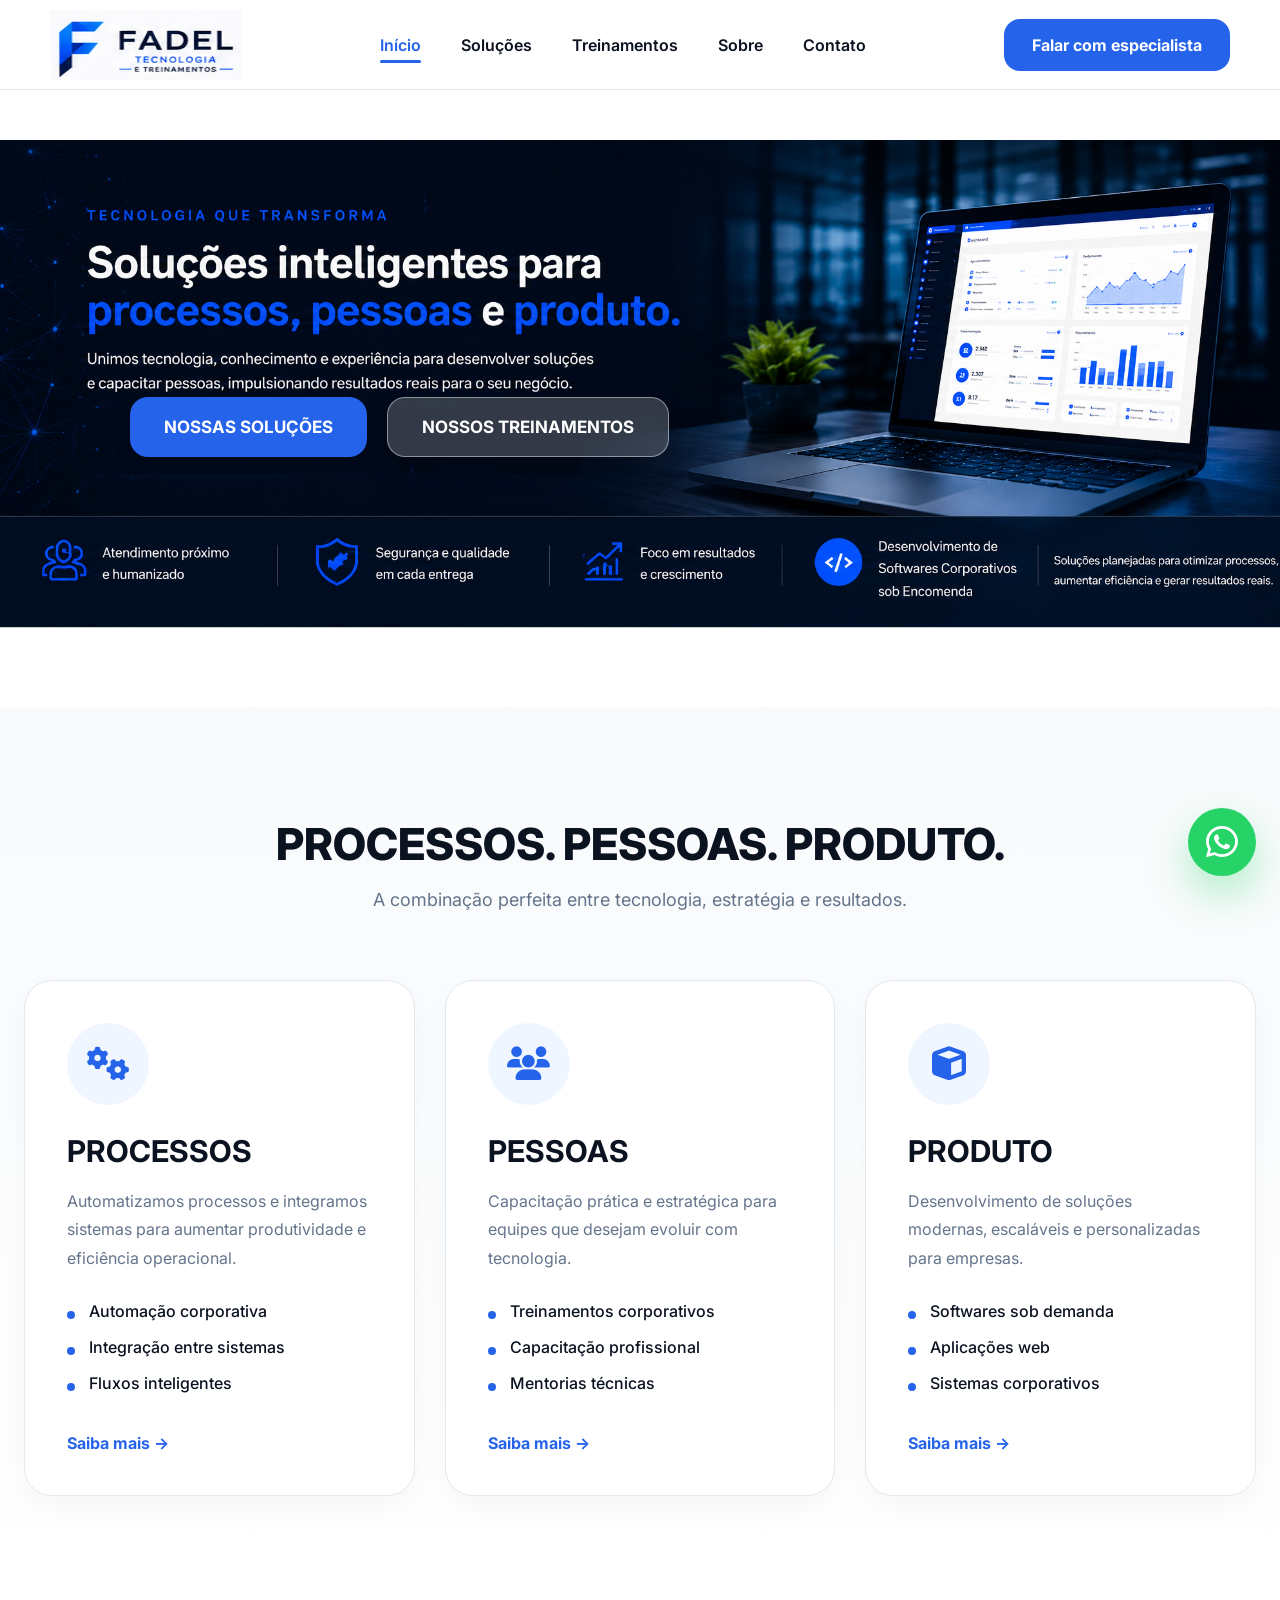
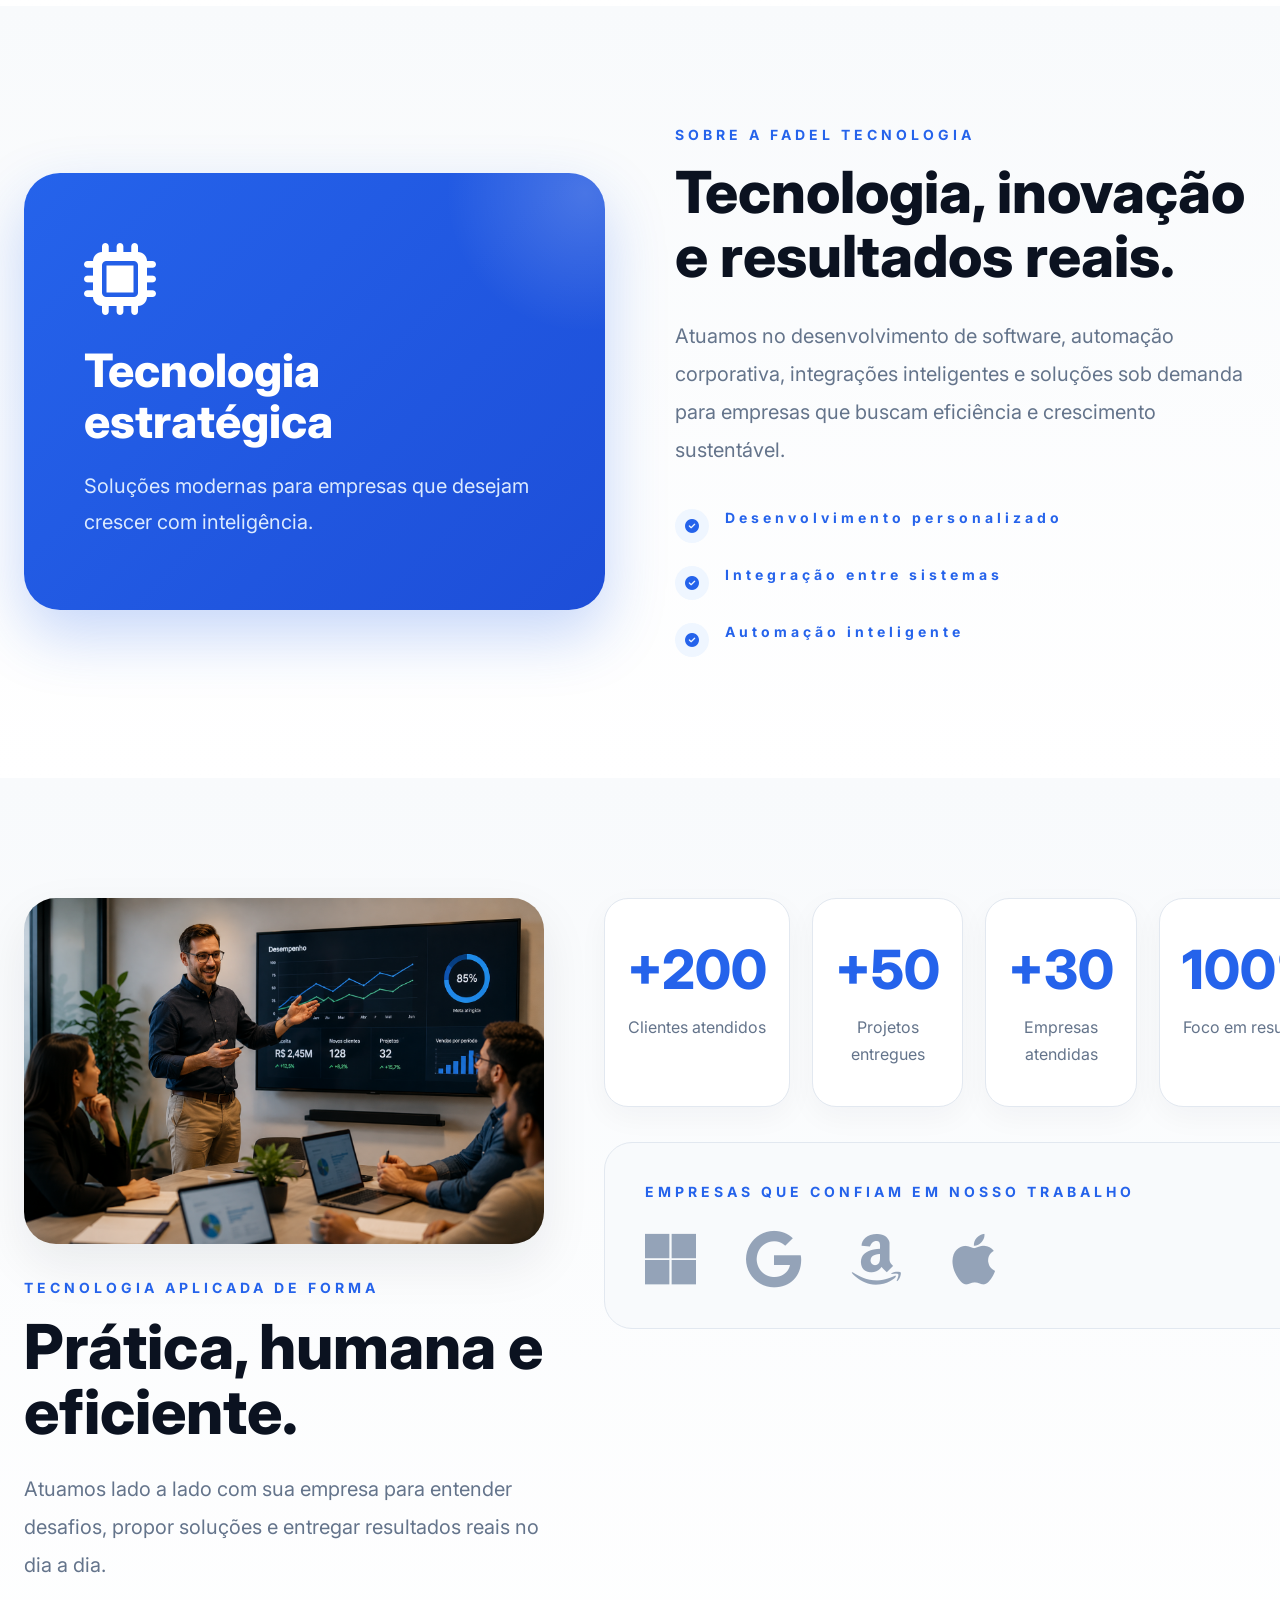
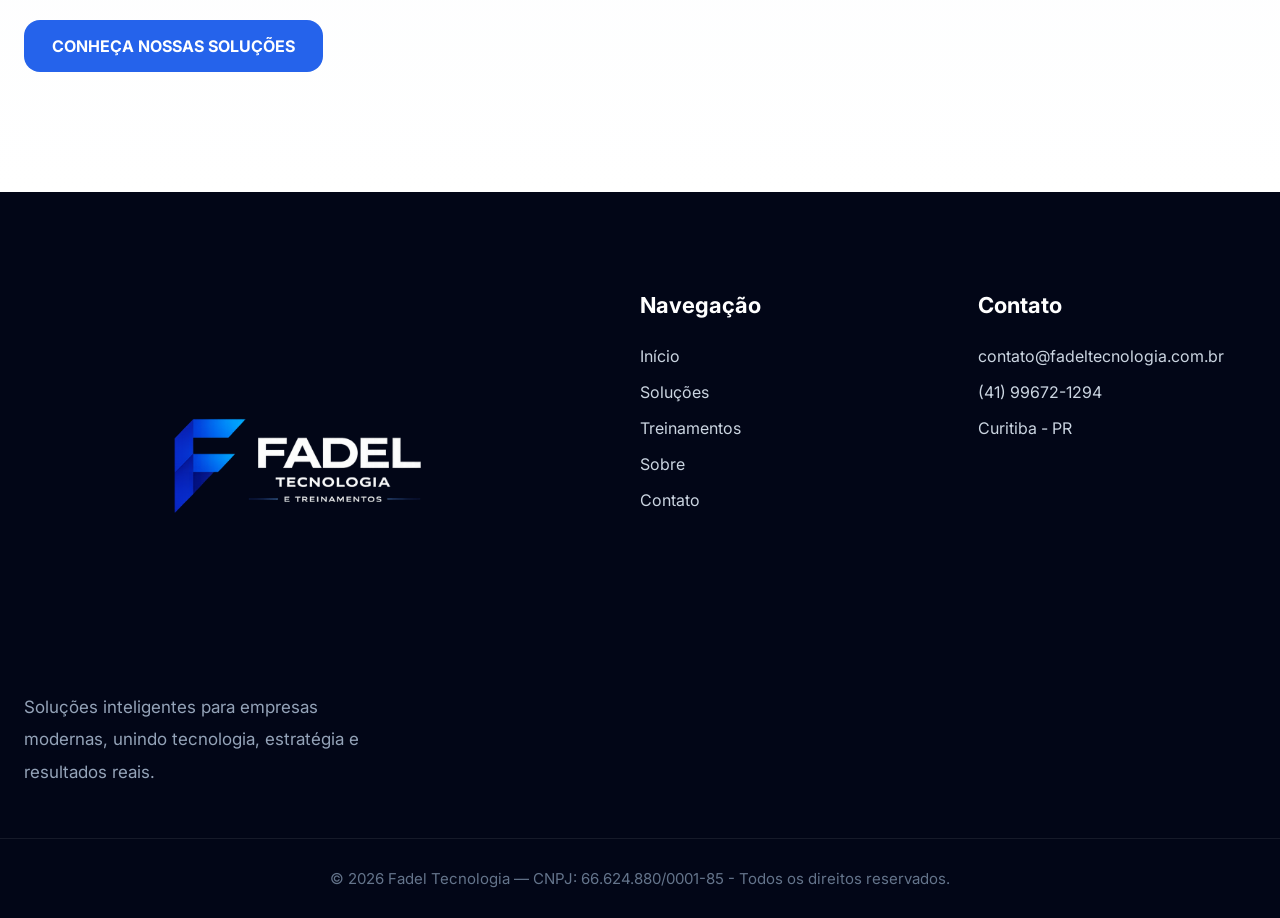
<file: index.html>
<!DOCTYPE html>
<html lang="pt-BR">

<head>

    <meta charset="UTF-8">
    <meta name="viewport" content="width=device-width, initial-scale=1.0">

    <title>Fadel Tecnologia</title>

    <meta name="description"
        content="Soluções tecnológicas, automações corporativas, softwares sob medida e treinamentos estratégicos para empresas.">

    <meta name="keywords"
        content="tecnologia, automação, software corporativo, treinamentos, sistemas empresariais, desenvolvimento de software">

    <meta name="author" content="Fadel Tecnologia">

    <meta property="og:title" content="Fadel Tecnologia">

    <meta property="og:description" content="Tecnologia aplicada com propósito, estratégia e resultado.">

    <meta property="og:type" content="website">

    <meta property="og:image" content="img/banner_site1.png">

    <meta property="og:locale" content="pt_BR">

    <link rel="icon" href="img/favicon.png">

    <link rel="stylesheet" href="css/style.css">

    <link rel="preconnect" href="https://fonts.googleapis.com">
    <link rel="preconnect" href="https://fonts.gstatic.com" crossorigin>

    <link href="https://fonts.googleapis.com/css2?family=Inter:wght@400;500;600;700;800&display=swap" rel="stylesheet">

    <link rel="stylesheet" href="https://cdnjs.cloudflare.com/ajax/libs/font-awesome/6.5.1/css/all.min.css">

</head>

<body>


    <!-- HEADER -->

    <header class="header">

        <div class="logo">
            <img src="img/LOGO.png" alt="Fadel Tecnologia">
        </div>

        <nav class="menu">

            <a href="index.html" class="active">Início</a>
            <a href="solucoes.html">Soluções</a>
            <a href="treinamentos.html">Treinamentos</a>
            <a href="sobre.html">Sobre</a>
            <a href="contato.html">Contato</a>

        </nav>

        <a href="https://wa.me/5541996721294?text=Olá!%20Vim%20através%20do%20site%20da%20Fadel%20Tecnologia."
            target="_blank" class="btn-header">

            Falar com especialista

        </a>

    </header>

    <!-- HERO -->

    <section class="hero-banner">

        <div class="slide active">

            <img src="img/Banner_Site.png" alt="Banner 1">

        </div>

        <div class="slide">

            <img src="img/Banner_Site2.png" alt="Banner 2">

        </div>

        <div class="slide light-slide">

            <img src="img/Banner_Site3.png" alt="Banner 3">

        </div>

        <div class="banner-buttons">

            <a href="solucoes.html" class="btn-banner">
                NOSSAS SOLUÇÕES
            </a>

            <a href="treinamentos.html" class="btn-banner secondary">
                NOSSOS TREINAMENTOS
            </a>

        </div>

    </section>
    <!-- PROCESSOS / PESSOAS / PRODUTO -->

    <section class="cards-section reveal">

        <div class="cards-title">

            <span>
                PROCESSOS. PESSOAS. PRODUTO.
            </span>

            <p>
                A combinação perfeita entre tecnologia, estratégia e resultados.
            </p>

        </div>

        <div class="cards-grid">


            <!-- CARD 1 -->

            <div class="info-card">

                <div class="card-icon">
                    <i class="fa-solid fa-gears"></i>
                </div>

                <h3>PROCESSOS</h3>

                <p>
                    Automatizamos processos e integramos sistemas
                    para aumentar produtividade e eficiência operacional.
                </p>

                <ul>

                    <li>Automação corporativa</li>
                    <li>Integração entre sistemas</li>
                    <li>Fluxos inteligentes</li>

                </ul>

                <a href="processos.html" class="card-link">Saiba mais →</a>

            </div>

            <!-- CARD 2 -->

            <div class="info-card">

                <div class="card-icon">
                    <i class="fa-solid fa-users"></i>
                </div>

                <h3>PESSOAS</h3>

                <p>
                    Capacitação prática e estratégica para equipes
                    que desejam evoluir com tecnologia.
                </p>

                <ul>

                    <li>Treinamentos corporativos</li>
                    <li>Capacitação profissional</li>
                    <li>Mentorias técnicas</li>

                </ul>

                <a href="pessoas.html" class="card-link">Saiba mais →</a>

            </div>

            <!-- CARD 3 -->

            <div class="info-card">

                <div class="card-icon">
                    <i class="fa-solid fa-cube"></i>
                </div>

                <h3>PRODUTO</h3>

                <p>
                    Desenvolvimento de soluções modernas,
                    escaláveis e personalizadas para empresas.
                </p>

                <ul>

                    <li>Softwares sob demanda</li>
                    <li>Aplicações web</li>
                    <li>Sistemas corporativos</li>

                </ul>

                <a href="produto.html" class="card-link">Saiba mais →</a>

            </div>


        </div>

    </section>

    <section class="about reveal">

        <div class="about-content">


            <div class="about-image">

                <div class="about-card">

                    <i class="fa-solid fa-microchip"></i>

                    <h3>
                        Tecnologia estratégica
                    </h3>

                    <p>
                        Soluções modernas para empresas que desejam crescer com inteligência.
                    </p>

                </div>

            </div>

            <div class="about-text">

                <span>
                    SOBRE A FADEL TECNOLOGIA
                </span>

                <h2>
                    Tecnologia, inovação e resultados reais.
                </h2>

                <p>
                    Atuamos no desenvolvimento de software, automação corporativa,
                    integrações inteligentes e soluções sob demanda para empresas
                    que buscam eficiência e crescimento sustentável.
                </p>


                <div class="about-items">

                    <div class="about-item">

                        <i class="fa-solid fa-circle-check"></i>

                        <span>
                            Desenvolvimento personalizado
                        </span>

                    </div>


                    <div class="about-item">

                        <i class="fa-solid fa-circle-check"></i>

                        <span>
                            Integração entre sistemas
                        </span>

                    </div>


                    <div class="about-item">

                        <i class="fa-solid fa-circle-check"></i>

                        <span>
                            Automação inteligente
                        </span>

                    </div>

                </div>

            </div>


        </div>

    </section>

    <!-- BUSINESS SECTION -->

    <section class="business-section reveal">

        <div class="business-content">


            <!-- LEFT -->

            <div class="business-left">

                <img src="img/business_Image.png" alt="Equipe Fadel Tecnologia">

                <div class="business-text">

                    <span>
                        TECNOLOGIA APLICADA DE FORMA
                    </span>

                    <h2>
                        Prática, humana e eficiente.
                    </h2>

                    <p>
                        Atuamos lado a lado com sua empresa
                        para entender desafios, propor soluções
                        e entregar resultados reais no dia a dia.
                    </p>

                    <a href="solucoes.html" class="business-btn">
                        CONHEÇA NOSSAS SOLUÇÕES
                    </a>
                </div>

            </div>

            <!-- RIGHT -->

            <div class="business-right">


                <!-- STATS -->

                <div class="business-stats">


                    <div class="business-stat">

                        <h3>+200</h3>

                        <p>Clientes atendidos</p>

                    </div>


                    <div class="business-stat">

                        <h3>+50</h3>

                        <p>Projetos entregues</p>

                    </div>


                    <div class="business-stat">

                        <h3>+30</h3>

                        <p>Empresas atendidas</p>

                    </div>


                    <div class="business-stat">

                        <h3>100%</h3>

                        <p>Foco em resultados</p>

                    </div>

                </div>

                <!-- TRUSTED -->

                <div class="trusted">

                    <span>
                        EMPRESAS QUE CONFIAM EM NOSSO TRABALHO
                    </span>

                    <div class="trusted-logos">

                        <i class="fa-brands fa-microsoft"></i>
                        <i class="fa-brands fa-google"></i>
                        <i class="fa-brands fa-amazon"></i>
                        <i class="fa-brands fa-apple"></i>

                    </div>

                </div>

            </div>

        </div>

    </section>

    <!-- FOOTER -->

    <footer class="footer">

        <div class="footer-grid">


            <!-- BRAND -->

            <div class="footer-brand">

                <img src="img/LOGO_FOOTER.png" alt="Fadel Tecnologia">

                <p>
                    Soluções inteligentes para empresas modernas,
                    unindo tecnologia, estratégia e resultados reais.
                </p>

            </div>



            <!-- LINKS -->

            <div class="footer-links">

                <h4>Navegação</h4>

                <a href="index.html">Início</a>
                <a href="solucoes.html">Soluções</a>
                <a href="treinamentos.html">Treinamentos</a>
                <a href="sobre.html">Sobre</a>
                <a href="contato.html">Contato</a>

            </div>



            <!-- CONTACT -->

            <div class="footer-contact">

                <h4>Contato</h4>

                <a href="contato.html">
                    contato@fadeltecnologia.com.br
                </a>

                <a href="#">
                    (41) 99672-1294
                </a>

                <a href="#">
                    Curitiba - PR
                </a>

            </div>

        </div>



        <!-- COPY -->

        <div class="footer-copy">

            © 2026 Fadel Tecnologia — CNPJ: 66.624.880/0001-85 - Todos os direitos reservados.

        </div>

    </footer>

    <!-- WHATSAPP FLOAT -->

    <a href="https://wa.me/5541996721294?text=Olá!%20Vim%20através%20do%20site%20da%20Fadel%20Tecnologia."
        class="whatsapp-float" target="_blank">

        <i class="fa-brands fa-whatsapp"></i>

    </a>

    <script src="js/script.js"></script>

</body>

</html>
</file>
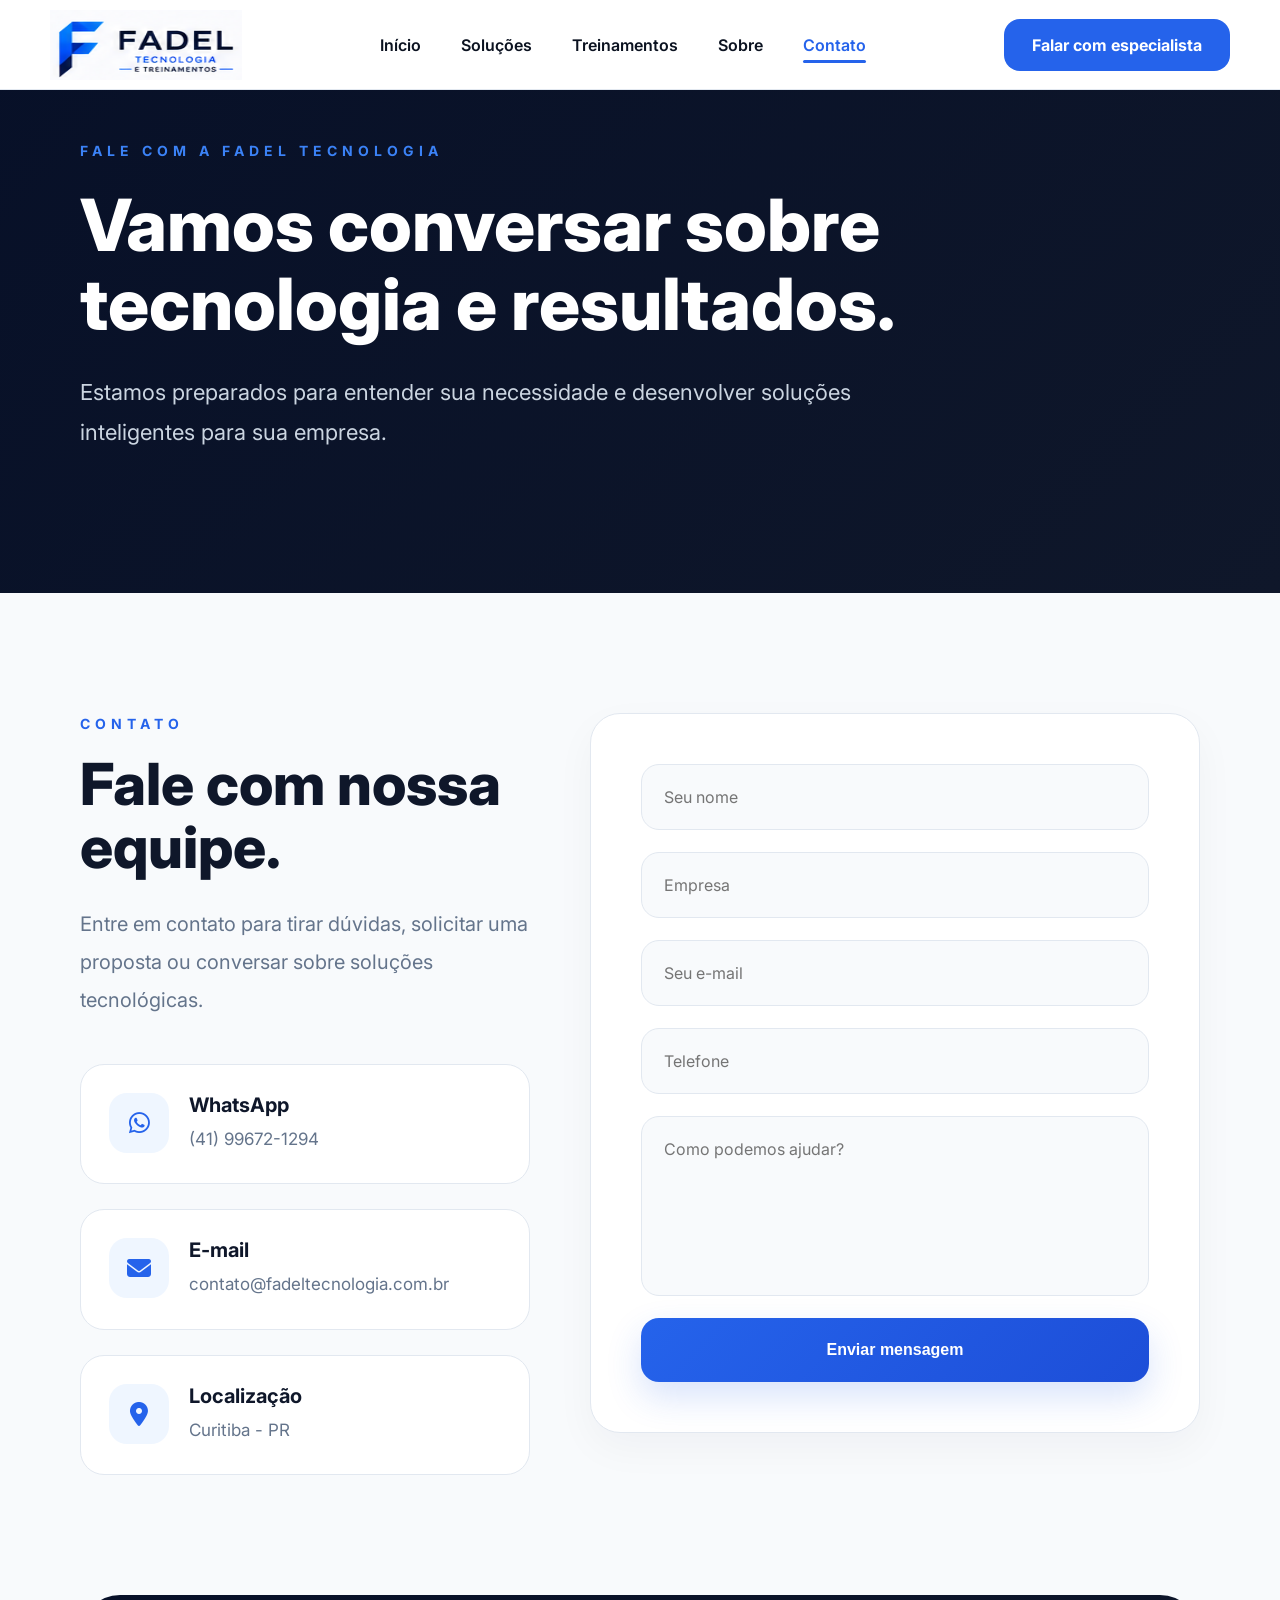
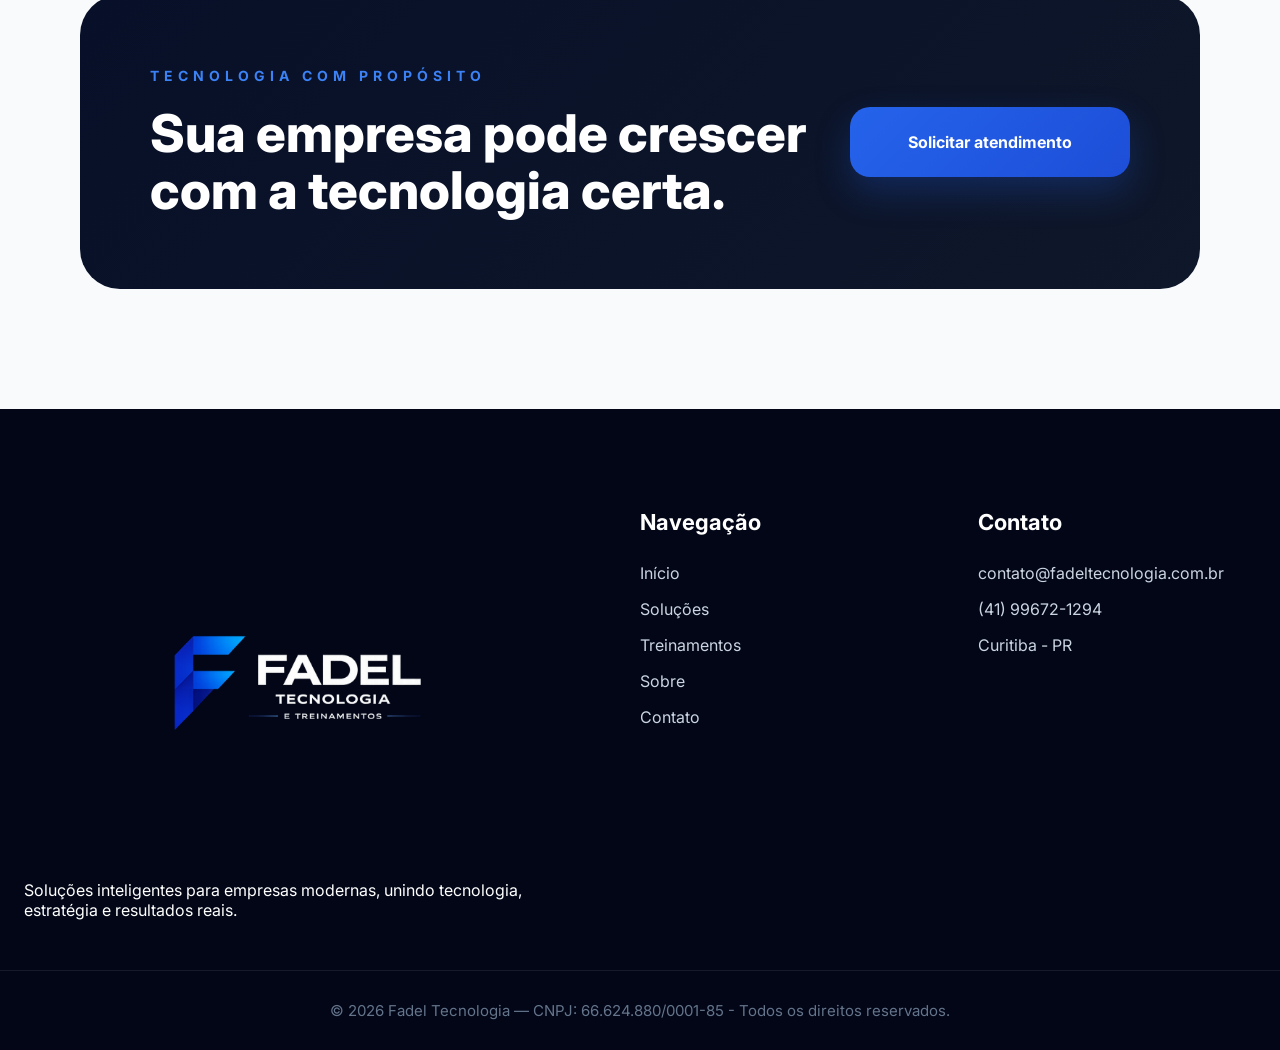
<file: contato.html>
<!DOCTYPE html>
<html lang="pt-BR">

<head>

    <meta charset="UTF-8">

    <meta name="viewport" content="width=device-width, initial-scale=1.0">

    <title>Contato - Fadel Tecnologia</title>


    <!-- SEO -->

    <meta name="description"
        content="Entre em contato com a Fadel Tecnologia e descubra soluções inteligentes para sua empresa.">

    <meta name="keywords"
        content="contato tecnologia, automação corporativa, software empresarial, desenvolvimento de sistemas">

    <meta name="author" content="Fadel Tecnologia">


    <!-- OPEN GRAPH -->

    <meta property="og:title" content="Contato - Fadel Tecnologia">

    <meta property="og:description"
        content="Fale com a Fadel Tecnologia e descubra soluções inteligentes para empresas modernas.">

    <meta property="og:type" content="website">

    <meta property="og:image" content="img/Banner_Site.png">

    <meta property="og:locale" content="pt_BR">


    <!-- FAVICON -->

    <link rel="icon" href="img/favicon.png">


    <!-- CSS -->

    <link rel="stylesheet" href="css/style.css">

    <link rel="stylesheet" href="css/contato.css">


    <!-- GOOGLE FONTS -->

    <link rel="preconnect" href="https://fonts.googleapis.com">

    <link rel="preconnect" href="https://fonts.gstatic.com" crossorigin>

    <link href="https://fonts.googleapis.com/css2?family=Inter:wght@400;500;600;700;800&display=swap" rel="stylesheet">


    <!-- ICONS -->

    <link rel="stylesheet" href="https://cdnjs.cloudflare.com/ajax/libs/font-awesome/6.5.1/css/all.min.css">

</head>

<body>


    <!-- HEADER -->

    <header class="header">

        <div class="logo">
            <img src="img/LOGO.png" alt="Fadel Tecnologia">
        </div>

        <nav class="menu">

            <a href="index.html">Início</a>
            <a href="solucoes.html">Soluções</a>
            <a href="treinamentos.html">Treinamentos</a>
            <a href="sobre.html">Sobre</a>
            <a href="contato.html" class="active">Contato</a>

        </nav>

        <a href="https://wa.me/5541996721294?text=Olá!%20Vim%20através%20do%20site%20da%20Fadel%20Tecnologia."
            target="_blank" class="btn-header">

            Falar com especialista

        </a>

    </header>



    <!-- HERO -->

    <section class="contact-hero reveal">

        <div class="contact-hero-content">

            <span>FALE COM A FADEL TECNOLOGIA</span>

            <h1>
                Vamos conversar sobre tecnologia e resultados.
            </h1>

            <p>
                Estamos preparados para entender sua necessidade
                e desenvolver soluções inteligentes para sua empresa.
            </p>

        </div>

    </section>



    <!-- CONTACT -->

    <section class="contact-section reveal">

        <div class="contact-grid">


            <!-- INFO -->

            <div class="contact-info">

                <span>CONTATO</span>

                <h2>
                    Fale com nossa equipe.
                </h2>

                <p>
                    Entre em contato para tirar dúvidas,
                    solicitar uma proposta ou conversar
                    sobre soluções tecnológicas.
                </p>


                <div class="contact-items">


                    <div class="contact-item">

                        <i class="fa-brands fa-whatsapp"></i>

                        <div>

                            <strong>WhatsApp</strong>

                            <p>(41) 99672-1294</p>

                        </div>

                    </div>


                    <div class="contact-item">

                        <i class="fa-solid fa-envelope"></i>

                        <div>

                            <strong>E-mail</strong>

                            <p>contato@fadeltecnologia.com.br</p>

                        </div>

                    </div>


                    <div class="contact-item">

                        <i class="fa-solid fa-location-dot"></i>

                        <div>

                            <strong>Localização</strong>

                            <p>Curitiba - PR</p>

                        </div>

                    </div>

                </div>

            </div>



            <!-- FORM -->

            <div class="contact-form">

                <form action="https://api.web3forms.com/submit" method="POST">

                    <input type="hidden" name="access_key" value="47de1a17-32d2-4f68-9e62-5a11cbffd770">

                    <input type="text" name="nome" placeholder="Seu nome" required>

                    <input type="text" name="empresa" placeholder="Empresa">

                    <input type="email" name="email" placeholder="Seu e-mail" required>

                    <input type="text" name="telefone" placeholder="Telefone">

                    <textarea name="mensagem" placeholder="Como podemos ajudar?" required></textarea>

                    <button type="submit">

                        Enviar mensagem

                    </button>

                </form>

            </div>

        </div>

    </section>

    <!-- CTA FINAL -->

    <section class="contact-cta reveal">

        <div class="contact-cta-content">

            <div>

                <span>TECNOLOGIA COM PROPÓSITO</span>

                <h2>
                    Sua empresa pode crescer com a tecnologia certa.
                </h2>

            </div>

            <a href="https://wa.me/5541996721294?text=Olá!%20Gostaria%20de%20solicitar%20um%20atendimento%20pela%20Fadel%20Tecnologia."
                target="_blank">

                Solicitar atendimento

            </a>

        </div>

    </section>

    <!-- FOOTER -->

    <footer class="footer">

        <div class="footer-grid">


            <!-- BRAND -->

            <div>

                <img src="img/LOGO_FOOTER.png" alt="Fadel Tecnologia">

                <p>
                    Soluções inteligentes para empresas modernas,
                    unindo tecnologia, estratégia e resultados reais.
                </p>

            </div>



            <!-- NAVIGATION -->

            <div>

                <h4>Navegação</h4>

                <a href="index.html">Início</a>
                <a href="solucoes.html">Soluções</a>
                <a href="treinamentos.html">Treinamentos</a>
                <a href="sobre.html">Sobre</a>
                <a href="contato.html">Contato</a>

            </div>



            <!-- CONTACT -->

            <div>

                <h4>Contato</h4>

                <a href="contato.html">
                    contato@fadeltecnologia.com.br
                </a>

                <a href="#">
                    (41) 99672-1294
                </a>

                <a href="#">
                    Curitiba - PR
                </a>

            </div>

        </div>



        <!-- COPYRIGHT -->

        <div class="footer-copy">

            © 2026 Fadel Tecnologia — CNPJ: 66.624.880/0001-85 - Todos os direitos reservados.

        </div>

    </footer>

    <script src="js/script.js"></script>

</body>

</html>
</file>
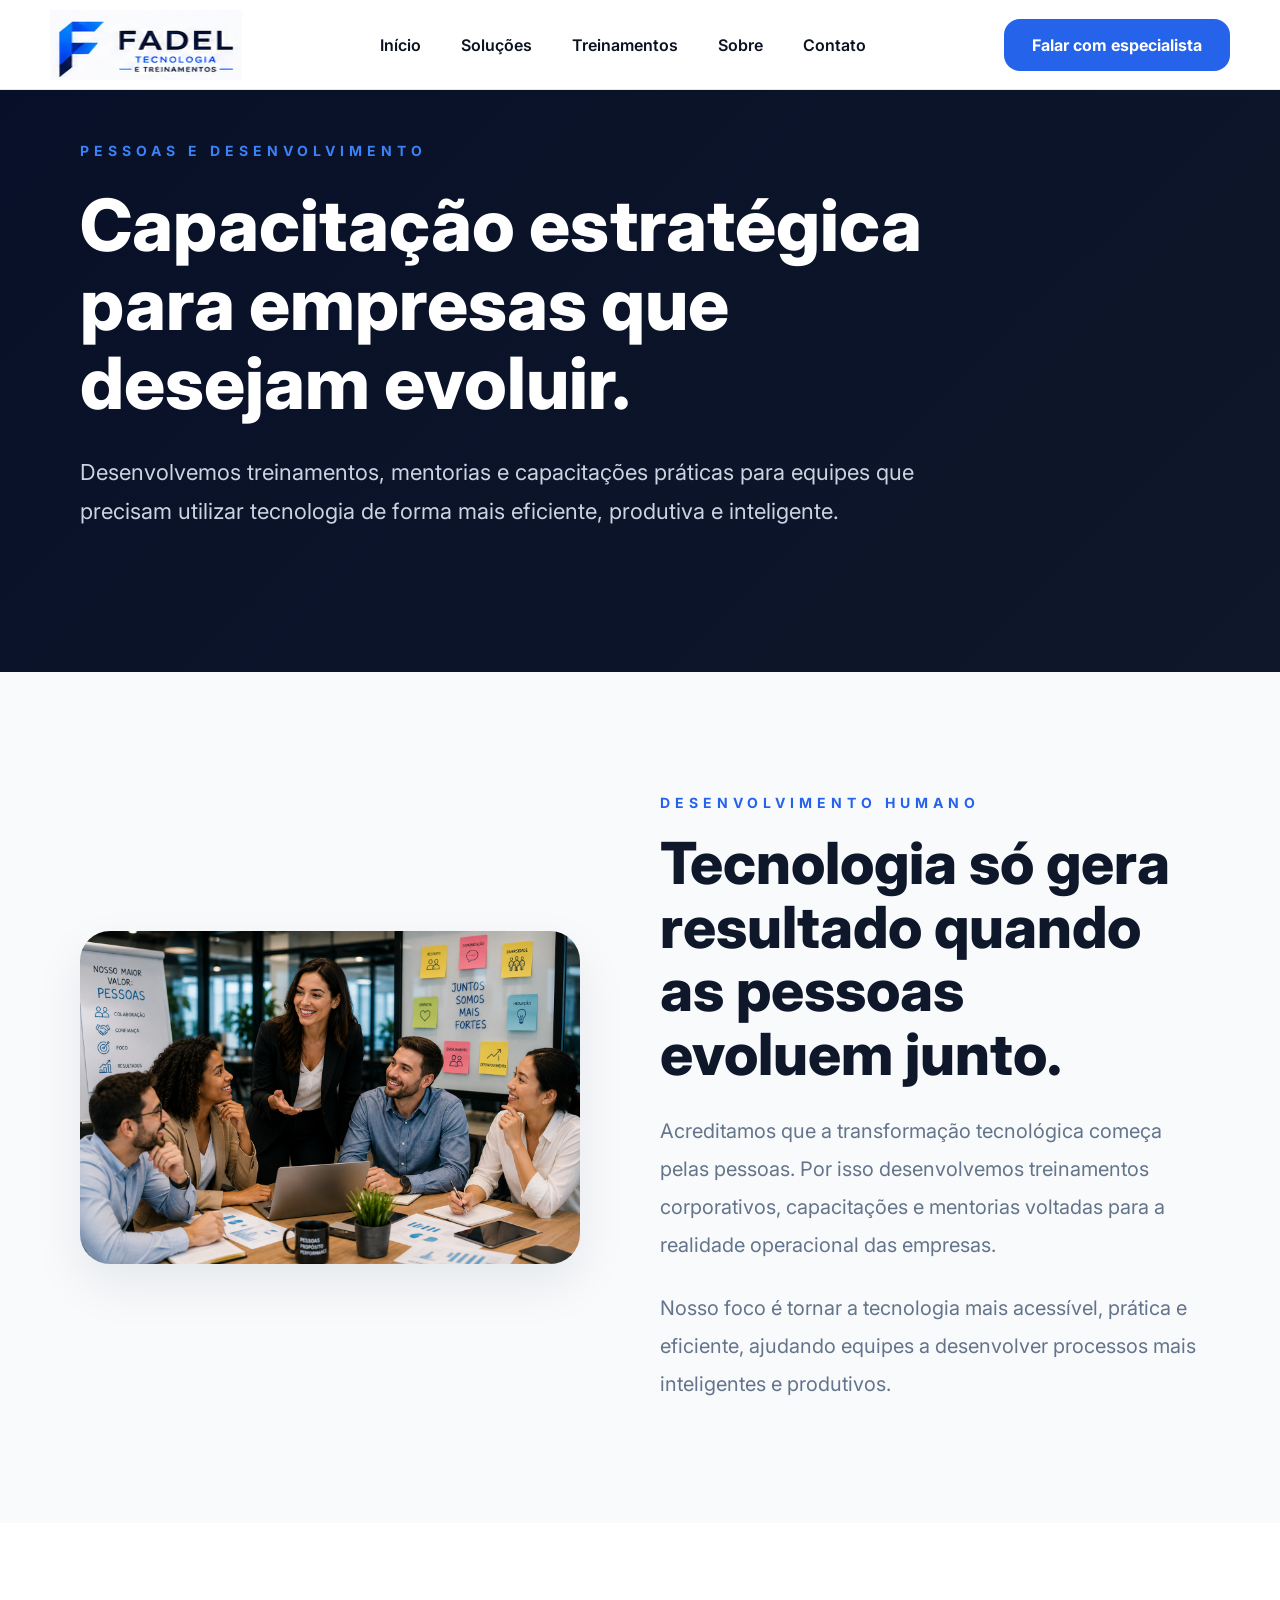
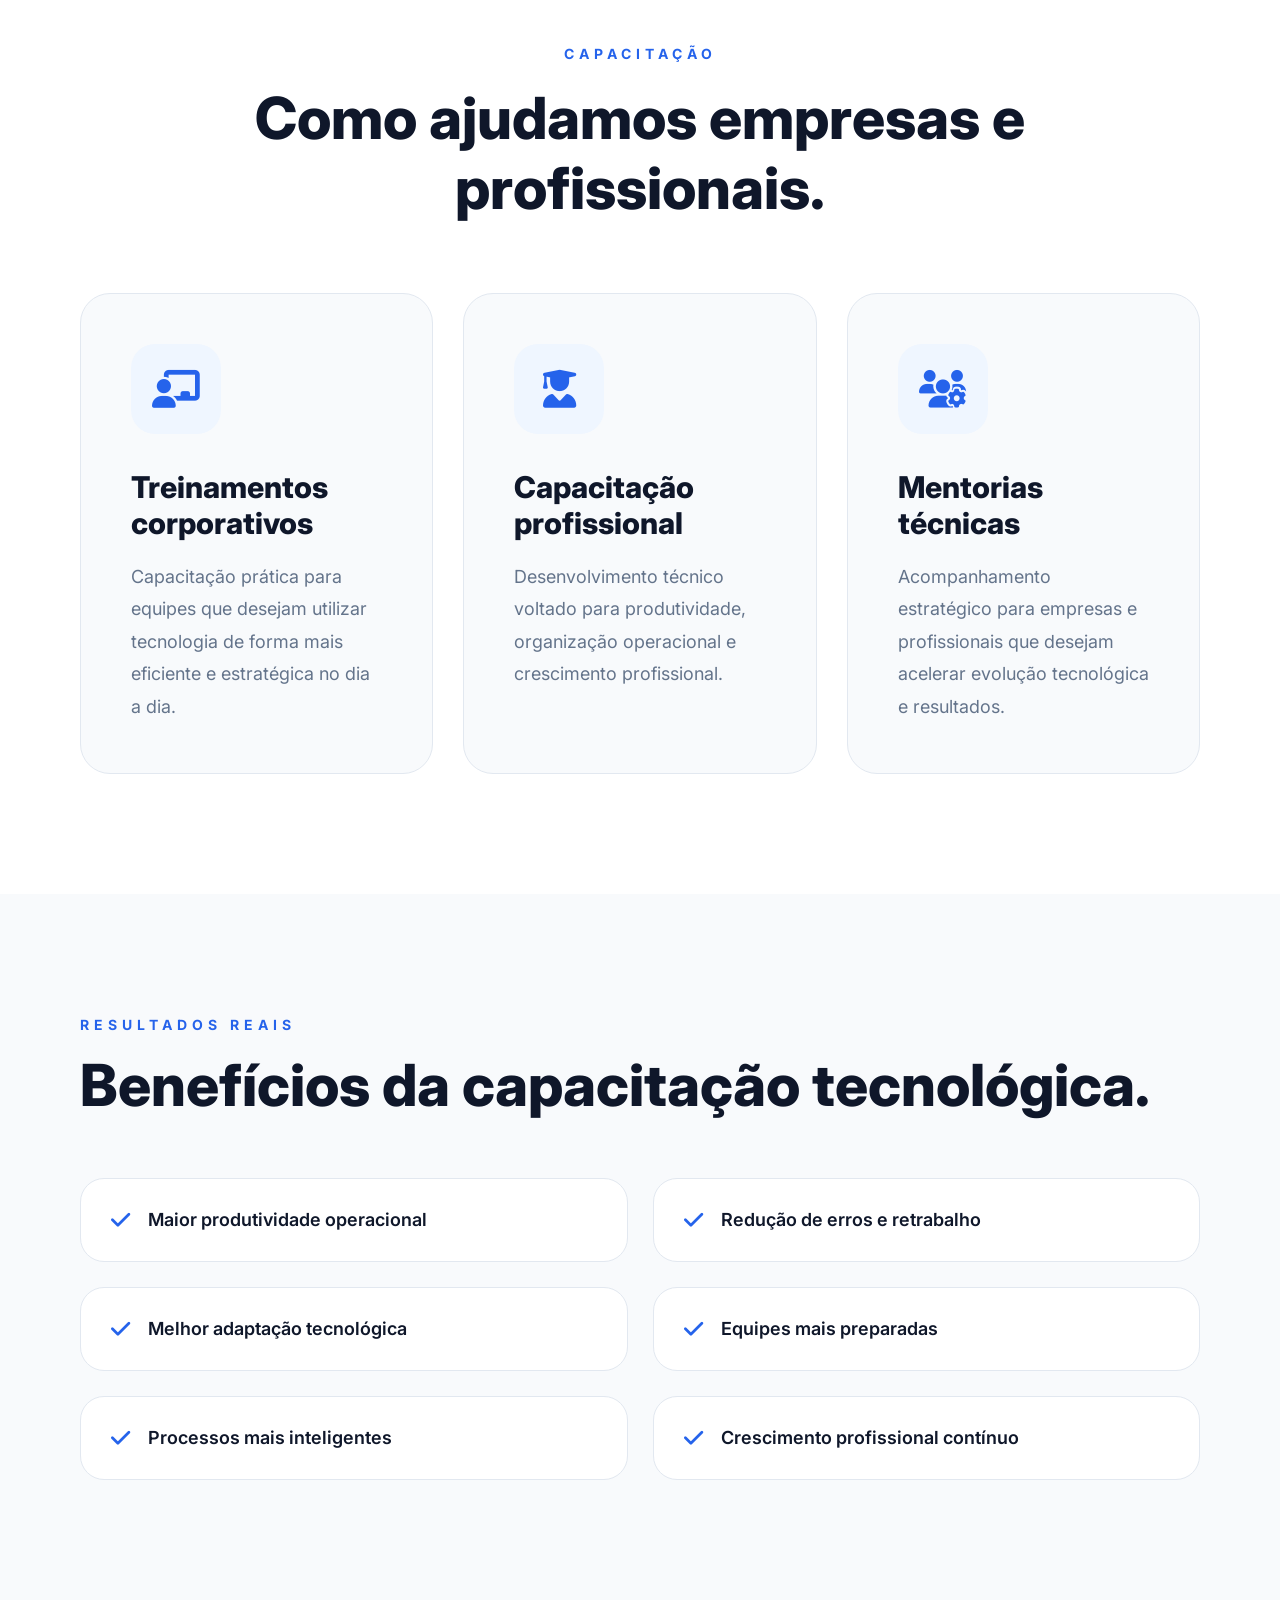
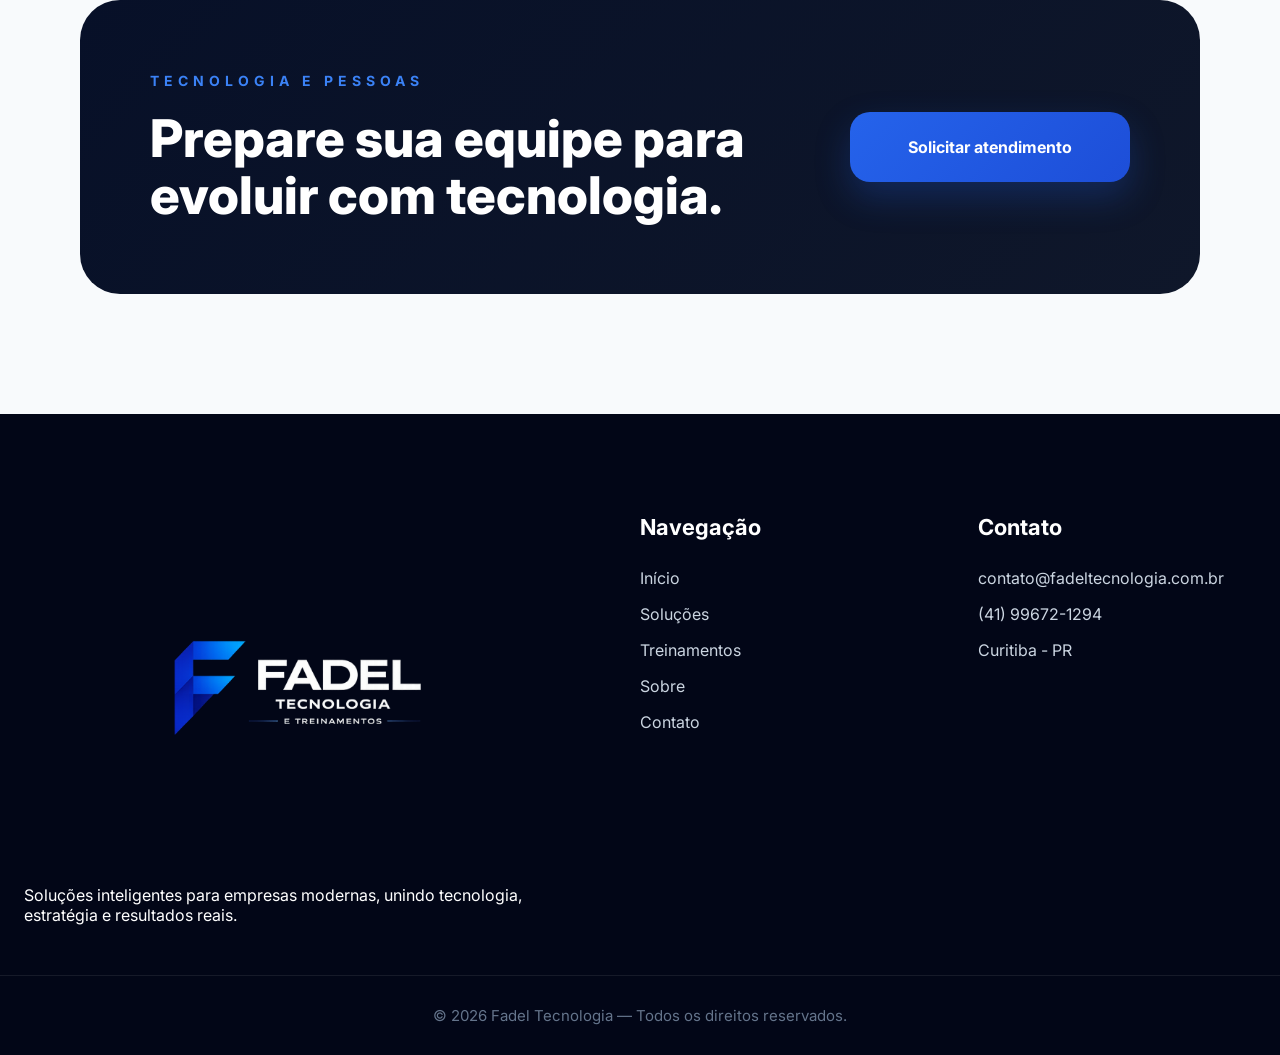
<file: pessoas.html>
<!DOCTYPE html>
<html lang="pt-BR">

<head>

    <meta charset="UTF-8">

    <meta name="viewport" content="width=device-width, initial-scale=1.0">

    <title>Pessoas - Fadel Tecnologia</title>


    <!-- SEO -->

    <meta name="description"
        content="Capacitação prática, treinamentos corporativos e desenvolvimento profissional com foco em tecnologia e resultados reais.">

    <meta name="keywords"
        content="treinamentos corporativos, capacitação profissional, mentoria técnica, tecnologia empresarial">

    <meta name="author" content="Fadel Tecnologia">


    <!-- OPEN GRAPH -->

    <meta property="og:title" content="Pessoas - Fadel Tecnologia">

    <meta property="og:description"
        content="Desenvolvimento de pessoas através de treinamentos, mentorias e capacitação estratégica.">

    <meta property="og:type" content="website">

    <meta property="og:image" content="img/Banner_Site.png">

    <meta property="og:locale" content="pt_BR">


    <!-- FAVICON -->

    <link rel="icon" href="img/favicon.png">


    <!-- CSS -->

    <link rel="stylesheet" href="css/style.css?v=2">

    <link rel="stylesheet" href="css/pessoas.css?v=2">


    <!-- GOOGLE FONTS -->

    <link rel="preconnect" href="https://fonts.googleapis.com">

    <link rel="preconnect" href="https://fonts.gstatic.com" crossorigin>

    <link href="https://fonts.googleapis.com/css2?family=Inter:wght@400;500;600;700;800&display=swap" rel="stylesheet">


    <!-- ICONS -->

    <link rel="stylesheet" href="https://cdnjs.cloudflare.com/ajax/libs/font-awesome/6.5.1/css/all.min.css">

</head>

<body>


    <!-- HEADER -->

    <header class="header">

        <div class="logo">
            <img src="img/LOGO.png" alt="Fadel Tecnologia">
        </div>

        <nav class="menu">

            <a href="index.html">Início</a>
            <a href="solucoes.html">Soluções</a>
            <a href="treinamentos.html">Treinamentos</a>
            <a href="sobre.html">Sobre</a>
            <a href="contato.html">Contato</a>

        </nav>

        <a href="https://wa.me/5541996721294?text=Olá!%20Vim%20através%20do%20site%20da%20Fadel%20Tecnologia."
            target="_blank" class="btn-header">

            Falar com especialista

        </a>

    </header>


    <!-- HERO -->

    <section class="people-hero reveal">

        <div class="people-hero-content">

            <span>PESSOAS E DESENVOLVIMENTO</span>

            <h1>
                Capacitação estratégica para empresas que desejam evoluir.
            </h1>

            <p>
                Desenvolvemos treinamentos, mentorias e capacitações práticas
                para equipes que precisam utilizar tecnologia de forma mais eficiente,
                produtiva e inteligente.
            </p>

        </div>

    </section>


    <!-- INTRO -->

    <section class="people-intro reveal">

        <div class="people-intro-grid">

            <div class="people-intro-image">

                <img src="img/Img_pessoas.png" alt="Treinamentos Fadel Tecnologia">

            </div>


            <div class="people-intro-text">

                <span>DESENVOLVIMENTO HUMANO</span>

                <h2>
                    Tecnologia só gera resultado quando as pessoas evoluem junto.
                </h2>

                <p>
                    Acreditamos que a transformação tecnológica começa pelas pessoas.
                    Por isso desenvolvemos treinamentos corporativos, capacitações e mentorias
                    voltadas para a realidade operacional das empresas.
                </p>

                <p>
                    Nosso foco é tornar a tecnologia mais acessível, prática e eficiente,
                    ajudando equipes a desenvolver processos mais inteligentes e produtivos.
                </p>

            </div>

        </div>

    </section>


    <!-- SOLUTIONS -->

    <section class="people-services reveal">

        <div class="people-services-title">

            <span>CAPACITAÇÃO</span>

            <h2>
                Como ajudamos empresas e profissionais.
            </h2>

        </div>


        <div class="people-services-grid">


            <div class="people-card">

                <i class="fa-solid fa-chalkboard-user"></i>

                <h3>Treinamentos corporativos</h3>

                <p>
                    Capacitação prática para equipes que desejam utilizar tecnologia
                    de forma mais eficiente e estratégica no dia a dia.
                </p>

            </div>


            <div class="people-card">

                <i class="fa-solid fa-user-graduate"></i>

                <h3>Capacitação profissional</h3>

                <p>
                    Desenvolvimento técnico voltado para produtividade,
                    organização operacional e crescimento profissional.
                </p>

            </div>


            <div class="people-card">

                <i class="fa-solid fa-users-gear"></i>

                <h3>Mentorias técnicas</h3>

                <p>
                    Acompanhamento estratégico para empresas e profissionais
                    que desejam acelerar evolução tecnológica e resultados.
                </p>

            </div>


        </div>

    </section>


    <!-- BENEFITS -->

    <section class="people-benefits reveal">

        <div class="people-benefits-content">

            <span>RESULTADOS REAIS</span>

            <h2>
                Benefícios da capacitação tecnológica.
            </h2>


            <div class="people-benefits-grid">

                <div class="people-benefit">

                    <i class="fa-solid fa-check"></i>

                    <span>Maior produtividade operacional</span>

                </div>


                <div class="people-benefit">

                    <i class="fa-solid fa-check"></i>

                    <span>Redução de erros e retrabalho</span>

                </div>


                <div class="people-benefit">

                    <i class="fa-solid fa-check"></i>

                    <span>Melhor adaptação tecnológica</span>

                </div>


                <div class="people-benefit">

                    <i class="fa-solid fa-check"></i>

                    <span>Equipes mais preparadas</span>

                </div>


                <div class="people-benefit">

                    <i class="fa-solid fa-check"></i>

                    <span>Processos mais inteligentes</span>

                </div>


                <div class="people-benefit">

                    <i class="fa-solid fa-check"></i>

                    <span>Crescimento profissional contínuo</span>

                </div>


            </div>

        </div>

    </section>


    <!-- CTA -->

    <section class="people-cta reveal">

        <div class="people-cta-content">

            <div>

                <span>TECNOLOGIA E PESSOAS</span>

                <h2>
                    Prepare sua equipe para evoluir com tecnologia.
                </h2>

            </div>


            <a href="contato.html">

                Solicitar atendimento

            </a>

        </div>

    </section>


    <!-- FOOTER -->

    <footer class="footer">

        <div class="footer-grid">


            <!-- BRAND -->

            <div>

                <img src="img/LOGO_FOOTER.png" alt="Fadel Tecnologia">

                <p>
                    Soluções inteligentes para empresas modernas,
                    unindo tecnologia, estratégia e resultados reais.
                </p>

            </div>


            <!-- NAVIGATION -->

            <div>

                <h4>Navegação</h4>

                <a href="index.html">Início</a>
                <a href="solucoes.html">Soluções</a>
                <a href="treinamentos.html">Treinamentos</a>
                <a href="sobre.html">Sobre</a>
                <a href="contato.html">Contato</a>

            </div>


            <!-- CONTACT -->

            <div>

                <h4>Contato</h4>

                <a href="#">
                    contato@fadeltecnologia.com.br
                </a>

                <a href="#">
                    (41) 99672-1294
                </a>

                <a href="#">
                    Curitiba - PR
                </a>

            </div>

        </div>


        <!-- COPYRIGHT -->

        <div class="footer-copy">

            © 2026 Fadel Tecnologia — Todos os direitos reservados.

        </div>

    </footer>


    <script src="js/script.js"></script>

</body>

</html>
</file>
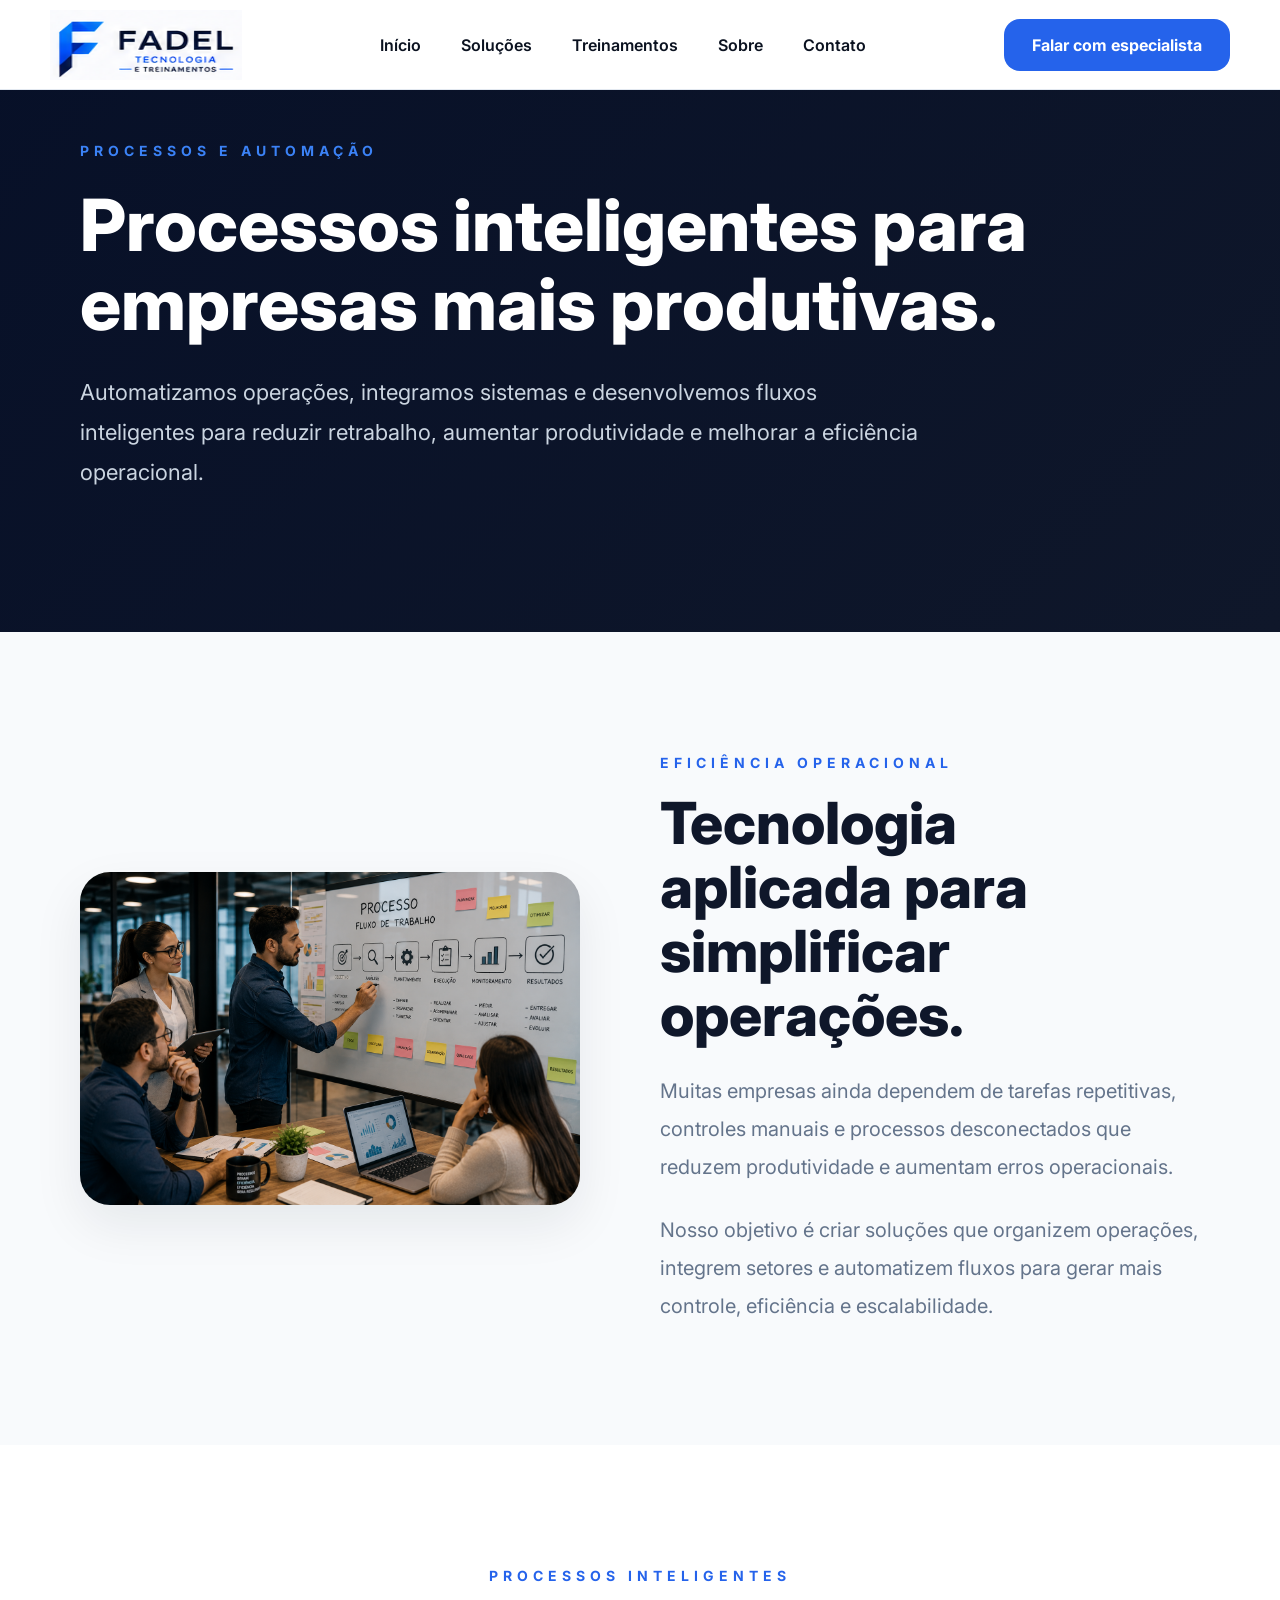
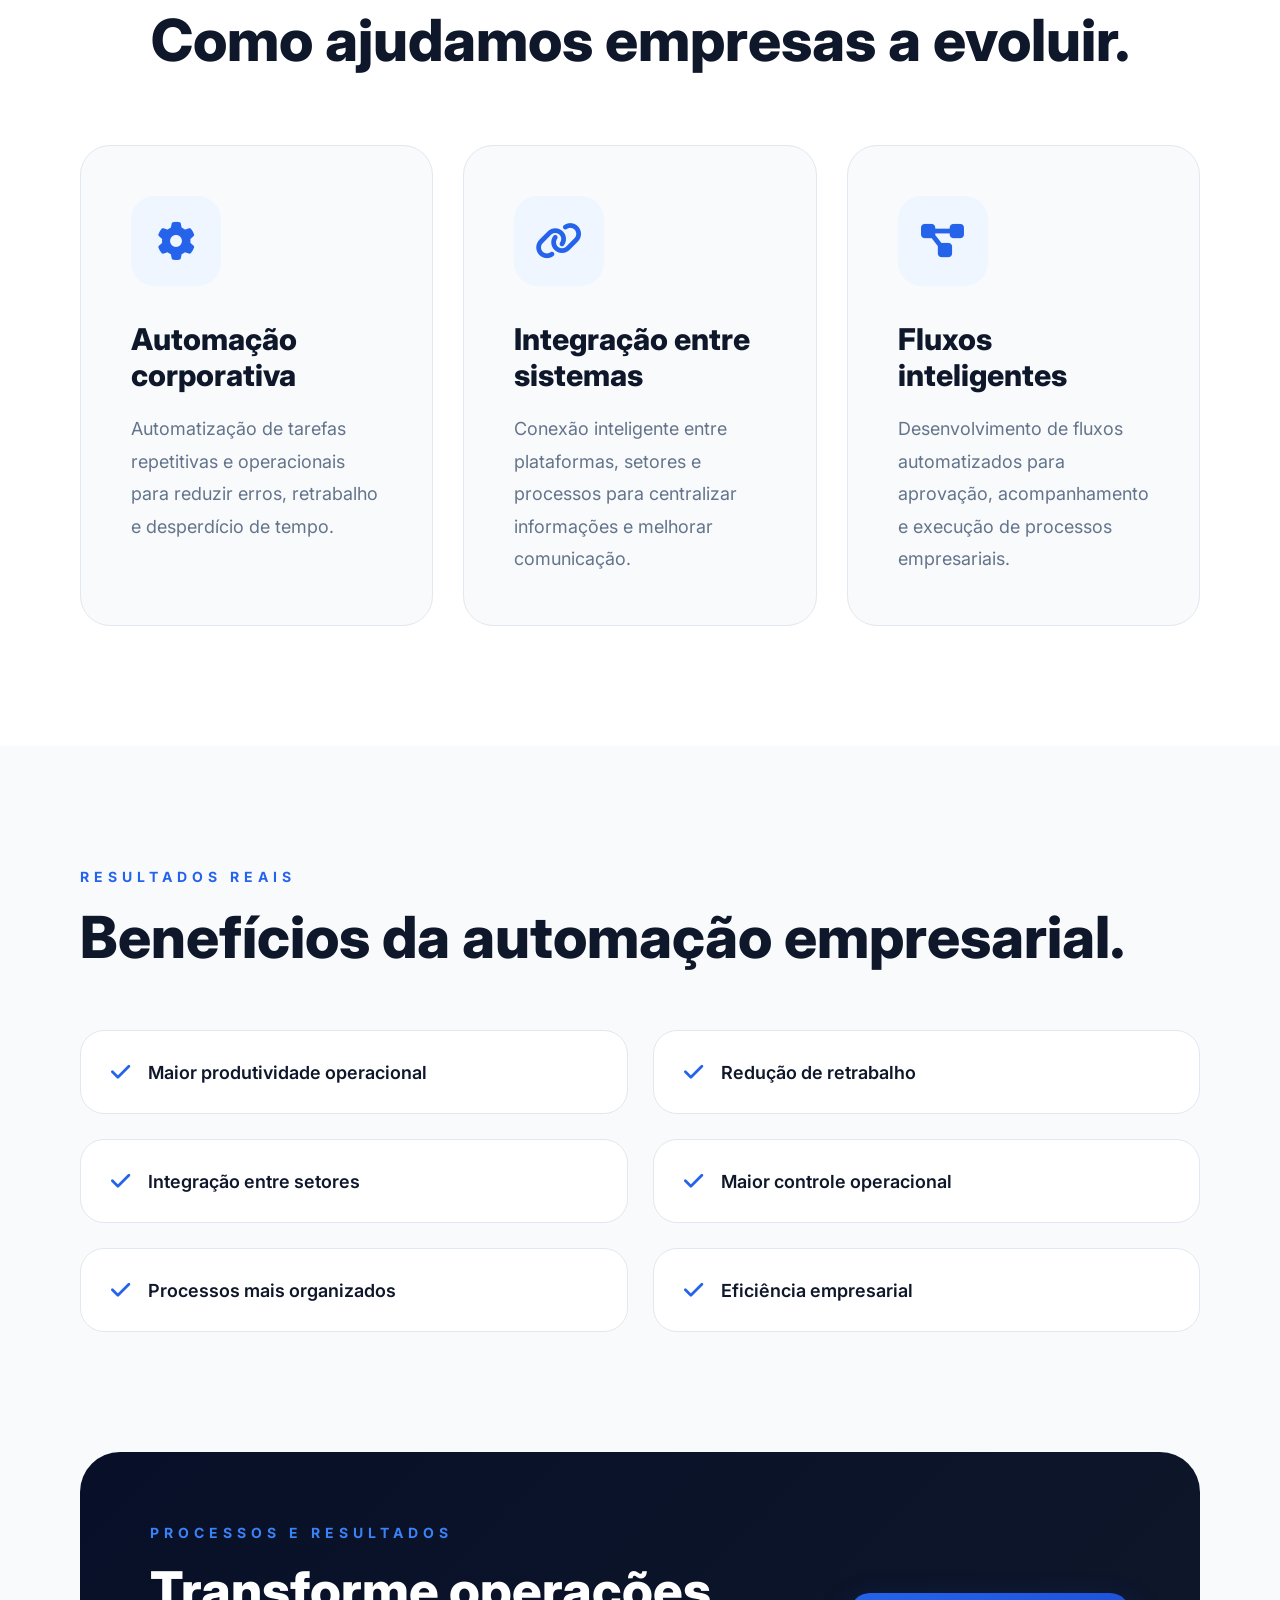
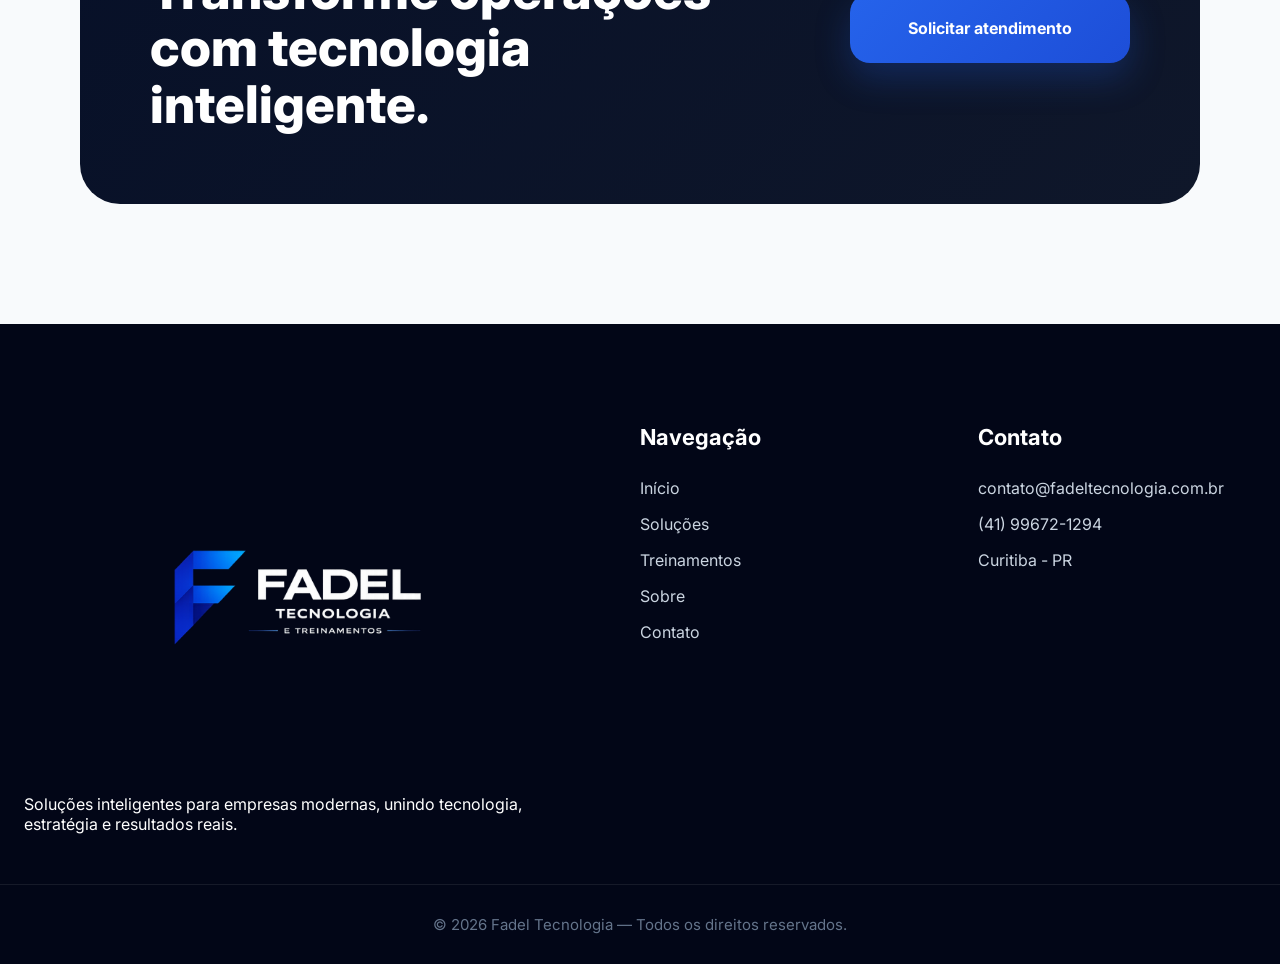
<file: processos.html>
<!DOCTYPE html>
<html lang="pt-BR">

<head>

    <meta charset="UTF-8">

    <meta name="viewport" content="width=device-width, initial-scale=1.0">

    <title>Processos - Fadel Tecnologia</title>


    <!-- SEO -->

    <meta name="description"
        content="Automação corporativa, integração entre sistemas e fluxos inteligentes para empresas modernas.">

    <meta name="keywords"
        content="automação corporativa, integração de sistemas, fluxos inteligentes, produtividade empresarial">

    <meta name="author" content="Fadel Tecnologia">


    <!-- OPEN GRAPH -->

    <meta property="og:title" content="Processos - Fadel Tecnologia">

    <meta property="og:description"
        content="Processos inteligentes para empresas mais produtivas e eficientes.">

    <meta property="og:type" content="website">

    <meta property="og:image" content="img/Banner_Site.png">

    <meta property="og:locale" content="pt_BR">


    <!-- FAVICON -->

    <link rel="icon" href="img/favicon.png">


    <!-- CSS -->

    <link rel="stylesheet" href="css/style.css?v=2">

    <link rel="stylesheet" href="css/processos.css?v=2">


    <!-- GOOGLE FONTS -->

    <link rel="preconnect" href="https://fonts.googleapis.com">

    <link rel="preconnect" href="https://fonts.gstatic.com" crossorigin>

    <link href="https://fonts.googleapis.com/css2?family=Inter:wght@400;500;600;700;800&display=swap"
        rel="stylesheet">


    <!-- ICONS -->

    <link rel="stylesheet" href="https://cdnjs.cloudflare.com/ajax/libs/font-awesome/6.5.1/css/all.min.css">

</head>

<body>


    <!-- HEADER -->

    <header class="header">

        <div class="logo">
            <img src="img/LOGO.png" alt="Fadel Tecnologia">
        </div>

        <nav class="menu">

            <a href="index.html">Início</a>
            <a href="solucoes.html">Soluções</a>
            <a href="treinamentos.html">Treinamentos</a>
            <a href="sobre.html">Sobre</a>
            <a href="contato.html">Contato</a>

        </nav>

        <a href="https://wa.me/5541996721294"
            target="_blank"
            class="btn-header">

            Falar com especialista

        </a>

    </header>



    <!-- HERO -->

    <section class="process-hero reveal">

        <div class="process-hero-content">

            <span>PROCESSOS E AUTOMAÇÃO</span>

            <h1>
                Processos inteligentes para empresas mais produtivas.
            </h1>

            <p>
                Automatizamos operações, integramos sistemas e desenvolvemos
                fluxos inteligentes para reduzir retrabalho, aumentar produtividade
                e melhorar a eficiência operacional.
            </p>

        </div>

    </section>



    <!-- INTRO -->

    <section class="process-intro reveal">

        <div class="process-intro-grid">

            <div class="process-intro-image">

                <img src="img/Img_processo.png" alt="Processos Inteligentes">

            </div>


            <div class="process-intro-text">

                <span>EFICIÊNCIA OPERACIONAL</span>

                <h2>
                    Tecnologia aplicada para simplificar operações.
                </h2>

                <p>
                    Muitas empresas ainda dependem de tarefas repetitivas,
                    controles manuais e processos desconectados que reduzem
                    produtividade e aumentam erros operacionais.
                </p>

                <p>
                    Nosso objetivo é criar soluções que organizem operações,
                    integrem setores e automatizem fluxos para gerar mais
                    controle, eficiência e escalabilidade.
                </p>

            </div>

        </div>

    </section>



    <!-- SERVICES -->

    <section class="process-services reveal">

        <div class="process-services-title">

            <span>PROCESSOS INTELIGENTES</span>

            <h2>
                Como ajudamos empresas a evoluir.
            </h2>

        </div>


        <div class="process-services-grid">


            <div class="process-card">

                <i class="fa-solid fa-gear"></i>

                <h3>Automação corporativa</h3>

                <p>
                    Automatização de tarefas repetitivas e operacionais
                    para reduzir erros, retrabalho e desperdício de tempo.
                </p>

            </div>


            <div class="process-card">

                <i class="fa-solid fa-link"></i>

                <h3>Integração entre sistemas</h3>

                <p>
                    Conexão inteligente entre plataformas, setores e processos
                    para centralizar informações e melhorar comunicação.
                </p>

            </div>


            <div class="process-card">

                <i class="fa-solid fa-diagram-project"></i>

                <h3>Fluxos inteligentes</h3>

                <p>
                    Desenvolvimento de fluxos automatizados para aprovação,
                    acompanhamento e execução de processos empresariais.
                </p>

            </div>


        </div>

    </section>



    <!-- BENEFITS -->

    <section class="process-benefits reveal">

        <div class="process-benefits-content">

            <span>RESULTADOS REAIS</span>

            <h2>
                Benefícios da automação empresarial.
            </h2>


            <div class="process-benefits-grid">


                <div class="process-benefit">

                    <i class="fa-solid fa-check"></i>

                    <span>Maior produtividade operacional</span>

                </div>


                <div class="process-benefit">

                    <i class="fa-solid fa-check"></i>

                    <span>Redução de retrabalho</span>

                </div>


                <div class="process-benefit">

                    <i class="fa-solid fa-check"></i>

                    <span>Integração entre setores</span>

                </div>


                <div class="process-benefit">

                    <i class="fa-solid fa-check"></i>

                    <span>Maior controle operacional</span>

                </div>


                <div class="process-benefit">

                    <i class="fa-solid fa-check"></i>

                    <span>Processos mais organizados</span>

                </div>


                <div class="process-benefit">

                    <i class="fa-solid fa-check"></i>

                    <span>Eficiência empresarial</span>

                </div>


            </div>

        </div>

    </section>



    <!-- CTA -->

    <section class="process-cta reveal">

        <div class="process-cta-content">

            <div>

                <span>PROCESSOS E RESULTADOS</span>

                <h2>
                    Transforme operações com tecnologia inteligente.
                </h2>

            </div>


            <a href="contato.html">

                Solicitar atendimento

            </a>

        </div>

    </section>



    <!-- FOOTER -->

    <footer class="footer">

        <div class="footer-grid">


            <!-- BRAND -->

            <div>

                <img src="img/LOGO_FOOTER.png" alt="Fadel Tecnologia">

                <p>
                    Soluções inteligentes para empresas modernas,
                    unindo tecnologia, estratégia e resultados reais.
                </p>

            </div>



            <!-- NAVIGATION -->

            <div>

                <h4>Navegação</h4>

                <a href="index.html">Início</a>
                <a href="solucoes.html">Soluções</a>
                <a href="treinamentos.html">Treinamentos</a>
                <a href="sobre.html">Sobre</a>
                <a href="contato.html">Contato</a>

            </div>



            <!-- CONTACT -->

            <div>

                <h4>Contato</h4>

                <a href="#">
                    contato@fadeltecnologia.com.br
                </a>

                <a href="#">
                    (41) 99672-1294
                </a>

                <a href="#">
                    Curitiba - PR
                </a>

            </div>

        </div>



        <!-- COPYRIGHT -->

        <div class="footer-copy">

            © 2026 Fadel Tecnologia — Todos os direitos reservados.

        </div>

    </footer>

    <script src="js/script.js"></script>

</body>

</html>
</file>
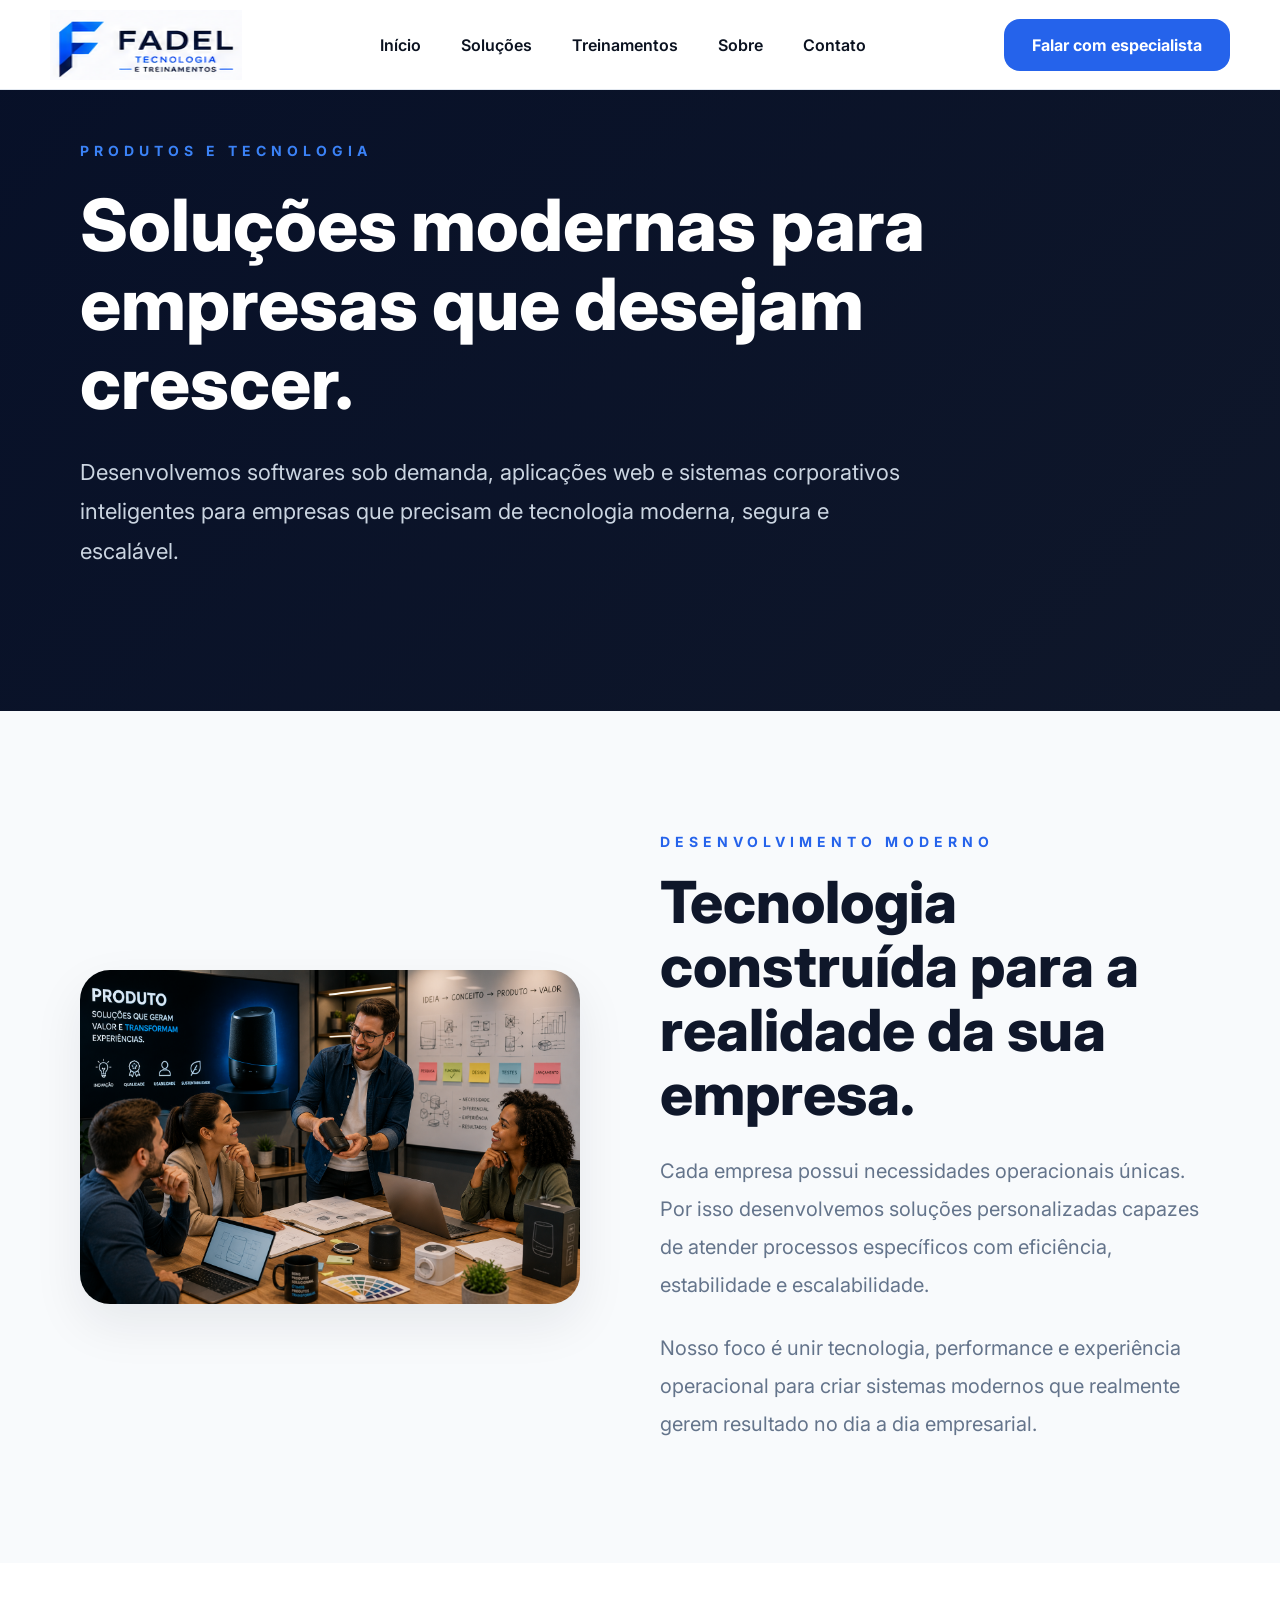
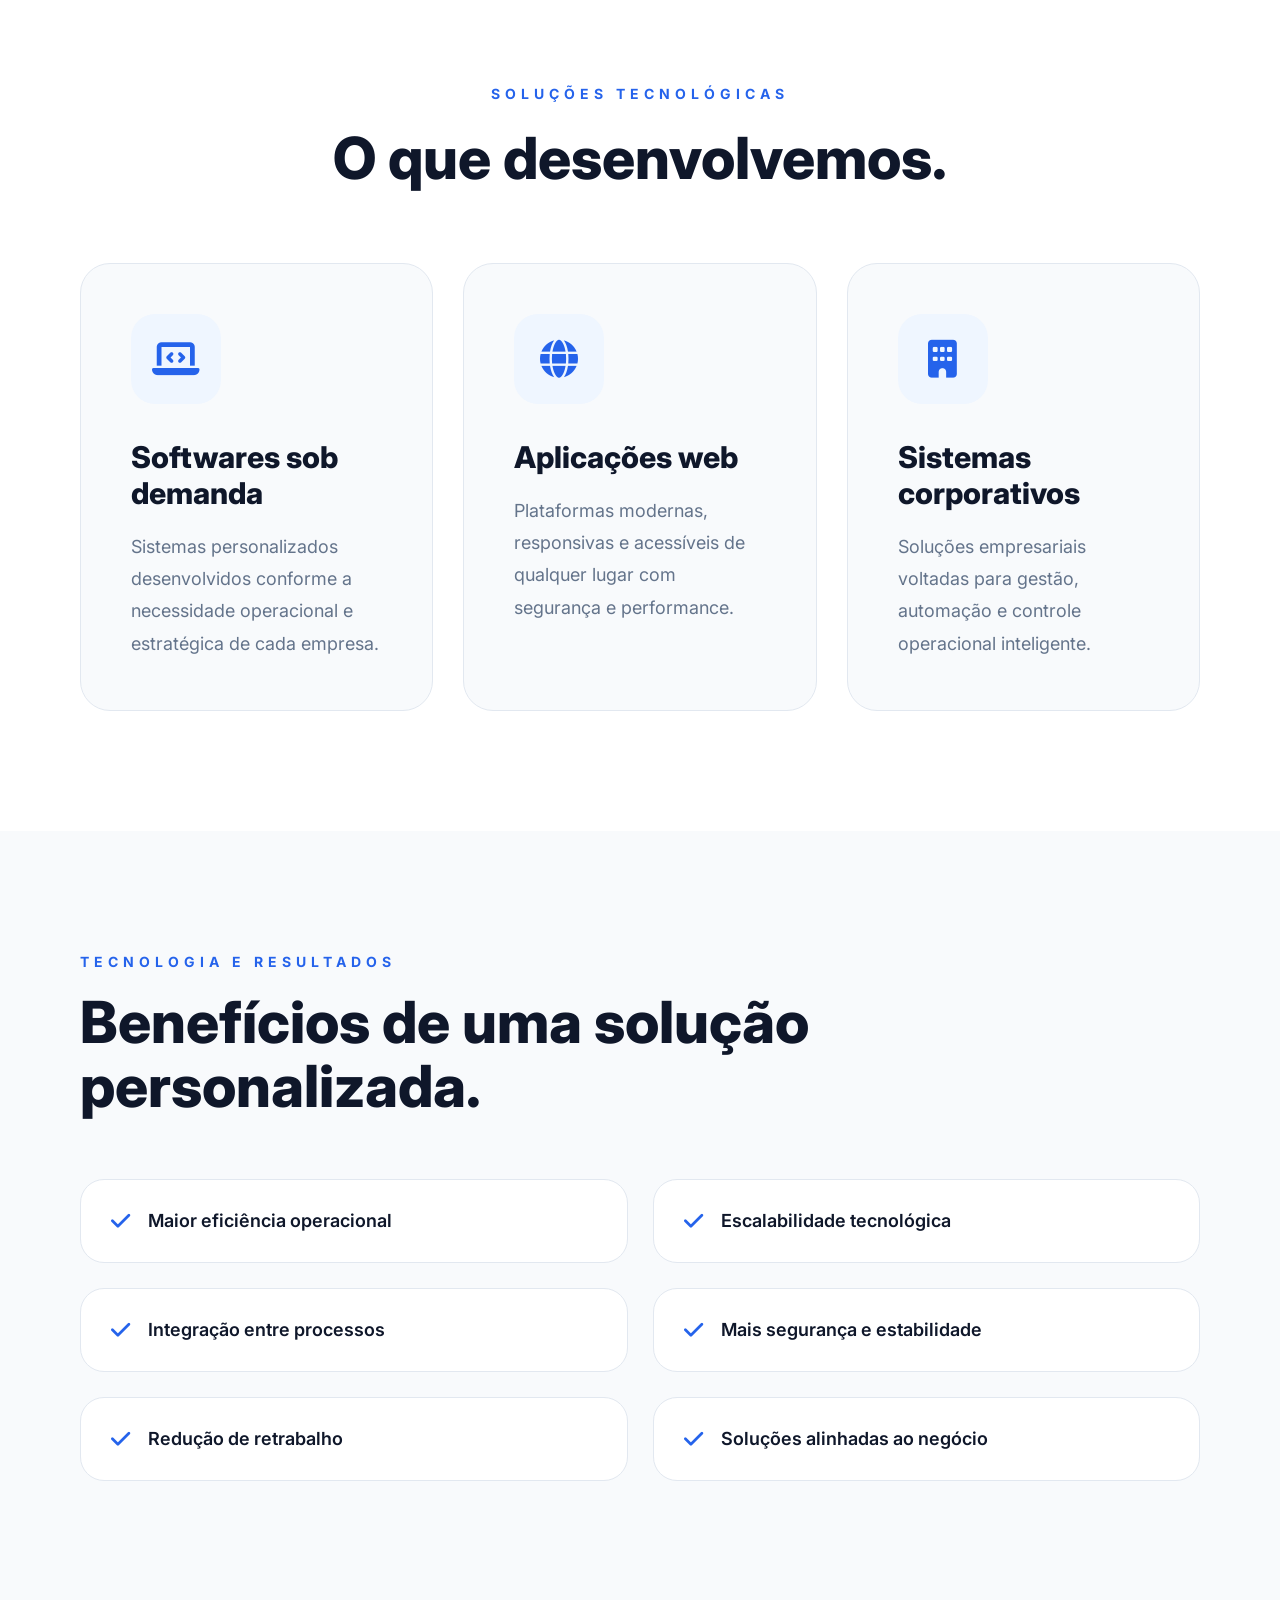
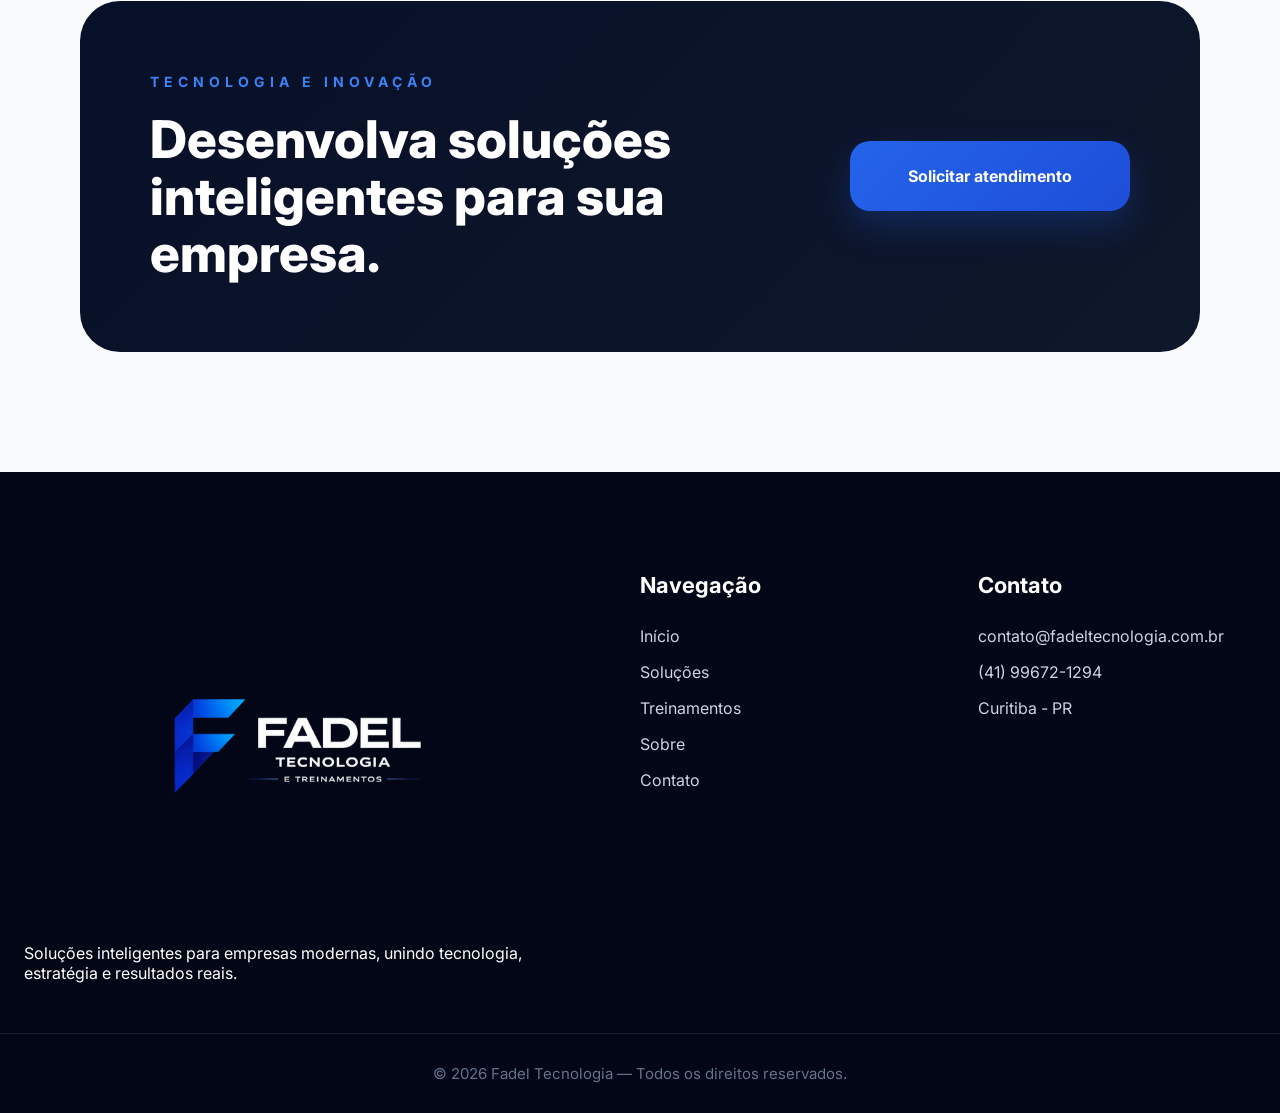
<file: produto.html>
<!DOCTYPE html>
<html lang="pt-BR">

<head>

    <meta charset="UTF-8">

    <meta name="viewport" content="width=device-width, initial-scale=1.0">

    <title>Produto - Fadel Tecnologia</title>


    <!-- SEO -->

    <meta name="description"
        content="Desenvolvimento de softwares sob demanda, aplicações web e sistemas corporativos modernos.">

    <meta name="keywords"
        content="software sob demanda, aplicações web, sistemas corporativos, desenvolvimento empresarial">

    <meta name="author" content="Fadel Tecnologia">


    <!-- OPEN GRAPH -->

    <meta property="og:title" content="Produto - Fadel Tecnologia">

    <meta property="og:description"
        content="Soluções modernas, escaláveis e inteligentes para empresas que desejam evoluir com tecnologia.">

    <meta property="og:type" content="website">

    <meta property="og:image" content="img/Banner_Site.png">

    <meta property="og:locale" content="pt_BR">


    <!-- FAVICON -->

    <link rel="icon" href="img/favicon.png">


    <!-- CSS -->

    <link rel="stylesheet" href="css/style.css?v=2">

    <link rel="stylesheet" href="css/produto.css?v=2">


    <!-- GOOGLE FONTS -->

    <link rel="preconnect" href="https://fonts.googleapis.com">

    <link rel="preconnect" href="https://fonts.gstatic.com" crossorigin>

    <link href="https://fonts.googleapis.com/css2?family=Inter:wght@400;500;600;700;800&display=swap"
        rel="stylesheet">


    <!-- ICONS -->

    <link rel="stylesheet" href="https://cdnjs.cloudflare.com/ajax/libs/font-awesome/6.5.1/css/all.min.css">

</head>

<body>


    <!-- HEADER -->

    <header class="header">

        <div class="logo">
            <img src="img/LOGO.png" alt="Fadel Tecnologia">
        </div>

        <nav class="menu">

            <a href="index.html">Início</a>
            <a href="solucoes.html">Soluções</a>
            <a href="treinamentos.html">Treinamentos</a>
            <a href="sobre.html">Sobre</a>
            <a href="contato.html">Contato</a>

        </nav>

        <a href="https://wa.me/5541996721294"
            target="_blank"
            class="btn-header">

            Falar com especialista

        </a>

    </header>



    <!-- HERO -->

    <section class="product-hero reveal">

        <div class="product-hero-content">

            <span>PRODUTOS E TECNOLOGIA</span>

            <h1>
                Soluções modernas para empresas que desejam crescer.
            </h1>

            <p>
                Desenvolvemos softwares sob demanda, aplicações web e
                sistemas corporativos inteligentes para empresas que
                precisam de tecnologia moderna, segura e escalável.
            </p>

        </div>

    </section>



    <!-- INTRO -->

    <section class="product-intro reveal">

        <div class="product-intro-grid">

            <div class="product-intro-image">

                <img src="img/Img_produto.png" alt="Desenvolvimento de Sistemas">

            </div>


            <div class="product-intro-text">

                <span>DESENVOLVIMENTO MODERNO</span>

                <h2>
                    Tecnologia construída para a realidade da sua empresa.
                </h2>

                <p>
                    Cada empresa possui necessidades operacionais únicas.
                    Por isso desenvolvemos soluções personalizadas capazes
                    de atender processos específicos com eficiência,
                    estabilidade e escalabilidade.
                </p>

                <p>
                    Nosso foco é unir tecnologia, performance e experiência
                    operacional para criar sistemas modernos que realmente
                    gerem resultado no dia a dia empresarial.
                </p>

            </div>

        </div>

    </section>



    <!-- SERVICES -->

    <section class="product-services reveal">

        <div class="product-services-title">

            <span>SOLUÇÕES TECNOLÓGICAS</span>

            <h2>
                O que desenvolvemos.
            </h2>

        </div>


        <div class="product-services-grid">


            <div class="product-card">

                <i class="fa-solid fa-laptop-code"></i>

                <h3>Softwares sob demanda</h3>

                <p>
                    Sistemas personalizados desenvolvidos conforme
                    a necessidade operacional e estratégica de cada empresa.
                </p>

            </div>


            <div class="product-card">

                <i class="fa-solid fa-globe"></i>

                <h3>Aplicações web</h3>

                <p>
                    Plataformas modernas, responsivas e acessíveis
                    de qualquer lugar com segurança e performance.
                </p>

            </div>


            <div class="product-card">

                <i class="fa-solid fa-building"></i>

                <h3>Sistemas corporativos</h3>

                <p>
                    Soluções empresariais voltadas para gestão,
                    automação e controle operacional inteligente.
                </p>

            </div>


        </div>

    </section>



    <!-- BENEFITS -->

    <section class="product-benefits reveal">

        <div class="product-benefits-content">

            <span>TECNOLOGIA E RESULTADOS</span>

            <h2>
                Benefícios de uma solução personalizada.
            </h2>


            <div class="product-benefits-grid">


                <div class="product-benefit">

                    <i class="fa-solid fa-check"></i>

                    <span>Maior eficiência operacional</span>

                </div>


                <div class="product-benefit">

                    <i class="fa-solid fa-check"></i>

                    <span>Escalabilidade tecnológica</span>

                </div>


                <div class="product-benefit">

                    <i class="fa-solid fa-check"></i>

                    <span>Integração entre processos</span>

                </div>


                <div class="product-benefit">

                    <i class="fa-solid fa-check"></i>

                    <span>Mais segurança e estabilidade</span>

                </div>


                <div class="product-benefit">

                    <i class="fa-solid fa-check"></i>

                    <span>Redução de retrabalho</span>

                </div>


                <div class="product-benefit">

                    <i class="fa-solid fa-check"></i>

                    <span>Soluções alinhadas ao negócio</span>

                </div>


            </div>

        </div>

    </section>



    <!-- CTA -->

    <section class="product-cta reveal">

        <div class="product-cta-content">

            <div>

                <span>TECNOLOGIA E INOVAÇÃO</span>

                <h2>
                    Desenvolva soluções inteligentes para sua empresa.
                </h2>

            </div>


            <a href="contato.html">

                Solicitar atendimento

            </a>

        </div>

    </section>



    <!-- FOOTER -->

    <footer class="footer">

        <div class="footer-grid">


            <div>

                <img src="img/LOGO_FOOTER.png" alt="Fadel Tecnologia">

                <p>
                    Soluções inteligentes para empresas modernas,
                    unindo tecnologia, estratégia e resultados reais.
                </p>

            </div>



            <div>

                <h4>Navegação</h4>

                <a href="index.html">Início</a>
                <a href="solucoes.html">Soluções</a>
                <a href="treinamentos.html">Treinamentos</a>
                <a href="sobre.html">Sobre</a>
                <a href="contato.html">Contato</a>

            </div>



            <div>

                <h4>Contato</h4>

                <a href="#">
                    contato@fadeltecnologia.com.br
                </a>

                <a href="#">
                    (41) 99672-1294
                </a>

                <a href="#">
                    Curitiba - PR
                </a>

            </div>

        </div>



        <div class="footer-copy">

            © 2026 Fadel Tecnologia — Todos os direitos reservados.

        </div>

    </footer>

    <script src="js/script.js"></script>

</body>

</html>
</file>
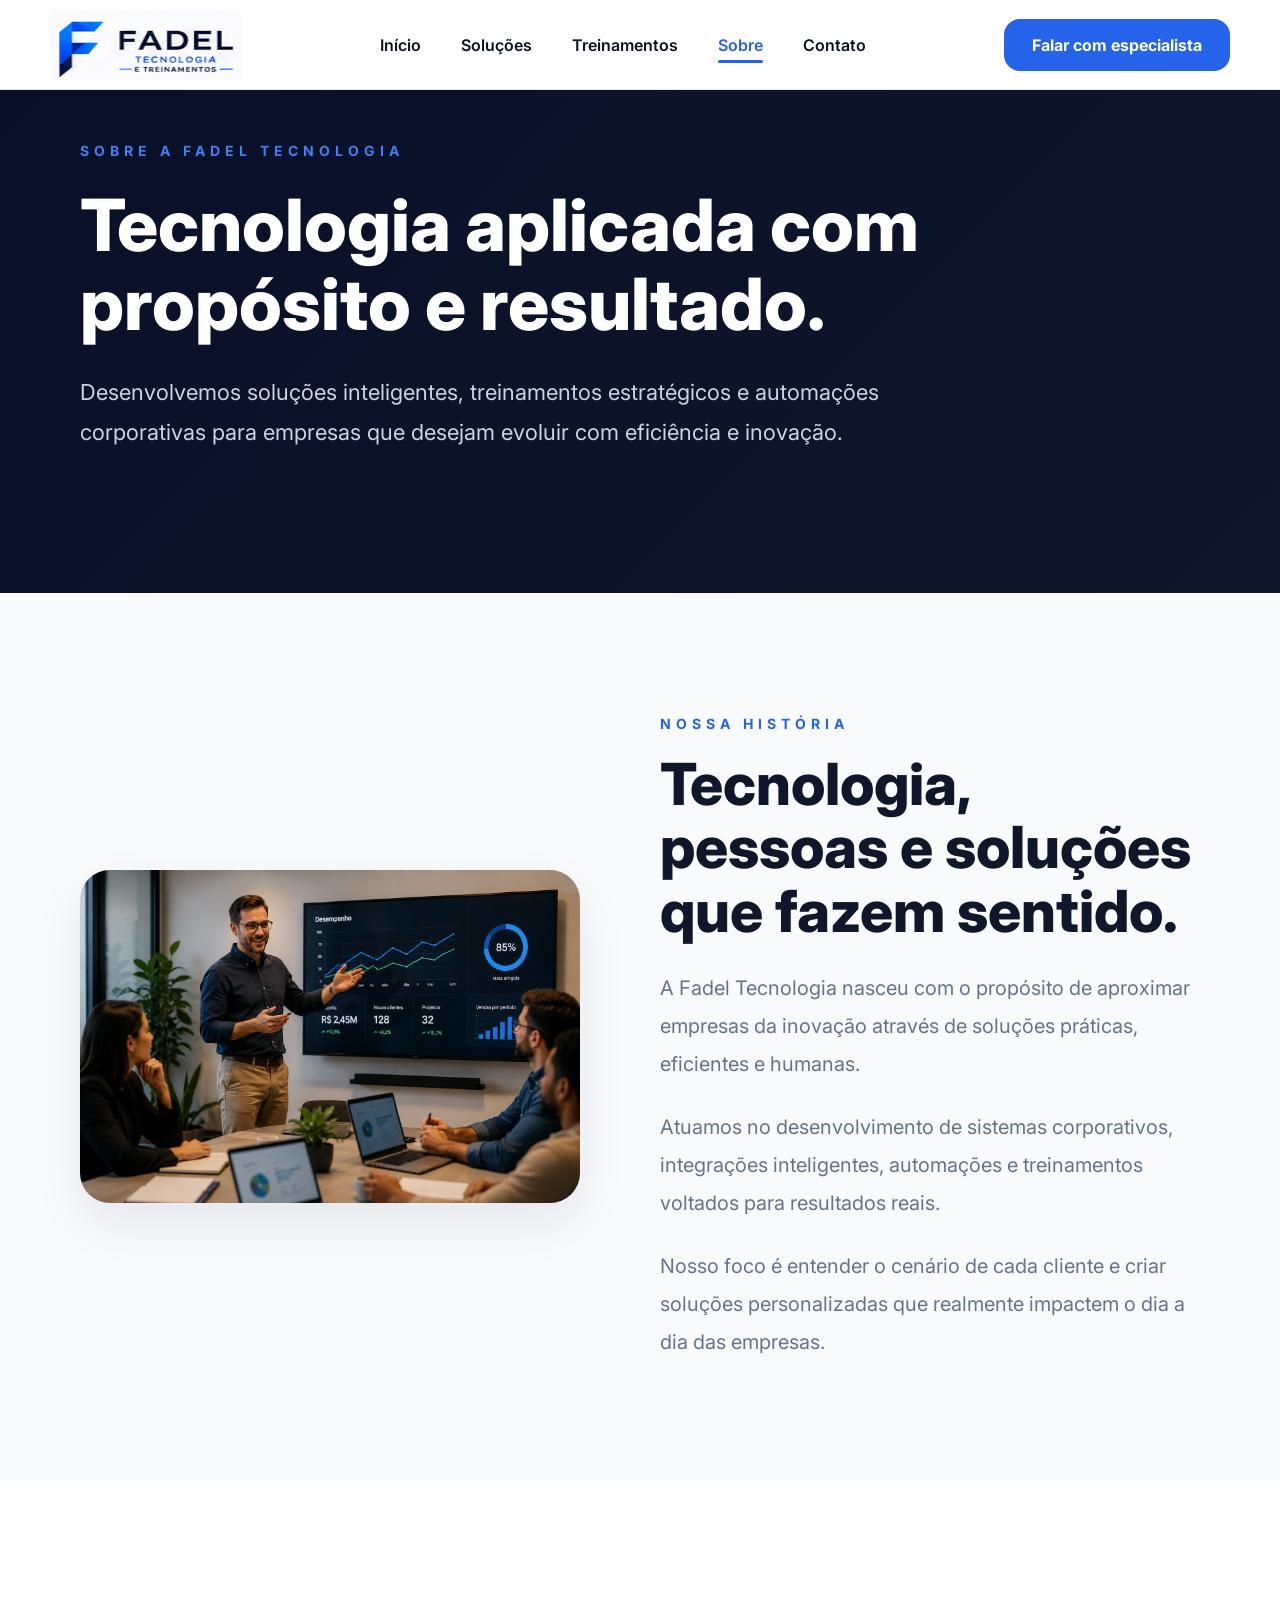
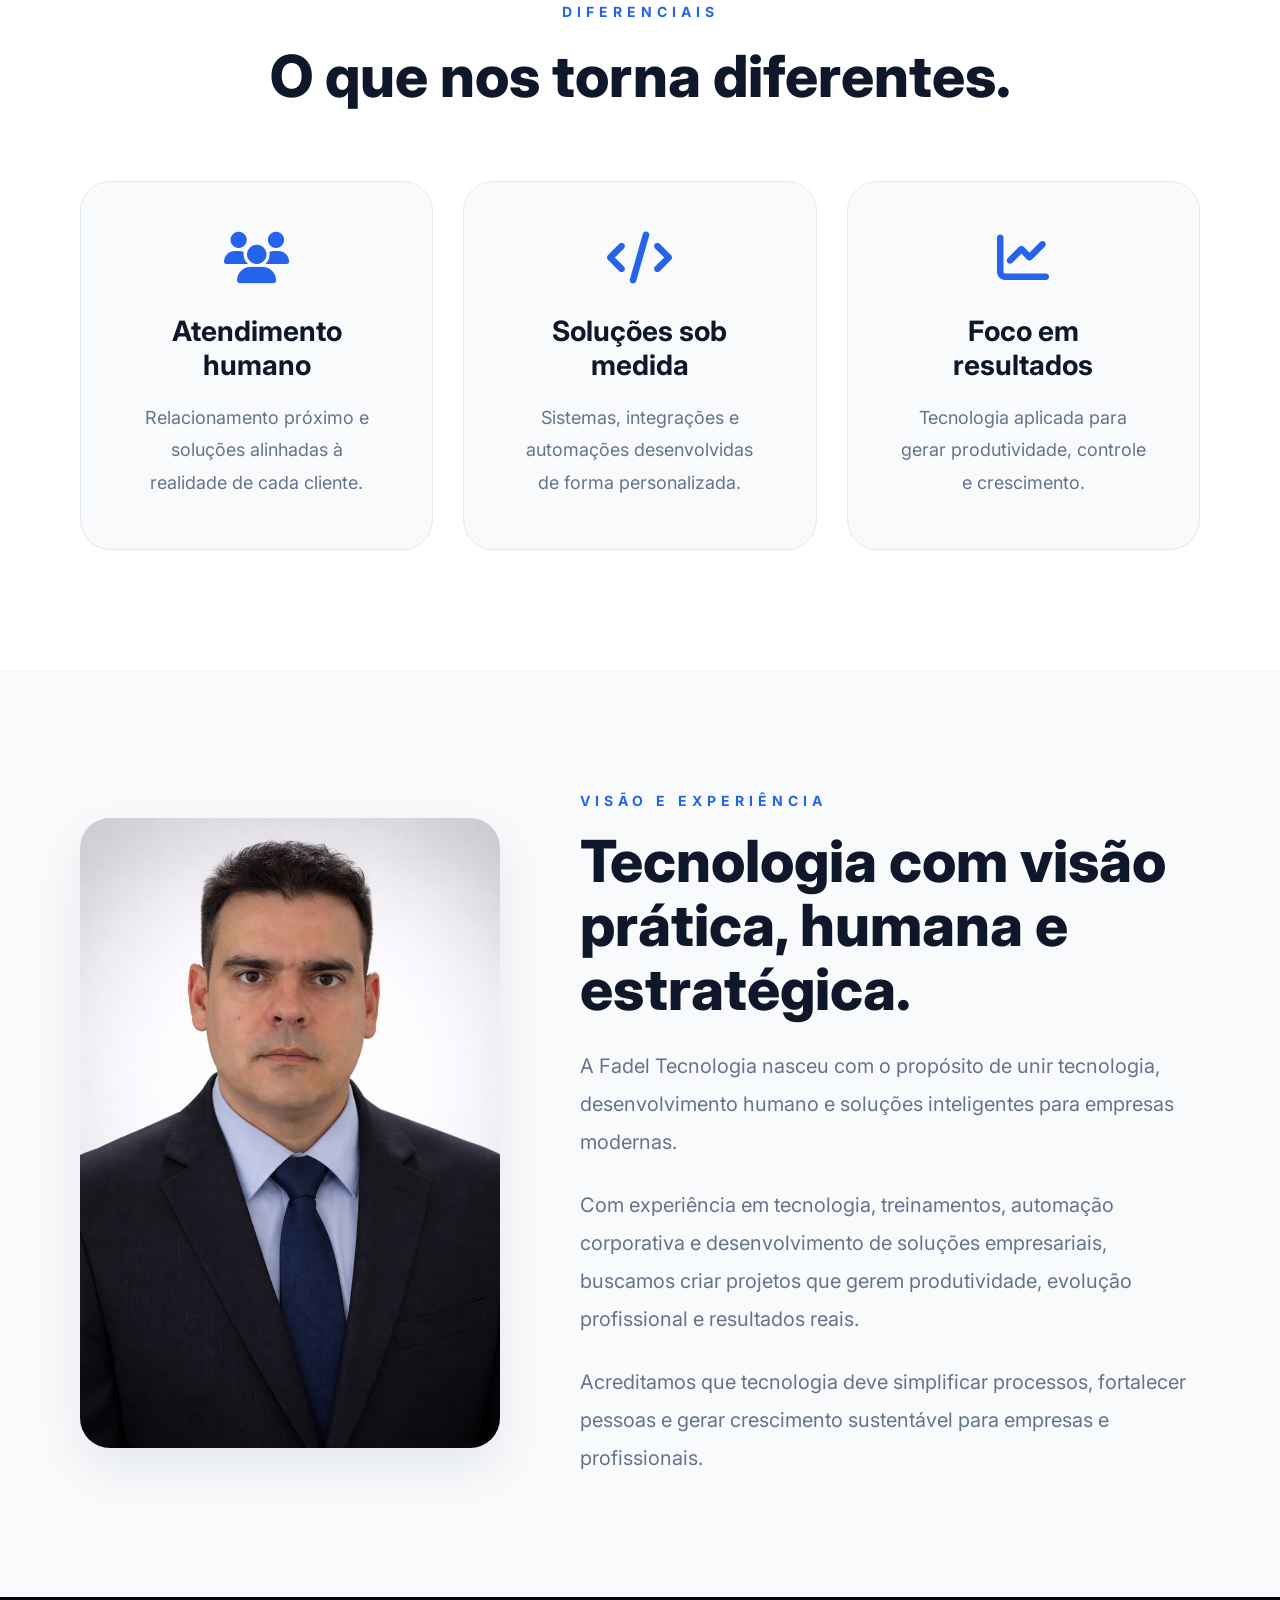
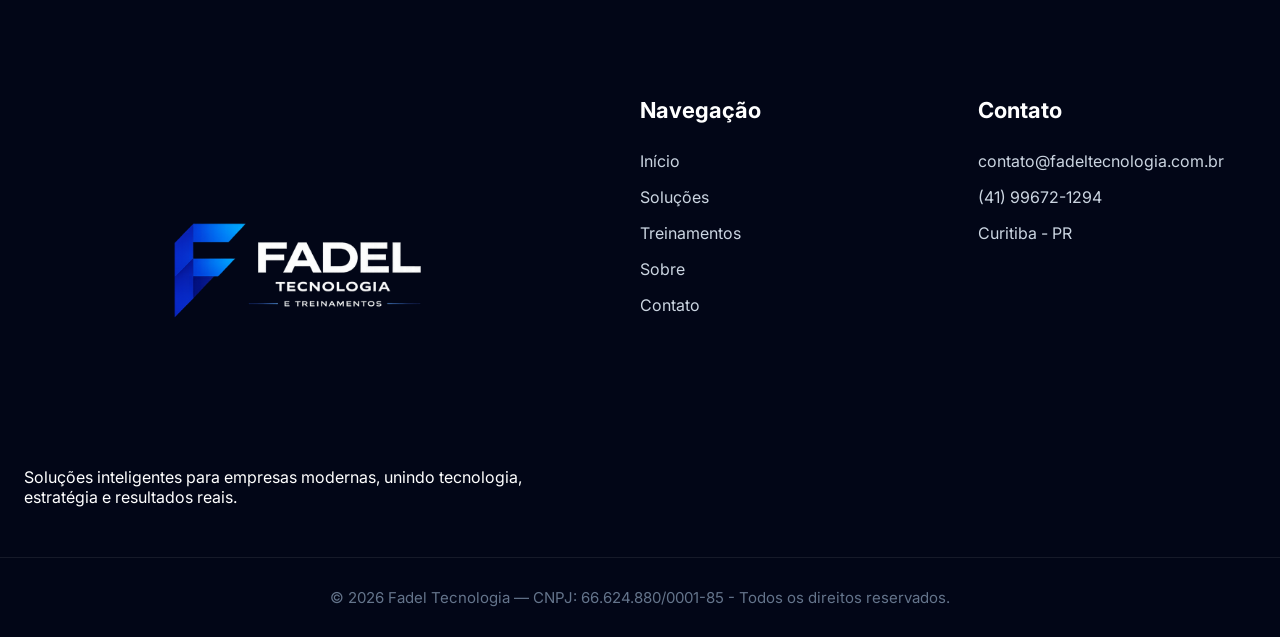
<file: sobre.html>
<!DOCTYPE html>
<html lang="pt-BR">

<head>

    <meta charset="UTF-8">

    <meta name="viewport" content="width=device-width, initial-scale=1.0">

    <title>Sobre - Fadel Tecnologia</title>


    <!-- SEO -->

    <meta name="description"
        content="Entre em contato com a Fadel Tecnologia e descubra soluções inteligentes para sua empresa.">

    <meta name="keywords"
        content="contato tecnologia, automação corporativa, software empresarial, desenvolvimento de sistemas">

    <meta name="author" content="Fadel Tecnologia">


    <!-- OPEN GRAPH -->

    <meta property="og:title" content="Contato - Fadel Tecnologia">

    <meta property="og:description"
        content="Fale com a Fadel Tecnologia e descubra soluções inteligentes para empresas modernas.">

    <meta property="og:type" content="website">

    <meta property="og:image" content="img/Banner_Site.png">

    <meta property="og:locale" content="pt_BR">


    <!-- FAVICON -->

    <link rel="icon" href="img/favicon.png">


    <!-- CSS -->

    <link rel="stylesheet" href="css/style.css?v=2">

    <link rel="stylesheet" href="css/sobre.css?v=2">


    <!-- GOOGLE FONTS -->

    <link rel="preconnect" href="https://fonts.googleapis.com">

    <link rel="preconnect" href="https://fonts.gstatic.com" crossorigin>

    <link href="https://fonts.googleapis.com/css2?family=Inter:wght@400;500;600;700;800&display=swap" rel="stylesheet">


    <!-- ICONS -->

    <link rel="stylesheet" href="https://cdnjs.cloudflare.com/ajax/libs/font-awesome/6.5.1/css/all.min.css">

</head>

<body>


    <!-- HEADER -->

    <header class="header">

        <div class="logo">
            <img src="img/LOGO.png" alt="Fadel Tecnologia">
        </div>

        <nav class="menu">

            <a href="index.html">Início</a>
            <a href="solucoes.html">Soluções</a>
            <a href="treinamentos.html">Treinamentos</a>
            <a href="sobre.html" class="active">Sobre</a>
            <a href="contato.html">Contato</a>

        </nav>

        <a href="https://wa.me/5541996721294?text=Olá!%20Vim%20através%20do%20site%20da%20Fadel%20Tecnologia."
            target="_blank" class="btn-header">

            Falar com especialista

        </a>

    </header>



    <!-- HERO SOBRE -->

    <section class="page-hero reveal">

        <div class="page-hero-content">

            <span>SOBRE A FADEL TECNOLOGIA</span>

            <h1>
                Tecnologia aplicada com propósito e resultado.
            </h1>

            <p>
                Desenvolvemos soluções inteligentes, treinamentos estratégicos
                e automações corporativas para empresas que desejam evoluir
                com eficiência e inovação.
            </p>

        </div>

    </section>



    <!-- SOBRE EMPRESA -->

    <section class="about-company reveal">

        <div class="about-company-grid">

            <div class="about-company-image">

                <img src="img/business_Image.png" alt="Equipe Fadel">

            </div>


            <div class="about-company-text">

                <span>NOSSA HISTÓRIA</span>

                <h2>
                    Tecnologia, pessoas e soluções que fazem sentido.
                </h2>

                <p>
                    A Fadel Tecnologia nasceu com o propósito de aproximar
                    empresas da inovação através de soluções práticas,
                    eficientes e humanas.
                </p>

                <p>
                    Atuamos no desenvolvimento de sistemas corporativos,
                    integrações inteligentes, automações e treinamentos
                    voltados para resultados reais.
                </p>

                <p>
                    Nosso foco é entender o cenário de cada cliente e criar
                    soluções personalizadas que realmente impactem o dia a dia
                    das empresas.
                </p>

            </div>

        </div>

    </section>



    <!-- DIFERENCIAIS -->

    <section class="values reveal">

        <div class="values-title">

            <span>DIFERENCIAIS</span>

            <h2>
                O que nos torna diferentes.
            </h2>

        </div>


        <div class="values-grid">

            <div class="value-card">

                <i class="fa-solid fa-users"></i>

                <h3>Atendimento humano</h3>

                <p>
                    Relacionamento próximo e soluções alinhadas à realidade
                    de cada cliente.
                </p>

            </div>


            <div class="value-card">

                <i class="fa-solid fa-code"></i>

                <h3>Soluções sob medida</h3>

                <p>
                    Sistemas, integrações e automações desenvolvidas
                    de forma personalizada.
                </p>

            </div>


            <div class="value-card">

                <i class="fa-solid fa-chart-line"></i>

                <h3>Foco em resultados</h3>

                <p>
                    Tecnologia aplicada para gerar produtividade,
                    controle e crescimento.
                </p>

            </div>

        </div>

    </section>

    <!-- EXPERIENCE -->

    <section class="experience reveal">

        <div class="experience-grid">


            <!-- IMAGE -->

            <div class="experience-image">

                <img src="img/rodrigo_fadel_.jpeg"
                    alt="Rodrigo Fadel">

            </div>



            <!-- CONTENT -->

            <div class="experience-content">

                <span>VISÃO E EXPERIÊNCIA</span>

                <h2>
                    Tecnologia com visão prática,
                    humana e estratégica.
                </h2>

                <p>
                    A Fadel Tecnologia nasceu com o propósito
                    de unir tecnologia, desenvolvimento humano
                    e soluções inteligentes para empresas modernas.
                </p>

                <p>
                    Com experiência em tecnologia,
                    treinamentos, automação corporativa
                    e desenvolvimento de soluções empresariais,
                    buscamos criar projetos que gerem
                    produtividade, evolução profissional
                    e resultados reais.
                </p>

                <p>
                    Acreditamos que tecnologia deve simplificar
                    processos, fortalecer pessoas e gerar
                    crescimento sustentável para empresas
                    e profissionais.
                </p>

            </div>

        </div>

    </section>

    <!-- FOOTER -->

    <!-- FOOTER -->

    <footer class="footer">

        <div class="footer-grid">


            <!-- BRAND -->

            <div>

                <img src="img/LOGO_FOOTER.png" alt="Fadel Tecnologia">

                <p>
                    Soluções inteligentes para empresas modernas,
                    unindo tecnologia, estratégia e resultados reais.
                </p>

            </div>



            <!-- NAVIGATION -->

            <div>

                <h4>Navegação</h4>

                <a href="index.html">Início</a>
                <a href="solucoes.html">Soluções</a>
                <a href="treinamentos.html">Treinamentos</a>
                <a href="sobre.html">Sobre</a>
                <a href="contato.html">Contato</a>

            </div>



            <!-- CONTACT -->

            <div>

                <h4>Contato</h4>

                <a href="#">
                    contato@fadeltecnologia.com.br
                </a>

                <a href="#">
                    (41) 99672-1294
                </a>

                <a href="#">
                    Curitiba - PR
                </a>

            </div>

        </div>

        <!-- COPYRIGHT -->

        <div class="footer-copy">

            © 2026 Fadel Tecnologia — CNPJ: 66.624.880/0001-85 - Todos os direitos reservados.

        </div>

    </footer>

    <script src="js/script.js"></script>

</body>

</html>
</file>
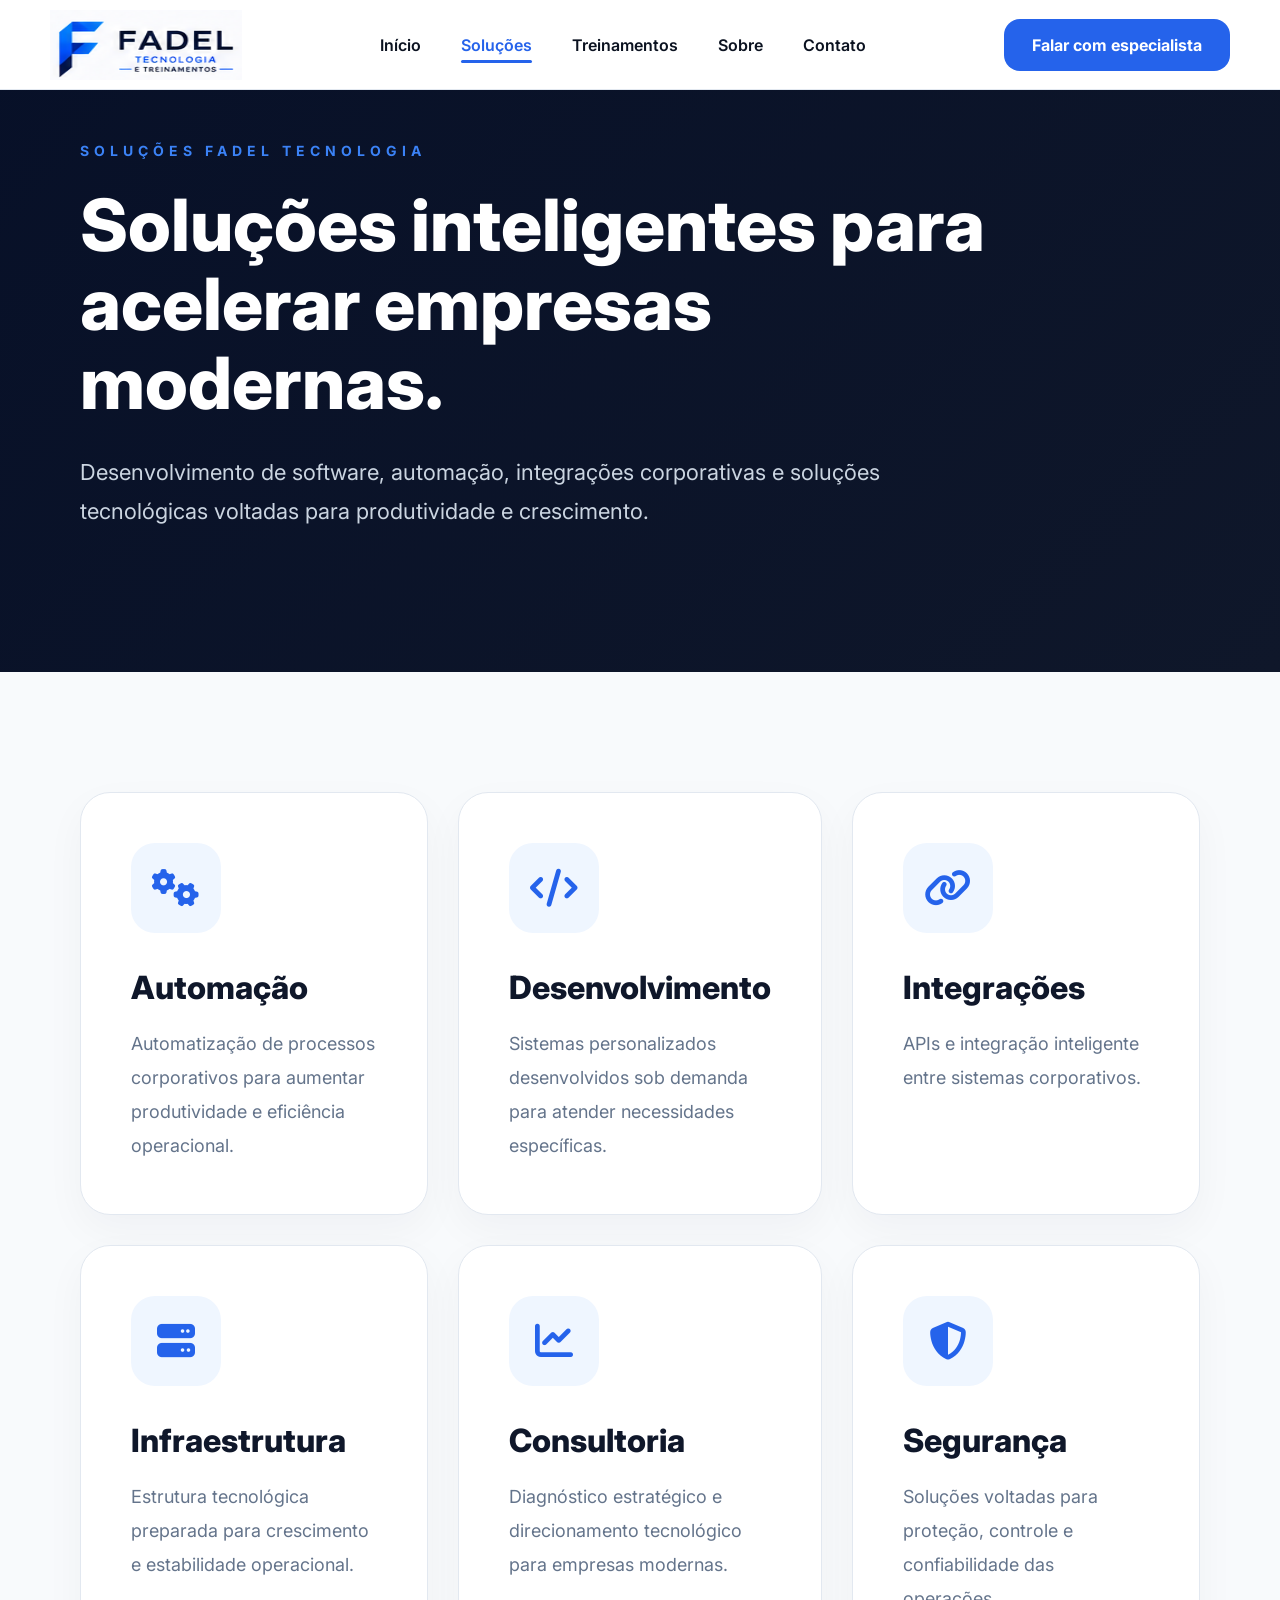
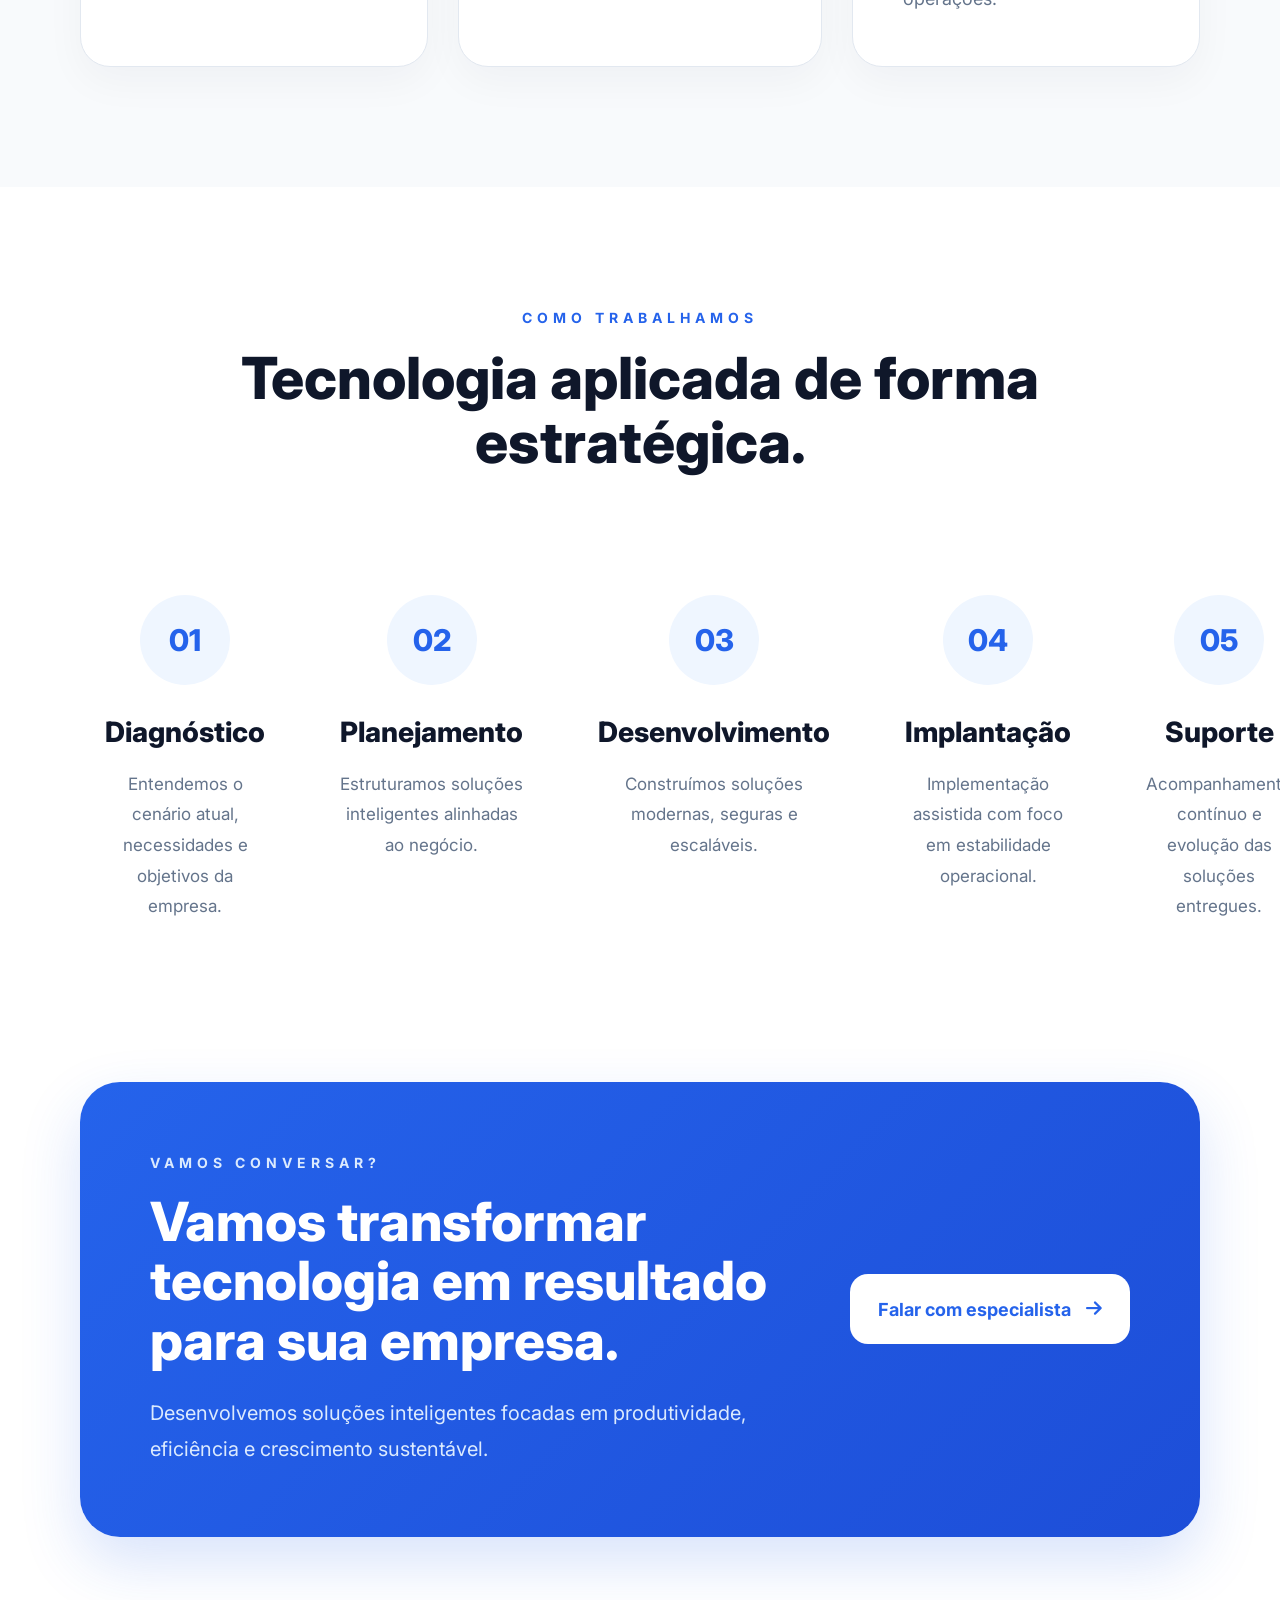
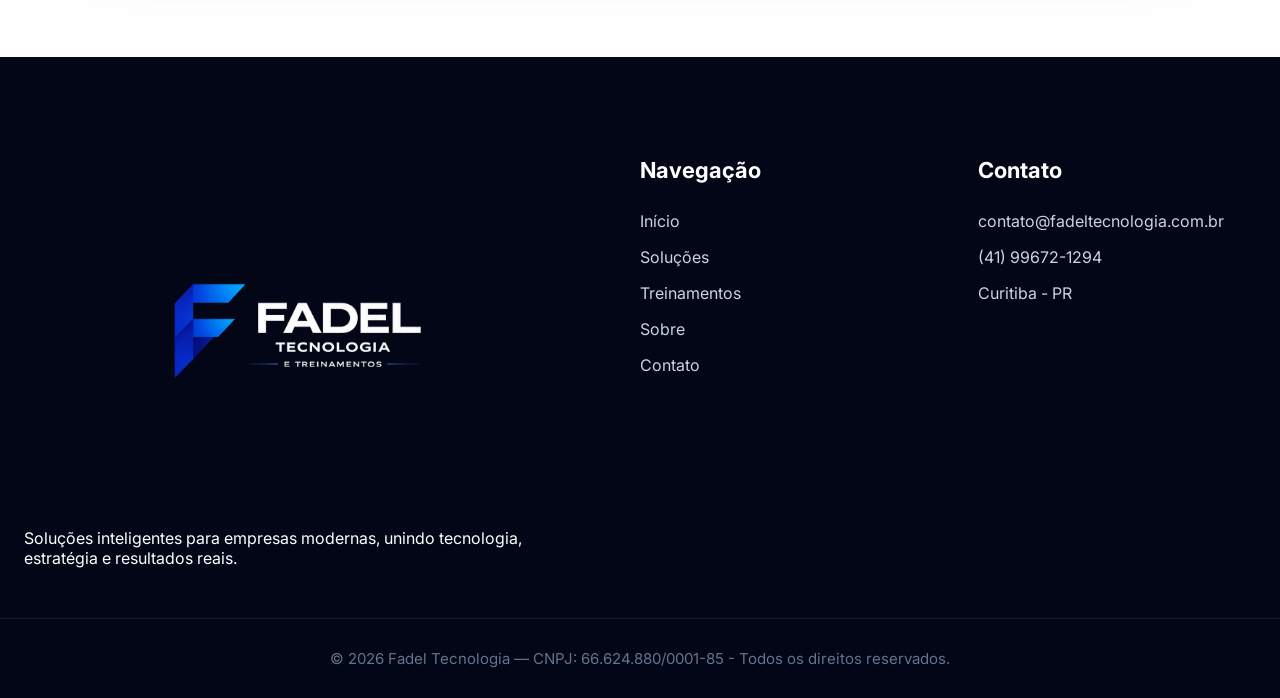
<file: solucoes.html>
<!DOCTYPE html>
<html lang="pt-BR">

<head>

    <meta charset="UTF-8">

    <meta name="viewport" content="width=device-width, initial-scale=1.0">

    <title>Soluções - Fadel Tecnologia</title>


    <!-- SEO -->

    <meta name="description"
        content="Entre em contato com a Fadel Tecnologia e descubra soluções inteligentes para sua empresa.">

    <meta name="keywords"
        content="contato tecnologia, automação corporativa, software empresarial, desenvolvimento de sistemas">

    <meta name="author" content="Fadel Tecnologia">


    <!-- OPEN GRAPH -->

    <meta property="og:title" content="Contato - Fadel Tecnologia">

    <meta property="og:description"
        content="Fale com a Fadel Tecnologia e descubra soluções inteligentes para empresas modernas.">

    <meta property="og:type" content="website">

    <meta property="og:image" content="img/Banner_Site.png">

    <meta property="og:locale" content="pt_BR">


    <!-- FAVICON -->

    <link rel="icon" href="img/favicon.png">


    <!-- CSS -->

    <link rel="stylesheet" href="css/style.css?v=2">

    <link rel="stylesheet" href="css/solucoes.css?v=2">


    <!-- GOOGLE FONTS -->

    <link rel="preconnect" href="https://fonts.googleapis.com">

    <link rel="preconnect" href="https://fonts.gstatic.com" crossorigin>

    <link href="https://fonts.googleapis.com/css2?family=Inter:wght@400;500;600;700;800&display=swap" rel="stylesheet">


    <!-- ICONS -->

    <link rel="stylesheet" href="https://cdnjs.cloudflare.com/ajax/libs/font-awesome/6.5.1/css/all.min.css">

</head>

<body>


    <!-- HEADER -->

    <header class="header">

        <div class="logo">
            <img src="img/LOGO.png" alt="Fadel Tecnologia">
        </div>

        <nav class="menu">

            <a href="index.html">Início</a>
            <a href="solucoes.html" class="active">Soluções</a>
            <a href="treinamentos.html">Treinamentos</a>
            <a href="sobre.html">Sobre</a>
            <a href="contato.html">Contato</a>

        </nav>

        <a href="https://wa.me/5541996721294?text=Olá!%20Vim%20através%20do%20site%20da%20Fadel%20Tecnologia."
            target="_blank" class="btn-header">

            Falar com especialista

        </a>

    </header>



    <!-- HERO -->

    <section class="solutions-hero reveal">

        <div class="solutions-hero-content">

            <span>SOLUÇÕES FADEL TECNOLOGIA</span>

            <h1>
                Soluções inteligentes para acelerar empresas modernas.
            </h1>

            <p>
                Desenvolvimento de software, automação, integrações
                corporativas e soluções tecnológicas voltadas para
                produtividade e crescimento.
            </p>

        </div>

    </section>



    <!-- SERVICES -->

    <section class="services reveal">

        <div class="services-grid">


            <div class="service-card">

                <i class="fa-solid fa-gears"></i>

                <h3>Automação</h3>

                <p>
                    Automatização de processos corporativos para aumentar
                    produtividade e eficiência operacional.
                </p>

            </div>


            <div class="service-card">

                <i class="fa-solid fa-code"></i>

                <h3>Desenvolvimento</h3>

                <p>
                    Sistemas personalizados desenvolvidos sob demanda
                    para atender necessidades específicas.
                </p>

            </div>


            <div class="service-card">

                <i class="fa-solid fa-link"></i>

                <h3>Integrações</h3>

                <p>
                    APIs e integração inteligente entre sistemas corporativos.
                </p>

            </div>


            <div class="service-card">

                <i class="fa-solid fa-server"></i>

                <h3>Infraestrutura</h3>

                <p>
                    Estrutura tecnológica preparada para crescimento
                    e estabilidade operacional.
                </p>

            </div>


            <div class="service-card">

                <i class="fa-solid fa-chart-line"></i>

                <h3>Consultoria</h3>

                <p>
                    Diagnóstico estratégico e direcionamento tecnológico
                    para empresas modernas.
                </p>

            </div>


            <div class="service-card">

                <i class="fa-solid fa-shield-halved"></i>

                <h3>Segurança</h3>

                <p>
                    Soluções voltadas para proteção, controle
                    e confiabilidade das operações.
                </p>

            </div>

        </div>

    </section>

    <!-- PROCESS -->

    <section class="process reveal">

        <div class="process-title">

            <span>COMO TRABALHAMOS</span>

            <h2>
                Tecnologia aplicada de forma estratégica.
            </h2>

        </div>


        <div class="process-grid">


            <div class="process-item">

                <div class="process-number">01</div>

                <h3>Diagnóstico</h3>

                <p>
                    Entendemos o cenário atual, necessidades
                    e objetivos da empresa.
                </p>

            </div>


            <div class="process-item">

                <div class="process-number">02</div>

                <h3>Planejamento</h3>

                <p>
                    Estruturamos soluções inteligentes
                    alinhadas ao negócio.
                </p>

            </div>


            <div class="process-item">

                <div class="process-number">03</div>

                <h3>Desenvolvimento</h3>

                <p>
                    Construímos soluções modernas,
                    seguras e escaláveis.
                </p>

            </div>


            <div class="process-item">

                <div class="process-number">04</div>

                <h3>Implantação</h3>

                <p>
                    Implementação assistida com foco
                    em estabilidade operacional.
                </p>

            </div>


            <div class="process-item">

                <div class="process-number">05</div>

                <h3>Suporte</h3>

                <p>
                    Acompanhamento contínuo e evolução
                    das soluções entregues.
                </p>

            </div>

        </div>

    </section>

    <!-- CTA -->

    <section class="solutions-cta reveal">

        <div class="solutions-cta-content">

            <div class="solutions-cta-text">

                <span>VAMOS CONVERSAR?</span>

                <h2>
                    Vamos transformar tecnologia em resultado para sua empresa.
                </h2>

                <p>
                    Desenvolvemos soluções inteligentes focadas em produtividade,
                    eficiência e crescimento sustentável.
                </p>

            </div>


            <a href="contato.html" class="solutions-cta-btn">

                Falar com especialista

                <i class="fa-solid fa-arrow-right"></i>

            </a>

        </div>

    </section>

    <!-- FOOTER -->

    <footer class="footer">

        <div class="footer-grid">


            <!-- BRAND -->

            <div>

                <img src="img/LOGO_FOOTER.png" alt="Fadel Tecnologia">

                <p>
                    Soluções inteligentes para empresas modernas,
                    unindo tecnologia, estratégia e resultados reais.
                </p>

            </div>



            <!-- NAVIGATION -->

            <div>

                <h4>Navegação</h4>

                <a href="index.html">Início</a>
                <a href="solucoes.html">Soluções</a>
                <a href="treinamentos.html">Treinamentos</a>
                <a href="sobre.html">Sobre</a>
                <a href="contato.html">Contato</a>

            </div>



            <!-- CONTACT -->

            <div>

                <h4>Contato</h4>

                <a href="contato.html">
                    contato@fadeltecnologia.com.br
                </a>

                <a href="#">
                    (41) 99672-1294
                </a>

                <a href="#">
                    Curitiba - PR
                </a>

            </div>

        </div>



        <!-- COPYRIGHT -->

        <div class="footer-copy">

            © 2026 Fadel Tecnologia — CNPJ: 66.624.880/0001-85 - Todos os direitos reservados.

        </div>

    </footer>

    <script src="js/script.js"></script>

</body>

</html>
</file>
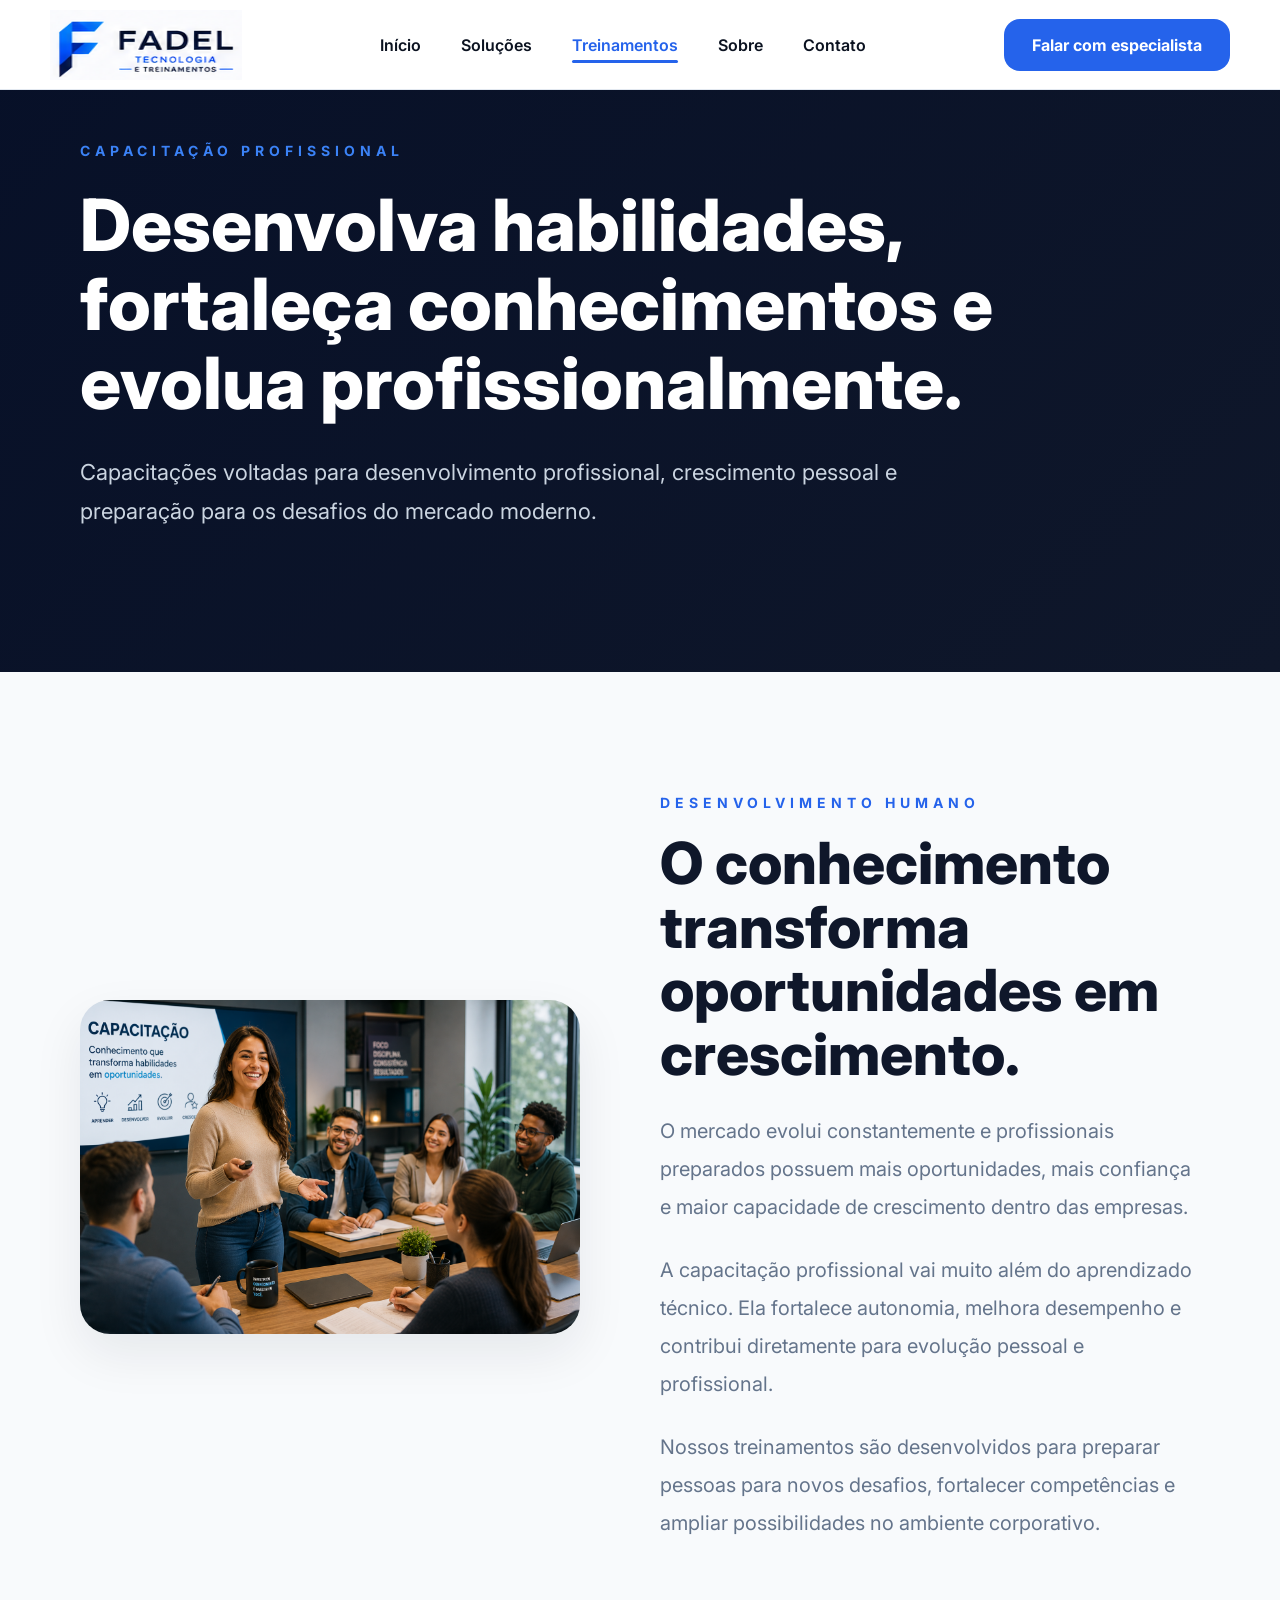
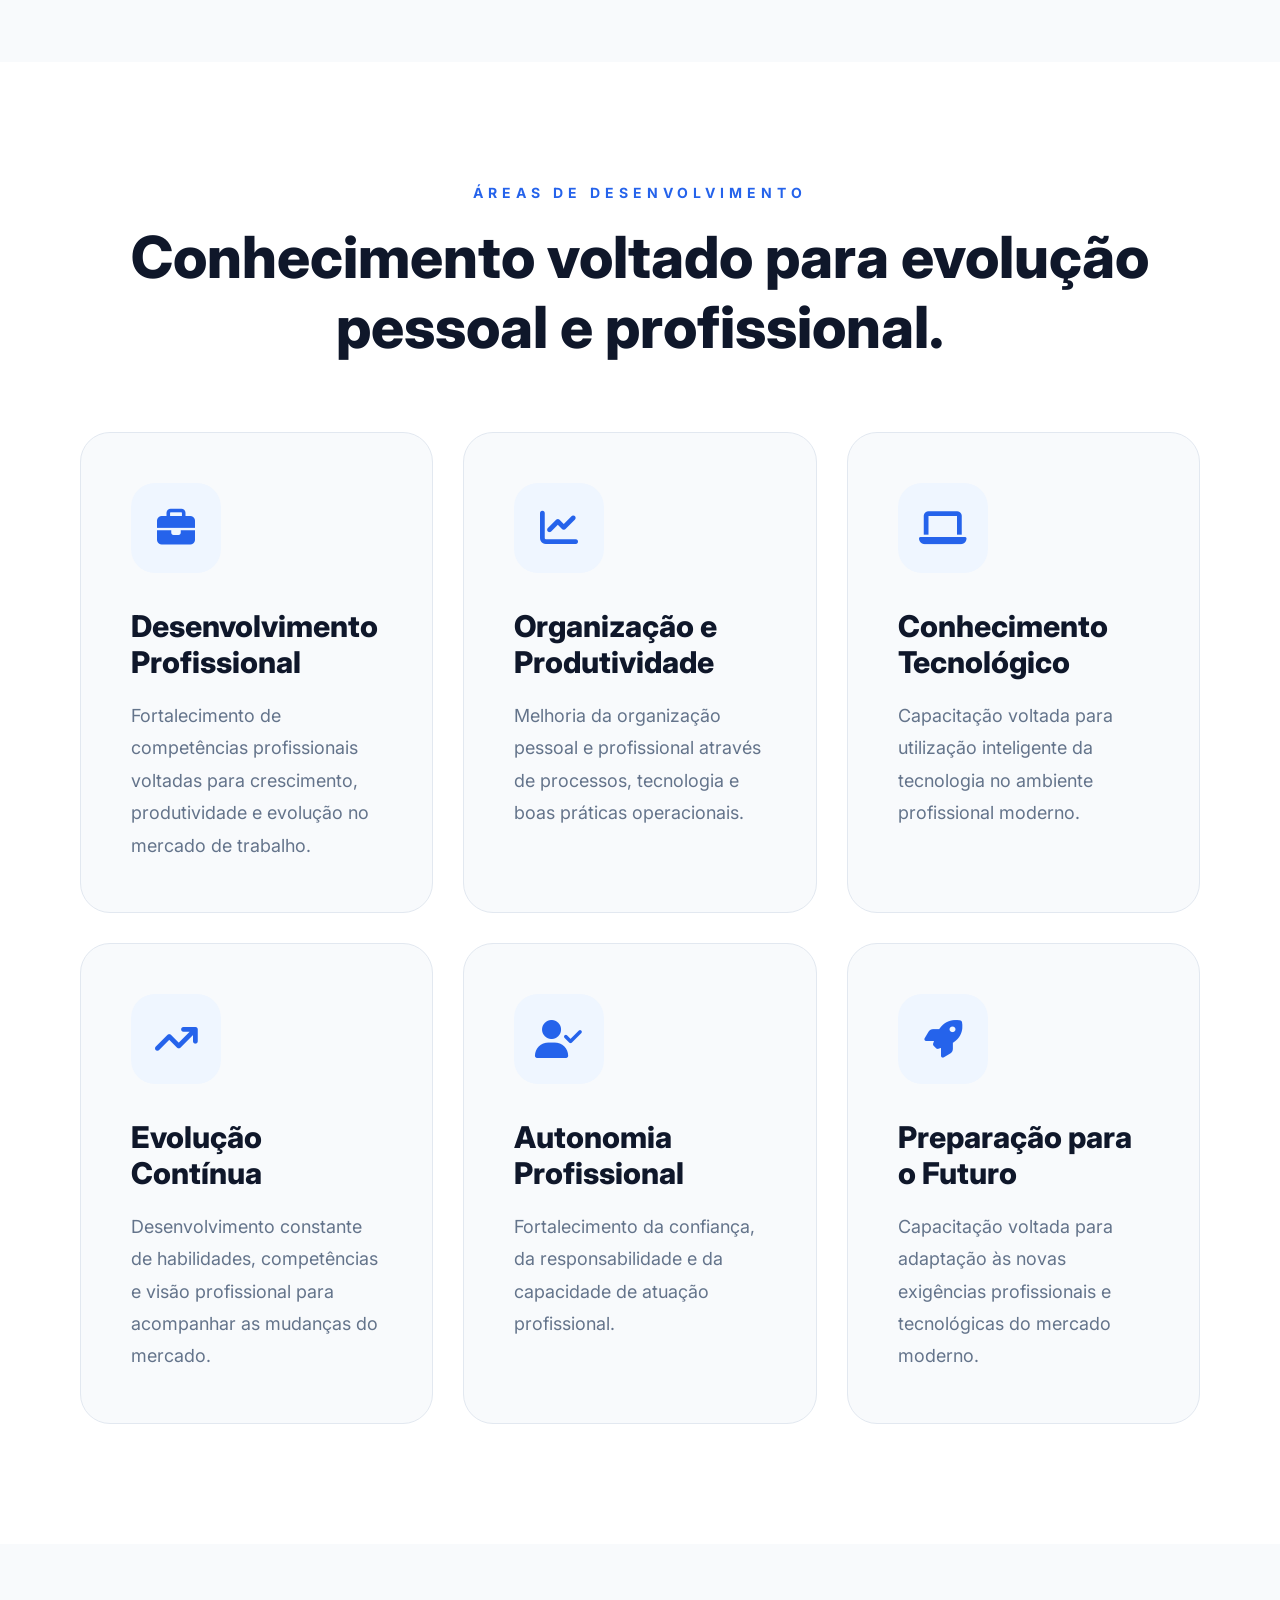
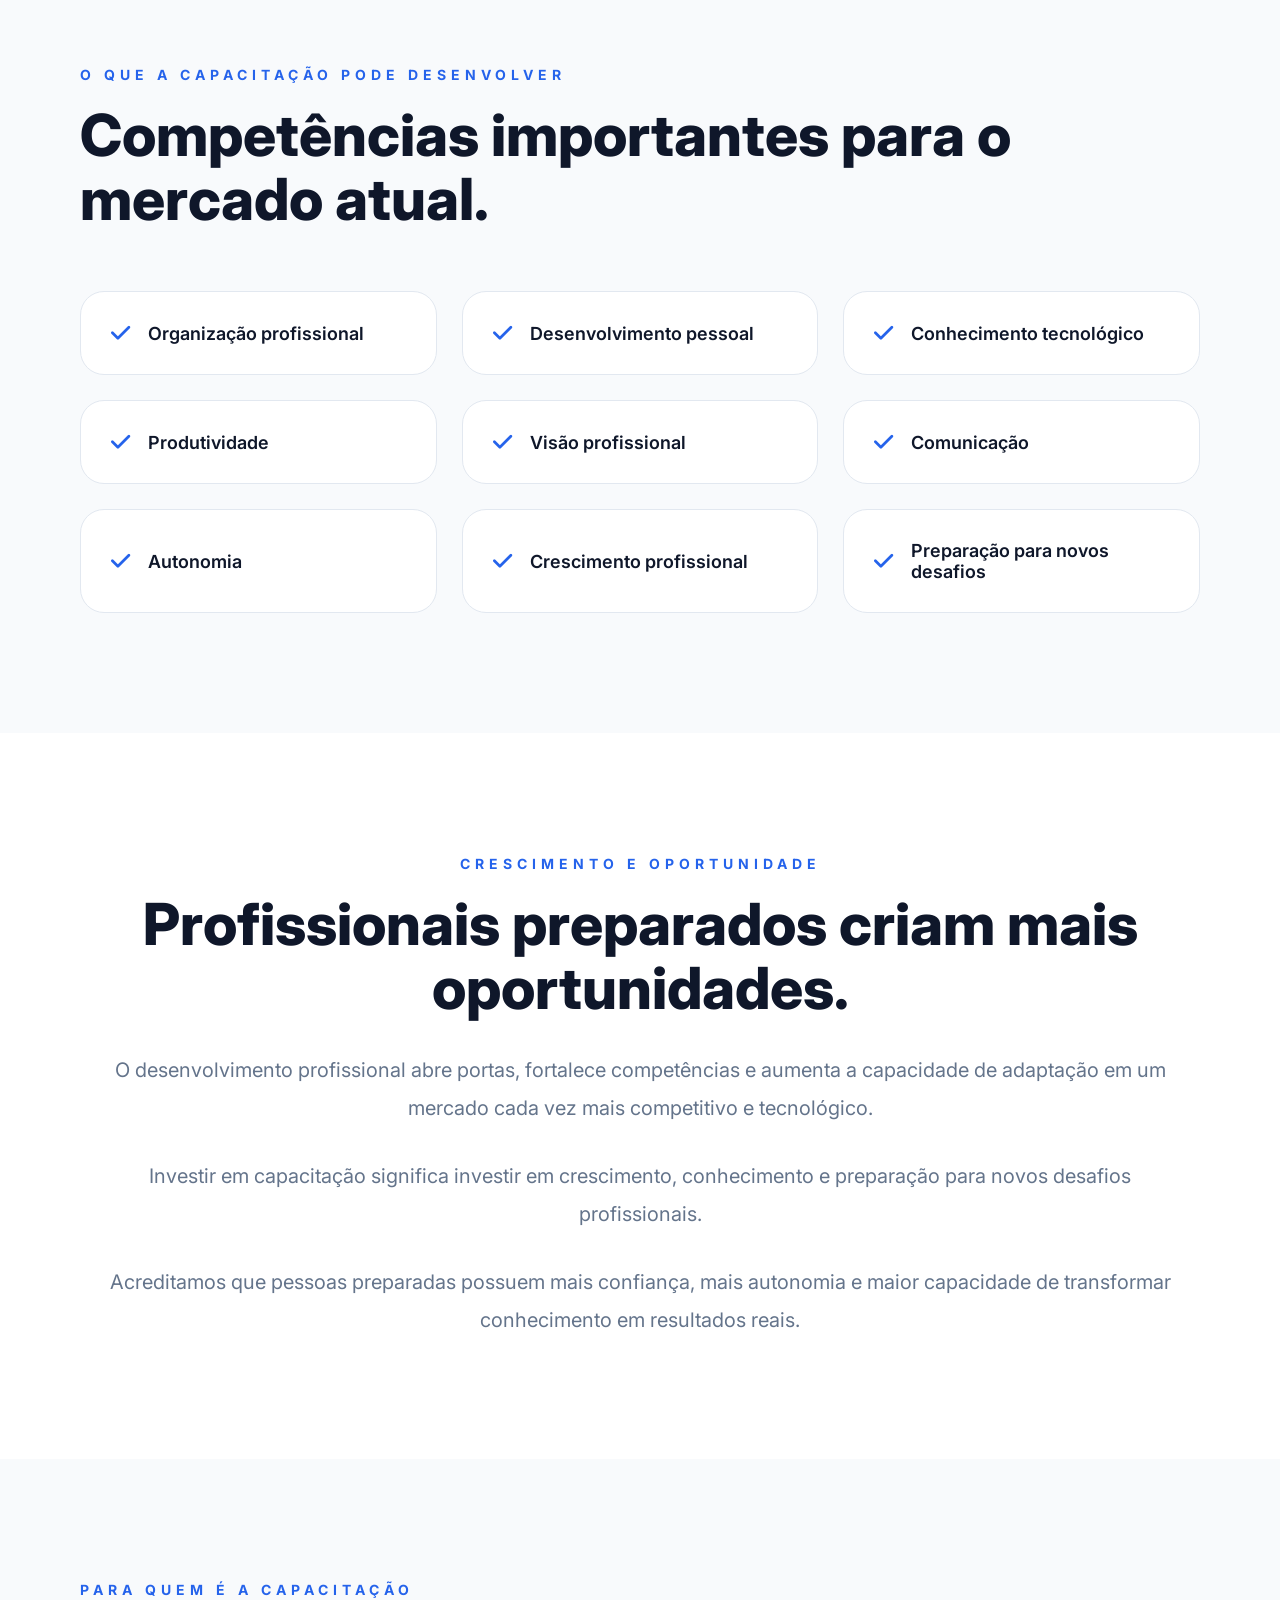
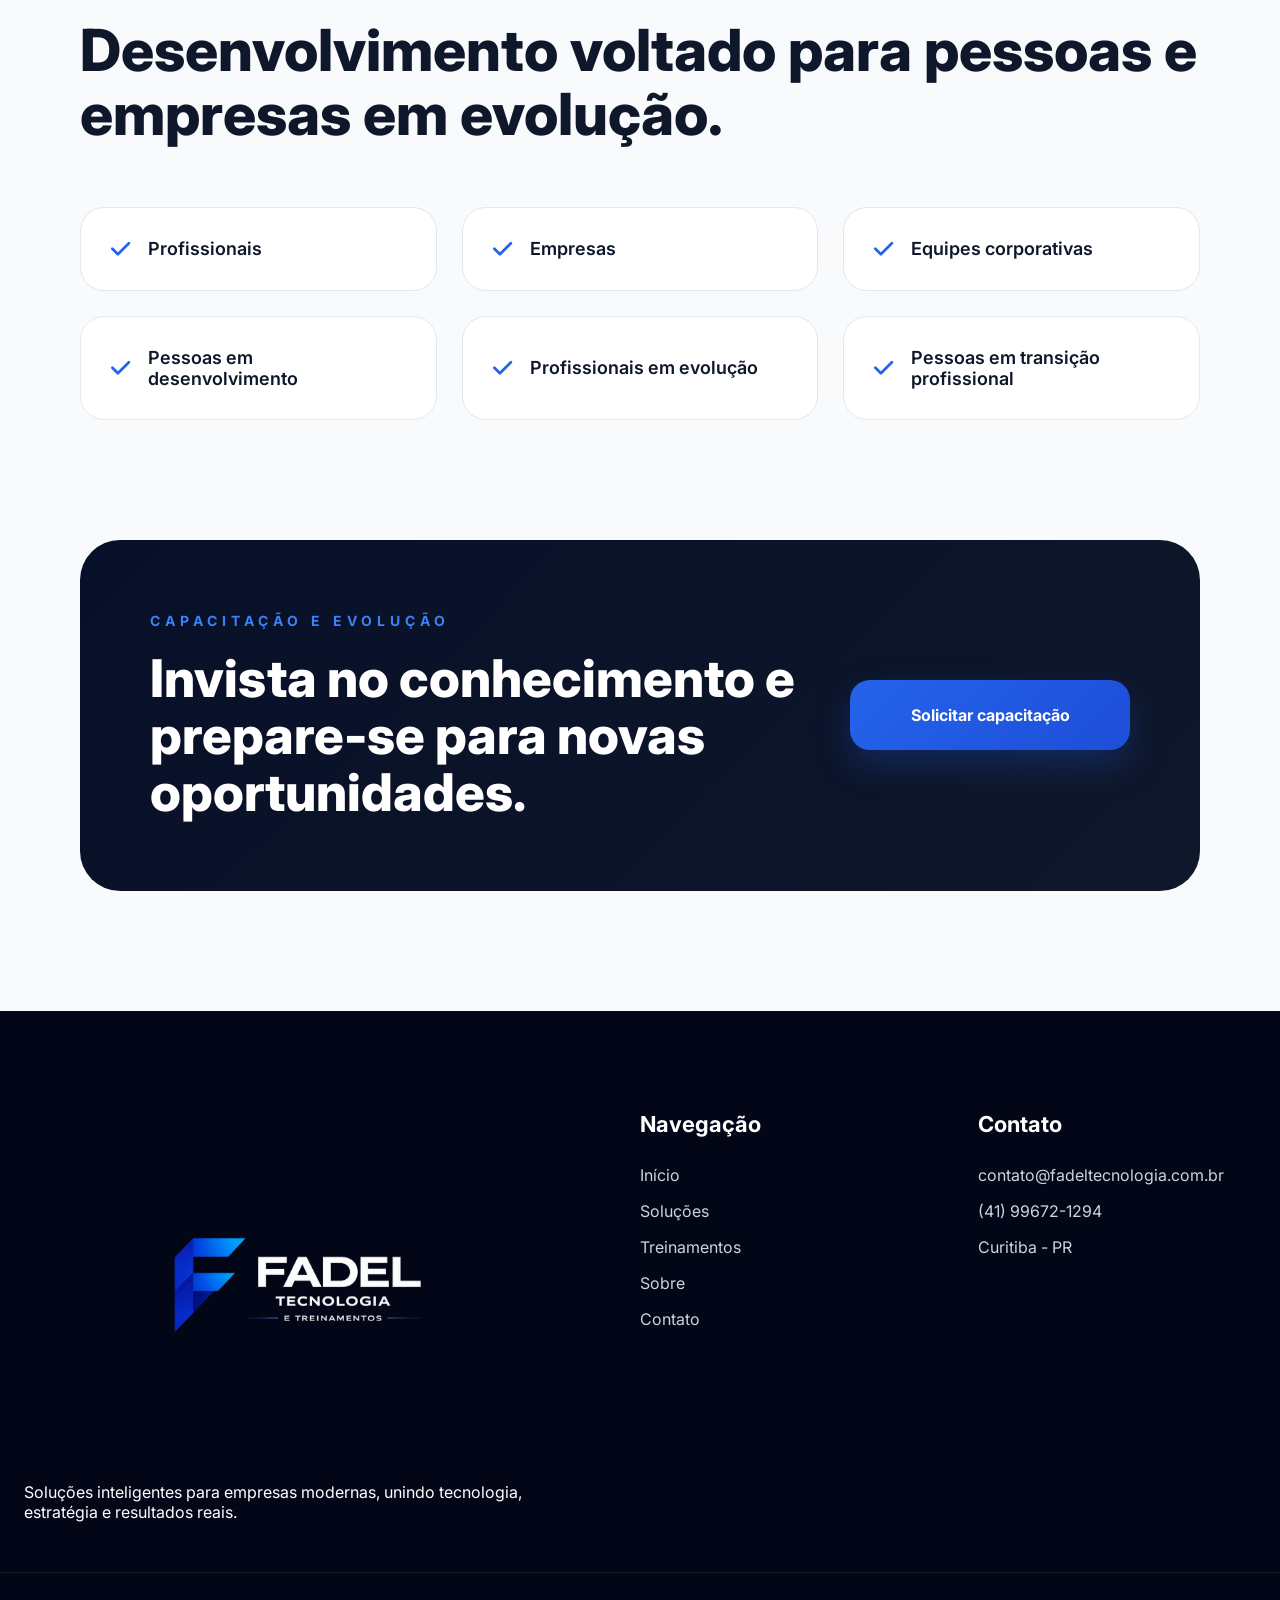
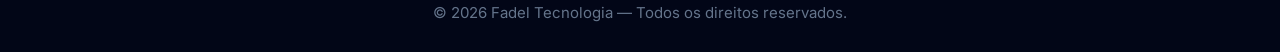
<file: treinamentos-capacitacao.html>
<!DOCTYPE html>
<html lang="pt-BR">

<head>

    <meta charset="UTF-8">

    <meta name="viewport" content="width=device-width, initial-scale=1.0">

    <title>Capacitação Profissional - Fadel Tecnologia</title>


    <!-- SEO -->

    <meta name="description"
        content="Capacitação profissional voltada para desenvolvimento humano, crescimento profissional e evolução tecnológica.">

    <meta name="keywords"
        content="capacitação profissional, desenvolvimento humano, produtividade, crescimento profissional, tecnologia">

    <meta name="author" content="Fadel Tecnologia">


    <!-- OPEN GRAPH -->

    <meta property="og:title"
        content="Capacitação Profissional - Fadel Tecnologia">

    <meta property="og:description"
        content="Capacitação voltada para evolução profissional, produtividade e preparação para o mercado moderno.">

    <meta property="og:type" content="website">

    <meta property="og:image" content="img/Banner_Site.png">

    <meta property="og:locale" content="pt_BR">


    <!-- FAVICON -->

    <link rel="icon" href="img/favicon.png">


    <!-- CSS -->

    <link rel="stylesheet" href="css/style.css?v=2">

    <link rel="stylesheet" href="css/treinamentos-capacitacao.css?v=2">


    <!-- GOOGLE FONTS -->

    <link rel="preconnect" href="https://fonts.googleapis.com">

    <link rel="preconnect" href="https://fonts.gstatic.com" crossorigin>

    <link href="https://fonts.googleapis.com/css2?family=Inter:wght@400;500;600;700;800&display=swap"
        rel="stylesheet">


    <!-- ICONS -->

    <link rel="stylesheet"
        href="https://cdnjs.cloudflare.com/ajax/libs/font-awesome/6.5.1/css/all.min.css">

</head>

<body>


    <!-- HEADER -->

    <header class="header">

        <div class="logo">

            <img src="img/LOGO.png" alt="Fadel Tecnologia">

        </div>

        <nav class="menu">

            <a href="index.html">Início</a>

            <a href="solucoes.html">Soluções</a>

            <a href="treinamentos.html" class="active">Treinamentos</a>

            <a href="sobre.html">Sobre</a>

            <a href="contato.html">Contato</a>

        </nav>

        <a href="https://wa.me/5541996721294"
            target="_blank"
            class="btn-header">

            Falar com especialista

        </a>

    </header>



    <!-- HERO -->

    <section class="cap-hero reveal">

        <div class="cap-hero-content">

            <span>CAPACITAÇÃO PROFISSIONAL</span>

            <h1>
                Desenvolva habilidades, fortaleça conhecimentos e evolua profissionalmente.
            </h1>

            <p>
                Capacitações voltadas para desenvolvimento profissional,
                crescimento pessoal e preparação para os desafios do mercado moderno.
            </p>

        </div>

    </section>



    <!-- INTRO -->

    <section class="cap-intro reveal">

        <div class="cap-intro-grid">


            <!-- IMAGE -->

            <div class="cap-intro-image">

                <img src="img/Img_capacitacao.png"
                    alt="Capacitação Profissional">

            </div>



            <!-- TEXT -->

            <div class="cap-intro-text">

                <span>DESENVOLVIMENTO HUMANO</span>

                <h2>
                    O conhecimento transforma oportunidades em crescimento.
                </h2>

                <p>
                    O mercado evolui constantemente e profissionais preparados
                    possuem mais oportunidades, mais confiança e maior capacidade
                    de crescimento dentro das empresas.
                </p>

                <p>
                    A capacitação profissional vai muito além do aprendizado técnico.
                    Ela fortalece autonomia, melhora desempenho e contribui
                    diretamente para evolução pessoal e profissional.
                </p>

                <p>
                    Nossos treinamentos são desenvolvidos para preparar pessoas
                    para novos desafios, fortalecer competências e ampliar
                    possibilidades no ambiente corporativo.
                </p>

            </div>

        </div>

    </section>



    <!-- AREAS -->

    <section class="cap-areas reveal">

        <div class="cap-areas-title">

            <span>ÁREAS DE DESENVOLVIMENTO</span>

            <h2>
                Conhecimento voltado para evolução pessoal e profissional.
            </h2>

        </div>



        <div class="cap-areas-grid">


            <!-- CARD -->

            <div class="cap-card">

                <i class="fa-solid fa-briefcase"></i>

                <h3>Desenvolvimento Profissional</h3>

                <p>
                    Fortalecimento de competências profissionais voltadas
                    para crescimento, produtividade e evolução no mercado de trabalho.
                </p>

            </div>



            <!-- CARD -->

            <div class="cap-card">

                <i class="fa-solid fa-chart-line"></i>

                <h3>Organização e Produtividade</h3>

                <p>
                    Melhoria da organização pessoal e profissional através
                    de processos, tecnologia e boas práticas operacionais.
                </p>

            </div>



            <!-- CARD -->

            <div class="cap-card">

                <i class="fa-solid fa-laptop"></i>

                <h3>Conhecimento Tecnológico</h3>

                <p>
                    Capacitação voltada para utilização inteligente
                    da tecnologia no ambiente profissional moderno.
                </p>

            </div>



            <!-- CARD -->

            <div class="cap-card">

                <i class="fa-solid fa-arrow-trend-up"></i>

                <h3>Evolução Contínua</h3>

                <p>
                    Desenvolvimento constante de habilidades,
                    competências e visão profissional para acompanhar
                    as mudanças do mercado.
                </p>

            </div>



            <!-- CARD -->

            <div class="cap-card">

                <i class="fa-solid fa-user-check"></i>

                <h3>Autonomia Profissional</h3>

                <p>
                    Fortalecimento da confiança, da responsabilidade
                    e da capacidade de atuação profissional.
                </p>

            </div>



            <!-- CARD -->

            <div class="cap-card">

                <i class="fa-solid fa-rocket"></i>

                <h3>Preparação para o Futuro</h3>

                <p>
                    Capacitação voltada para adaptação às novas exigências
                    profissionais e tecnológicas do mercado moderno.
                </p>

            </div>

        </div>

    </section>



    <!-- DEVELOPMENT -->

    <section class="cap-development reveal">

        <div class="cap-development-content">

            <span>O QUE A CAPACITAÇÃO PODE DESENVOLVER</span>

            <h2>
                Competências importantes para o mercado atual.
            </h2>



            <div class="cap-development-grid">


                <div class="cap-development-item">

                    <i class="fa-solid fa-check"></i>

                    <span>Organização profissional</span>

                </div>


                <div class="cap-development-item">

                    <i class="fa-solid fa-check"></i>

                    <span>Desenvolvimento pessoal</span>

                </div>


                <div class="cap-development-item">

                    <i class="fa-solid fa-check"></i>

                    <span>Conhecimento tecnológico</span>

                </div>


                <div class="cap-development-item">

                    <i class="fa-solid fa-check"></i>

                    <span>Produtividade</span>

                </div>


                <div class="cap-development-item">

                    <i class="fa-solid fa-check"></i>

                    <span>Visão profissional</span>

                </div>


                <div class="cap-development-item">

                    <i class="fa-solid fa-check"></i>

                    <span>Comunicação</span>

                </div>


                <div class="cap-development-item">

                    <i class="fa-solid fa-check"></i>

                    <span>Autonomia</span>

                </div>


                <div class="cap-development-item">

                    <i class="fa-solid fa-check"></i>

                    <span>Crescimento profissional</span>

                </div>


                <div class="cap-development-item">

                    <i class="fa-solid fa-check"></i>

                    <span>Preparação para novos desafios</span>

                </div>

            </div>

        </div>

    </section>



    <!-- GROWTH -->

    <section class="cap-growth reveal">

        <div class="cap-growth-content">

            <span>CRESCIMENTO E OPORTUNIDADE</span>

            <h2>
                Profissionais preparados criam mais oportunidades.
            </h2>

            <p>
                O desenvolvimento profissional abre portas,
                fortalece competências e aumenta a capacidade de adaptação
                em um mercado cada vez mais competitivo e tecnológico.
            </p>

            <p>
                Investir em capacitação significa investir em crescimento,
                conhecimento e preparação para novos desafios profissionais.
            </p>

            <p>
                Acreditamos que pessoas preparadas possuem mais confiança,
                mais autonomia e maior capacidade de transformar conhecimento
                em resultados reais.
            </p>

        </div>

    </section>



    <!-- PUBLIC -->

    <section class="cap-public reveal">

        <div class="cap-public-content">

            <span>PARA QUEM É A CAPACITAÇÃO</span>

            <h2>
                Desenvolvimento voltado para pessoas e empresas em evolução.
            </h2>



            <div class="cap-public-grid">


                <div class="cap-public-item">

                    <i class="fa-solid fa-check"></i>

                    <span>Profissionais</span>

                </div>


                <div class="cap-public-item">

                    <i class="fa-solid fa-check"></i>

                    <span>Empresas</span>

                </div>


                <div class="cap-public-item">

                    <i class="fa-solid fa-check"></i>

                    <span>Equipes corporativas</span>

                </div>


                <div class="cap-public-item">

                    <i class="fa-solid fa-check"></i>

                    <span>Pessoas em desenvolvimento</span>

                </div>


                <div class="cap-public-item">

                    <i class="fa-solid fa-check"></i>

                    <span>Profissionais em evolução</span>

                </div>


                <div class="cap-public-item">

                    <i class="fa-solid fa-check"></i>

                    <span>Pessoas em transição profissional</span>

                </div>

            </div>

        </div>

    </section>



    <!-- CTA -->

    <section class="cap-cta reveal">

        <div class="cap-cta-content">

            <div>

                <span>CAPACITAÇÃO E EVOLUÇÃO</span>

                <h2>
                    Invista no conhecimento e prepare-se para novas oportunidades.
                </h2>

            </div>


            <a href="contato.html">

                Solicitar capacitação

            </a>

        </div>

    </section>



    <!-- FOOTER -->

    <footer class="footer">

        <div class="footer-grid">


            <div>

                <img src="img/LOGO_FOOTER.png" alt="Fadel Tecnologia">

                <p>
                    Soluções inteligentes para empresas modernas,
                    unindo tecnologia, estratégia e resultados reais.
                </p>

            </div>



            <div>

                <h4>Navegação</h4>

                <a href="index.html">Início</a>

                <a href="solucoes.html">Soluções</a>

                <a href="treinamentos.html">Treinamentos</a>

                <a href="sobre.html">Sobre</a>

                <a href="contato.html">Contato</a>

            </div>



            <div>

                <h4>Contato</h4>

                <a href="#">
                    contato@fadeltecnologia.com.br
                </a>

                <a href="#">
                    (41) 99672-1294
                </a>

                <a href="#">
                    Curitiba - PR
                </a>

            </div>

        </div>



        <div class="footer-copy">

            © 2026 Fadel Tecnologia — Todos os direitos reservados.

        </div>

    </footer>

    <script src="js/script.js"></script>

</body>

</html>
</file>
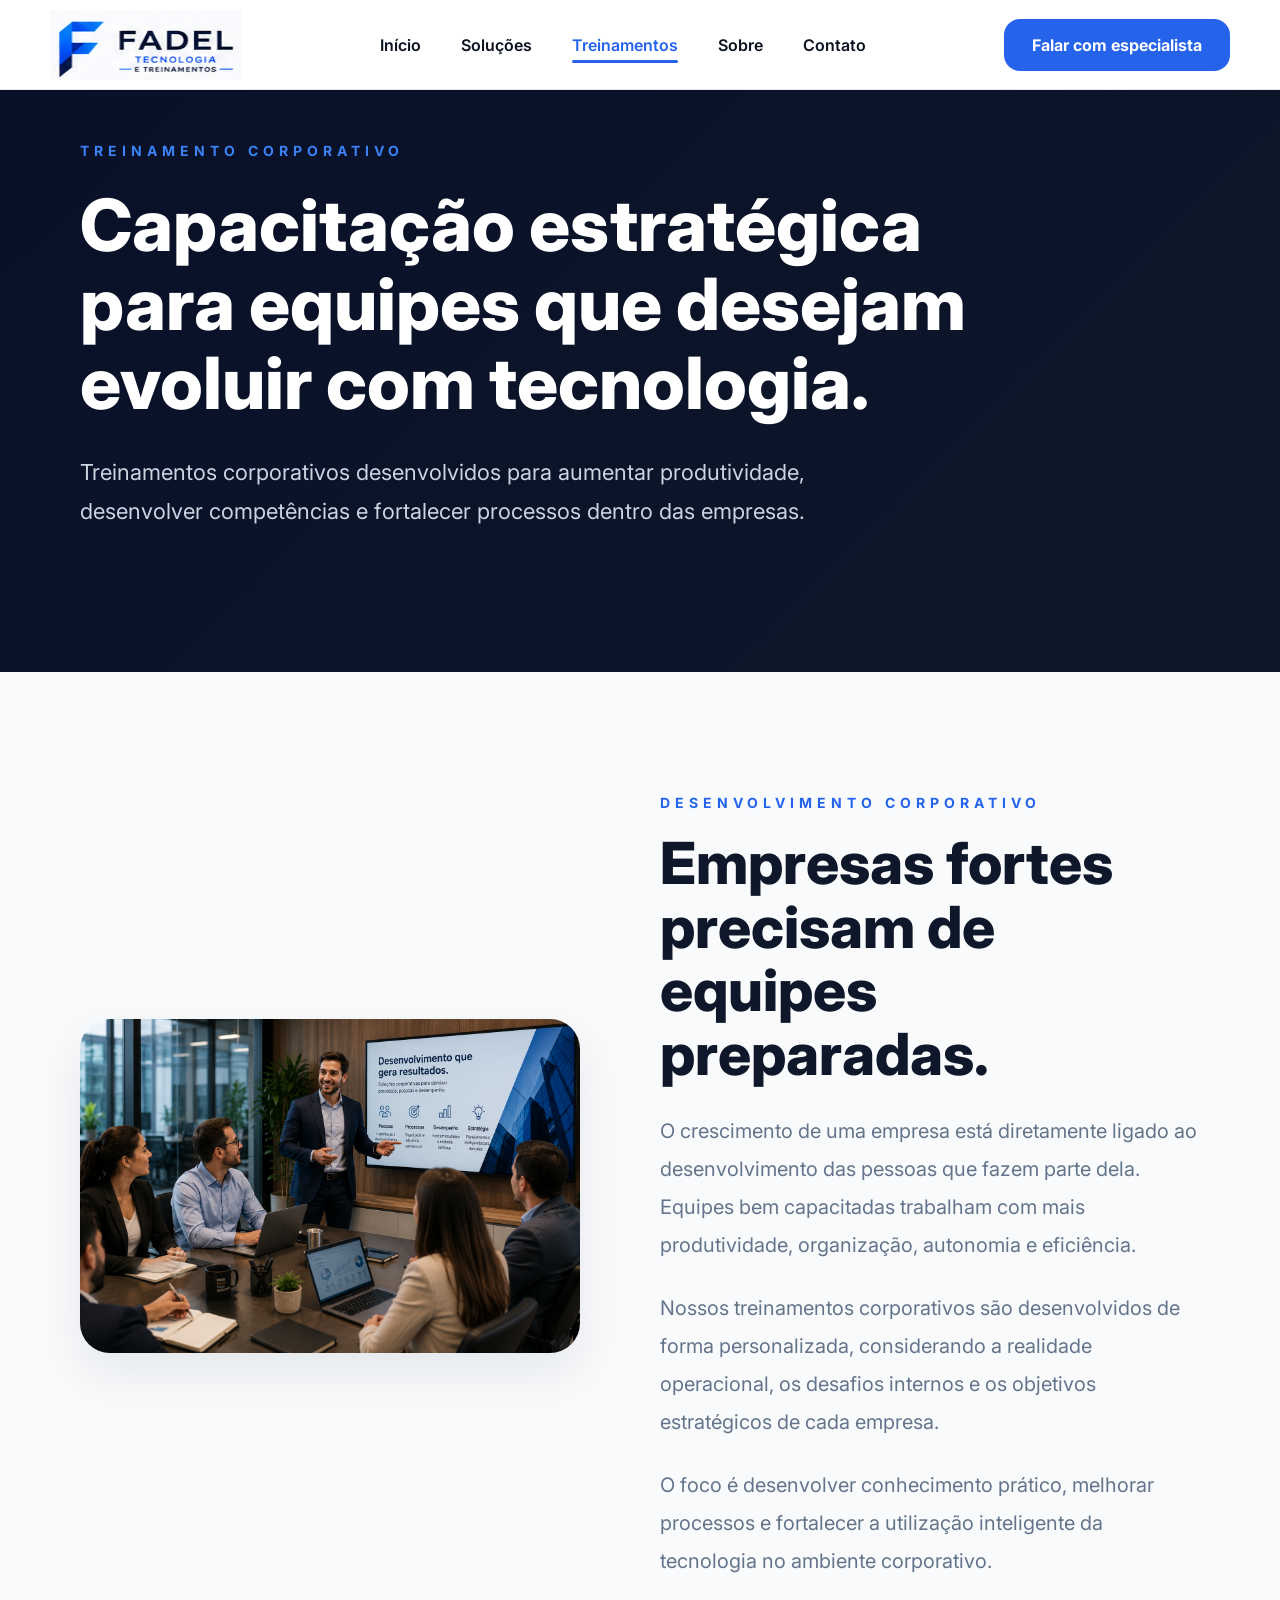
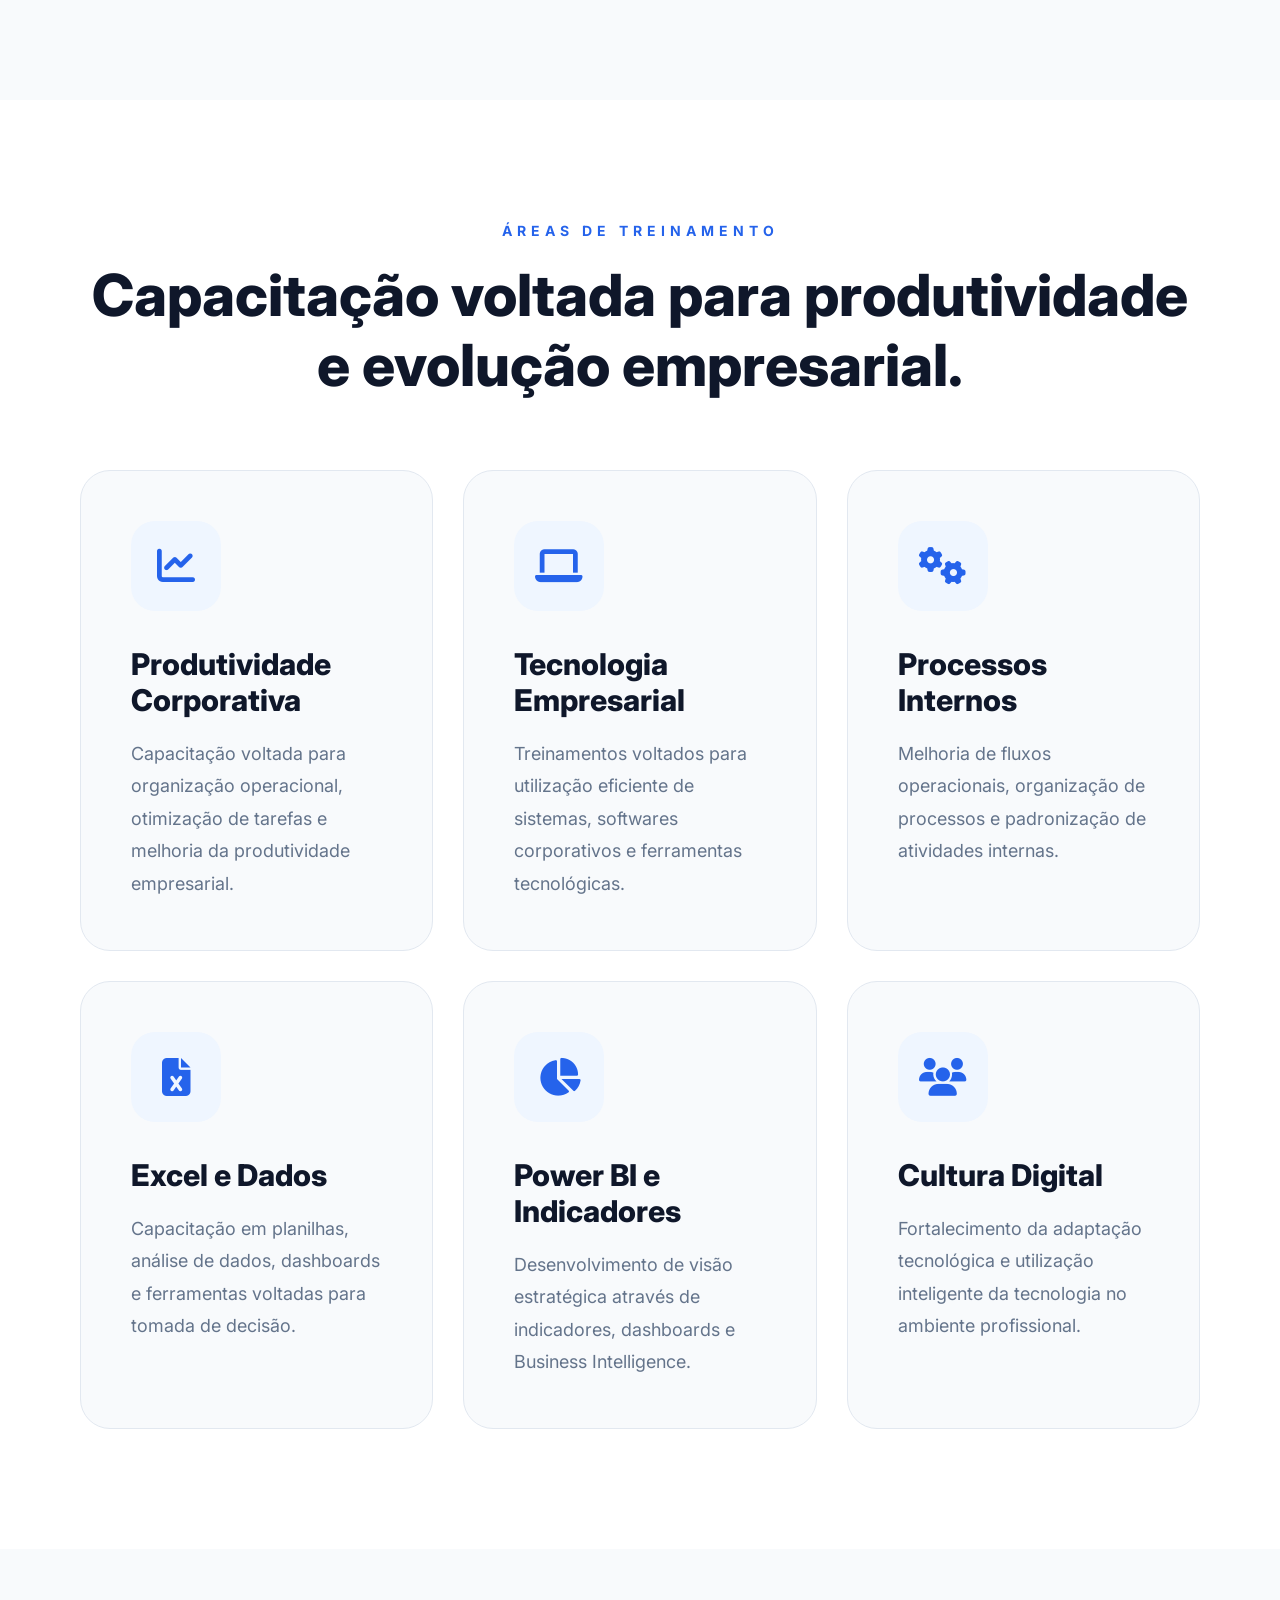
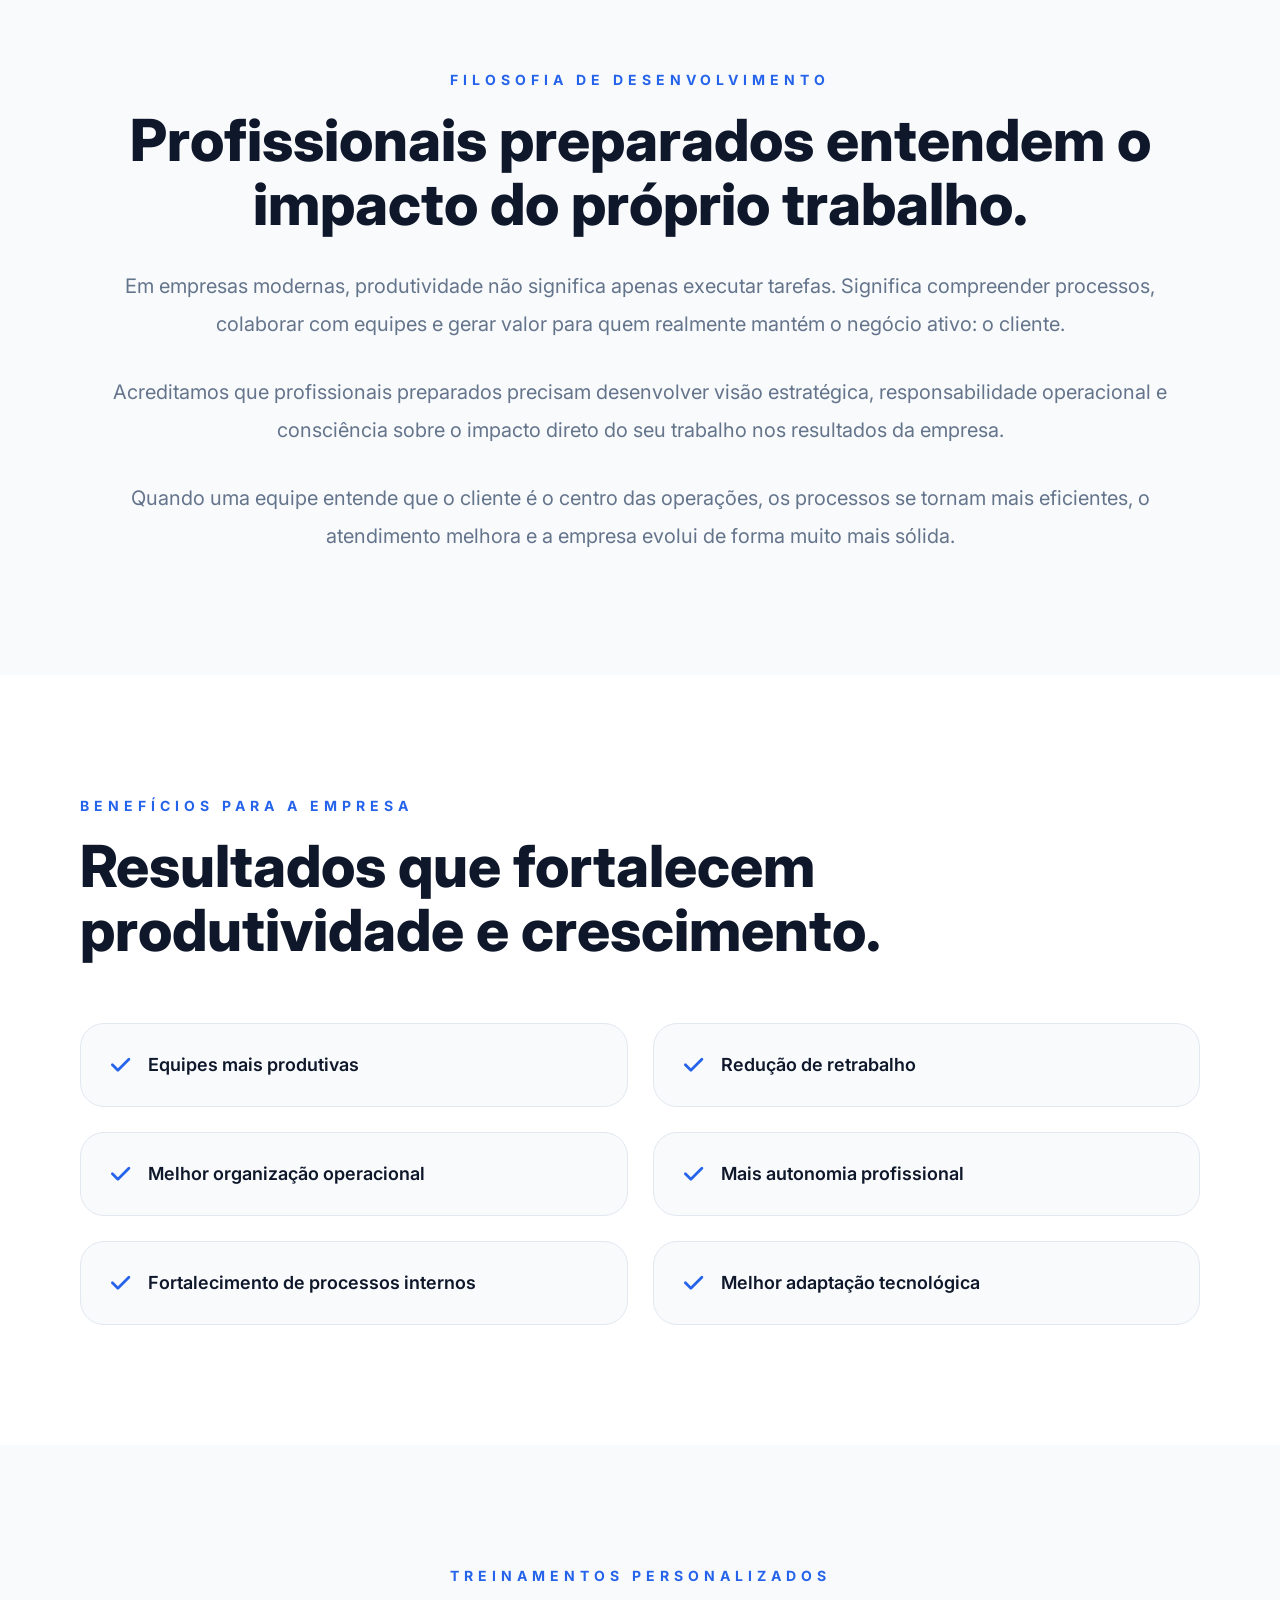
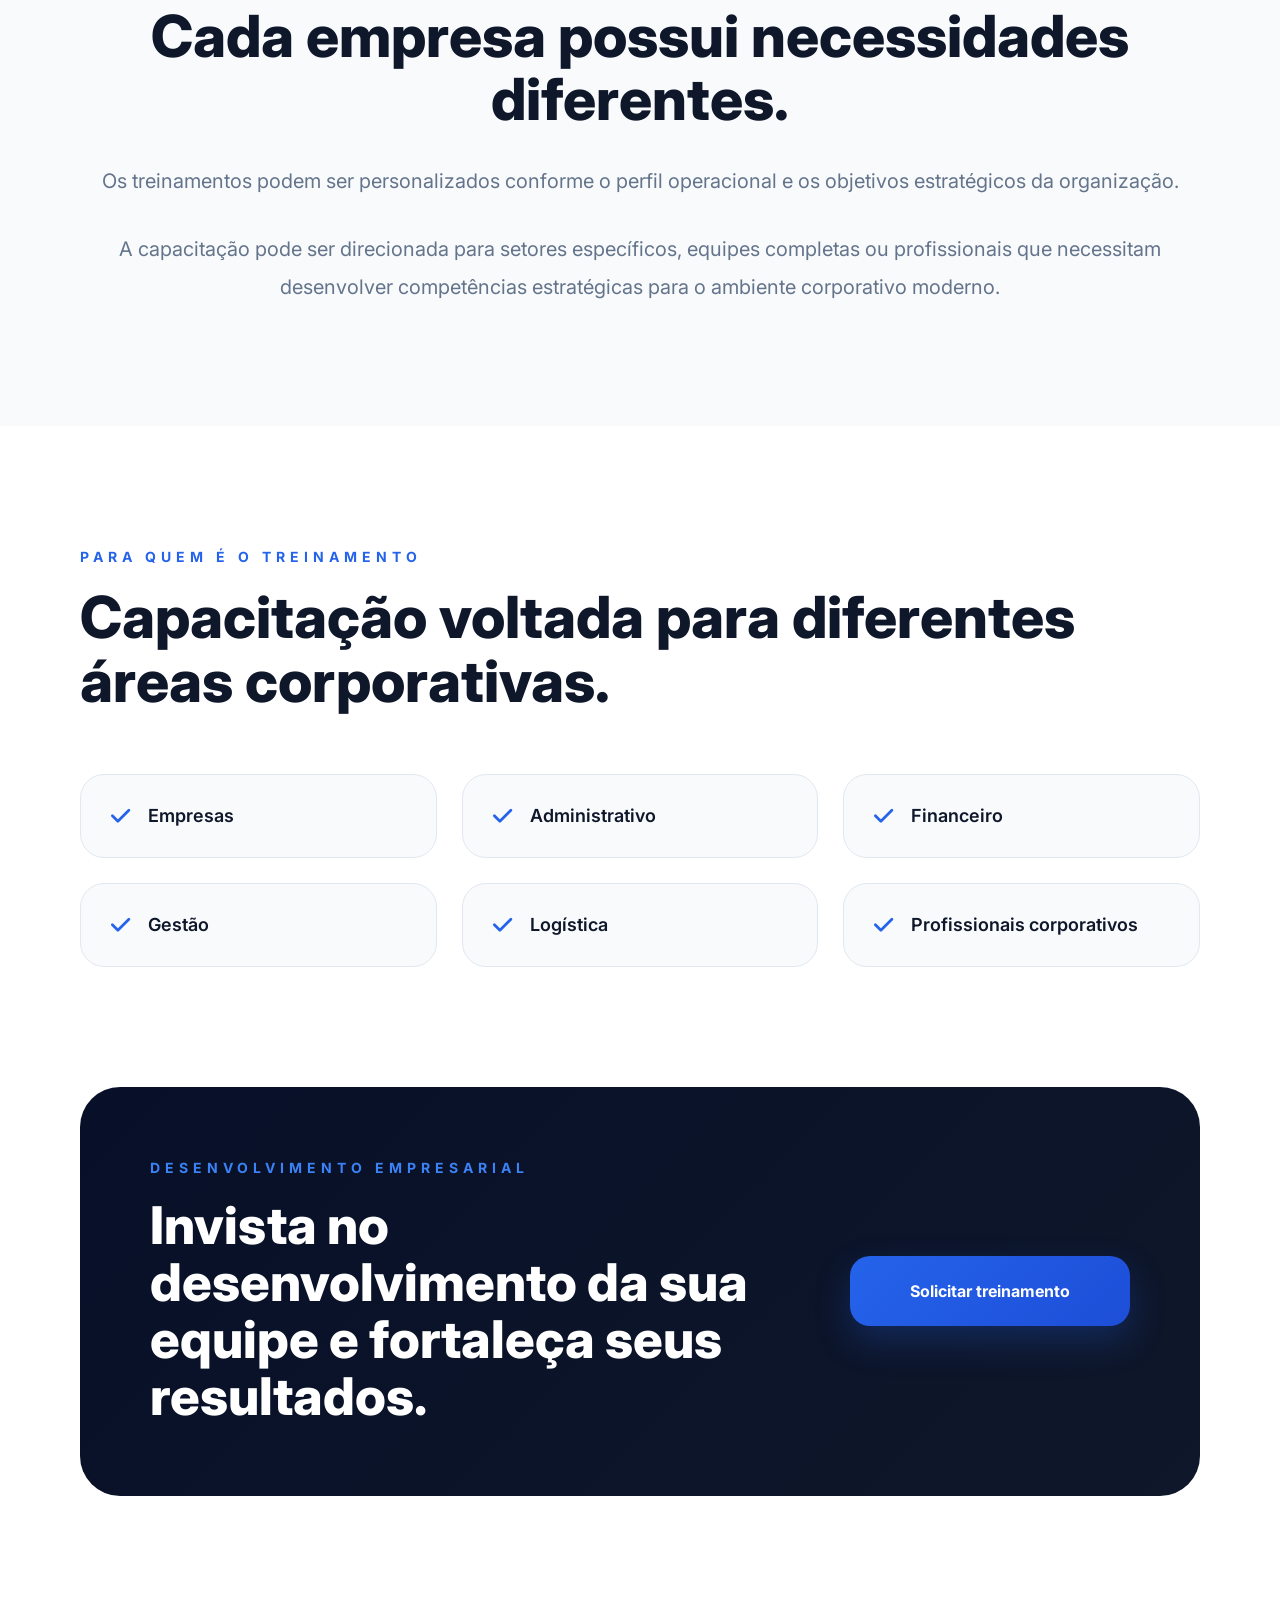
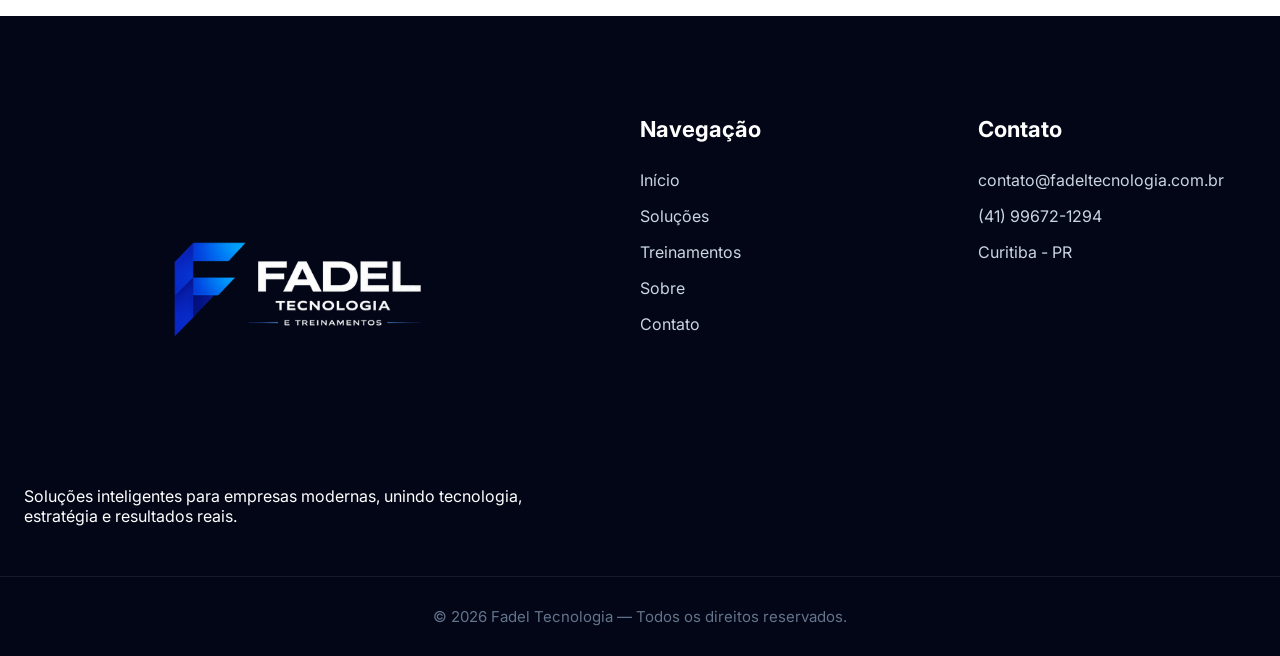
<file: treinamentos-corporativo.html>
<!DOCTYPE html>
<html lang="pt-BR">

<head>

    <meta charset="UTF-8">

    <meta name="viewport" content="width=device-width, initial-scale=1.0">

    <title>Treinamento Corporativo - Fadel Tecnologia</title>


    <!-- SEO -->

    <meta name="description"
        content="Treinamentos corporativos voltados para produtividade, desenvolvimento profissional e evolução empresarial.">

    <meta name="keywords"
        content="treinamento corporativo, capacitação empresarial, produtividade, equipes, desenvolvimento profissional">

    <meta name="author" content="Fadel Tecnologia">


    <!-- OPEN GRAPH -->

    <meta property="og:title"
        content="Treinamento Corporativo - Fadel Tecnologia">

    <meta property="og:description"
        content="Capacitação estratégica para equipes que desejam evoluir com tecnologia e produtividade.">

    <meta property="og:type" content="website">

    <meta property="og:image" content="img/Banner_Site.png">

    <meta property="og:locale" content="pt_BR">


    <!-- FAVICON -->

    <link rel="icon" href="img/favicon.png">


    <!-- CSS -->

    <link rel="stylesheet" href="css/style.css?v=2">

    <link rel="stylesheet" href="css/treinamentos-corporativo.css?v=2">


    <!-- GOOGLE FONTS -->

    <link rel="preconnect" href="https://fonts.googleapis.com">

    <link rel="preconnect" href="https://fonts.gstatic.com" crossorigin>

    <link href="https://fonts.googleapis.com/css2?family=Inter:wght@400;500;600;700;800&display=swap"
        rel="stylesheet">


    <!-- ICONS -->

    <link rel="stylesheet"
        href="https://cdnjs.cloudflare.com/ajax/libs/font-awesome/6.5.1/css/all.min.css">

</head>

<body>


    <!-- HEADER -->

    <header class="header">

        <div class="logo">

            <img src="img/LOGO.png" alt="Fadel Tecnologia">

        </div>

        <nav class="menu">

            <a href="index.html">Início</a>

            <a href="solucoes.html">Soluções</a>

            <a href="treinamentos.html" class="active">Treinamentos</a>

            <a href="sobre.html">Sobre</a>

            <a href="contato.html">Contato</a>

        </nav>

        <a href="https://wa.me/5541996721294"
            target="_blank"
            class="btn-header">

            Falar com especialista

        </a>

    </header>



    <!-- HERO -->

    <section class="corp-hero reveal">

        <div class="corp-hero-content">

            <span>TREINAMENTO CORPORATIVO</span>

            <h1>
                Capacitação estratégica para equipes que desejam evoluir com tecnologia.
            </h1>

            <p>
                Treinamentos corporativos desenvolvidos para aumentar produtividade,
                desenvolver competências e fortalecer processos dentro das empresas.
            </p>

        </div>

    </section>



    <!-- INTRO -->

    <section class="corp-intro reveal">

        <div class="corp-intro-grid">


            <!-- IMAGE -->

            <div class="corp-intro-image">

                <img src="img/Img_corporativo.png"
                    alt="Treinamento Corporativo">

            </div>



            <!-- TEXT -->

            <div class="corp-intro-text">

                <span>DESENVOLVIMENTO CORPORATIVO</span>

                <h2>
                    Empresas fortes precisam de equipes preparadas.
                </h2>

                <p>
                    O crescimento de uma empresa está diretamente ligado
                    ao desenvolvimento das pessoas que fazem parte dela.
                    Equipes bem capacitadas trabalham com mais produtividade,
                    organização, autonomia e eficiência.
                </p>

                <p>
                    Nossos treinamentos corporativos são desenvolvidos
                    de forma personalizada, considerando a realidade operacional,
                    os desafios internos e os objetivos estratégicos
                    de cada empresa.
                </p>

                <p>
                    O foco é desenvolver conhecimento prático,
                    melhorar processos e fortalecer a utilização inteligente
                    da tecnologia no ambiente corporativo.
                </p>

            </div>

        </div>

    </section>



    <!-- AREAS -->

    <section class="corp-areas reveal">

        <div class="corp-areas-title">

            <span>ÁREAS DE TREINAMENTO</span>

            <h2>
                Capacitação voltada para produtividade e evolução empresarial.
            </h2>

        </div>



        <div class="corp-areas-grid">


            <!-- CARD -->

            <div class="corp-card">

                <i class="fa-solid fa-chart-line"></i>

                <h3>Produtividade Corporativa</h3>

                <p>
                    Capacitação voltada para organização operacional,
                    otimização de tarefas e melhoria da produtividade empresarial.
                </p>

            </div>



            <!-- CARD -->

            <div class="corp-card">

                <i class="fa-solid fa-laptop"></i>

                <h3>Tecnologia Empresarial</h3>

                <p>
                    Treinamentos voltados para utilização eficiente de sistemas,
                    softwares corporativos e ferramentas tecnológicas.
                </p>

            </div>



            <!-- CARD -->

            <div class="corp-card">

                <i class="fa-solid fa-gears"></i>

                <h3>Processos Internos</h3>

                <p>
                    Melhoria de fluxos operacionais, organização de processos
                    e padronização de atividades internas.
                </p>

            </div>



            <!-- CARD -->

            <div class="corp-card">

                <i class="fa-solid fa-file-excel"></i>

                <h3>Excel e Dados</h3>

                <p>
                    Capacitação em planilhas, análise de dados,
                    dashboards e ferramentas voltadas para tomada de decisão.
                </p>

            </div>



            <!-- CARD -->

            <div class="corp-card">

                <i class="fa-solid fa-chart-pie"></i>

                <h3>Power BI e Indicadores</h3>

                <p>
                    Desenvolvimento de visão estratégica através de indicadores,
                    dashboards e Business Intelligence.
                </p>

            </div>



            <!-- CARD -->

            <div class="corp-card">

                <i class="fa-solid fa-users"></i>

                <h3>Cultura Digital</h3>

                <p>
                    Fortalecimento da adaptação tecnológica e utilização
                    inteligente da tecnologia no ambiente profissional.
                </p>

            </div>

        </div>

    </section>



    <!-- PHILOSOPHY -->

    <section class="corp-philosophy reveal">

        <div class="corp-philosophy-content">

            <span>FILOSOFIA DE DESENVOLVIMENTO</span>

            <h2>
                Profissionais preparados entendem o impacto do próprio trabalho.
            </h2>

            <p>
                Em empresas modernas, produtividade não significa apenas executar tarefas.
                Significa compreender processos, colaborar com equipes e gerar valor
                para quem realmente mantém o negócio ativo: o cliente.
            </p>

            <p>
                Acreditamos que profissionais preparados precisam desenvolver
                visão estratégica, responsabilidade operacional e consciência
                sobre o impacto direto do seu trabalho nos resultados da empresa.
            </p>

            <p>
                Quando uma equipe entende que o cliente é o centro das operações,
                os processos se tornam mais eficientes, o atendimento melhora
                e a empresa evolui de forma muito mais sólida.
            </p>

        </div>

    </section>



    <!-- BENEFITS -->

    <section class="corp-benefits reveal">

        <div class="corp-benefits-content">

            <span>BENEFÍCIOS PARA A EMPRESA</span>

            <h2>
                Resultados que fortalecem produtividade e crescimento.
            </h2>



            <div class="corp-benefits-grid">


                <div class="corp-benefit-item">

                    <i class="fa-solid fa-check"></i>

                    <span>Equipes mais produtivas</span>

                </div>


                <div class="corp-benefit-item">

                    <i class="fa-solid fa-check"></i>

                    <span>Redução de retrabalho</span>

                </div>


                <div class="corp-benefit-item">

                    <i class="fa-solid fa-check"></i>

                    <span>Melhor organização operacional</span>

                </div>


                <div class="corp-benefit-item">

                    <i class="fa-solid fa-check"></i>

                    <span>Mais autonomia profissional</span>

                </div>


                <div class="corp-benefit-item">

                    <i class="fa-solid fa-check"></i>

                    <span>Fortalecimento de processos internos</span>

                </div>


                <div class="corp-benefit-item">

                    <i class="fa-solid fa-check"></i>

                    <span>Melhor adaptação tecnológica</span>

                </div>

            </div>

        </div>

    </section>



    <!-- CUSTOM -->

    <section class="corp-custom reveal">

        <div class="corp-custom-content">

            <span>TREINAMENTOS PERSONALIZADOS</span>

            <h2>
                Cada empresa possui necessidades diferentes.
            </h2>

            <p>
                Os treinamentos podem ser personalizados conforme
                o perfil operacional e os objetivos estratégicos da organização.
            </p>

            <p>
                A capacitação pode ser direcionada para setores específicos,
                equipes completas ou profissionais que necessitam desenvolver
                competências estratégicas para o ambiente corporativo moderno.
            </p>

        </div>

    </section>



    <!-- PUBLIC -->

    <section class="corp-public reveal">

        <div class="corp-public-content">

            <span>PARA QUEM É O TREINAMENTO</span>

            <h2>
                Capacitação voltada para diferentes áreas corporativas.
            </h2>



            <div class="corp-public-grid">


                <div class="corp-public-item">

                    <i class="fa-solid fa-check"></i>

                    <span>Empresas</span>

                </div>


                <div class="corp-public-item">

                    <i class="fa-solid fa-check"></i>

                    <span>Administrativo</span>

                </div>


                <div class="corp-public-item">

                    <i class="fa-solid fa-check"></i>

                    <span>Financeiro</span>

                </div>


                <div class="corp-public-item">

                    <i class="fa-solid fa-check"></i>

                    <span>Gestão</span>

                </div>


                <div class="corp-public-item">

                    <i class="fa-solid fa-check"></i>

                    <span>Logística</span>

                </div>


                <div class="corp-public-item">

                    <i class="fa-solid fa-check"></i>

                    <span>Profissionais corporativos</span>

                </div>

            </div>

        </div>

    </section>



    <!-- CTA -->

    <section class="corp-cta reveal">

        <div class="corp-cta-content">

            <div>

                <span>DESENVOLVIMENTO EMPRESARIAL</span>

                <h2>
                    Invista no desenvolvimento da sua equipe e fortaleça seus resultados.
                </h2>

            </div>


            <a href="contato.html">

                Solicitar treinamento

            </a>

        </div>

    </section>



    <!-- FOOTER -->

    <footer class="footer">

        <div class="footer-grid">


            <div>

                <img src="img/LOGO_FOOTER.png" alt="Fadel Tecnologia">

                <p>
                    Soluções inteligentes para empresas modernas,
                    unindo tecnologia, estratégia e resultados reais.
                </p>

            </div>



            <div>

                <h4>Navegação</h4>

                <a href="index.html">Início</a>

                <a href="solucoes.html">Soluções</a>

                <a href="treinamentos.html">Treinamentos</a>

                <a href="sobre.html">Sobre</a>

                <a href="contato.html">Contato</a>

            </div>



            <div>

                <h4>Contato</h4>

                <a href="#">
                    contato@fadeltecnologia.com.br
                </a>

                <a href="#">
                    (41) 99672-1294
                </a>

                <a href="#">
                    Curitiba - PR
                </a>

            </div>

        </div>



        <div class="footer-copy">

            © 2026 Fadel Tecnologia — Todos os direitos reservados.

        </div>

    </footer>

    <script src="js/script.js"></script>

</body>

</html>
</file>
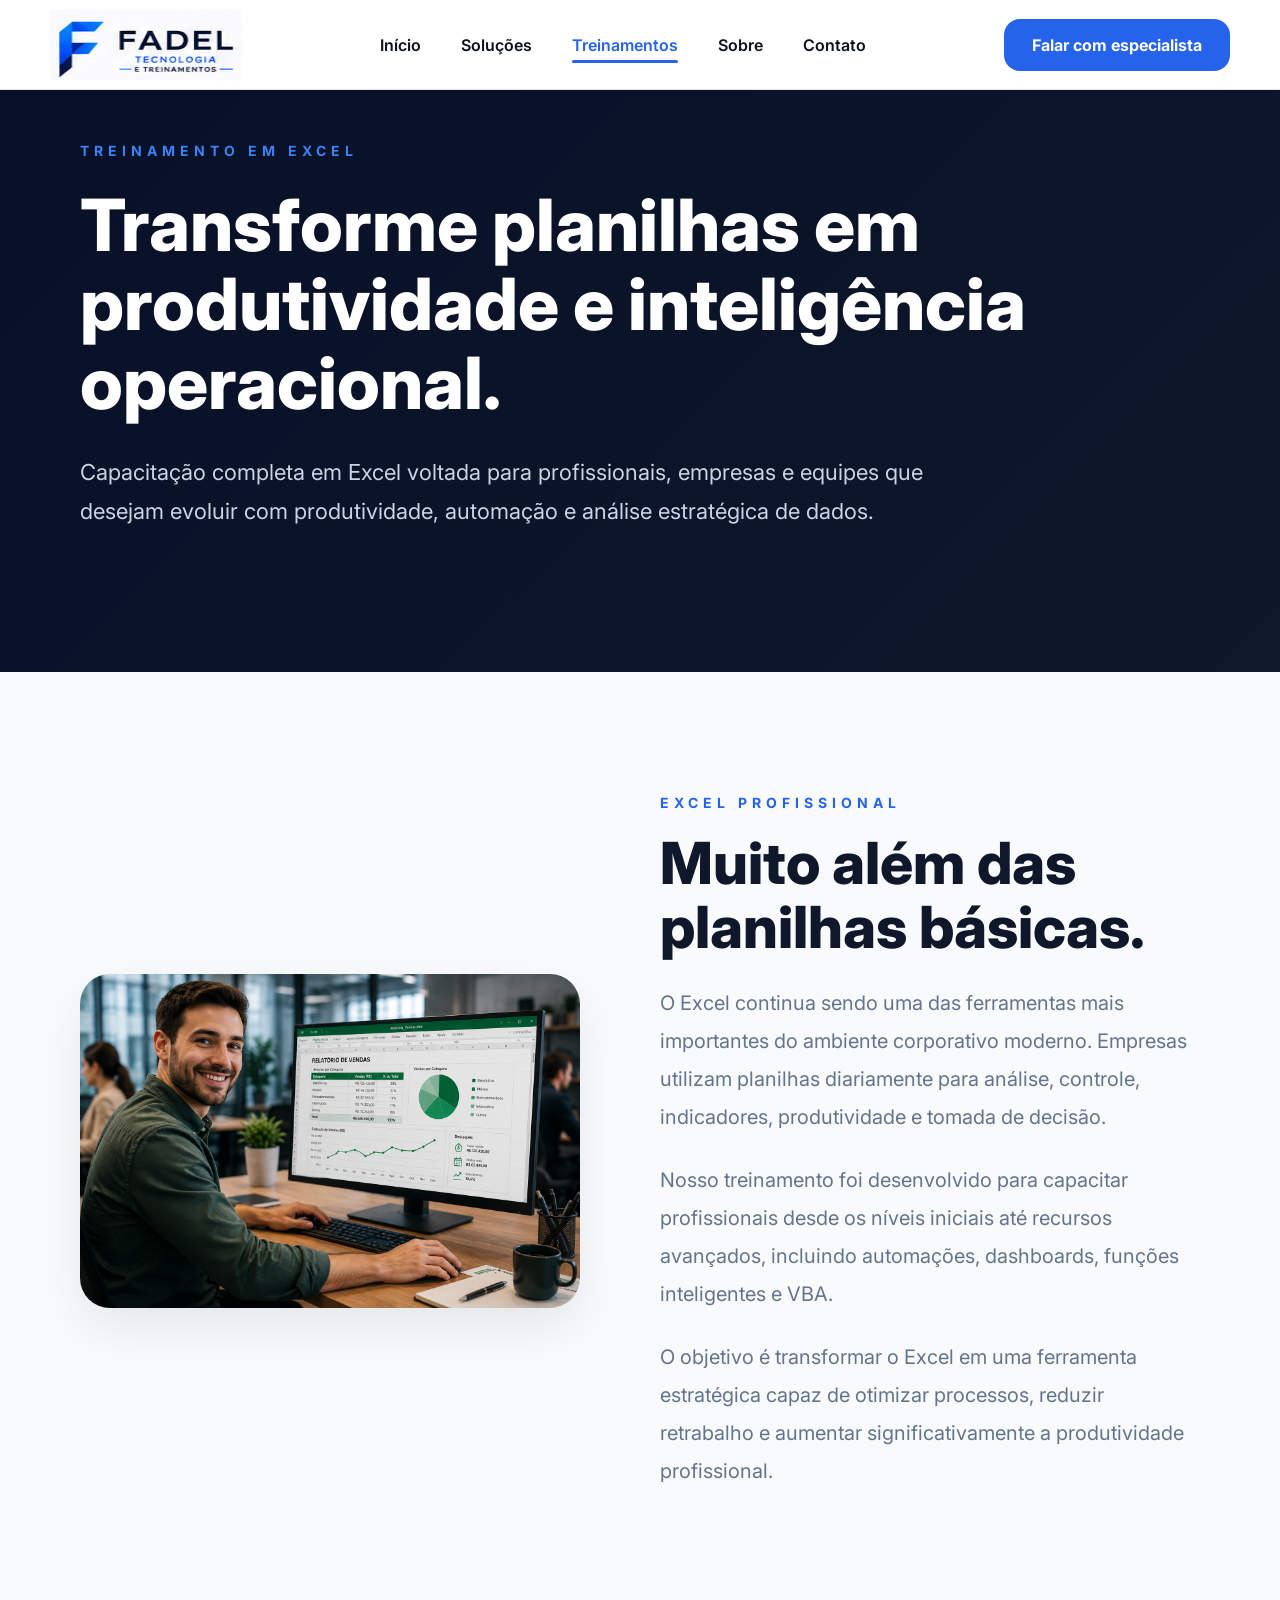
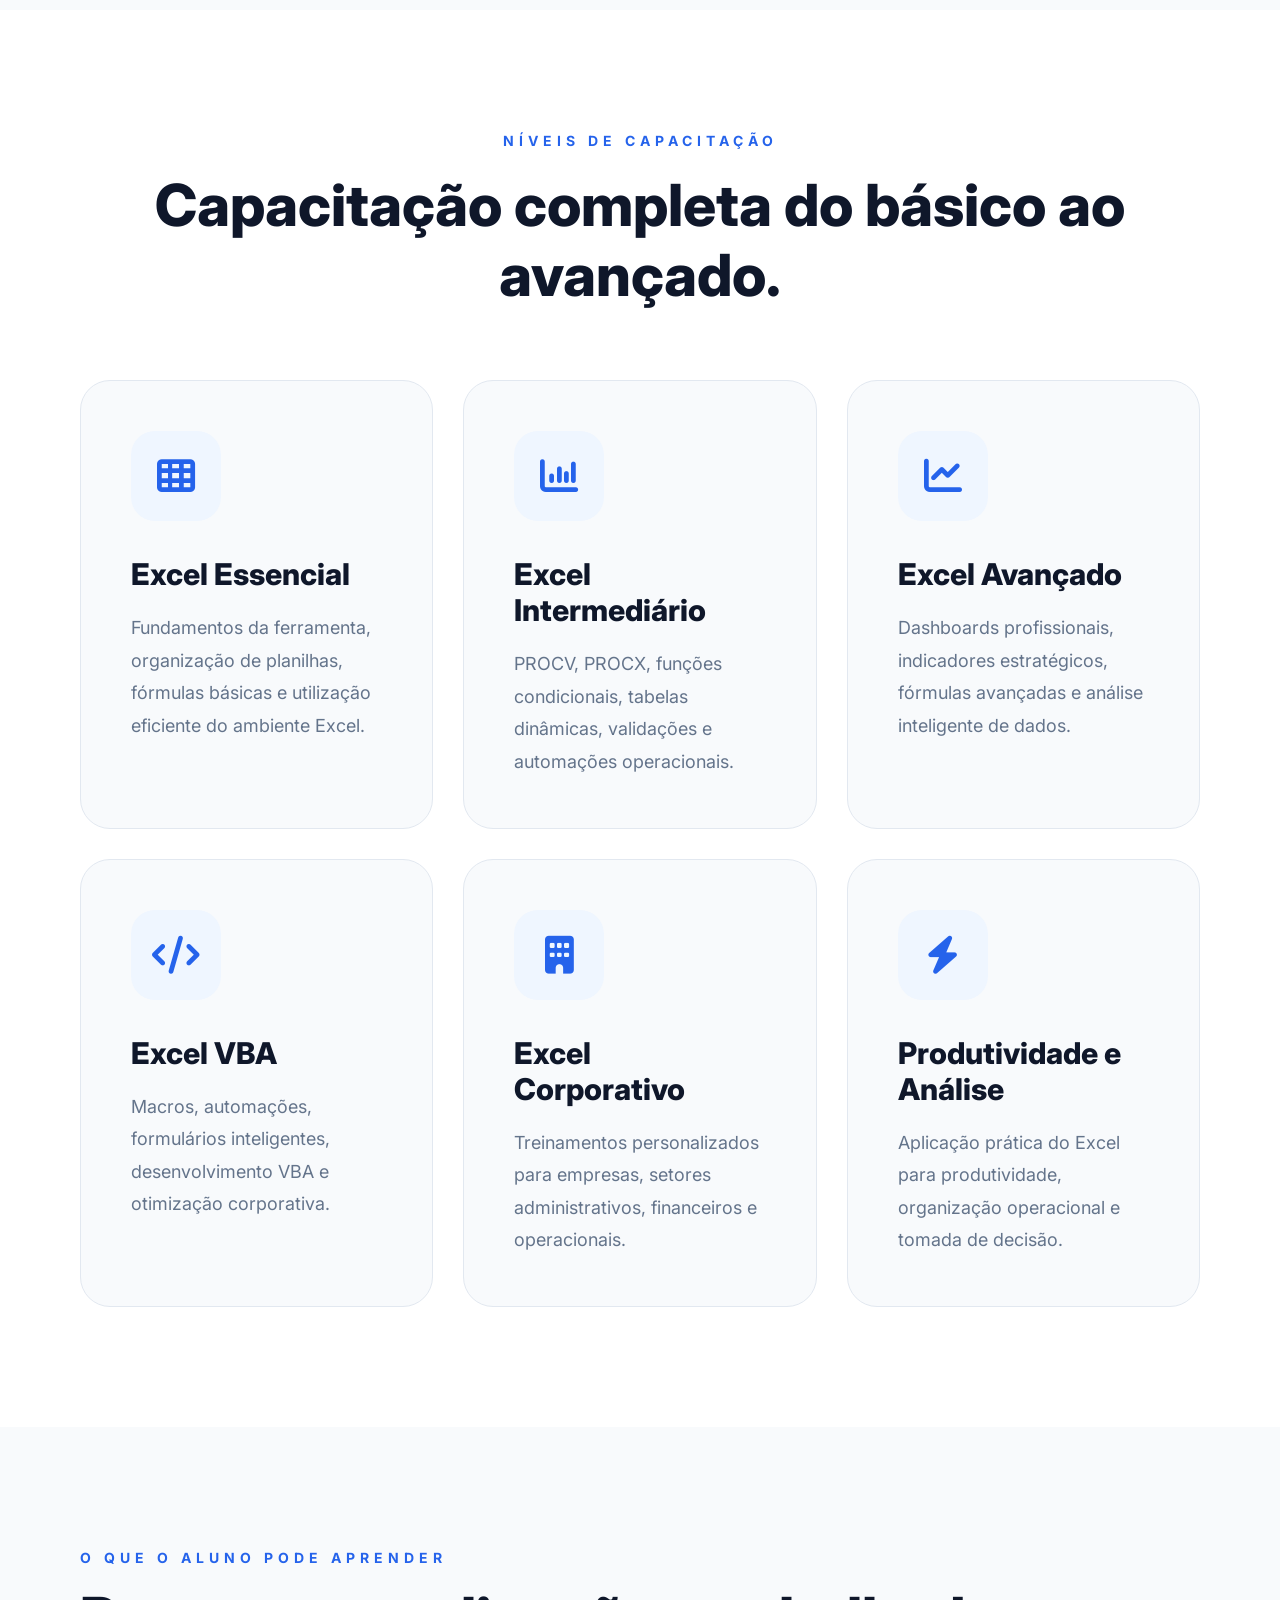
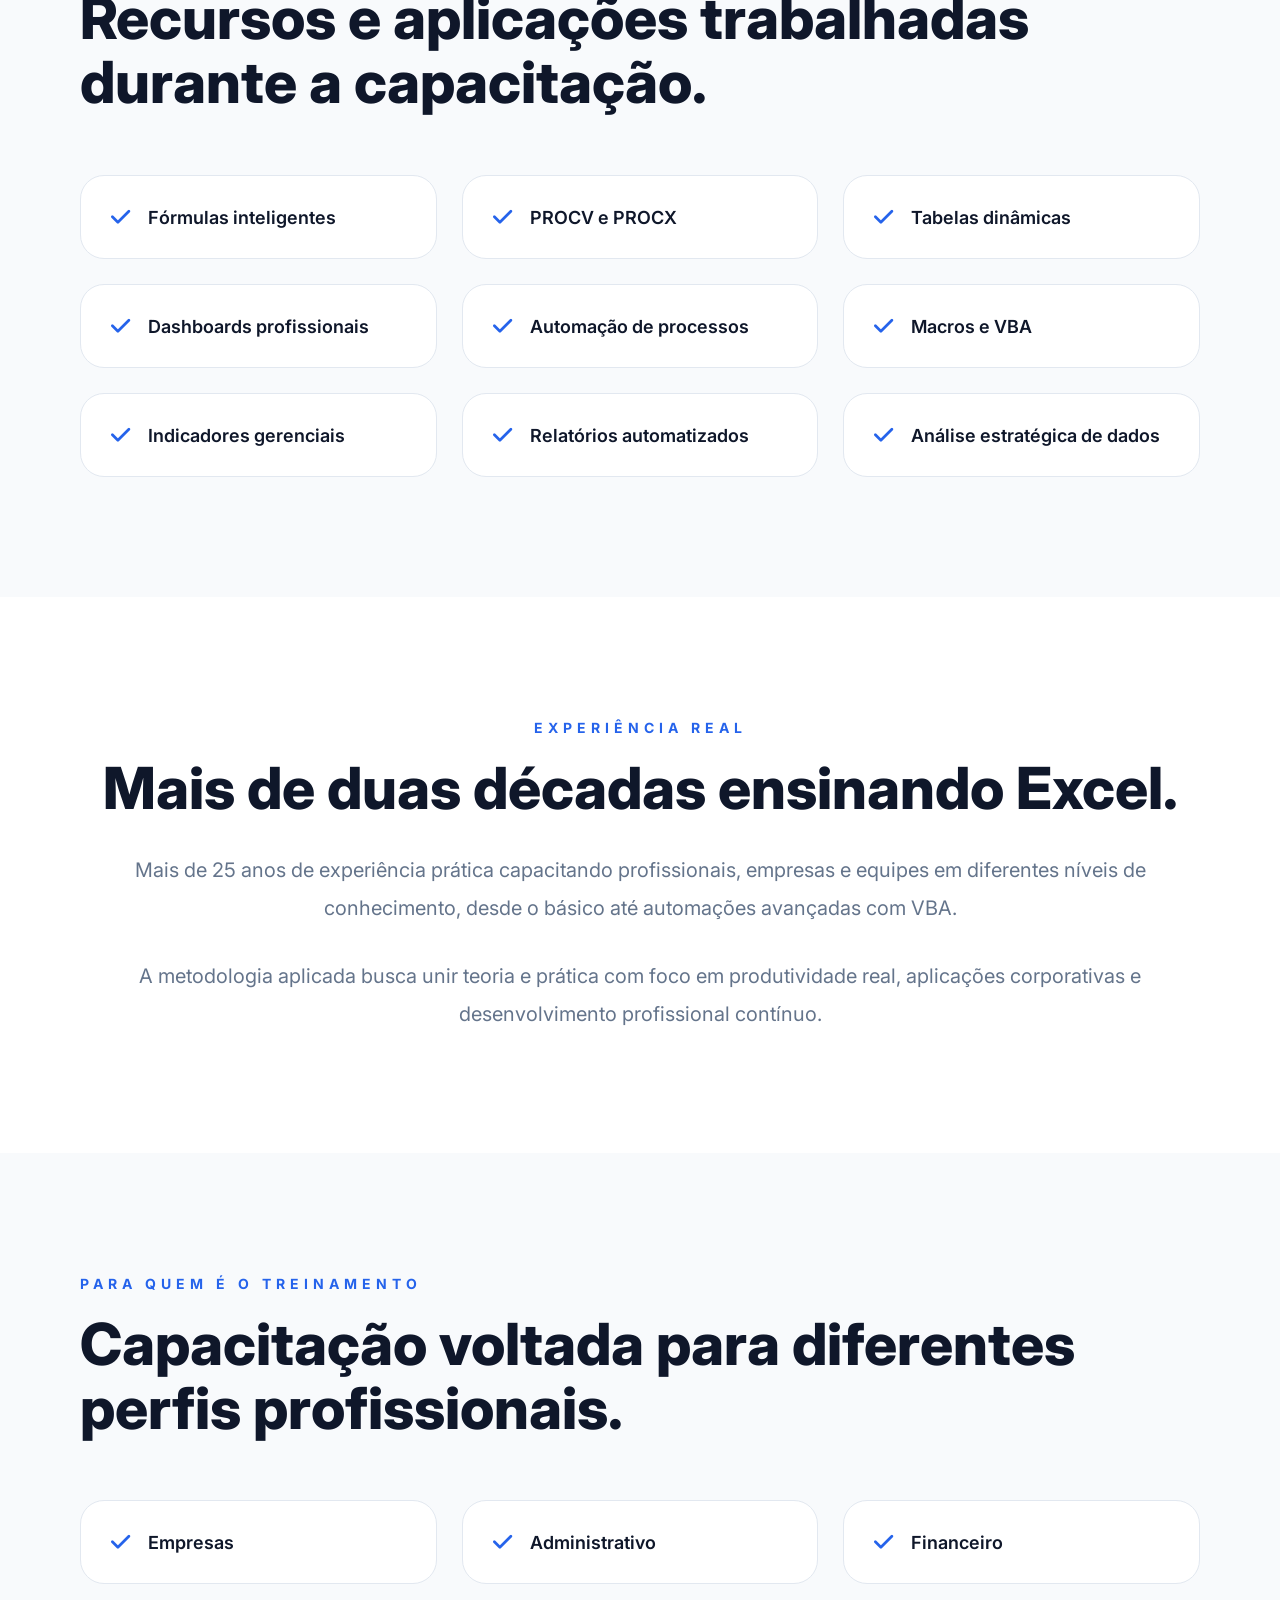
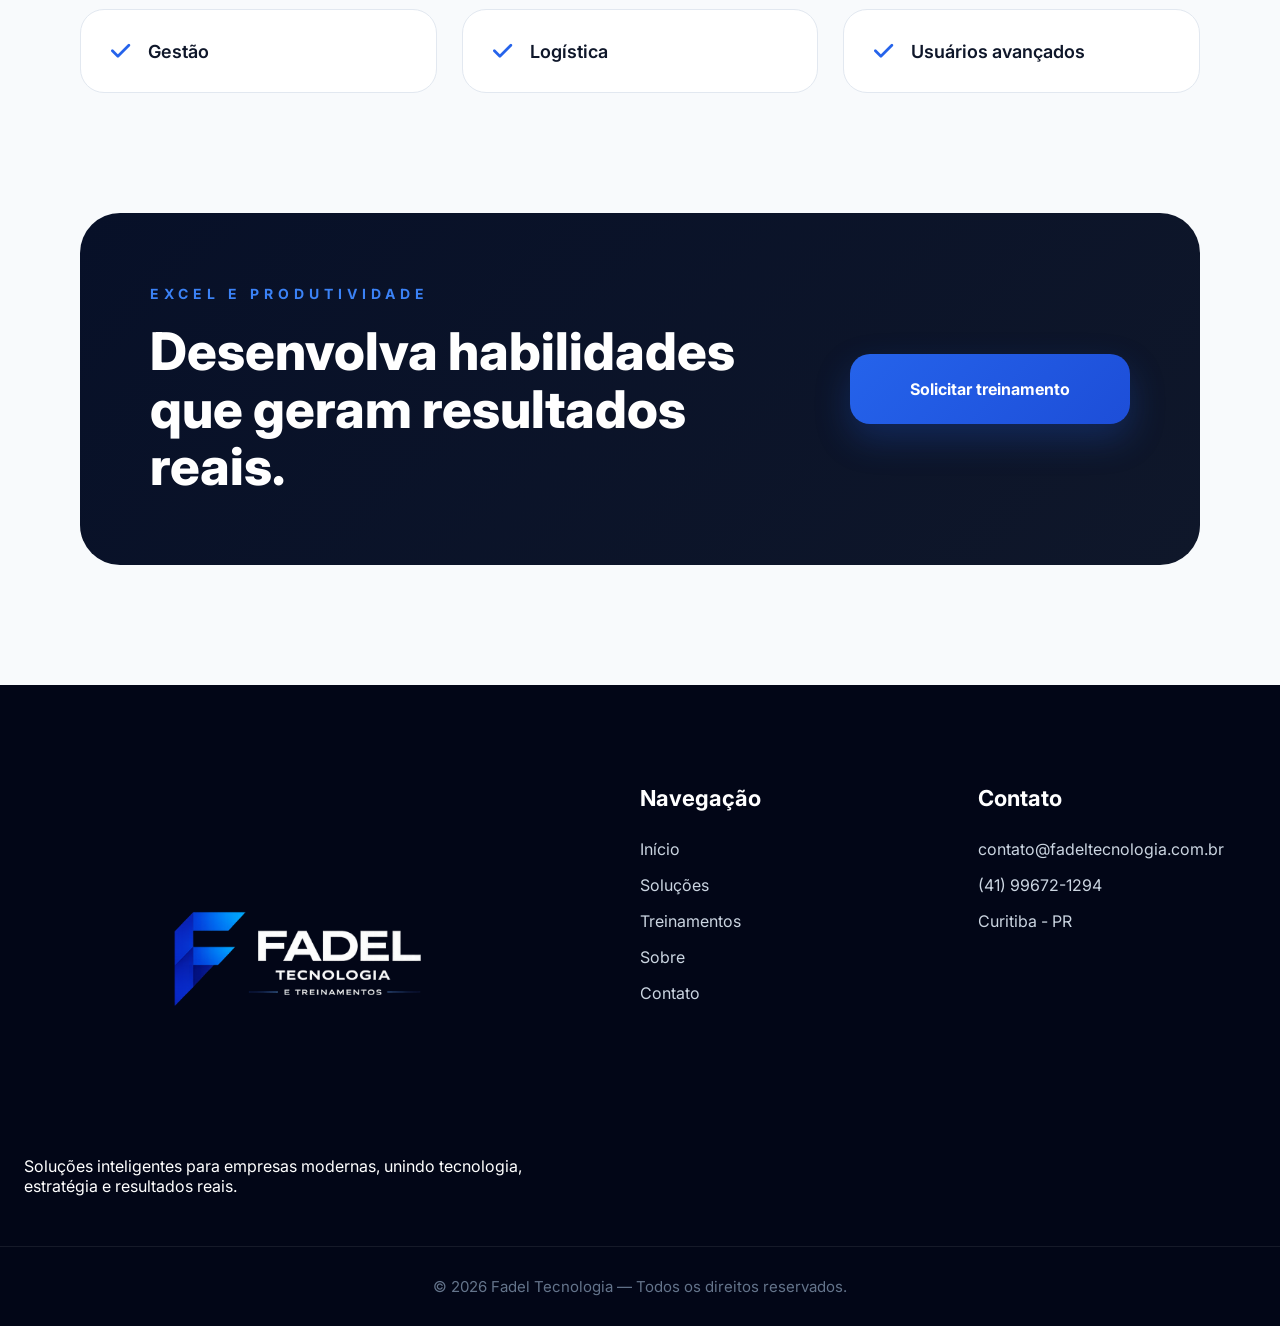
<file: treinamentos-excel.html>
<!DOCTYPE html>
<html lang="pt-BR">

<head>

    <meta charset="UTF-8">

    <meta name="viewport" content="width=device-width, initial-scale=1.0">

    <title>Treinamento em Excel - Fadel Tecnologia</title>


    <!-- SEO -->

    <meta name="description"
        content="Treinamento completo em Excel do básico ao VBA, dashboards, automações e análise estratégica de dados.">

    <meta name="keywords"
        content="excel, excel avançado, vba, dashboards, automação excel, treinamento excel">

    <meta name="author" content="Fadel Tecnologia">


    <!-- OPEN GRAPH -->

    <meta property="og:title"
        content="Treinamento em Excel - Fadel Tecnologia">

    <meta property="og:description"
        content="Capacitação completa em Excel para produtividade, automação e análise estratégica.">

    <meta property="og:type" content="website">

    <meta property="og:image" content="img/Banner_Site.png">

    <meta property="og:locale" content="pt_BR">


    <!-- FAVICON -->

    <link rel="icon" href="img/favicon.png">


    <!-- CSS -->

    <link rel="stylesheet" href="css/style.css?v=2">

    <link rel="stylesheet" href="css/treinamentos-excel.css?v=2">


    <!-- GOOGLE FONTS -->

    <link rel="preconnect" href="https://fonts.googleapis.com">

    <link rel="preconnect" href="https://fonts.gstatic.com" crossorigin>

    <link href="https://fonts.googleapis.com/css2?family=Inter:wght@400;500;600;700;800&display=swap"
        rel="stylesheet">


    <!-- ICONS -->

    <link rel="stylesheet"
        href="https://cdnjs.cloudflare.com/ajax/libs/font-awesome/6.5.1/css/all.min.css">

</head>

<body>


    <!-- HEADER -->

    <header class="header">

        <div class="logo">

            <img src="img/LOGO.png" alt="Fadel Tecnologia">

        </div>

        <nav class="menu">

            <a href="index.html">Início</a>

            <a href="solucoes.html">Soluções</a>

            <a href="treinamentos.html" class="active">Treinamentos</a>

            <a href="sobre.html">Sobre</a>

            <a href="contato.html">Contato</a>

        </nav>

        <a href="https://wa.me/5541996721294"
            target="_blank"
            class="btn-header">

            Falar com especialista

        </a>

    </header>



    <!-- HERO -->

    <section class="excel-hero reveal">

        <div class="excel-hero-content">

            <span>TREINAMENTO EM EXCEL</span>

            <h1>
                Transforme planilhas em produtividade e inteligência operacional.
            </h1>

            <p>
                Capacitação completa em Excel voltada para profissionais,
                empresas e equipes que desejam evoluir com produtividade,
                automação e análise estratégica de dados.
            </p>

        </div>

    </section>



    <!-- INTRO -->

    <section class="excel-intro reveal">

        <div class="excel-intro-grid">


            <!-- IMAGE -->

            <div class="excel-intro-image">

                <img src="img/Img_excel.png"
                    alt="Treinamento em Excel">

            </div>



            <!-- TEXT -->

            <div class="excel-intro-text">

                <span>EXCEL PROFISSIONAL</span>

                <h2>
                    Muito além das planilhas básicas.
                </h2>

                <p>
                    O Excel continua sendo uma das ferramentas mais importantes
                    do ambiente corporativo moderno. Empresas utilizam planilhas
                    diariamente para análise, controle, indicadores, produtividade
                    e tomada de decisão.
                </p>

                <p>
                    Nosso treinamento foi desenvolvido para capacitar profissionais
                    desde os níveis iniciais até recursos avançados, incluindo
                    automações, dashboards, funções inteligentes e VBA.
                </p>

                <p>
                    O objetivo é transformar o Excel em uma ferramenta estratégica
                    capaz de otimizar processos, reduzir retrabalho e aumentar
                    significativamente a produtividade profissional.
                </p>

            </div>

        </div>

    </section>



    <!-- LEVELS -->

    <section class="excel-levels reveal">

        <div class="excel-levels-title">

            <span>NÍVEIS DE CAPACITAÇÃO</span>

            <h2>
                Capacitação completa do básico ao avançado.
            </h2>

        </div>



        <div class="excel-levels-grid">


            <!-- CARD -->

            <div class="excel-card">

                <i class="fa-solid fa-table-cells"></i>

                <h3>Excel Essencial</h3>

                <p>
                    Fundamentos da ferramenta, organização de planilhas,
                    fórmulas básicas e utilização eficiente do ambiente Excel.
                </p>

            </div>



            <!-- CARD -->

            <div class="excel-card">

                <i class="fa-solid fa-chart-column"></i>

                <h3>Excel Intermediário</h3>

                <p>
                    PROCV, PROCX, funções condicionais, tabelas dinâmicas,
                    validações e automações operacionais.
                </p>

            </div>



            <!-- CARD -->

            <div class="excel-card">

                <i class="fa-solid fa-chart-line"></i>

                <h3>Excel Avançado</h3>

                <p>
                    Dashboards profissionais, indicadores estratégicos,
                    fórmulas avançadas e análise inteligente de dados.
                </p>

            </div>



            <!-- CARD -->

            <div class="excel-card">

                <i class="fa-solid fa-code"></i>

                <h3>Excel VBA</h3>

                <p>
                    Macros, automações, formulários inteligentes,
                    desenvolvimento VBA e otimização corporativa.
                </p>

            </div>



            <!-- CARD -->

            <div class="excel-card">

                <i class="fa-solid fa-building"></i>

                <h3>Excel Corporativo</h3>

                <p>
                    Treinamentos personalizados para empresas,
                    setores administrativos, financeiros e operacionais.
                </p>

            </div>



            <!-- CARD -->

            <div class="excel-card">

                <i class="fa-solid fa-bolt"></i>

                <h3>Produtividade e Análise</h3>

                <p>
                    Aplicação prática do Excel para produtividade,
                    organização operacional e tomada de decisão.
                </p>

            </div>

        </div>

    </section>



    <!-- LEARN -->

    <section class="excel-learn reveal">

        <div class="excel-learn-content">

            <span>O QUE O ALUNO PODE APRENDER</span>

            <h2>
                Recursos e aplicações trabalhadas durante a capacitação.
            </h2>



            <div class="excel-learn-grid">


                <div class="excel-learn-item">

                    <i class="fa-solid fa-check"></i>

                    <span>Fórmulas inteligentes</span>

                </div>


                <div class="excel-learn-item">

                    <i class="fa-solid fa-check"></i>

                    <span>PROCV e PROCX</span>

                </div>


                <div class="excel-learn-item">

                    <i class="fa-solid fa-check"></i>

                    <span>Tabelas dinâmicas</span>

                </div>


                <div class="excel-learn-item">

                    <i class="fa-solid fa-check"></i>

                    <span>Dashboards profissionais</span>

                </div>


                <div class="excel-learn-item">

                    <i class="fa-solid fa-check"></i>

                    <span>Automação de processos</span>

                </div>


                <div class="excel-learn-item">

                    <i class="fa-solid fa-check"></i>

                    <span>Macros e VBA</span>

                </div>


                <div class="excel-learn-item">

                    <i class="fa-solid fa-check"></i>

                    <span>Indicadores gerenciais</span>

                </div>


                <div class="excel-learn-item">

                    <i class="fa-solid fa-check"></i>

                    <span>Relatórios automatizados</span>

                </div>


                <div class="excel-learn-item">

                    <i class="fa-solid fa-check"></i>

                    <span>Análise estratégica de dados</span>

                </div>

            </div>

        </div>

    </section>



    <!-- EXPERIENCE -->

    <section class="excel-experience reveal">

        <div class="excel-experience-content">

            <span>EXPERIÊNCIA REAL</span>

            <h2>
                Mais de duas décadas ensinando Excel.
            </h2>

            <p>
                Mais de 25 anos de experiência prática capacitando profissionais,
                empresas e equipes em diferentes níveis de conhecimento,
                desde o básico até automações avançadas com VBA.
            </p>

            <p>
                A metodologia aplicada busca unir teoria e prática com foco
                em produtividade real, aplicações corporativas e desenvolvimento
                profissional contínuo.
            </p>

        </div>

    </section>



    <!-- PUBLIC -->

    <section class="excel-public reveal">

        <div class="excel-public-content">

            <span>PARA QUEM É O TREINAMENTO</span>

            <h2>
                Capacitação voltada para diferentes perfis profissionais.
            </h2>



            <div class="excel-public-grid">


                <div class="excel-public-item">

                    <i class="fa-solid fa-check"></i>

                    <span>Empresas</span>

                </div>


                <div class="excel-public-item">

                    <i class="fa-solid fa-check"></i>

                    <span>Administrativo</span>

                </div>


                <div class="excel-public-item">

                    <i class="fa-solid fa-check"></i>

                    <span>Financeiro</span>

                </div>


                <div class="excel-public-item">

                    <i class="fa-solid fa-check"></i>

                    <span>Gestão</span>

                </div>


                <div class="excel-public-item">

                    <i class="fa-solid fa-check"></i>

                    <span>Logística</span>

                </div>


                <div class="excel-public-item">

                    <i class="fa-solid fa-check"></i>

                    <span>Usuários avançados</span>

                </div>

            </div>

        </div>

    </section>



    <!-- CTA -->

    <section class="excel-cta reveal">

        <div class="excel-cta-content">

            <div>

                <span>EXCEL E PRODUTIVIDADE</span>

                <h2>
                    Desenvolva habilidades que geram resultados reais.
                </h2>

            </div>


            <a href="contato.html">

                Solicitar treinamento

            </a>

        </div>

    </section>



    <!-- FOOTER -->

    <footer class="footer">

        <div class="footer-grid">


            <div>

                <img src="img/LOGO_FOOTER.png" alt="Fadel Tecnologia">

                <p>
                    Soluções inteligentes para empresas modernas,
                    unindo tecnologia, estratégia e resultados reais.
                </p>

            </div>



            <div>

                <h4>Navegação</h4>

                <a href="index.html">Início</a>

                <a href="solucoes.html">Soluções</a>

                <a href="treinamentos.html">Treinamentos</a>

                <a href="sobre.html">Sobre</a>

                <a href="contato.html">Contato</a>

            </div>



            <div>

                <h4>Contato</h4>

                <a href="#">
                    contato@fadeltecnologia.com.br
                </a>

                <a href="#">
                    (41) 99672-1294
                </a>

                <a href="#">
                    Curitiba - PR
                </a>

            </div>

        </div>



        <div class="footer-copy">

            © 2026 Fadel Tecnologia — Todos os direitos reservados.

        </div>

    </footer>

    <script src="js/script.js"></script>

</body>

</html>
</file>
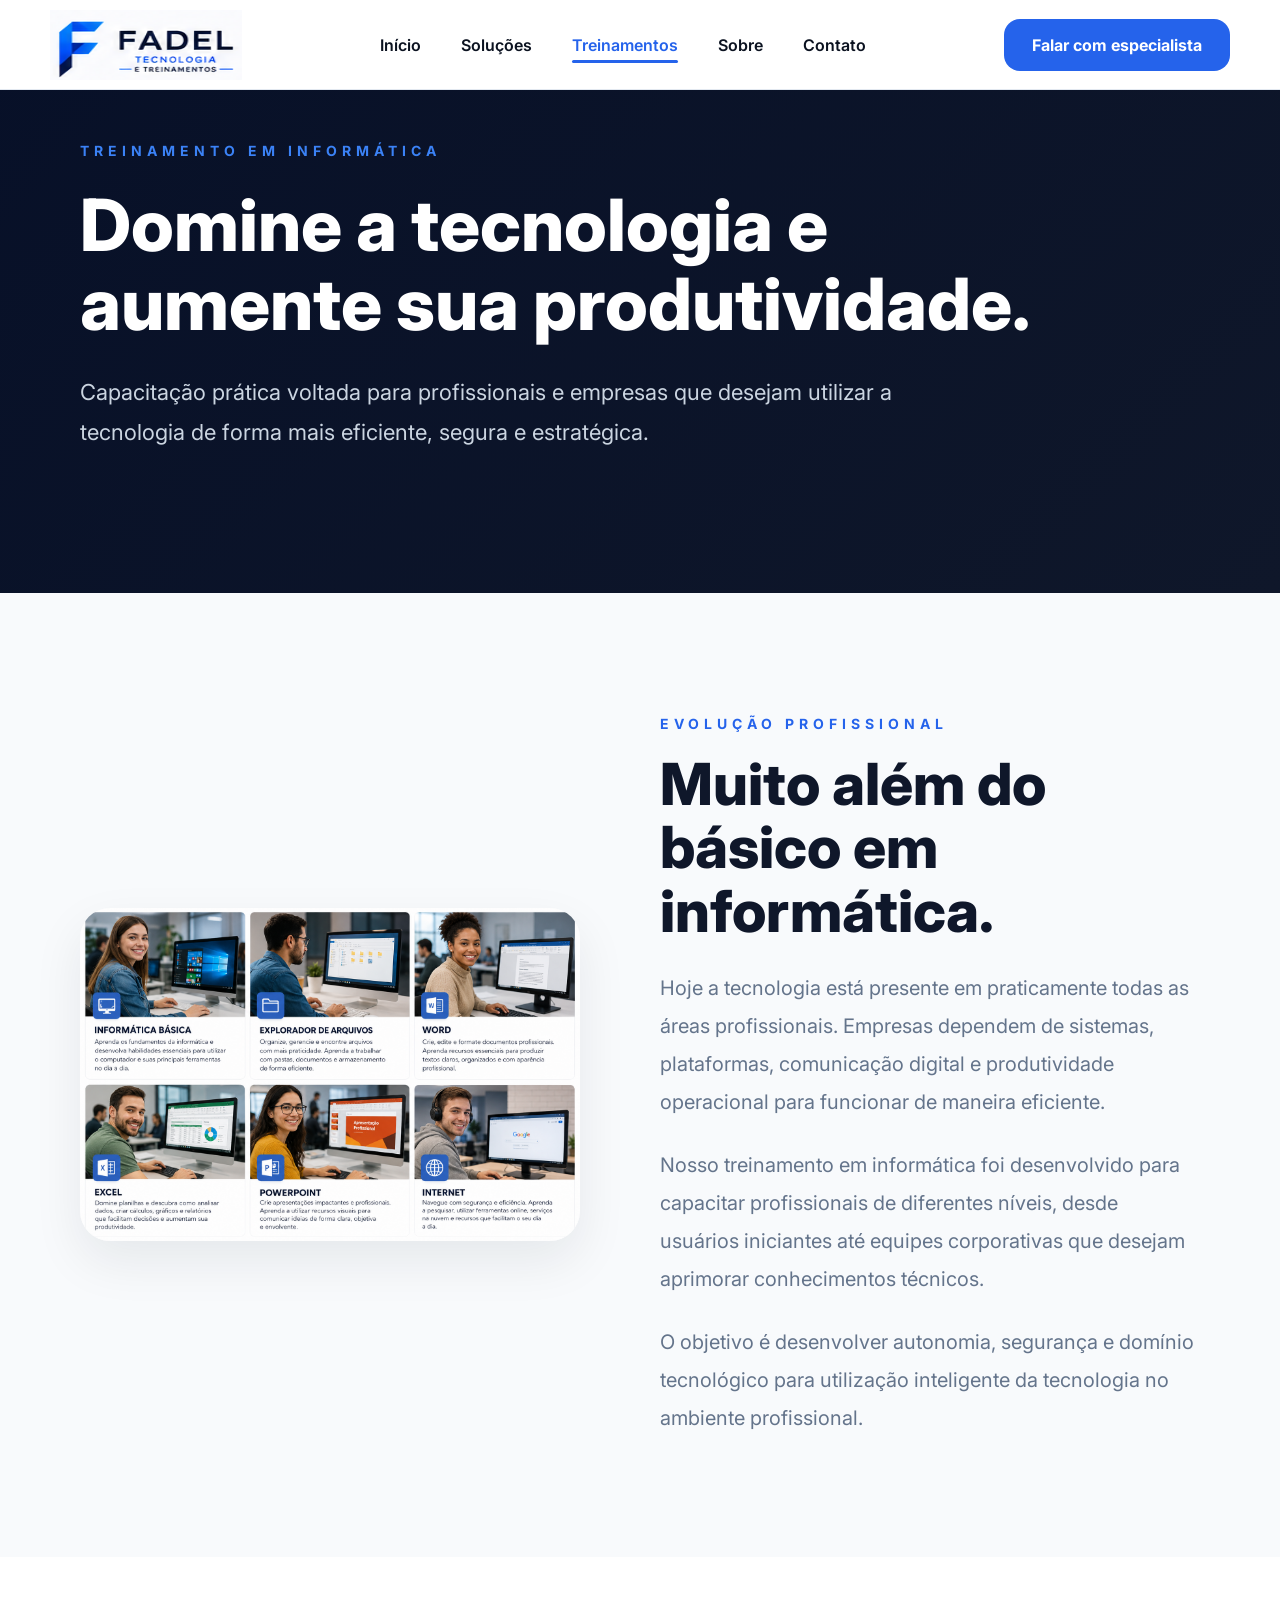
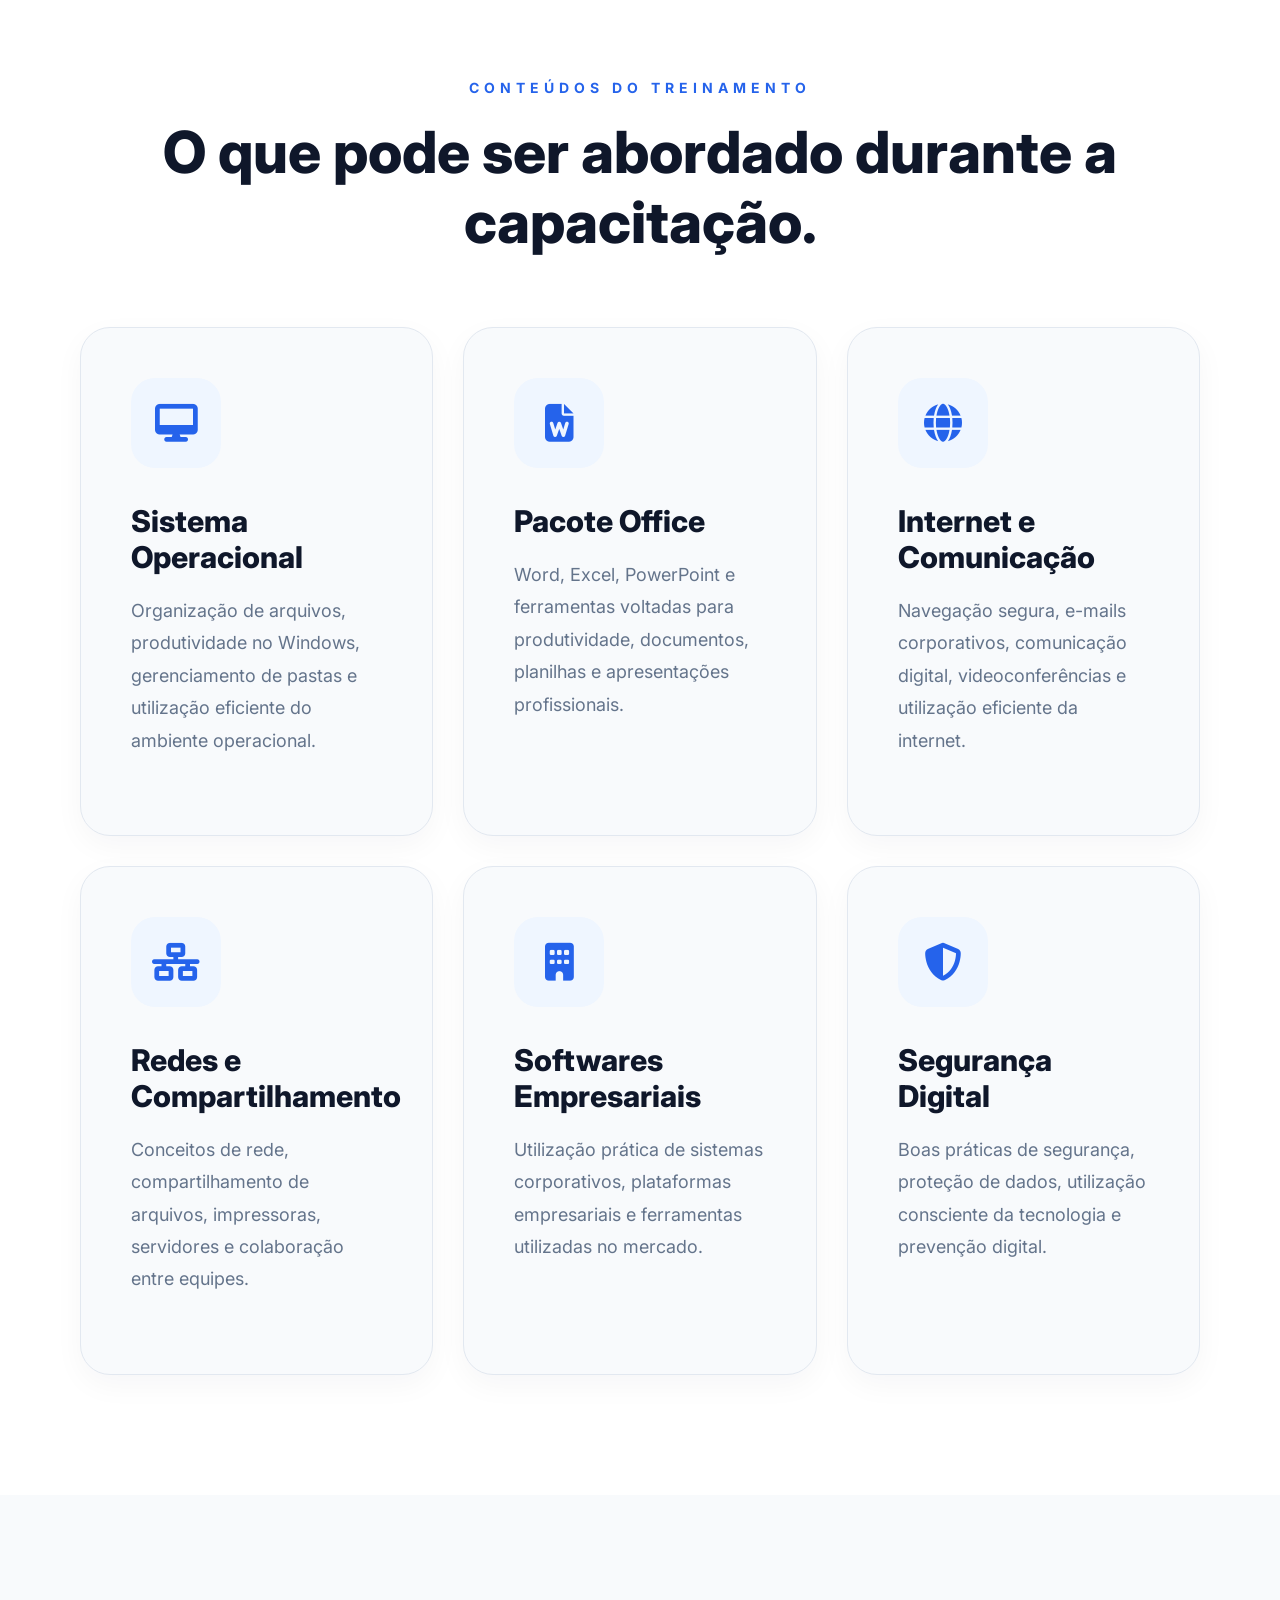
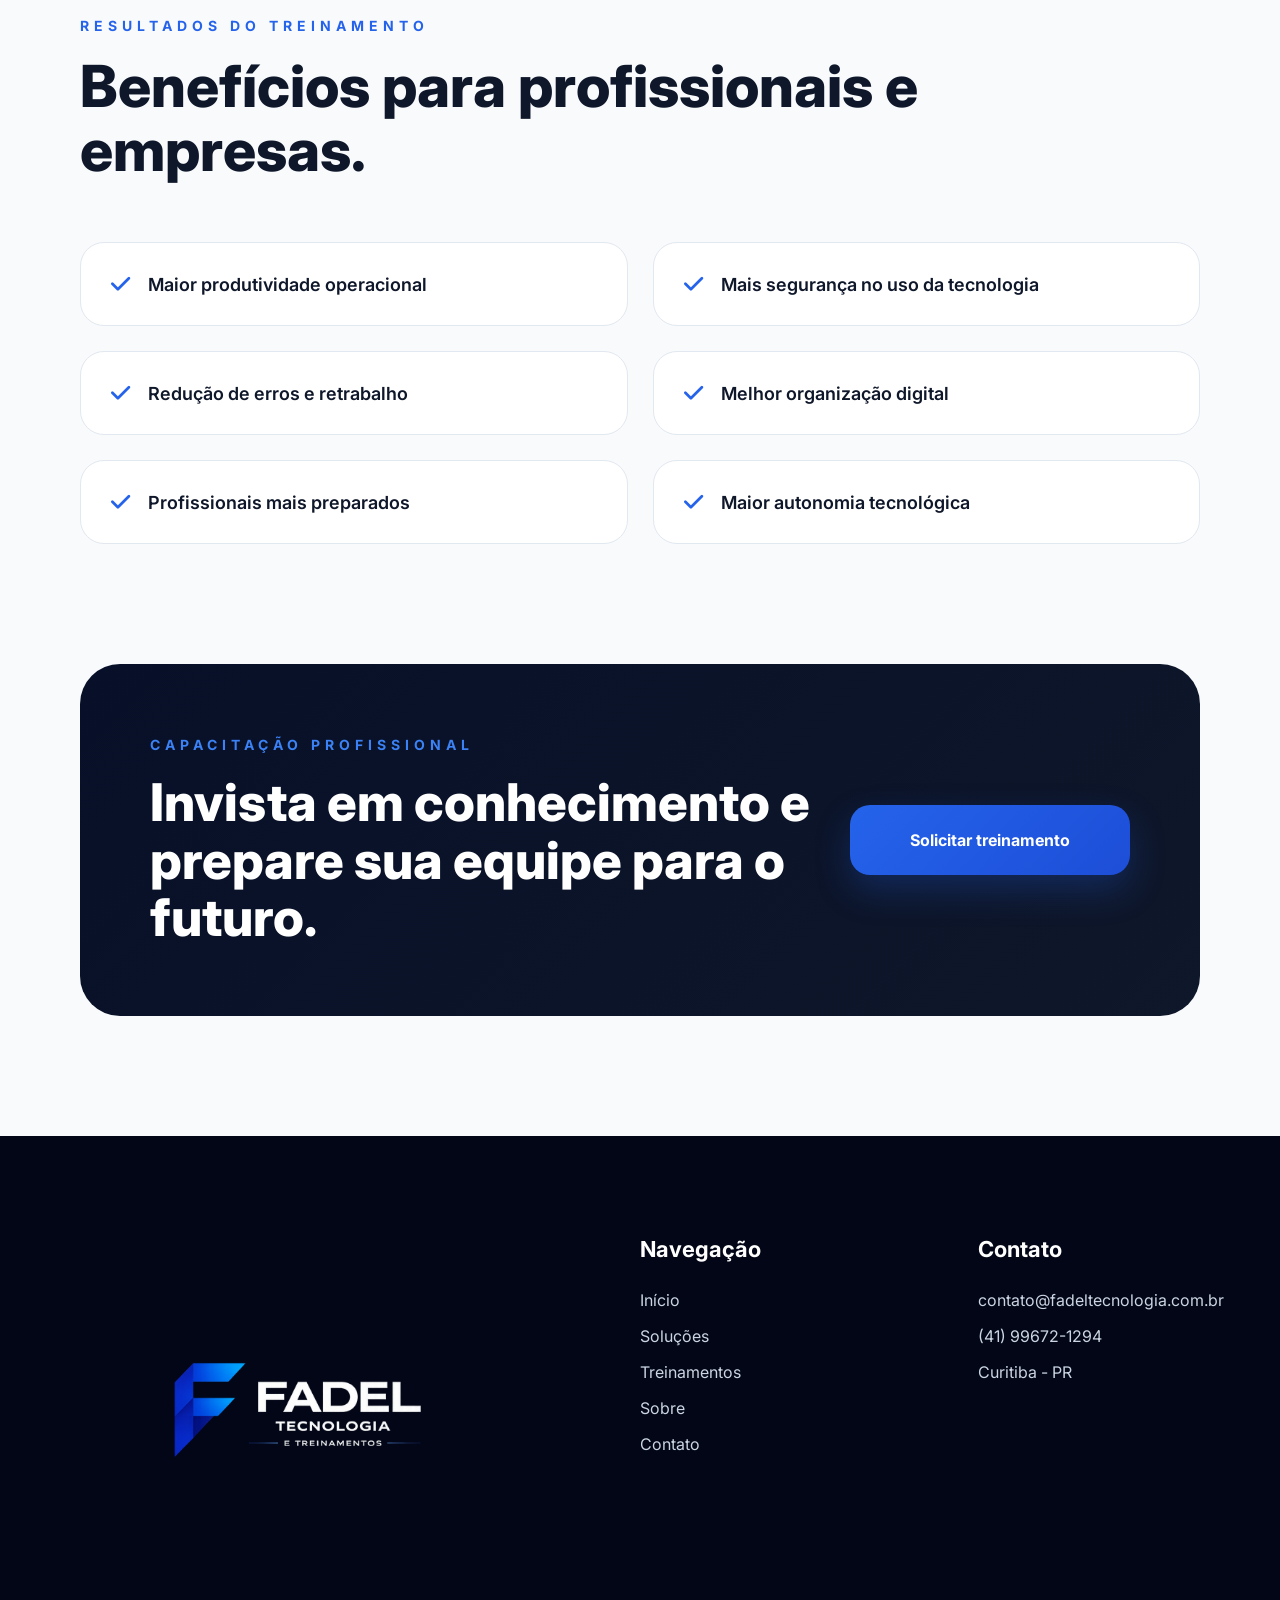
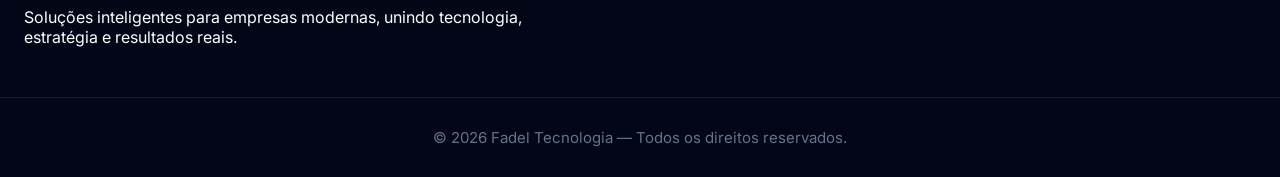
<file: treinamentos-informatica.html>
<!DOCTYPE html>
<html lang="pt-BR">

<head>

    <meta charset="UTF-8">

    <meta name="viewport" content="width=device-width, initial-scale=1.0">

    <title>Treinamento em Informática - Fadel Tecnologia</title>


    <!-- SEO -->

    <meta name="description"
        content="Treinamento em informática voltado para produtividade, tecnologia, sistemas operacionais e evolução profissional.">

    <meta name="keywords"
        content="treinamento informática, informática profissional, tecnologia, produtividade, capacitação">

    <meta name="author" content="Fadel Tecnologia">


    <!-- OPEN GRAPH -->

    <meta property="og:title"
        content="Treinamento em Informática - Fadel Tecnologia">

    <meta property="og:description"
        content="Capacitação prática em informática para profissionais e empresas modernas.">

    <meta property="og:type" content="website">

    <meta property="og:image" content="img/Banner_Site.png">

    <meta property="og:locale" content="pt_BR">


    <!-- FAVICON -->

    <link rel="icon" href="img/favicon.png">


    <!-- CSS -->

    <link rel="stylesheet" href="css/style.css?v=2">

    <link rel="stylesheet" href="css/treinamentos-informatica.css?v=2">


    <!-- GOOGLE FONTS -->

    <link rel="preconnect" href="https://fonts.googleapis.com">

    <link rel="preconnect" href="https://fonts.gstatic.com" crossorigin>

    <link href="https://fonts.googleapis.com/css2?family=Inter:wght@400;500;600;700;800&display=swap"
        rel="stylesheet">


    <!-- ICONS -->

    <link rel="stylesheet"
        href="https://cdnjs.cloudflare.com/ajax/libs/font-awesome/6.5.1/css/all.min.css">

</head>

<body>


    <!-- HEADER -->

    <header class="header">

        <div class="logo">

            <img src="img/LOGO.png" alt="Fadel Tecnologia">

        </div>

        <nav class="menu">

            <a href="index.html">Início</a>

            <a href="solucoes.html">Soluções</a>

            <a href="treinamentos.html" class="active">Treinamentos</a>

            <a href="sobre.html">Sobre</a>

            <a href="contato.html">Contato</a>

        </nav>

        <a href="https://wa.me/5541996721294"
            target="_blank"
            class="btn-header">

            Falar com especialista

        </a>

    </header>



    <!-- HERO -->

    <section class="info-hero reveal">

        <div class="info-hero-content">

            <span>TREINAMENTO EM INFORMÁTICA</span>

            <h1>
                Domine a tecnologia e aumente sua produtividade.
            </h1>

            <p>
                Capacitação prática voltada para profissionais e empresas
                que desejam utilizar a tecnologia de forma mais eficiente,
                segura e estratégica.
            </p>

        </div>

    </section>



    <!-- INTRO -->

    <section class="info-intro reveal">

        <div class="info-intro-grid">


            <!-- IMAGE -->

            <div class="info-intro-image">

                <img src="img/Img_Informatica.png"
                    alt="Treinamento em Informática">

            </div>



            <!-- TEXT -->

            <div class="info-intro-text">

                <span>EVOLUÇÃO PROFISSIONAL</span>

                <h2>
                    Muito além do básico em informática.
                </h2>

                <p>
                    Hoje a tecnologia está presente em praticamente todas
                    as áreas profissionais. Empresas dependem de sistemas,
                    plataformas, comunicação digital e produtividade
                    operacional para funcionar de maneira eficiente.
                </p>

                <p>
                    Nosso treinamento em informática foi desenvolvido
                    para capacitar profissionais de diferentes níveis,
                    desde usuários iniciantes até equipes corporativas
                    que desejam aprimorar conhecimentos técnicos.
                </p>

                <p>
                    O objetivo é desenvolver autonomia, segurança e domínio
                    tecnológico para utilização inteligente da tecnologia
                    no ambiente profissional.
                </p>

            </div>

        </div>

    </section>



    <!-- CONTENTS -->

    <section class="info-contents reveal">

        <div class="info-contents-title">

            <span>CONTEÚDOS DO TREINAMENTO</span>

            <h2>
                O que pode ser abordado durante a capacitação.
            </h2>

        </div>



        <div class="info-contents-grid">


            <!-- CARD -->

            <div class="info-card">

                <i class="fa-solid fa-desktop"></i>

                <h3>Sistema Operacional</h3>

                <p>
                    Organização de arquivos, produtividade no Windows,
                    gerenciamento de pastas e utilização eficiente do ambiente operacional.
                </p>

            </div>



            <!-- CARD -->

            <div class="info-card">

                <i class="fa-solid fa-file-word"></i>

                <h3>Pacote Office</h3>

                <p>
                    Word, Excel, PowerPoint e ferramentas voltadas para produtividade,
                    documentos, planilhas e apresentações profissionais.
                </p>

            </div>



            <!-- CARD -->

            <div class="info-card">

                <i class="fa-solid fa-globe"></i>

                <h3>Internet e Comunicação</h3>

                <p>
                    Navegação segura, e-mails corporativos, comunicação digital,
                    videoconferências e utilização eficiente da internet.
                </p>

            </div>



            <!-- CARD -->

            <div class="info-card">

                <i class="fa-solid fa-network-wired"></i>

                <h3>Redes e Compartilhamento</h3>

                <p>
                    Conceitos de rede, compartilhamento de arquivos,
                    impressoras, servidores e colaboração entre equipes.
                </p>

            </div>



            <!-- CARD -->

            <div class="info-card">

                <i class="fa-solid fa-building"></i>

                <h3>Softwares Empresariais</h3>

                <p>
                    Utilização prática de sistemas corporativos,
                    plataformas empresariais e ferramentas utilizadas no mercado.
                </p>

            </div>



            <!-- CARD -->

            <div class="info-card">

                <i class="fa-solid fa-shield-halved"></i>

                <h3>Segurança Digital</h3>

                <p>
                    Boas práticas de segurança, proteção de dados,
                    utilização consciente da tecnologia e prevenção digital.
                </p>

            </div>

        </div>

    </section>



    <!-- BENEFITS -->

    <section class="info-benefits reveal">

        <div class="info-benefits-content">

            <span>RESULTADOS DO TREINAMENTO</span>

            <h2>
                Benefícios para profissionais e empresas.
            </h2>



            <div class="info-benefits-grid">


                <div class="info-benefit">

                    <i class="fa-solid fa-check"></i>

                    <span>Maior produtividade operacional</span>

                </div>


                <div class="info-benefit">

                    <i class="fa-solid fa-check"></i>

                    <span>Mais segurança no uso da tecnologia</span>

                </div>


                <div class="info-benefit">

                    <i class="fa-solid fa-check"></i>

                    <span>Redução de erros e retrabalho</span>

                </div>


                <div class="info-benefit">

                    <i class="fa-solid fa-check"></i>

                    <span>Melhor organização digital</span>

                </div>


                <div class="info-benefit">

                    <i class="fa-solid fa-check"></i>

                    <span>Profissionais mais preparados</span>

                </div>


                <div class="info-benefit">

                    <i class="fa-solid fa-check"></i>

                    <span>Maior autonomia tecnológica</span>

                </div>

            </div>

        </div>

    </section>



    <!-- CTA -->

    <section class="info-cta reveal">

        <div class="info-cta-content">

            <div>

                <span>CAPACITAÇÃO PROFISSIONAL</span>

                <h2>
                    Invista em conhecimento e prepare sua equipe para o futuro.
                </h2>

            </div>


            <a href="contato.html">

                Solicitar treinamento

            </a>

        </div>

    </section>



    <!-- FOOTER -->

    <footer class="footer">

        <div class="footer-grid">


            <!-- BRAND -->

            <div>

                <img src="img/LOGO_FOOTER.png" alt="Fadel Tecnologia">

                <p>
                    Soluções inteligentes para empresas modernas,
                    unindo tecnologia, estratégia e resultados reais.
                </p>

            </div>



            <!-- NAVIGATION -->

            <div>

                <h4>Navegação</h4>

                <a href="index.html">Início</a>

                <a href="solucoes.html">Soluções</a>

                <a href="treinamentos.html">Treinamentos</a>

                <a href="sobre.html">Sobre</a>

                <a href="contato.html">Contato</a>

            </div>



            <!-- CONTACT -->

            <div>

                <h4>Contato</h4>

                <a href="#">
                    contato@fadeltecnologia.com.br
                </a>

                <a href="#">
                    (41) 99672-1294
                </a>

                <a href="#">
                    Curitiba - PR
                </a>

            </div>

        </div>



        <!-- COPYRIGHT -->

        <div class="footer-copy">

            © 2026 Fadel Tecnologia — Todos os direitos reservados.

        </div>

    </footer>

    <script src="js/script.js"></script>

</body>

</html>
</file>
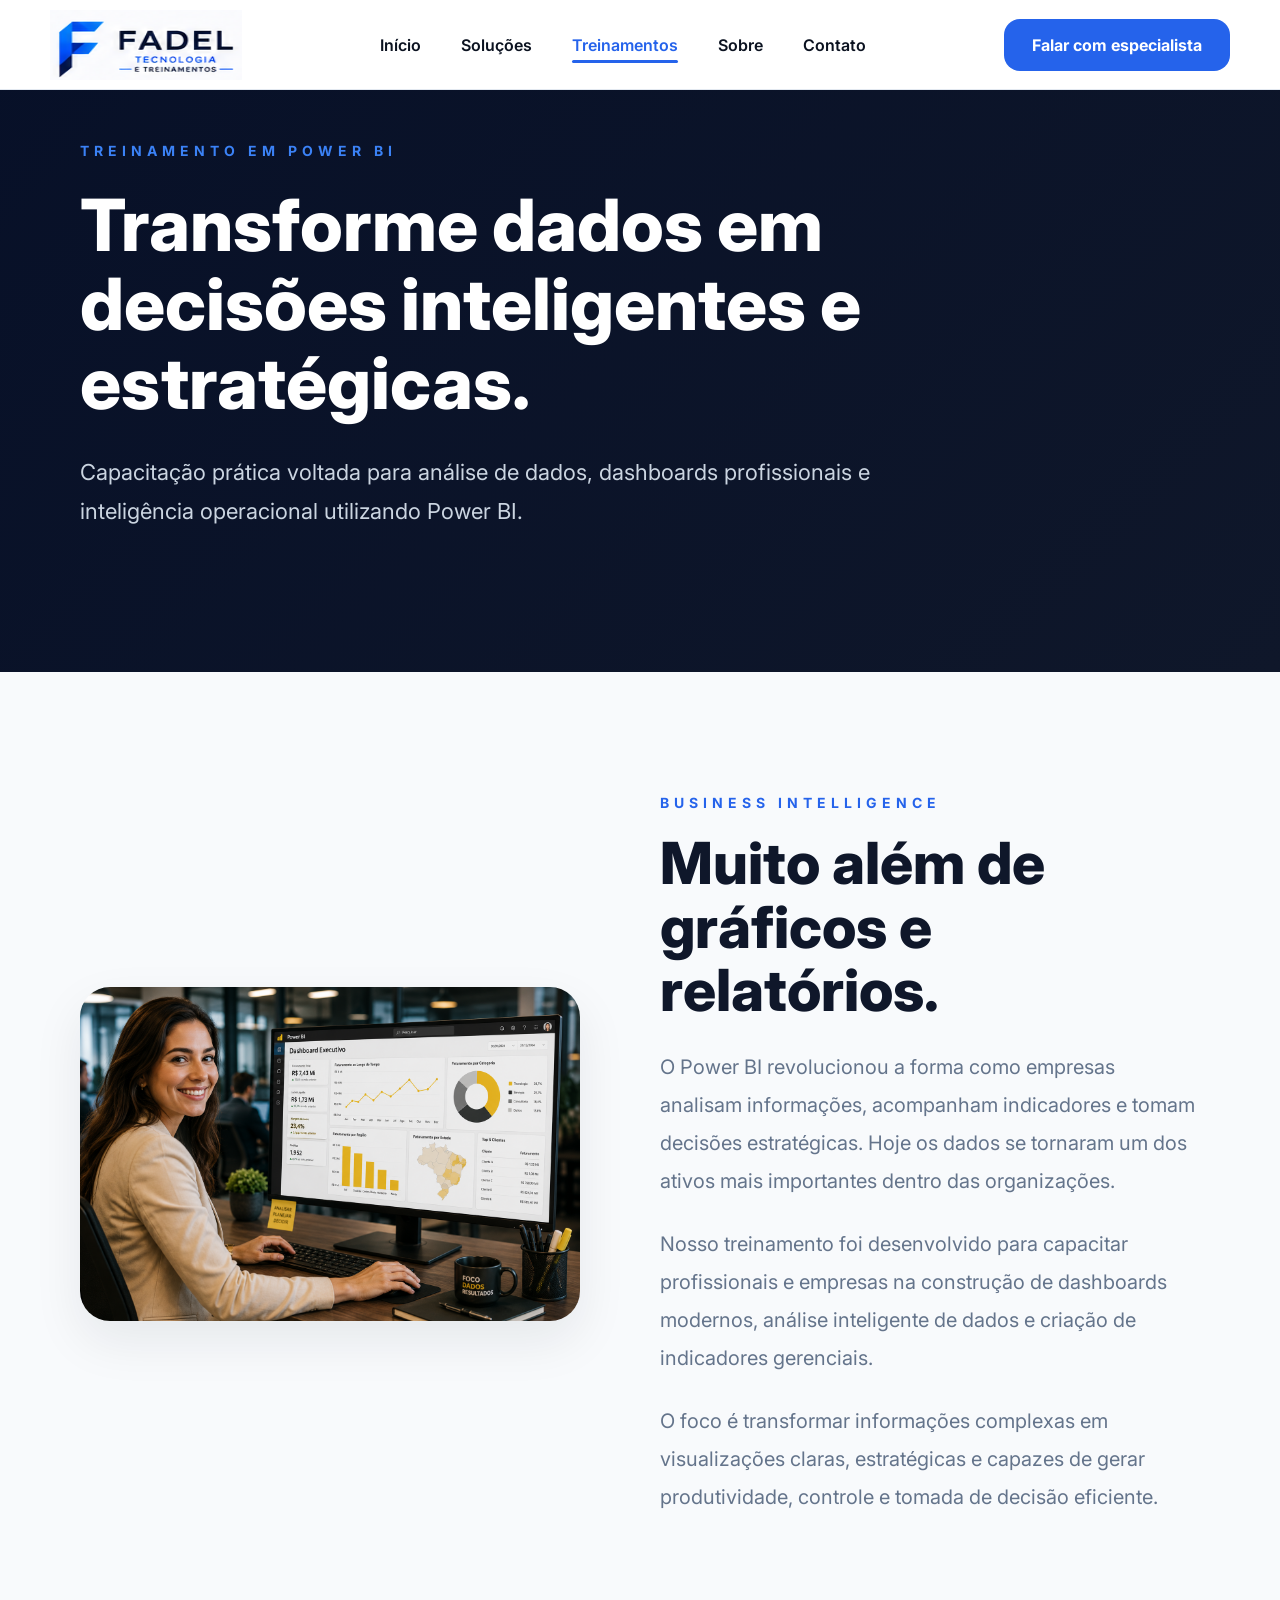
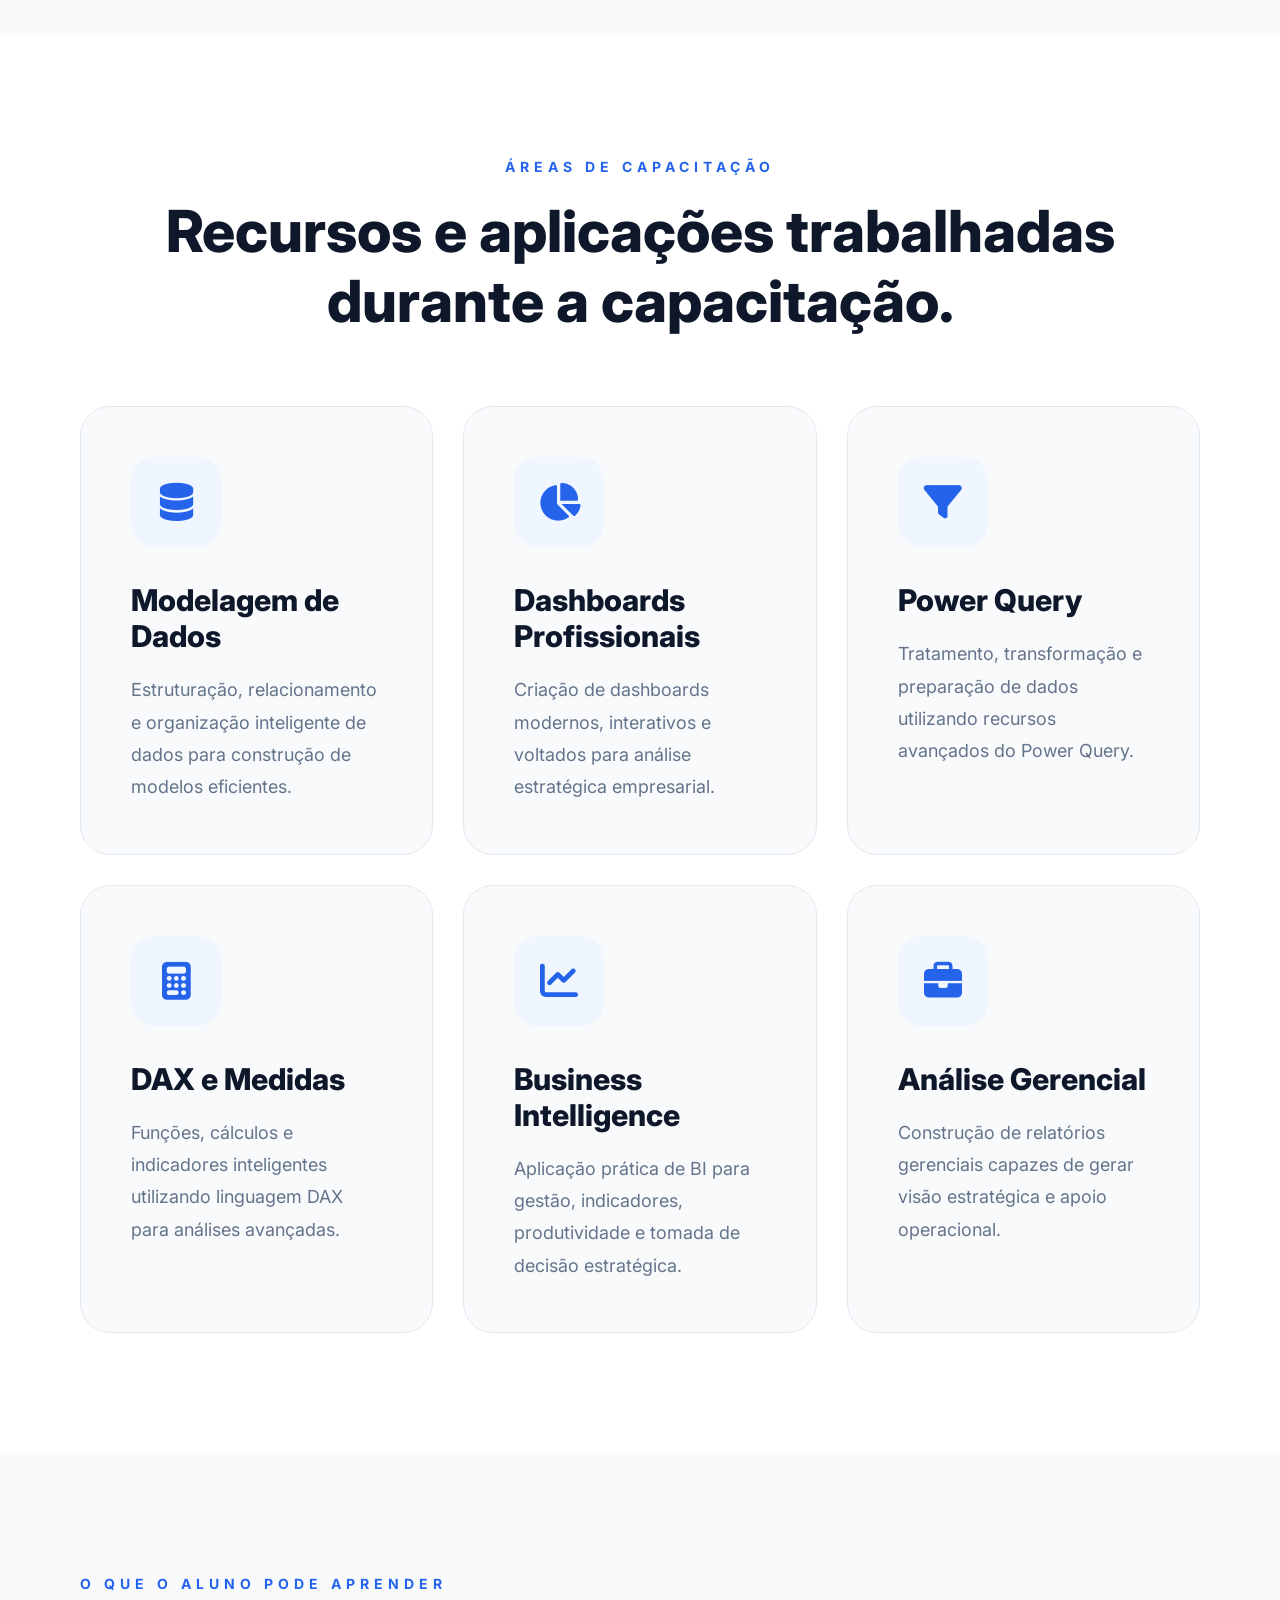
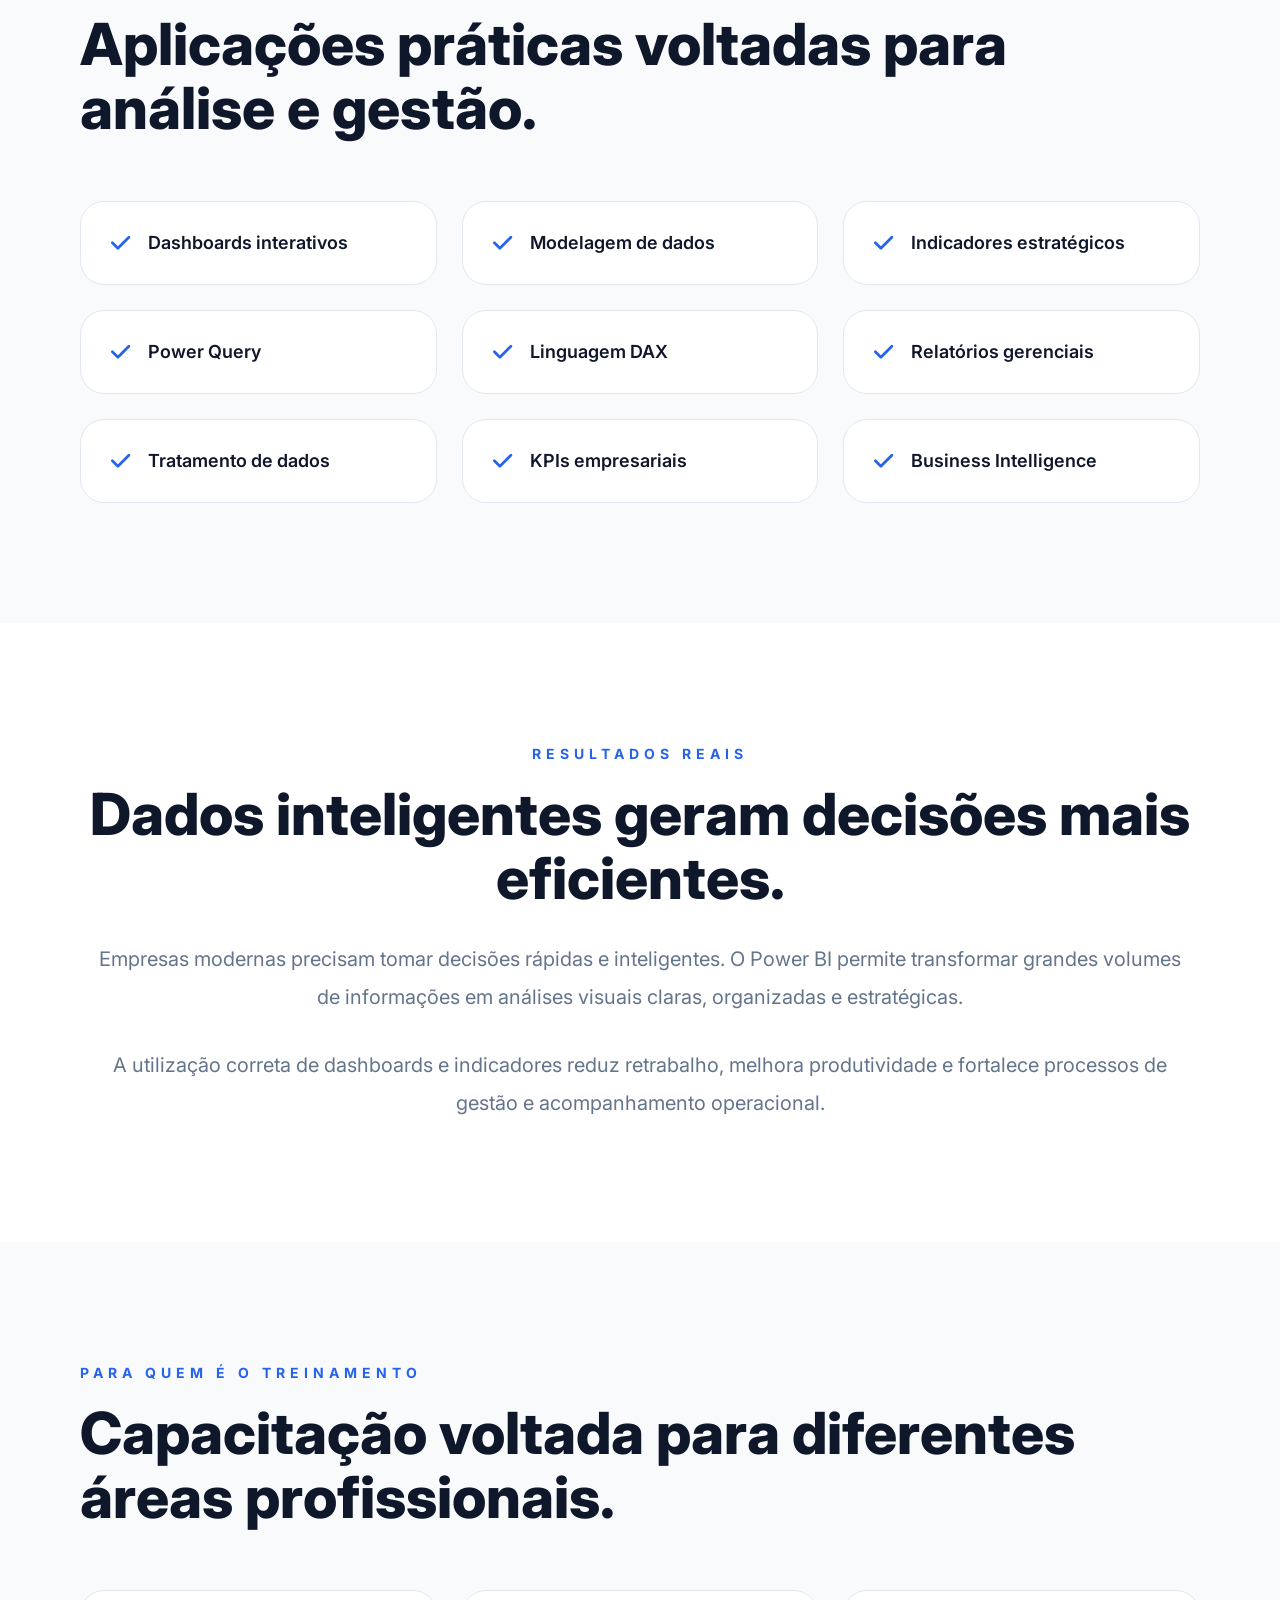
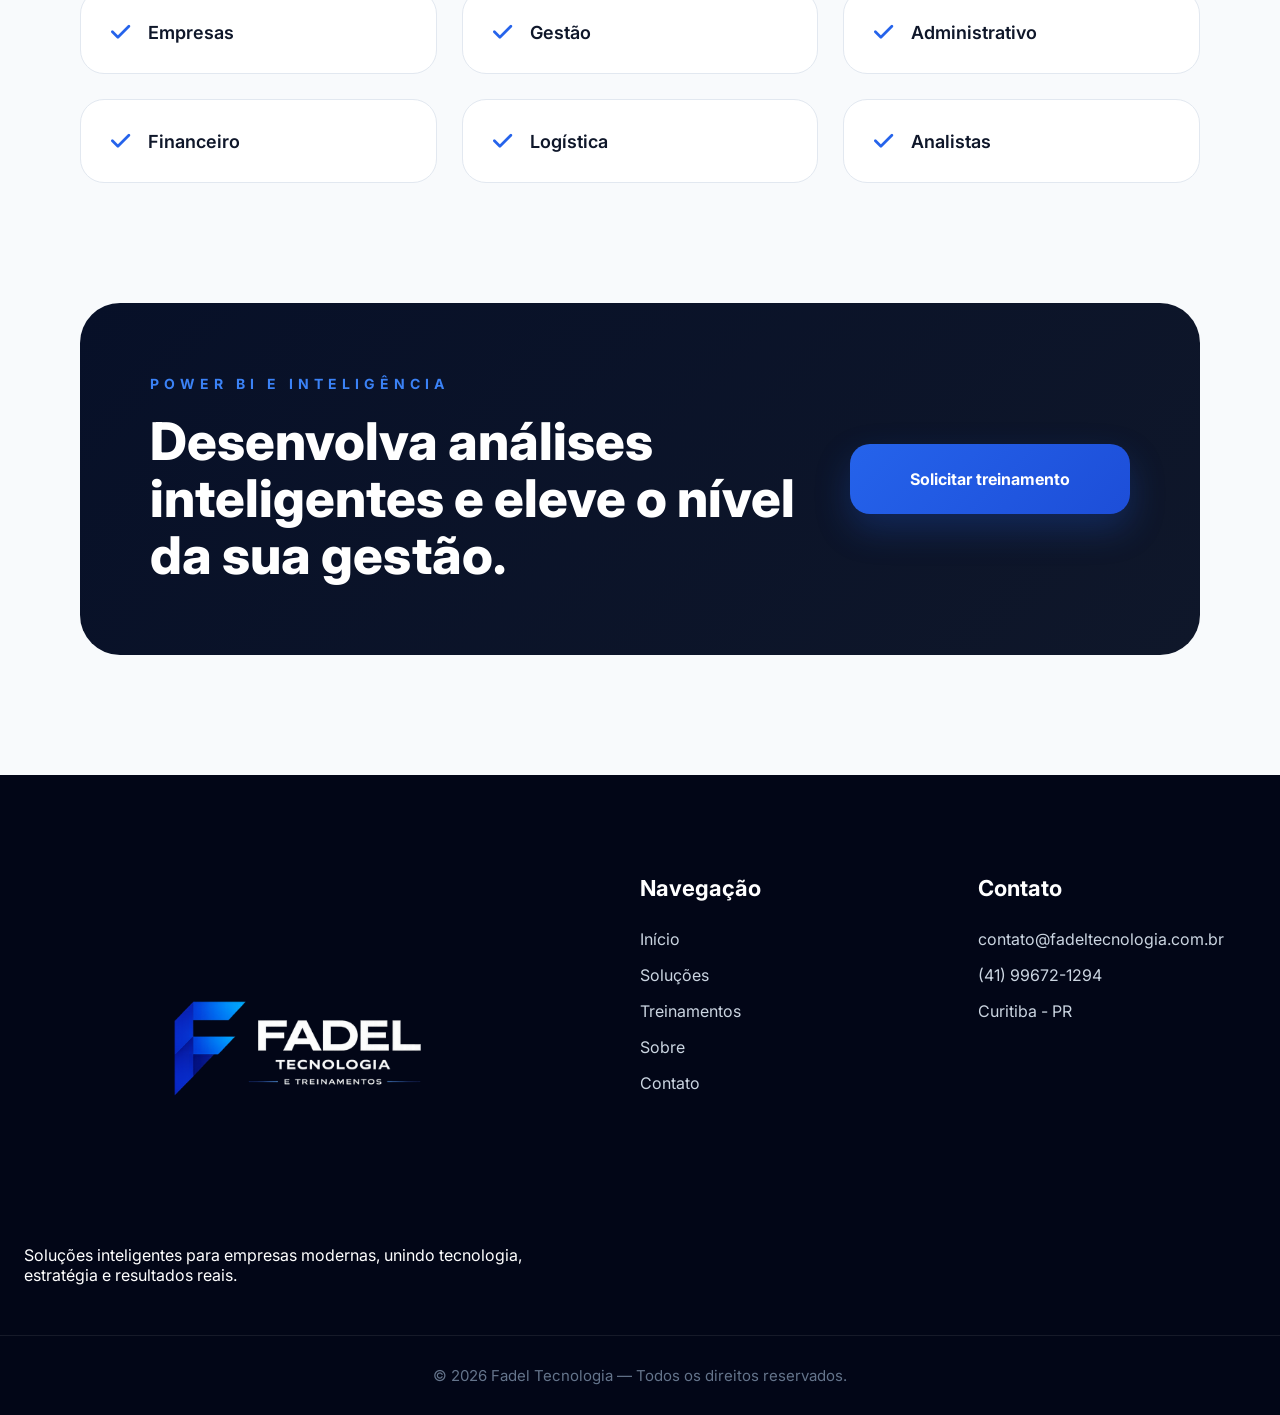
<file: treinamentos-powerbi.html>
<!DOCTYPE html>
<html lang="pt-BR">

<head>

    <meta charset="UTF-8">

    <meta name="viewport" content="width=device-width, initial-scale=1.0">

    <title>Treinamento em Power BI - Fadel Tecnologia</title>


    <!-- SEO -->

    <meta name="description"
        content="Treinamento completo em Power BI para dashboards, análise de dados e Business Intelligence.">

    <meta name="keywords"
        content="power bi, business intelligence, dashboards, dax, power query, análise de dados">

    <meta name="author" content="Fadel Tecnologia">


    <!-- OPEN GRAPH -->

    <meta property="og:title"
        content="Treinamento em Power BI - Fadel Tecnologia">

    <meta property="og:description"
        content="Capacitação profissional em Power BI para análise estratégica e inteligência operacional.">

    <meta property="og:type" content="website">

    <meta property="og:image" content="img/Banner_Site.png">

    <meta property="og:locale" content="pt_BR">


    <!-- FAVICON -->

    <link rel="icon" href="img/favicon.png">


    <!-- CSS -->

    <link rel="stylesheet" href="css/style.css?v=2">

    <link rel="stylesheet" href="css/treinamentos-powerbi.css?v=2">


    <!-- GOOGLE FONTS -->

    <link rel="preconnect" href="https://fonts.googleapis.com">

    <link rel="preconnect" href="https://fonts.gstatic.com" crossorigin>

    <link href="https://fonts.googleapis.com/css2?family=Inter:wght@400;500;600;700;800&display=swap"
        rel="stylesheet">


    <!-- ICONS -->

    <link rel="stylesheet"
        href="https://cdnjs.cloudflare.com/ajax/libs/font-awesome/6.5.1/css/all.min.css">

</head>

<body>


    <!-- HEADER -->

    <header class="header">

        <div class="logo">

            <img src="img/LOGO.png" alt="Fadel Tecnologia">

        </div>

        <nav class="menu">

            <a href="index.html">Início</a>

            <a href="solucoes.html">Soluções</a>

            <a href="treinamentos.html" class="active">Treinamentos</a>

            <a href="sobre.html">Sobre</a>

            <a href="contato.html">Contato</a>

        </nav>

        <a href="https://wa.me/5541996721294"
            target="_blank"
            class="btn-header">

            Falar com especialista

        </a>

    </header>



    <!-- HERO -->

    <section class="powerbi-hero reveal">

        <div class="powerbi-hero-content">

            <span>TREINAMENTO EM POWER BI</span>

            <h1>
                Transforme dados em decisões inteligentes e estratégicas.
            </h1>

            <p>
                Capacitação prática voltada para análise de dados,
                dashboards profissionais e inteligência operacional
                utilizando Power BI.
            </p>

        </div>

    </section>



    <!-- INTRO -->

    <section class="powerbi-intro reveal">

        <div class="powerbi-intro-grid">


            <!-- IMAGE -->

            <div class="powerbi-intro-image">

                <img src="img/Img_powerbi.png"
                    alt="Treinamento em Power BI">

            </div>



            <!-- TEXT -->

            <div class="powerbi-intro-text">

                <span>BUSINESS INTELLIGENCE</span>

                <h2>
                    Muito além de gráficos e relatórios.
                </h2>

                <p>
                    O Power BI revolucionou a forma como empresas analisam
                    informações, acompanham indicadores e tomam decisões
                    estratégicas. Hoje os dados se tornaram um dos ativos
                    mais importantes dentro das organizações.
                </p>

                <p>
                    Nosso treinamento foi desenvolvido para capacitar
                    profissionais e empresas na construção de dashboards modernos,
                    análise inteligente de dados e criação de indicadores gerenciais.
                </p>

                <p>
                    O foco é transformar informações complexas em visualizações
                    claras, estratégicas e capazes de gerar produtividade,
                    controle e tomada de decisão eficiente.
                </p>

            </div>

        </div>

    </section>



    <!-- AREAS -->

    <section class="powerbi-areas reveal">

        <div class="powerbi-areas-title">

            <span>ÁREAS DE CAPACITAÇÃO</span>

            <h2>
                Recursos e aplicações trabalhadas durante a capacitação.
            </h2>

        </div>



        <div class="powerbi-areas-grid">


            <!-- CARD -->

            <div class="powerbi-card">

                <i class="fa-solid fa-database"></i>

                <h3>Modelagem de Dados</h3>

                <p>
                    Estruturação, relacionamento e organização inteligente
                    de dados para construção de modelos eficientes.
                </p>

            </div>



            <!-- CARD -->

            <div class="powerbi-card">

                <i class="fa-solid fa-chart-pie"></i>

                <h3>Dashboards Profissionais</h3>

                <p>
                    Criação de dashboards modernos, interativos e voltados
                    para análise estratégica empresarial.
                </p>

            </div>



            <!-- CARD -->

            <div class="powerbi-card">

                <i class="fa-solid fa-filter"></i>

                <h3>Power Query</h3>

                <p>
                    Tratamento, transformação e preparação de dados
                    utilizando recursos avançados do Power Query.
                </p>

            </div>



            <!-- CARD -->

            <div class="powerbi-card">

                <i class="fa-solid fa-calculator"></i>

                <h3>DAX e Medidas</h3>

                <p>
                    Funções, cálculos e indicadores inteligentes utilizando
                    linguagem DAX para análises avançadas.
                </p>

            </div>



            <!-- CARD -->

            <div class="powerbi-card">

                <i class="fa-solid fa-chart-line"></i>

                <h3>Business Intelligence</h3>

                <p>
                    Aplicação prática de BI para gestão, indicadores,
                    produtividade e tomada de decisão estratégica.
                </p>

            </div>



            <!-- CARD -->

            <div class="powerbi-card">

                <i class="fa-solid fa-briefcase"></i>

                <h3>Análise Gerencial</h3>

                <p>
                    Construção de relatórios gerenciais capazes de gerar
                    visão estratégica e apoio operacional.
                </p>

            </div>

        </div>

    </section>



    <!-- LEARN -->

    <section class="powerbi-learn reveal">

        <div class="powerbi-learn-content">

            <span>O QUE O ALUNO PODE APRENDER</span>

            <h2>
                Aplicações práticas voltadas para análise e gestão.
            </h2>



            <div class="powerbi-learn-grid">


                <div class="powerbi-learn-item">

                    <i class="fa-solid fa-check"></i>

                    <span>Dashboards interativos</span>

                </div>


                <div class="powerbi-learn-item">

                    <i class="fa-solid fa-check"></i>

                    <span>Modelagem de dados</span>

                </div>


                <div class="powerbi-learn-item">

                    <i class="fa-solid fa-check"></i>

                    <span>Indicadores estratégicos</span>

                </div>


                <div class="powerbi-learn-item">

                    <i class="fa-solid fa-check"></i>

                    <span>Power Query</span>

                </div>


                <div class="powerbi-learn-item">

                    <i class="fa-solid fa-check"></i>

                    <span>Linguagem DAX</span>

                </div>


                <div class="powerbi-learn-item">

                    <i class="fa-solid fa-check"></i>

                    <span>Relatórios gerenciais</span>

                </div>


                <div class="powerbi-learn-item">

                    <i class="fa-solid fa-check"></i>

                    <span>Tratamento de dados</span>

                </div>


                <div class="powerbi-learn-item">

                    <i class="fa-solid fa-check"></i>

                    <span>KPIs empresariais</span>

                </div>


                <div class="powerbi-learn-item">

                    <i class="fa-solid fa-check"></i>

                    <span>Business Intelligence</span>

                </div>

            </div>

        </div>

    </section>



    <!-- RESULTS -->

    <section class="powerbi-results reveal">

        <div class="powerbi-results-content">

            <span>RESULTADOS REAIS</span>

            <h2>
                Dados inteligentes geram decisões mais eficientes.
            </h2>

            <p>
                Empresas modernas precisam tomar decisões rápidas e inteligentes.
                O Power BI permite transformar grandes volumes de informações
                em análises visuais claras, organizadas e estratégicas.
            </p>

            <p>
                A utilização correta de dashboards e indicadores reduz retrabalho,
                melhora produtividade e fortalece processos de gestão
                e acompanhamento operacional.
            </p>

        </div>

    </section>



    <!-- PUBLIC -->

    <section class="powerbi-public reveal">

        <div class="powerbi-public-content">

            <span>PARA QUEM É O TREINAMENTO</span>

            <h2>
                Capacitação voltada para diferentes áreas profissionais.
            </h2>



            <div class="powerbi-public-grid">


                <div class="powerbi-public-item">

                    <i class="fa-solid fa-check"></i>

                    <span>Empresas</span>

                </div>


                <div class="powerbi-public-item">

                    <i class="fa-solid fa-check"></i>

                    <span>Gestão</span>

                </div>


                <div class="powerbi-public-item">

                    <i class="fa-solid fa-check"></i>

                    <span>Administrativo</span>

                </div>


                <div class="powerbi-public-item">

                    <i class="fa-solid fa-check"></i>

                    <span>Financeiro</span>

                </div>


                <div class="powerbi-public-item">

                    <i class="fa-solid fa-check"></i>

                    <span>Logística</span>

                </div>


                <div class="powerbi-public-item">

                    <i class="fa-solid fa-check"></i>

                    <span>Analistas</span>

                </div>

            </div>

        </div>

    </section>



    <!-- CTA -->

    <section class="powerbi-cta reveal">

        <div class="powerbi-cta-content">

            <div>

                <span>POWER BI E INTELIGÊNCIA</span>

                <h2>
                    Desenvolva análises inteligentes e eleve o nível da sua gestão.
                </h2>

            </div>


            <a href="contato.html">

                Solicitar treinamento

            </a>

        </div>

    </section>



    <!-- FOOTER -->

    <footer class="footer">

        <div class="footer-grid">


            <div>

                <img src="img/LOGO_FOOTER.png" alt="Fadel Tecnologia">

                <p>
                    Soluções inteligentes para empresas modernas,
                    unindo tecnologia, estratégia e resultados reais.
                </p>

            </div>



            <div>

                <h4>Navegação</h4>

                <a href="index.html">Início</a>

                <a href="solucoes.html">Soluções</a>

                <a href="treinamentos.html">Treinamentos</a>

                <a href="sobre.html">Sobre</a>

                <a href="contato.html">Contato</a>

            </div>



            <div>

                <h4>Contato</h4>

                <a href="#">
                    contato@fadeltecnologia.com.br
                </a>

                <a href="#">
                    (41) 99672-1294
                </a>

                <a href="#">
                    Curitiba - PR
                </a>

            </div>

        </div>



        <div class="footer-copy">

            © 2026 Fadel Tecnologia — Todos os direitos reservados.

        </div>

    </footer>

    <script src="js/script.js"></script>

</body>

</html>
</file>
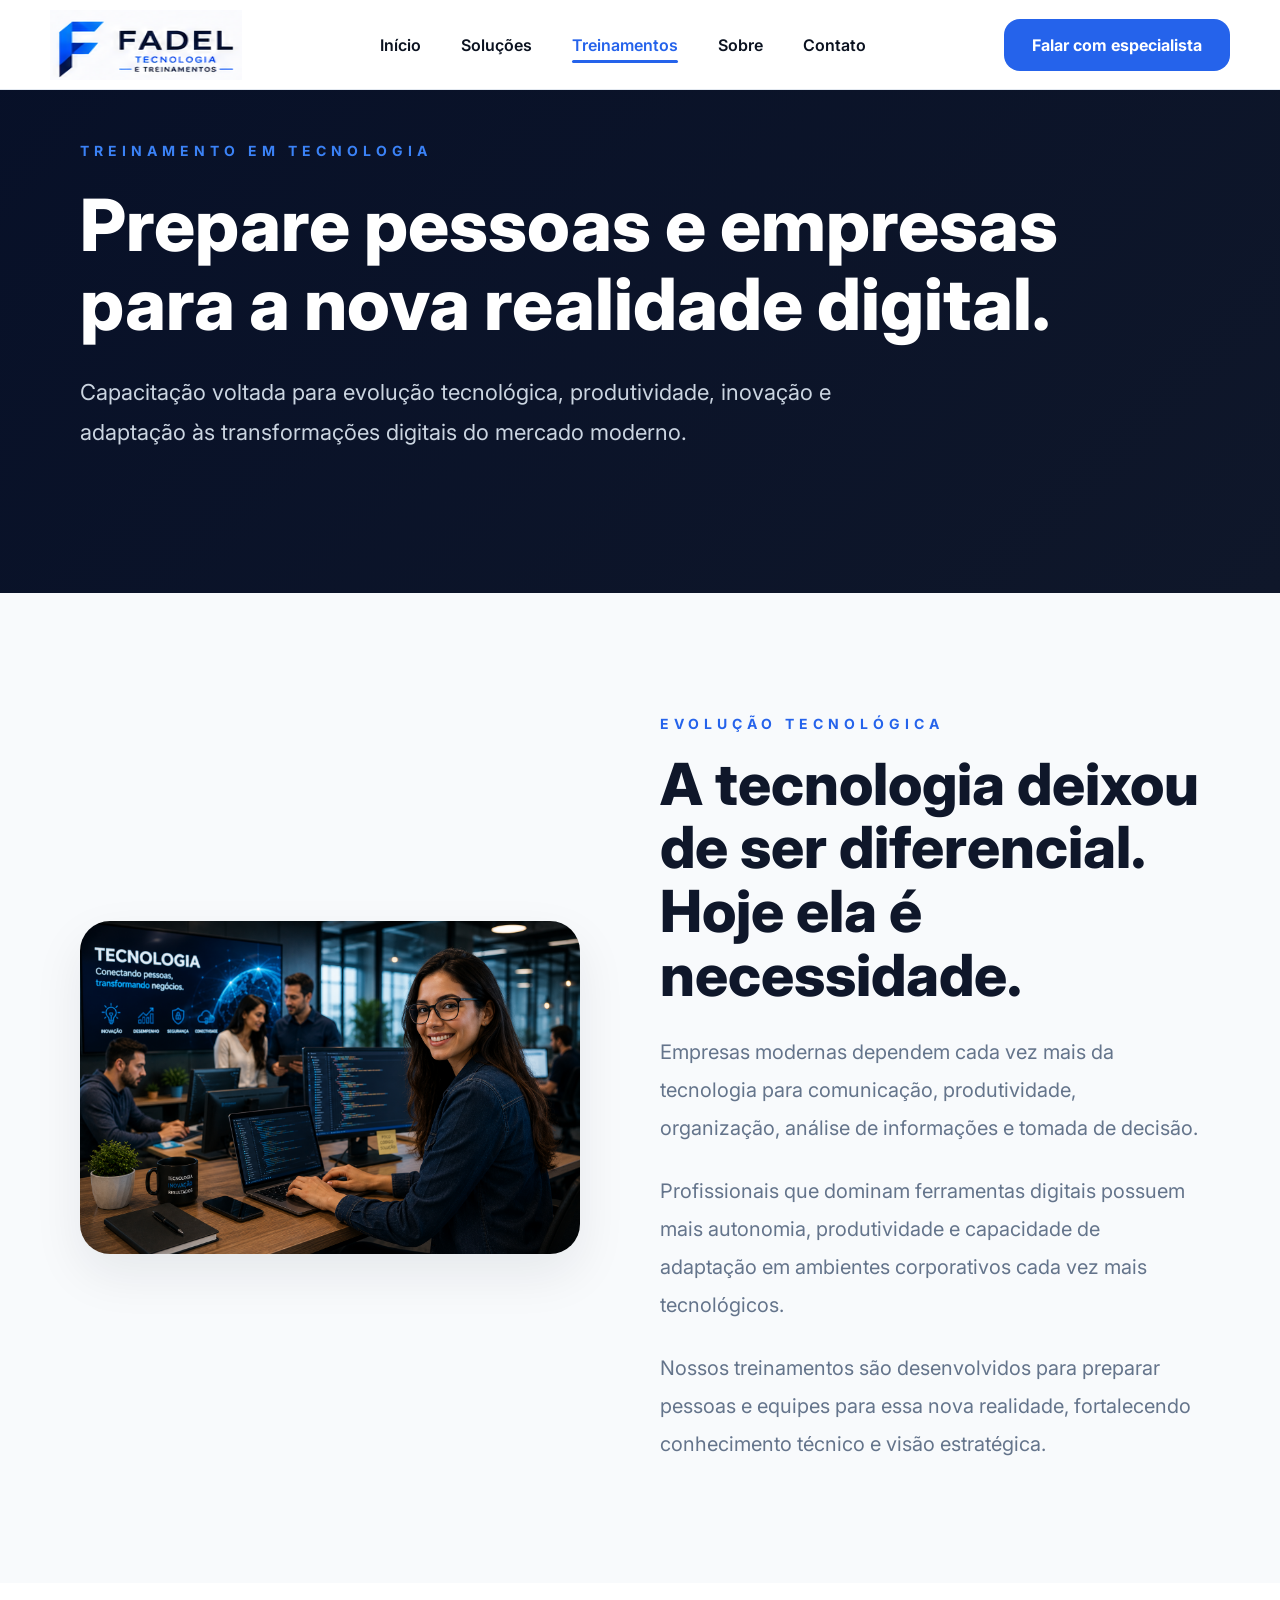
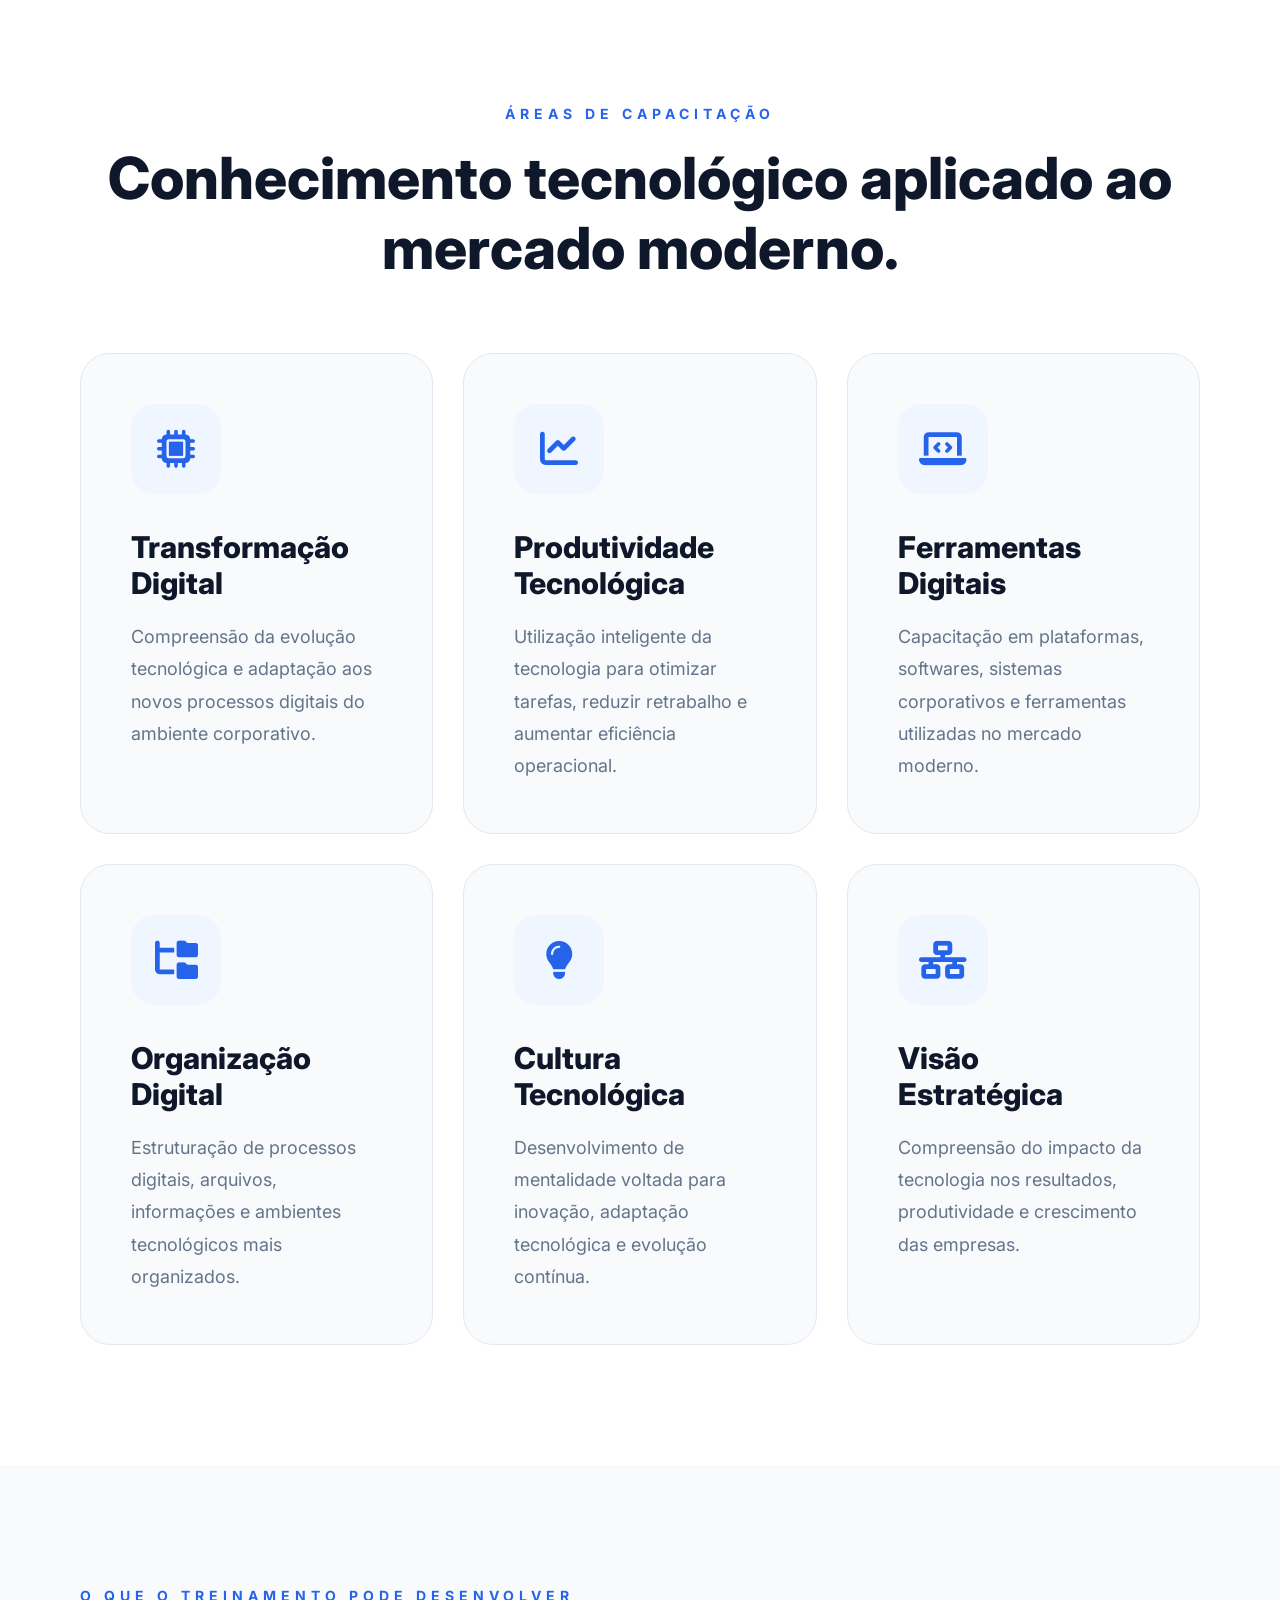
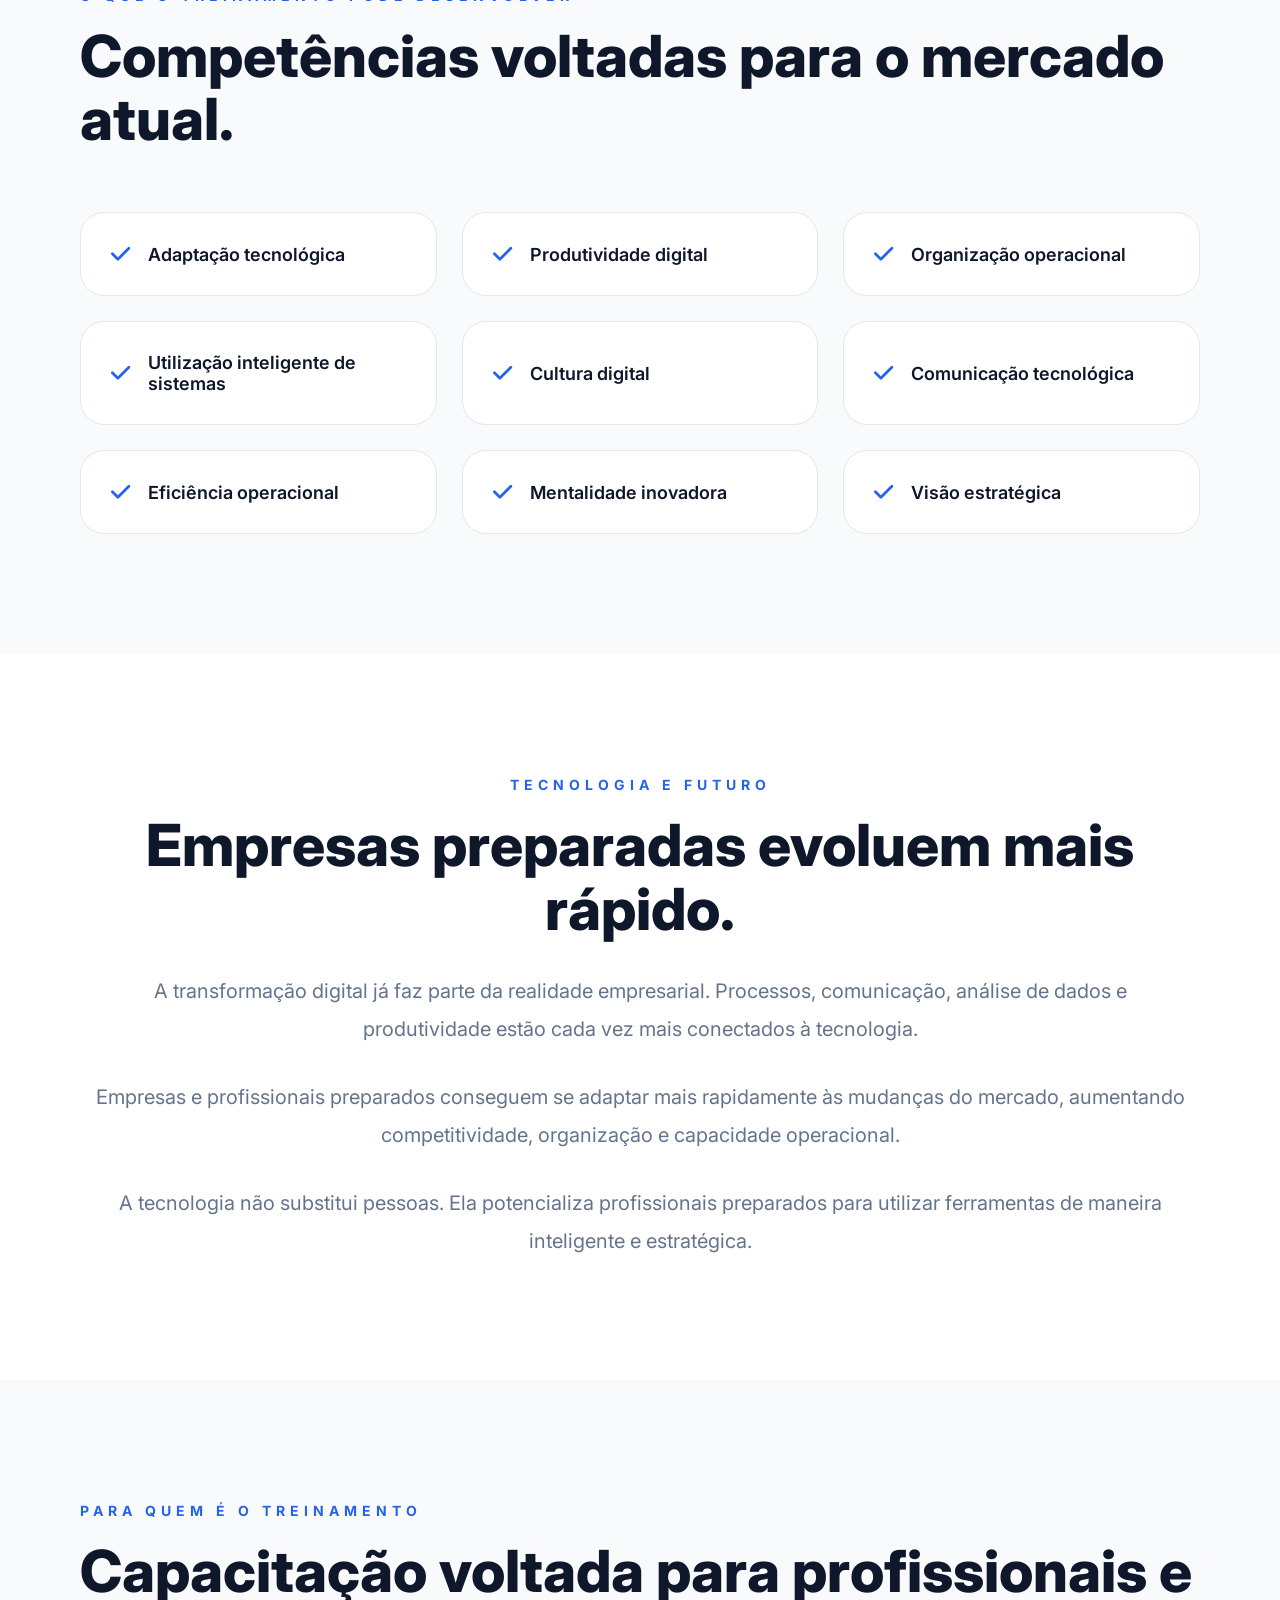
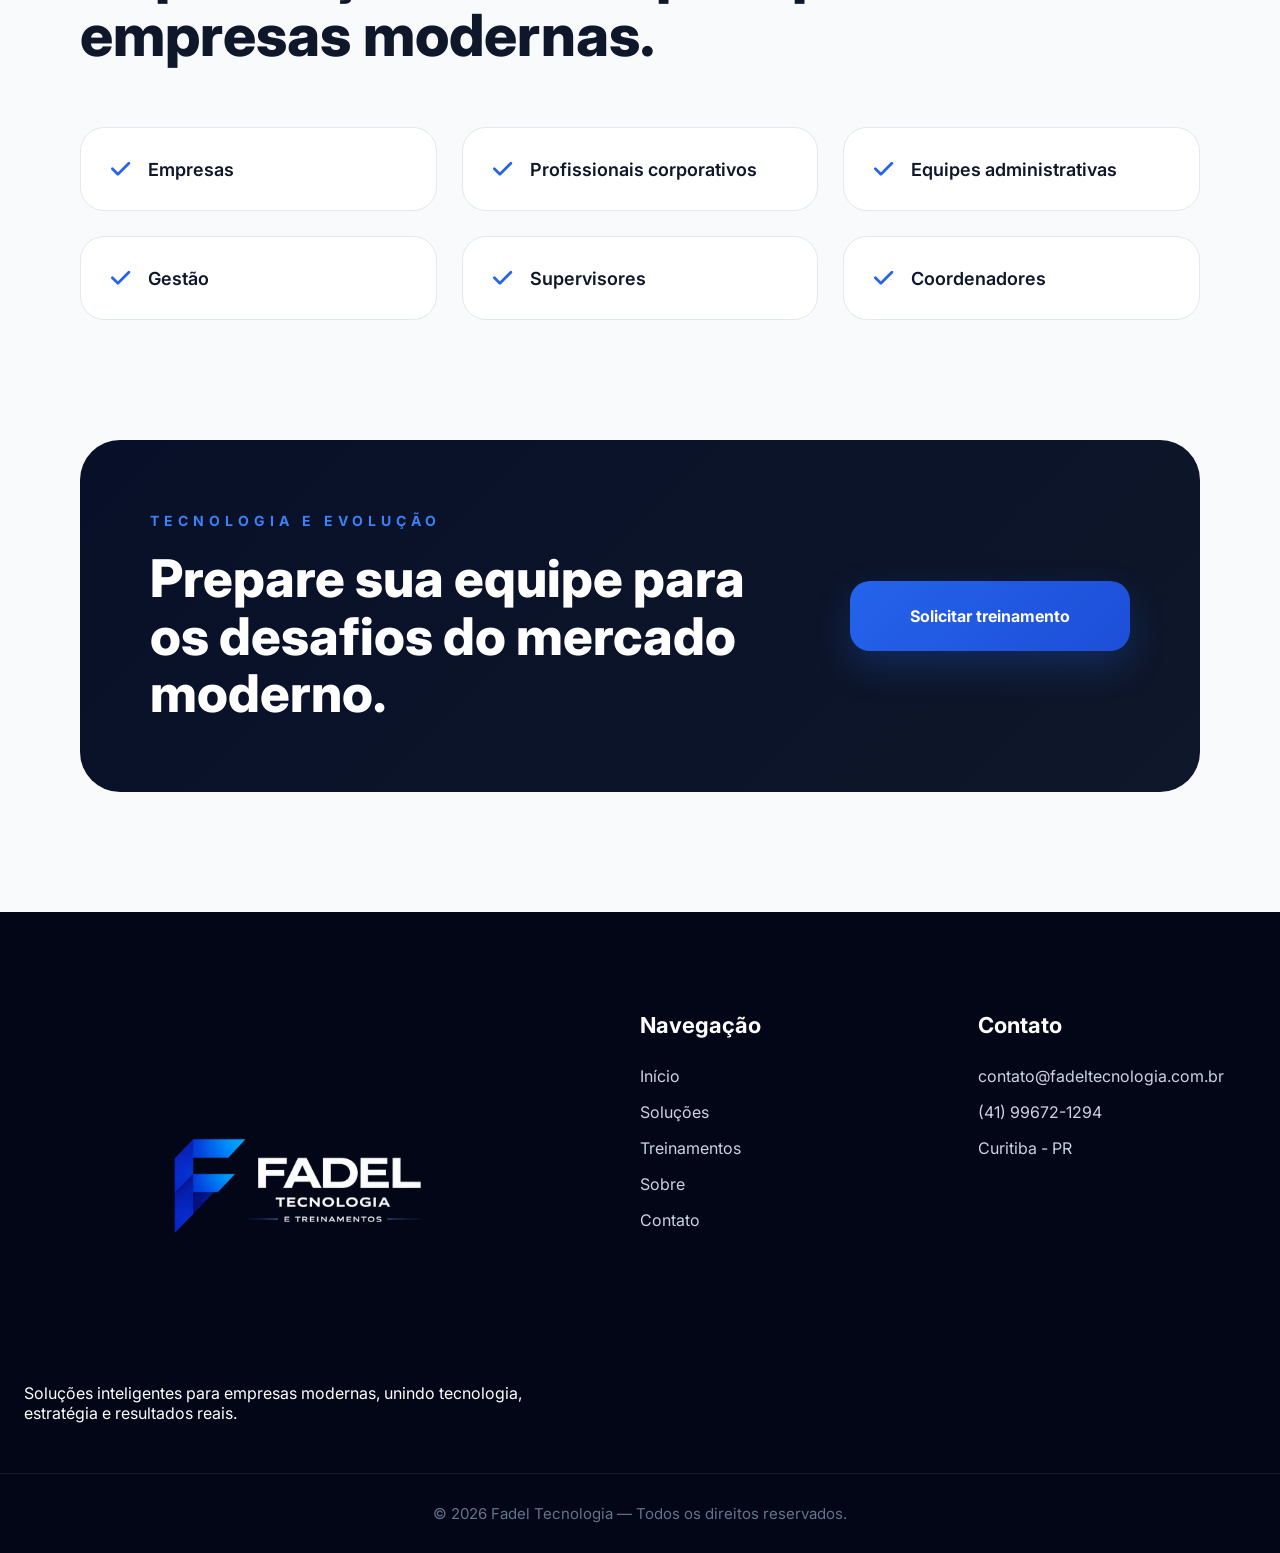
<file: treinamentos-tecnologia.html>
<!DOCTYPE html>
<html lang="pt-BR">

<head>

    <meta charset="UTF-8">

    <meta name="viewport" content="width=device-width, initial-scale=1.0">

    <title>Treinamento em Tecnologia - Fadel Tecnologia</title>


    <!-- SEO -->

    <meta name="description"
        content="Treinamento em tecnologia voltado para produtividade, transformação digital e evolução profissional.">

    <meta name="keywords"
        content="tecnologia, transformação digital, produtividade, inovação, treinamento tecnológico">

    <meta name="author" content="Fadel Tecnologia">


    <!-- OPEN GRAPH -->

    <meta property="og:title"
        content="Treinamento em Tecnologia - Fadel Tecnologia">

    <meta property="og:description"
        content="Capacitação tecnológica para empresas e profissionais preparados para o mercado moderno.">

    <meta property="og:type" content="website">

    <meta property="og:image" content="img/Banner_Site.png">

    <meta property="og:locale" content="pt_BR">


    <!-- FAVICON -->

    <link rel="icon" href="img/favicon.png">


    <!-- CSS -->

    <link rel="stylesheet" href="css/style.css?v=2">

    <link rel="stylesheet" href="css/treinamentos-tecnologia.css?v=2">


    <!-- GOOGLE FONTS -->

    <link rel="preconnect" href="https://fonts.googleapis.com">

    <link rel="preconnect" href="https://fonts.gstatic.com" crossorigin>

    <link href="https://fonts.googleapis.com/css2?family=Inter:wght@400;500;600;700;800&display=swap"
        rel="stylesheet">


    <!-- ICONS -->

    <link rel="stylesheet"
        href="https://cdnjs.cloudflare.com/ajax/libs/font-awesome/6.5.1/css/all.min.css">

</head>

<body>


    <!-- HEADER -->

    <header class="header">

        <div class="logo">

            <img src="img/LOGO.png" alt="Fadel Tecnologia">

        </div>

        <nav class="menu">

            <a href="index.html">Início</a>

            <a href="solucoes.html">Soluções</a>

            <a href="treinamentos.html" class="active">Treinamentos</a>

            <a href="sobre.html">Sobre</a>

            <a href="contato.html">Contato</a>

        </nav>

        <a href="https://wa.me/5541996721294"
            target="_blank"
            class="btn-header">

            Falar com especialista

        </a>

    </header>



    <!-- HERO -->

    <section class="tech-hero reveal">

        <div class="tech-hero-content">

            <span>TREINAMENTO EM TECNOLOGIA</span>

            <h1>
                Prepare pessoas e empresas para a nova realidade digital.
            </h1>

            <p>
                Capacitação voltada para evolução tecnológica,
                produtividade, inovação e adaptação às transformações
                digitais do mercado moderno.
            </p>

        </div>

    </section>



    <!-- INTRO -->

    <section class="tech-intro reveal">

        <div class="tech-intro-grid">


            <!-- IMAGE -->

            <div class="tech-intro-image">

                <img src="img/Img_tecnologia.png"
                    alt="Treinamento em Tecnologia">

            </div>



            <!-- TEXT -->

            <div class="tech-intro-text">

                <span>EVOLUÇÃO TECNOLÓGICA</span>

                <h2>
                    A tecnologia deixou de ser diferencial. Hoje ela é necessidade.
                </h2>

                <p>
                    Empresas modernas dependem cada vez mais da tecnologia
                    para comunicação, produtividade, organização,
                    análise de informações e tomada de decisão.
                </p>

                <p>
                    Profissionais que dominam ferramentas digitais possuem
                    mais autonomia, produtividade e capacidade de adaptação
                    em ambientes corporativos cada vez mais tecnológicos.
                </p>

                <p>
                    Nossos treinamentos são desenvolvidos para preparar
                    pessoas e equipes para essa nova realidade,
                    fortalecendo conhecimento técnico e visão estratégica.
                </p>

            </div>

        </div>

    </section>



    <!-- AREAS -->

    <section class="tech-areas reveal">

        <div class="tech-areas-title">

            <span>ÁREAS DE CAPACITAÇÃO</span>

            <h2>
                Conhecimento tecnológico aplicado ao mercado moderno.
            </h2>

        </div>



        <div class="tech-areas-grid">


            <!-- CARD -->

            <div class="tech-card">

                <i class="fa-solid fa-microchip"></i>

                <h3>Transformação Digital</h3>

                <p>
                    Compreensão da evolução tecnológica e adaptação
                    aos novos processos digitais do ambiente corporativo.
                </p>

            </div>



            <!-- CARD -->

            <div class="tech-card">

                <i class="fa-solid fa-chart-line"></i>

                <h3>Produtividade Tecnológica</h3>

                <p>
                    Utilização inteligente da tecnologia para otimizar tarefas,
                    reduzir retrabalho e aumentar eficiência operacional.
                </p>

            </div>



            <!-- CARD -->

            <div class="tech-card">

                <i class="fa-solid fa-laptop-code"></i>

                <h3>Ferramentas Digitais</h3>

                <p>
                    Capacitação em plataformas, softwares, sistemas corporativos
                    e ferramentas utilizadas no mercado moderno.
                </p>

            </div>



            <!-- CARD -->

            <div class="tech-card">

                <i class="fa-solid fa-folder-tree"></i>

                <h3>Organização Digital</h3>

                <p>
                    Estruturação de processos digitais, arquivos,
                    informações e ambientes tecnológicos mais organizados.
                </p>

            </div>



            <!-- CARD -->

            <div class="tech-card">

                <i class="fa-solid fa-lightbulb"></i>

                <h3>Cultura Tecnológica</h3>

                <p>
                    Desenvolvimento de mentalidade voltada para inovação,
                    adaptação tecnológica e evolução contínua.
                </p>

            </div>



            <!-- CARD -->

            <div class="tech-card">

                <i class="fa-solid fa-network-wired"></i>

                <h3>Visão Estratégica</h3>

                <p>
                    Compreensão do impacto da tecnologia nos resultados,
                    produtividade e crescimento das empresas.
                </p>

            </div>

        </div>

    </section>



    <!-- DEVELOPMENT -->

    <section class="tech-development reveal">

        <div class="tech-development-content">

            <span>O QUE O TREINAMENTO PODE DESENVOLVER</span>

            <h2>
                Competências voltadas para o mercado atual.
            </h2>



            <div class="tech-development-grid">


                <div class="tech-development-item">

                    <i class="fa-solid fa-check"></i>

                    <span>Adaptação tecnológica</span>

                </div>


                <div class="tech-development-item">

                    <i class="fa-solid fa-check"></i>

                    <span>Produtividade digital</span>

                </div>


                <div class="tech-development-item">

                    <i class="fa-solid fa-check"></i>

                    <span>Organização operacional</span>

                </div>


                <div class="tech-development-item">

                    <i class="fa-solid fa-check"></i>

                    <span>Utilização inteligente de sistemas</span>

                </div>


                <div class="tech-development-item">

                    <i class="fa-solid fa-check"></i>

                    <span>Cultura digital</span>

                </div>


                <div class="tech-development-item">

                    <i class="fa-solid fa-check"></i>

                    <span>Comunicação tecnológica</span>

                </div>


                <div class="tech-development-item">

                    <i class="fa-solid fa-check"></i>

                    <span>Eficiência operacional</span>

                </div>


                <div class="tech-development-item">

                    <i class="fa-solid fa-check"></i>

                    <span>Mentalidade inovadora</span>

                </div>


                <div class="tech-development-item">

                    <i class="fa-solid fa-check"></i>

                    <span>Visão estratégica</span>

                </div>

            </div>

        </div>

    </section>



    <!-- FUTURE -->

    <section class="tech-future reveal">

        <div class="tech-future-content">

            <span>TECNOLOGIA E FUTURO</span>

            <h2>
                Empresas preparadas evoluem mais rápido.
            </h2>

            <p>
                A transformação digital já faz parte da realidade empresarial.
                Processos, comunicação, análise de dados e produtividade
                estão cada vez mais conectados à tecnologia.
            </p>

            <p>
                Empresas e profissionais preparados conseguem se adaptar
                mais rapidamente às mudanças do mercado,
                aumentando competitividade, organização e capacidade operacional.
            </p>

            <p>
                A tecnologia não substitui pessoas.
                Ela potencializa profissionais preparados para utilizar
                ferramentas de maneira inteligente e estratégica.
            </p>

        </div>

    </section>



    <!-- PUBLIC -->

    <section class="tech-public reveal">

        <div class="tech-public-content">

            <span>PARA QUEM É O TREINAMENTO</span>

            <h2>
                Capacitação voltada para profissionais e empresas modernas.
            </h2>



            <div class="tech-public-grid">


                <div class="tech-public-item">

                    <i class="fa-solid fa-check"></i>

                    <span>Empresas</span>

                </div>


                <div class="tech-public-item">

                    <i class="fa-solid fa-check"></i>

                    <span>Profissionais corporativos</span>

                </div>


                <div class="tech-public-item">

                    <i class="fa-solid fa-check"></i>

                    <span>Equipes administrativas</span>

                </div>


                <div class="tech-public-item">

                    <i class="fa-solid fa-check"></i>

                    <span>Gestão</span>

                </div>


                <div class="tech-public-item">

                    <i class="fa-solid fa-check"></i>

                    <span>Supervisores</span>

                </div>


                <div class="tech-public-item">

                    <i class="fa-solid fa-check"></i>

                    <span>Coordenadores</span>

                </div>

            </div>

        </div>

    </section>



    <!-- CTA -->

    <section class="tech-cta reveal">

        <div class="tech-cta-content">

            <div>

                <span>TECNOLOGIA E EVOLUÇÃO</span>

                <h2>
                    Prepare sua equipe para os desafios do mercado moderno.
                </h2>

            </div>


            <a href="contato.html">

                Solicitar treinamento

            </a>

        </div>

    </section>



    <!-- FOOTER -->

    <footer class="footer">

        <div class="footer-grid">


            <div>

                <img src="img/LOGO_FOOTER.png" alt="Fadel Tecnologia">

                <p>
                    Soluções inteligentes para empresas modernas,
                    unindo tecnologia, estratégia e resultados reais.
                </p>

            </div>



            <div>

                <h4>Navegação</h4>

                <a href="index.html">Início</a>

                <a href="solucoes.html">Soluções</a>

                <a href="treinamentos.html">Treinamentos</a>

                <a href="sobre.html">Sobre</a>

                <a href="contato.html">Contato</a>

            </div>



            <div>

                <h4>Contato</h4>

                <a href="#">
                    contato@fadeltecnologia.com.br
                </a>

                <a href="#">
                    (41) 99672-1294
                </a>

                <a href="#">
                    Curitiba - PR
                </a>

            </div>

        </div>



        <div class="footer-copy">

            © 2026 Fadel Tecnologia — Todos os direitos reservados.

        </div>

    </footer>

    <script src="js/script.js"></script>

</body>

</html>
</file>
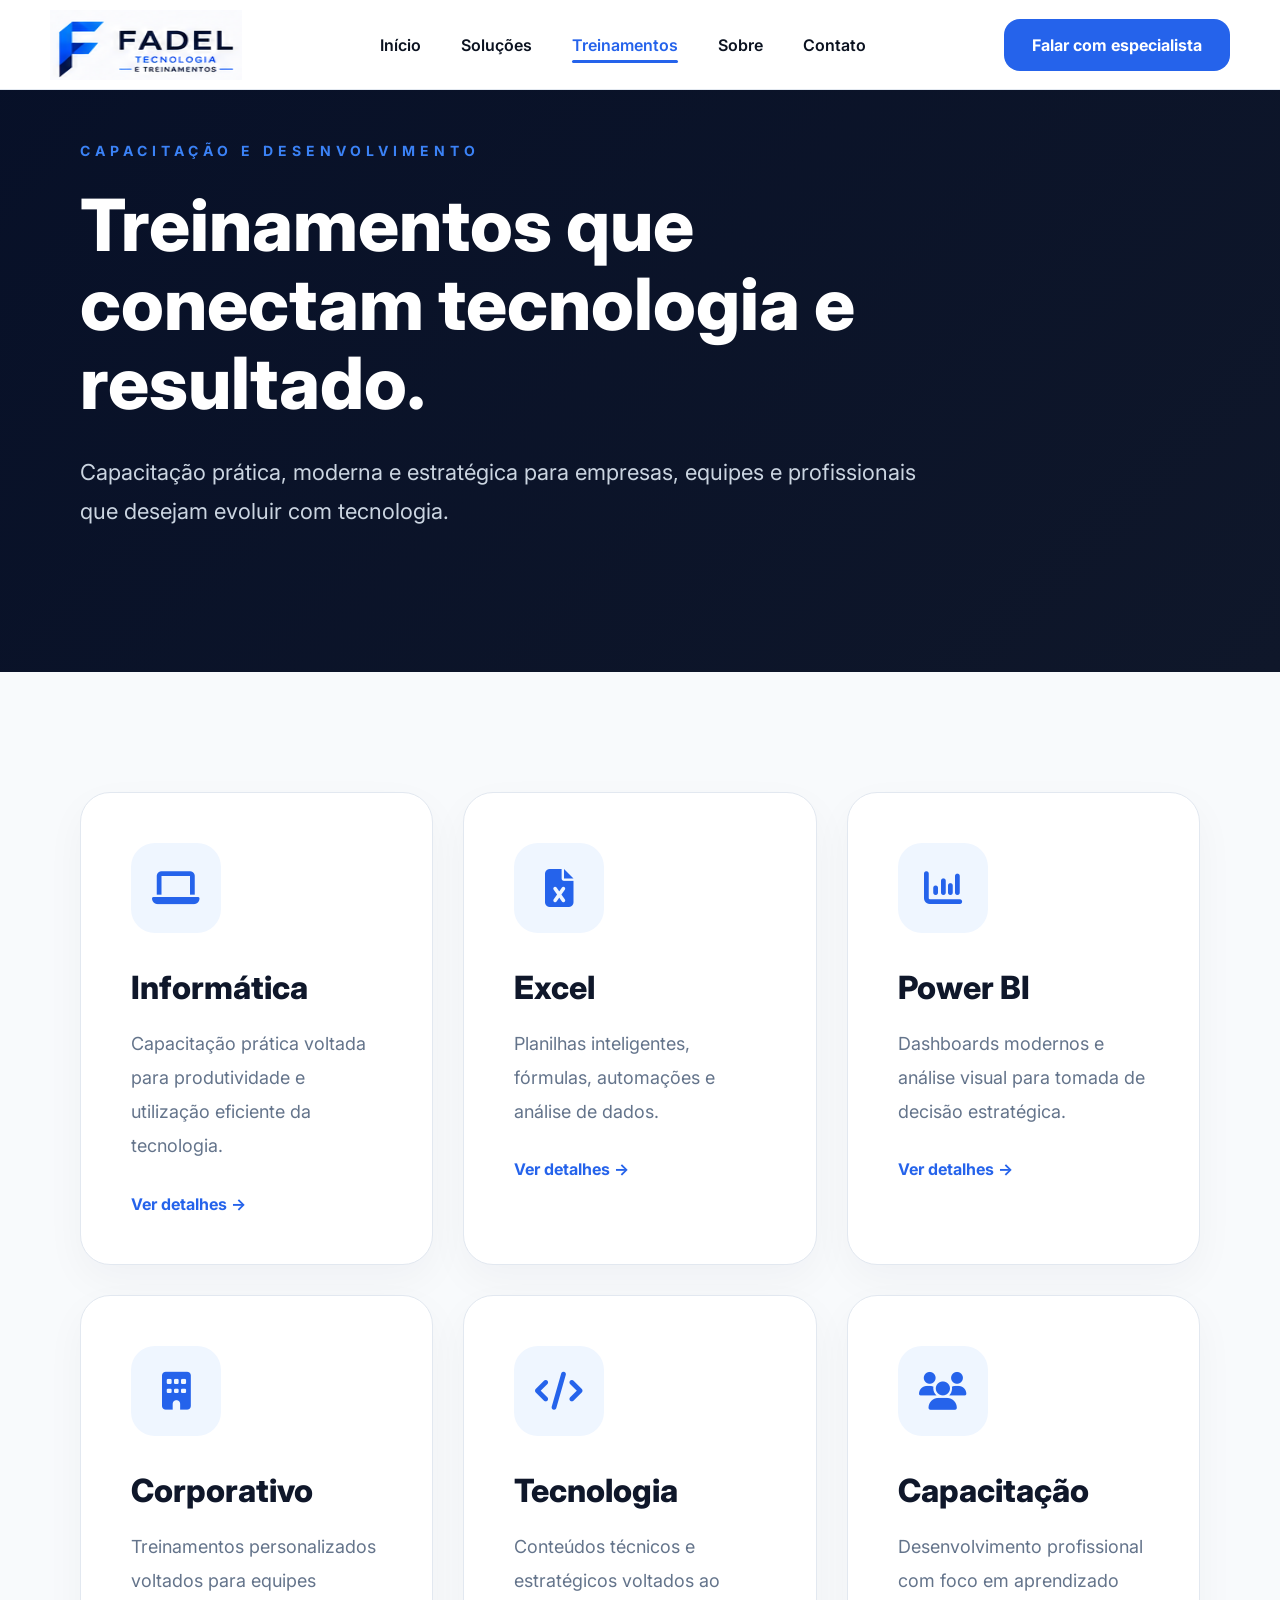
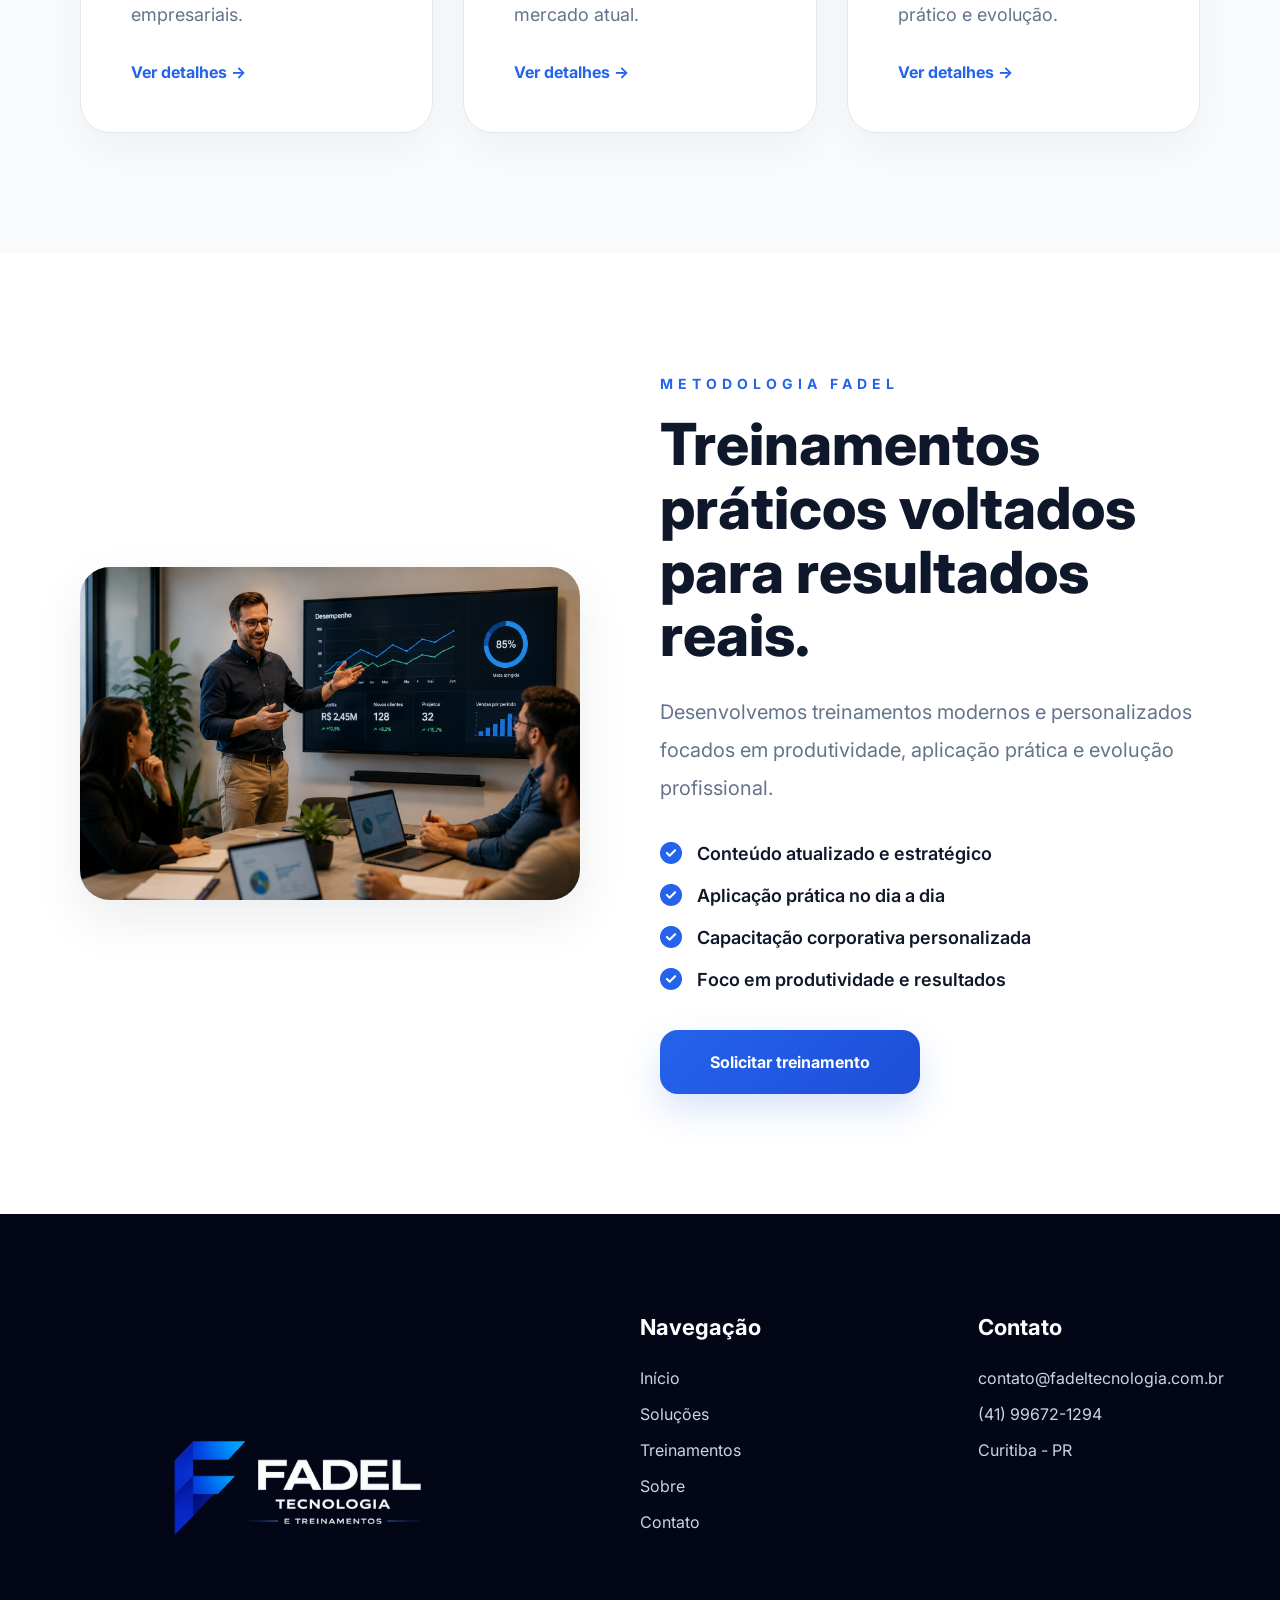
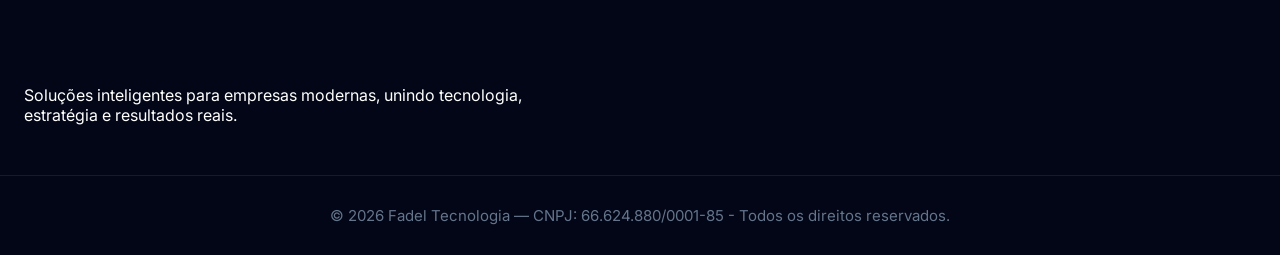
<file: treinamentos.html>
<!DOCTYPE html>
<html lang="pt-BR">

<head>

    <meta charset="UTF-8">

    <meta name="viewport" content="width=device-width, initial-scale=1.0">

    <title>Treinamentos - Fadel Tecnologia</title>


    <!-- SEO -->

    <meta name="description"
        content="Entre em contato com a Fadel Tecnologia e descubra soluções inteligentes para sua empresa.">

    <meta name="keywords"
        content="contato tecnologia, automação corporativa, software empresarial, desenvolvimento de sistemas">

    <meta name="author" content="Fadel Tecnologia">


    <!-- OPEN GRAPH -->

    <meta property="og:title" content="Contato - Fadel Tecnologia">

    <meta property="og:description"
        content="Fale com a Fadel Tecnologia e descubra soluções inteligentes para empresas modernas.">

    <meta property="og:type" content="website">

    <meta property="og:image" content="img/Banner_Site.png">

    <meta property="og:locale" content="pt_BR">


    <!-- FAVICON -->

    <link rel="icon" href="img/favicon.png">


    <!-- CSS -->

    <link rel="stylesheet" href="css/style.css?v=2">

    <link rel="stylesheet" href="css/treinamentos.css?v=2">


    <!-- GOOGLE FONTS -->

    <link rel="preconnect" href="https://fonts.googleapis.com">

    <link rel="preconnect" href="https://fonts.gstatic.com" crossorigin>

    <link href="https://fonts.googleapis.com/css2?family=Inter:wght@400;500;600;700;800&display=swap" rel="stylesheet">


    <!-- ICONS -->

    <link rel="stylesheet" href="https://cdnjs.cloudflare.com/ajax/libs/font-awesome/6.5.1/css/all.min.css">

</head>

<body>


    <!-- HEADER -->

    <header class="header">

        <div class="logo">
            <img src="img/LOGO.png" alt="Fadel Tecnologia">
        </div>

        <nav class="menu">

            <a href="index.html">Início</a>
            <a href="solucoes.html">Soluções</a>
            <a href="treinamentos.html" class="active">Treinamentos</a>
            <a href="sobre.html">Sobre</a>
            <a href="contato.html">Contato</a>

        </nav>

        <a href="https://wa.me/5541996721294?text=Olá!%20Vim%20através%20do%20site%20da%20Fadel%20Tecnologia."
            target="_blank" class="btn-header">

            Falar com especialista

        </a>

    </header>



    <!-- HERO -->

    <section class="training-hero reveal">

        <div class="training-hero-content">

            <span>CAPACITAÇÃO E DESENVOLVIMENTO</span>

            <h1>
                Treinamentos que conectam tecnologia e resultado.
            </h1>

            <p>
                Capacitação prática, moderna e estratégica para empresas,
                equipes e profissionais que desejam evoluir com tecnologia.
            </p>

        </div>

    </section>



    <!-- TRAININGS -->

    <section class="trainings reveal">

        <div class="trainings-grid">


            <div class="training-card">

                <i class="fa-solid fa-laptop"></i>

                <h3>Informática</h3>

                <p>
                    Capacitação prática voltada para produtividade
                    e utilização eficiente da tecnologia.
                </p>

                <a href="treinamentos-informatica.html" class="training-link">

                    Ver detalhes →

                </a>

            </div>


            <div class="training-card">

                <i class="fa-solid fa-file-excel"></i>

                <h3>Excel</h3>

                <p>
                    Planilhas inteligentes, fórmulas,
                    automações e análise de dados.
                </p>

                <a href="treinamentos-excel.html" class="training-link">

                    Ver detalhes →

                </a>

            </div>


            <div class="training-card">

                <i class="fa-solid fa-chart-column"></i>

                <h3>Power BI</h3>

                <p>
                    Dashboards modernos e análise visual
                    para tomada de decisão estratégica.
                </p>

                <a href="treinamentos-powerbi.html" class="training-link">

                    Ver detalhes →

                </a>

            </div>


            <div class="training-card">

                <i class="fa-solid fa-building"></i>

                <h3>Corporativo</h3>

                <p>
                    Treinamentos personalizados voltados
                    para equipes empresariais.
                </p>

                <a href="treinamentos-corporativo.html" class="training-link">

                    Ver detalhes →

                </a>

            </div>


            <div class="training-card">

                <i class="fa-solid fa-code"></i>

                <h3>Tecnologia</h3>

                <p>
                    Conteúdos técnicos e estratégicos
                    voltados ao mercado atual.
                </p>

                <a href="treinamentos-tecnologia.html" class="training-link">

                    Ver detalhes →

                </a>

            </div>


            <div class="training-card">

                <i class="fa-solid fa-users"></i>

                <h3>Capacitação</h3>

                <p>
                    Desenvolvimento profissional com foco
                    em aprendizado prático e evolução.
                </p>

                <a href="treinamentos-capacitacao.html" class="training-link">

                    Ver detalhes →

                </a>

            </div>

        </div>

    </section>

    <!-- TRAINING EXPERIENCE -->

    <section class="training-experience reveal">

        <div class="training-experience-grid">


            <!-- IMAGE -->

            <div class="training-experience-image">

                <img src="img/business_Image.png" alt="Treinamentos Fadel">

            </div>



            <!-- TEXT -->

            <div class="training-experience-text">

                <span>METODOLOGIA FADEL</span>

                <h2>
                    Treinamentos práticos voltados para resultados reais.
                </h2>

                <p>
                    Desenvolvemos treinamentos modernos e personalizados
                    focados em produtividade, aplicação prática e evolução
                    profissional.
                </p>


                <div class="training-benefits">


                    <div class="training-benefit">

                        <i class="fa-solid fa-circle-check"></i>

                        <span>
                            Conteúdo atualizado e estratégico
                        </span>

                    </div>


                    <div class="training-benefit">

                        <i class="fa-solid fa-circle-check"></i>

                        <span>
                            Aplicação prática no dia a dia
                        </span>

                    </div>


                    <div class="training-benefit">

                        <i class="fa-solid fa-circle-check"></i>

                        <span>
                            Capacitação corporativa personalizada
                        </span>

                    </div>


                    <div class="training-benefit">

                        <i class="fa-solid fa-circle-check"></i>

                        <span>
                            Foco em produtividade e resultados
                        </span>

                    </div>

                </div>


                <a href="contato.html" class="training-btn">

                    Solicitar treinamento

                </a>

            </div>

        </div>

    </section>

    <!-- FOOTER -->

    <footer class="footer">

        <div class="footer-grid">


            <!-- BRAND -->

            <div>

                <img src="img/LOGO_FOOTER.png" alt="Fadel Tecnologia">

                <p>
                    Soluções inteligentes para empresas modernas,
                    unindo tecnologia, estratégia e resultados reais.
                </p>

            </div>



            <!-- NAVIGATION -->

            <div>

                <h4>Navegação</h4>

                <a href="index.html">Início</a>
                <a href="solucoes.html">Soluções</a>
                <a href="treinamentos.html">Treinamentos</a>
                <a href="sobre.html">Sobre</a>
                <a href="contato.html">Contato</a>

            </div>



            <!-- CONTACT -->

            <div>

                <h4>Contato</h4>

                <a href="contato.html">
                    contato@fadeltecnologia.com.br
                </a>

                <a href="#">
                    (41) 99672-1294
                </a>

                <a href="#">
                    Curitiba - PR
                </a>

            </div>

        </div>



        <!-- COPYRIGHT -->

        <div class="footer-copy">

            © 2026 Fadel Tecnologia — CNPJ: 66.624.880/0001-85 - Todos os direitos reservados.


        </div>

    </footer>

    <script src="js/script.js"></script>

</body>

</html>
</file>
<file: css/style.css>
/* =========================================================
   RESET
========================================================= */

*{
    margin:0;
    padding:0;
    box-sizing:border-box;
}

html{
    scroll-behavior:smooth;
}

body{

    font-family:'Inter',sans-serif;

    background:#ffffff;

    color:#0b1220;

    overflow-x:hidden;
}


/* =========================================================
   VARIABLES
========================================================= */

:root{

    --primary:#2563eb;
    --dark:#0b1220;
    --gray:#64748b;
    --light:#f8fafc;
    --border:#e2e8f0;
}


/* =========================================================
   GLOBAL
========================================================= */

img{
    max-width:100%;
    display:block;
}

a{
    text-decoration:none;
}

section{
    width:100%;
}

.container{
    width:100%;
    max-width:1280px;
    margin:0 auto;
    padding:0 24px;
}


/* =========================================================
   HEADER
========================================================= */

.header{

    width:100%;

    height:90px;

    background:#ffffff;

    border-bottom:1px solid var(--border);

    display:flex;

    align-items:center;

    justify-content:space-between;

    padding:0 50px;

    position:fixed;

    top:0;

    left:0;

    z-index:1000;
}


/* LOGO */

.logo img{
    height:70px;
    width:192px;  
}


/* MENU */

.menu{

    display:flex;

    align-items:center;

    gap:40px;
}

.menu a{

    color:var(--dark);

    font-size:16px;

    font-weight:600;

    transition:.3s;
}

.menu a:hover,
.menu a.active{

    color:var(--primary);
}


/* BUTTON */

.btn-header{

    background:var(--primary);

    color:#ffffff;

    padding:16px 28px;

    border-radius:16px;

    font-weight:700;

}

.btn-header:hover{
    transform:translateY(-2px);
}


/* =========================================================
   HERO
========================================================= */

.hero-banner{

    width:100%;

    margin-top:140px;

    position:relative;

    overflow:hidden;

    aspect-ratio: 1920 / 850;
}


/* SLIDES */

.slide{

    position:absolute;

    inset:0;

    opacity:0;

    visibility:hidden;

    transition:
    opacity 1.4s ease,
    visibility 1.4s ease;
}

.slide.active{

    opacity:1;

    visibility:visible;

    z-index:2;
}

.slide img{

    width:100%;

    height:auto;

    display:block;

    transform:scale(1);

    transition:
    transform 8s ease;
}

.slide.active img{

    transform:scale(1.03);
}

/* BUTTONS */

.banner-buttons{

    position:absolute;

    left:130px;

    bottom:250px;

    display:flex;

    gap:20px;

    z-index:5;
}

.btn-banner{

    background:var(--primary);

    color:#ffffff;

    padding:18px 34px;

    border-radius:18px;

    font-weight:700;

    font-size:17px;

    min-height:60px;

    display:flex;

    align-items:center;

    justify-content:center;
}

.btn-banner:hover{
    transform:translateY(-3px);
}

.secondary{

    background:
    rgba(255,255,255,.20);

    border:
    1px solid rgba(255,255,255,.45);

    backdrop-filter:blur(14px);

    color:#ffffff;

    box-shadow:
    0 10px 30px rgba(0,0,0,.18);
}

/* =========================================================
   LIGHT SLIDE BUTTON
========================================================= */

.light-slide.active ~ .banner-buttons .secondary{

    background:#0f172a;

    color:#ffffff;

    border:1px solid rgba(15,23,42,.15);

    box-shadow:
    0 15px 35px rgba(15,23,42,.18);
}

/* =========================================================
   CARDS SECTION
========================================================= */

.cards-section{

    padding:110px 0;

    background:
linear-gradient(
    to bottom,
    #f8fafc,
    #ffffff);
}


/* TITLE */

.cards-title{

    text-align:center;

    margin-bottom:70px;

    padding:0 24px;
}

.cards-title span{

    display:block;

    font-size:44px;

    font-weight:800;

    color:var(--dark);

    margin-bottom:18px;
}

.cards-title p{

    font-size:18px;

    color:var(--gray);
}


/* GRID */

.cards-grid{

    width:100%;

    max-width:1280px;

    margin:0 auto;

    padding:0 24px;

    display:grid;

    grid-template-columns:repeat(3,1fr);

    gap:30px;
}


/* CARD */

.info-card{

    background:#ffffff;

    border:1px solid var(--border);

    border-radius:28px;

    padding:42px;

    box-shadow:
    0 10px 30px rgba(15,23,42,.04);
}

.info-card:hover{

    transform:translateY(-8px);

    box-shadow:
    0 20px 40px rgba(15,23,42,.08);
}


/* ICON */

.card-icon{

    width:82px;

    height:82px;

    border-radius:50%;

    background:#eff6ff;

    display:flex;

    align-items:center;

    justify-content:center;

    margin-bottom:28px;
}

.card-icon i{

    font-size:34px;

    color:var(--primary);
}


/* TEXT */

.info-card h3{

    font-size:30px;

    margin-bottom:18px;

    color:var(--dark);
}

.info-card p{

    color:var(--gray);

    line-height:1.8;

    margin-bottom:28px;
}


/* LIST */

.info-card ul{

    list-style:none;
}

.info-card ul li{

    position:relative;

    padding-left:22px;

    margin-bottom:16px;

    color:var(--dark);

    font-weight:500;
}

.info-card ul li::before{

    content:"";

    width:8px;

    height:8px;

    border-radius:50%;

    background:var(--primary);

    position:absolute;

    left:0;

    top:10px;
}


/* LINK */

.card-link{

    display:inline-flex;

    margin-top:24px;

    color:var(--primary);

    font-weight:700;

    transition:.3s;
}

.card-link:hover{

    transform:translateX(5px);
}


/* =========================================================
   ABOUT
========================================================= */

.about{

    padding:120px 0;

    background:
linear-gradient(
    to bottom,
    #f8fafc,
    #ffffff);
}


/* CONTENT */

.about-content{

    width:100%;

    max-width:1280px;

    margin:0 auto;

    padding:0 24px;

    display:grid;

    grid-template-columns:1fr 1fr;

    gap:70px;

    align-items:center;
}


/* CARD */

.about-card{

    background:
    linear-gradient(
        135deg,
        #2563eb,
        #1d4ed8
    );

    border-radius:36px;

    padding:70px 60px;

    color:#ffffff;

    box-shadow:
    0 25px 60px rgba(37,99,235,.25);

    position:relative;

    overflow:hidden;
}

.about-card i{

    font-size:72px;

    margin-bottom:30px;
}

.about-card h3{

    font-size:46px;

    line-height:1.1;

    margin-bottom:22px;

    font-weight:800;
}

.about-card p{

    font-size:20px;

    line-height:1.8;

    color:#dbeafe;
}


/* TEXT */

.about-text span{

    display:block;

    margin-bottom:18px;

    color:var(--primary);

    font-size:14px;

    font-weight:700;

    letter-spacing:4px;
}

.about-text h2{

    font-size:58px;

    line-height:1.1;

    margin-bottom:28px;

    color:var(--dark);

    font-weight:800;
}

.about-text p{

    font-size:20px;

    line-height:1.9;

    color:var(--gray);

    margin-bottom:40px;
}


/* ITEMS */

.about-items{

    display:flex;

    flex-direction:column;

    gap:22px;
}

.about-item{

    display:flex;

    align-items:center;

    gap:16px;

    font-size:18px;

    font-weight:600;

    color:var(--dark);
}

.about-item i{

    width:34px;

    height:34px;

    border-radius:50%;

    background:#eff6ff;

    color:var(--primary);

    display:flex;

    align-items:center;

    justify-content:center;

    font-size:14px;
}

/* =========================================================
   BUSINESS SECTION
========================================================= */

.business-section{

    padding:120px 0;

    background:
linear-gradient(
    to bottom,
    #f8fafc,
    #ffffff);
}


/* CONTENT */

.business-content{

    width:100%;

    max-width:1280px;

    margin:0 auto;

    padding:0 24px;

    display:grid;

    grid-template-columns:520px 1fr;

    gap:60px;

    align-items:start;
}


/* LEFT */

.business-left img{

    width:100%;

    border-radius:32px;

    margin-bottom:35px;

    box-shadow:
    0 20px 50px rgba(15,23,42,.08);
}


/* TEXT */

.business-text span{

    display:block;

    margin-bottom:18px;

    color:var(--primary);

    font-size:14px;

    font-weight:700;

    letter-spacing:4px;
}

.business-text h2{

    font-size:62px;

    line-height:1.05;

    margin-bottom:26px;

    color:var(--dark);

    font-weight:800;
}

.business-text p{

    font-size:20px;

    line-height:1.9;

    color:var(--gray);

    margin-bottom:36px;
}


/* BUTTON */

.business-btn{

    display:inline-flex;

    align-items:center;

    justify-content:center;

    background:var(--primary);

    color:#ffffff;

    padding:16px 28px;

    border-radius:16px;

    font-weight:700;

    transition:.3s;

    white-space:nowrap;
}

/* RIGHT */

.business-right{

    display:flex;

    flex-direction:column;

    gap:35px;
}


/* STATS */

.business-stats{

    display:grid;

    grid-template-columns:repeat(4,1fr);

    gap:22px;
}

.business-stat{

    background:#ffffff;

    border:1px solid var(--border);

    border-radius:24px;

    padding:38px 22px;

    text-align:center;

    box-shadow:
    0 10px 30px rgba(15,23,42,.04);
}

.business-stat:hover{

    transform:translateY(-6px);

    box-shadow:
    0 20px 40px rgba(15,23,42,.08);
}

.business-stat h3{

    font-size:54px;

    color:var(--primary);

    margin-bottom:12px;

    font-weight:800;
}

.business-stat p{

    color:var(--gray);

    line-height:1.7;
}


/* TRUSTED */

.trusted{

    background:#f8fafc;

    border:1px solid var(--border);

    border-radius:28px;

    padding:40px;
}

.trusted span{

    display:block;

    margin-bottom:30px;

    color:var(--primary);

    font-size:14px;

    font-weight:700;

    letter-spacing:4px;
}


/* LOGOS */

.trusted-logos{

    display:flex;

    align-items:center;

    gap:50px;

    flex-wrap:wrap;
}

.trusted-logos i{

    font-size:58px;

    color:#94a3b8;

    transition:.3s;
}

.trusted-logos i:hover{

    color:var(--primary);

    transform:translateY(-4px);
}

/* =========================================================
   FOOTER
========================================================= */

.footer{

    background:#020617;

    padding:100px 0 30px;

    color:#ffffff;
}


/* GRID */

.footer-grid{

    width:100%;

    max-width:1280px;

    margin:0 auto;

    padding:0 24px 50px;

    display:grid;

    grid-template-columns:2fr 1fr 1fr;

    gap:60px;

    border-bottom:
    1px solid rgba(255,255,255,.08);
}


/* BRAND */

.footer-brand img{

    height:auto;

    margin-bottom:28px;
    
}

.footer-brand p{

    max-width:380px;

    color:#94a3b8;

    line-height:1.9;

    font-size:17px;
}


/* TITLES */

.footer h4{

    font-size:22px;

    margin-bottom:28px;

    font-weight:700;
}


/* LINKS */

.footer a{

    display:block;

    color:#cbd5e1;

    margin-bottom:16px;

    transition:.3s;
}

.footer a:hover{

    color:var(--primary);

    transform:translateX(5px);
}


/* COPYRIGHT */

.footer-copy{

    width:100%;

    max-width:1280px;

    margin:0 auto;

    padding:30px 24px 0;

    text-align:center;

    color:#64748b;

    font-size:15px;
}


/* =========================================================
   WHATSAPP FLOAT
========================================================= */

.whatsapp-float{

    position:fixed;

    right:24px;

    bottom:24px;

    width:68px;

    height:68px;

    border-radius:50%;

    background:#25d366;

    color:#ffffff;

    display:flex;

    align-items:center;

    justify-content:center;

    font-size:36px;

    z-index:999;

    box-shadow:
    0 18px 40px rgba(37,211,102,.35);

    transition:.3s;

    animation:floatWhatsapp 2.5s ease-in-out infinite;
}

.whatsapp-float:hover{

    transform:
    translateY(-4px)
    scale(1.05);
}

@keyframes floatWhatsapp{

    0%{
        transform:translateY(0);
    }

    50%{
        transform:translateY(-6px);
    }

    100%{
        transform:translateY(0);
    }
}


/* =========================================================
   REVEAL
========================================================= */

.reveal{

    opacity:0;

    transform:translateY(40px);

    transition:
    opacity 1s ease,
    transform 1s ease;
}

.reveal.active{

    opacity:1;

    transform:translateY(0);
}


/* =========================================================
   RESPONSIVE
========================================================= */

@media(max-width:1100px){

    /* HEADER */

    .header{

        padding:0 24px;
    }

    .menu{

        gap:24px;
    }


    /* CARDS */

    .cards-grid{

        grid-template-columns:1fr;
    }


    /* ABOUT */

    .about-content{

        grid-template-columns:1fr;
    }


    /* BUSINESS */

    .business-content{

        grid-template-columns:1fr;
    }

    .business-stats{

        grid-template-columns:1fr 1fr;
    }


    /* CTA */

    .business-cta-left{

        flex-direction:column;

        align-items:flex-start;
    }


    /* FOOTER */

    .footer-grid{

        grid-template-columns:1fr;
    }
}



/* =========================================================
   MOBILE
========================================================= */

@media(max-width:768px){

    /* HEADER */

    .header{

        height:auto;

        padding:18px 20px;

        flex-direction:column;

        gap:18px;
    }

    .menu{

        flex-wrap:wrap;

        justify-content:center;

        gap:16px;
    }

    .btn-header{

        width:100%;

        text-align:center;
    }


    /* HERO */

    .hero-banner{

        margin-top:170px;
    }

.banner-buttons{

    position:absolute;

    left:50%;

    bottom:20px;

    transform:translateX(-50%);

    width:90%;

    display:flex;

    flex-direction:column;

    align-items:center;

    gap:14px;
}

    .btn-banner{

        width:100%;

        text-align:center;

        padding:18px 20px;

        font-size:16px;
    }


    /* TITLES */

    .cards-title span,
    .about-text h2,
    .business-text h2{

        font-size:40px;
    }


    /* SECTIONS */

    .cards-section,
    .about,
    .business-section{

        padding:80px 0;
    }


    /* BUSINESS */

    .business-stats{

        grid-template-columns:1fr;
    }


    /* CTA */

    .business-cta-left{

        padding:32px 28px;
    }

    .business-cta-left h3{

        font-size:20px;
    }


    /* FOOTER */

    .footer{

        padding-top:80px;
    }


    /* WHATSAPP */

    .whatsapp-float{

        width:60px;

        height:60px;

        font-size:30px;
    }
}

/* =========================================================
   PREMIUM EFFECTS
========================================================= */

/* GLOBAL TRANSITIONS */

.info-card,
.about-card,
.business-stat,
.btn-header,
.btn-banner,
.business-btn,
.whatsapp-float{

    transition:
    transform .35s ease,
    box-shadow .35s ease,
    background .35s ease,
    color .35s ease;
}


/* HOVER ELEVATION */

.info-card:hover,
.business-stat:hover{

    transform:translateY(-10px);

    box-shadow:
    0 25px 50px rgba(15,23,42,.10);
}


/* ABOUT CARD */

.about-card:hover{

    transform:translateY(-10px);

    box-shadow:
    0 35px 70px rgba(37,99,235,.35);
}


/* BUTTONS */

.btn-header:hover,
.btn-banner:hover,
.business-btn:hover{

    transform:translateY(-4px);

    box-shadow:
    0 20px 40px rgba(37,99,235,.25);
}


/* MENU */

.menu a{

    position:relative;
}

.menu a::after{

    content:"";

    position:absolute;

    left:0;

    bottom:-8px;

    width:0;

    height:3px;

    border-radius:999px;

    background:var(--primary);

    transition:.3s;
}

.menu a:hover::after,
.menu a.active::after{

    width:100%;
}


/* SCROLLBAR */

::-webkit-scrollbar{

    width:10px;
}

::-webkit-scrollbar-track{

    background:#e2e8f0;
}

::-webkit-scrollbar-thumb{

    background:#2563eb;

    border-radius:999px;
}

::-webkit-scrollbar-thumb:hover{

    background:#1d4ed8;
}

.info-card{

    position:relative;

    overflow:hidden;
}

.info-card::before{

    content:"";

    position:absolute;

    top:0;
    left:0;

    width:100%;
    height:4px;

    background:
    linear-gradient(
        90deg,
        #2563eb,
        #60a5fa
    );

    opacity:0;

    transition:.3s;
}

.info-card:hover::before{

    opacity:1;
}

.about-card::before{

    content:"";

    position:absolute;

    width:280px;
    height:280px;

    background:
    radial-gradient(
        rgba(255,255,255,.18),
        transparent 70%
    );

    top:-120px;
    right:-120px;
}

.header.scrolled{

    background:
    rgba(255,255,255,.92);

    backdrop-filter:blur(14px);

    box-shadow:
    0 10px 30px rgba(15,23,42,.06);
}
</file>
<file: css/contato.css>
/* =========================================================
   CONTACT HERO
========================================================= */

.contact-hero {

    width: 100%;

    padding: 140px 80px;

    background:
        linear-gradient(135deg,
            #071028,
            #0f172a);

    color: white;
}



/* CONTENT */

.contact-hero-content {

    width: 100%;

    max-width: 1200px;

    margin: auto;
}



/* TAG */

.contact-hero-content span {

    color: #3b82f6;

    font-size: 14px;

    font-weight: 700;

    letter-spacing: 5px;
}



/* TITLE */

.contact-hero-content h1 {

    margin-top: 25px;

    font-size: 72px;

    line-height: 1.1;

    font-weight: 800;

    max-width: 900px;
}



/* TEXT */

.contact-hero-content p {

    margin-top: 30px;

    max-width: 850px;

    font-size: 22px;

    line-height: 1.8;

    color: #cbd5e1;
}



/* =========================================================
   CONTACT SECTION
========================================================= */

.contact-section {

    width: 100%;

    padding: 120px 80px;

    background: #f8fafc;
}



/* GRID */

.contact-grid {

    width: 100%;

    max-width: 1300px;

    margin: auto;

    display: grid;

    grid-template-columns: 450px 1fr;

    gap: 60px;

    align-items: start;
}



/* =========================================================
   CONTACT INFO
========================================================= */

.contact-info span {

    color: #2563eb;

    font-size: 14px;

    font-weight: 700;

    letter-spacing: 5px;
}

.contact-info h2 {

    margin-top: 20px;

    font-size: 58px;

    line-height: 1.1;

    color: #0f172a;

    font-weight: 800;
}

.contact-info p {

    margin-top: 25px;

    font-size: 20px;

    line-height: 1.9;

    color: #64748b;
}



/* ITEMS */

.contact-items {

    margin-top: 45px;

    display: flex;

    flex-direction: column;

    gap: 25px;
}



/* ITEM */

.contact-item {

    display: flex;

    align-items: flex-start;

    gap: 20px;

    background: white;

    padding: 28px;

    border-radius: 24px;

    border: 1px solid #e2e8f0;
}



/* ICON */

.contact-item i {

    width: 60px;
    height: 60px;

    border-radius: 18px;

    background: #eff6ff;

    color: #2563eb;

    font-size: 24px;

    display: flex;

    align-items: center;

    justify-content: center;
}



/* TEXT */

.contact-item strong {

    display: block;

    font-size: 20px;

    color: #0f172a;

    margin-bottom: 6px;
}

.contact-item p {

    margin: 0;

    font-size: 17px;

    color: #64748b;
}



/* =========================================================
   FORM
========================================================= */

.contact-form {

    background: white;

    padding: 50px;

    border-radius: 30px;

    border: 1px solid #e2e8f0;

    box-shadow:
        0 15px 40px rgba(15, 23, 42, 0.04);
}



/* FORM */

.contact-form form {

    display: flex;

    flex-direction: column;

    gap: 22px;
}



/* INPUTS */

.contact-form input,
.contact-form textarea {

    width: 100%;

    border: none;

    outline: none;

    background: #f8fafc;

    border: 1px solid #e2e8f0;

    border-radius: 18px;

    padding: 22px;

    font-size: 16px;

    font-family: 'Inter', sans-serif;

    transition: 0.3s;
}



/* TEXTAREA */

.contact-form textarea {

    height: 180px;

    resize: none;
}



/* FOCUS */

.contact-form input:focus,
.contact-form textarea:focus {

    border-color: #2563eb;

    background: white;
}



/* BUTTON */

.contact-form button {

    height: 64px;

    border: none;

    border-radius: 18px;

    background:
        linear-gradient(135deg,
            #2563eb,
            #1d4ed8);

    color: white;

    font-size: 16px;

    font-weight: 700;

    cursor: pointer;

    transition: 0.4s;

    box-shadow:
        0 15px 35px rgba(37, 99, 235, 0.18);
}



/* HOVER */

.contact-form button:hover {

    transform: translateY(-5px);
}


/* =========================================================
   CONTACT CTA
========================================================= */

.contact-cta {

    width: 100%;

    padding: 0 80px 120px;

    background: #f8fafc;
}



/* CONTENT */

.contact-cta-content {

    width: 100%;

    max-width: 1300px;

    margin: auto;

    background:
        linear-gradient(135deg,
            #071028,
            #0f172a);

    border-radius: 40px;

    padding: 70px;

    display: flex;

    align-items: center;

    justify-content: space-between;

    gap: 40px;
}



/* TEXT */

.contact-cta-content span {

    color: #3b82f6;

    font-size: 14px;

    font-weight: 700;

    letter-spacing: 5px;
}

.contact-cta-content h2 {

    margin-top: 20px;

    font-size: 52px;

    line-height: 1.1;

    color: white;

    max-width: 700px;

    font-weight: 800;
}



/* BUTTON */

.contact-cta-content a {

    min-width: 280px;

    height: 70px;

    border-radius: 20px;

    background:
        linear-gradient(135deg,
            #2563eb,
            #1d4ed8);

    display: flex;

    align-items: center;

    justify-content: center;

    text-decoration: none;

    color: white;

    font-size: 16px;

    font-weight: 700;

    transition: 0.4s;

    box-shadow:
        0 15px 35px rgba(37, 99, 235, 0.25);
}



/* HOVER */

.contact-cta-content a:hover {

    transform: translateY(-5px);
}

@media(max-width: 768px) {

    body {

        overflow-x: hidden;
    }

    .contact-grid {

        grid-template-columns: 1fr;
    }

    .contact-section {

        padding: 70px 25px;
    }

    .contact-form {

        padding: 30px;
    }

    .contact-hero {

        padding: 220px 25px 60px;
    }

    .contact-hero-content h1 {

        font-size: 42px;
    }

    .contact-hero-content p {

        font-size: 18px;

        line-height: 1.7;
    }

    .contact-cta-content {

        flex-direction: column;
    }

    .contact-cta-content a {

        min-width: 100%;
    }

    .header {

        padding: 20px 25px;
    }

    .logo img {

        max-width: 180px;
    }

    .menu {

        gap: 18px;

        flex-wrap: wrap;

        justify-content: center;
    }

    .menu a {

        font-size: 15px;
    }

    .btn-header {

        width: 100%;

        height: 58px;

        font-size: 16px;
    }

    .contact-cta {

        padding: 0 25px 70px;
    }

    .contact-cta-content {

        padding: 40px 30px;

        border-radius: 30px;

        text-align: center;
    }

    .contact-cta-content h2 {

        font-size: 34px;

        line-height: 1.2;
    }

    .contact-cta-content a {

        width: 100%;
    }

}
</file>
<file: css/pessoas.css>
/* =========================================================
   PEOPLE HERO
========================================================= */

.people-hero{

    width:100%;

    padding:140px 80px;

    background:
    linear-gradient(
        135deg,
        #071028,
        #0f172a
    );

    color:white;
}

.people-hero-content{

    width:100%;

    max-width:1200px;

    margin:auto;
}

.people-hero-content span{

    color:#3b82f6;

    font-size:14px;

    font-weight:700;

    letter-spacing:5px;
}

.people-hero-content h1{

    margin-top:25px;

    font-size:72px;

    line-height:1.1;

    font-weight:800;

    max-width:950px;
}

.people-hero-content p{

    margin-top:30px;

    max-width:850px;

    font-size:22px;

    line-height:1.8;

    color:#cbd5e1;
}


/* =========================================================
   INTRO
========================================================= */

.people-intro{

    width:100%;

    padding:120px 80px;

    background:#f8fafc;
}

.people-intro-grid{

    width:100%;

    max-width:1300px;

    margin:auto;

    display:grid;

    grid-template-columns:500px 1fr;

    gap:80px;

    align-items:center;
}

.people-intro-image img{

    width:100%;

    border-radius:30px;

    display:block;

    box-shadow:
    0 20px 50px rgba(15,23,42,0.08);
}

.people-intro-text span{

    color:#2563eb;

    font-size:14px;

    font-weight:700;

    letter-spacing:5px;
}

.people-intro-text h2{

    margin-top:20px;

    font-size:58px;

    line-height:1.1;

    color:#0f172a;

    font-weight:800;
}

.people-intro-text p{

    margin-top:25px;

    font-size:20px;

    line-height:1.9;

    color:#64748b;
}


/* =========================================================
   SERVICES
========================================================= */

.people-services{

    width:100%;

    padding:120px 80px;

    background:white;
}

.people-services-title{

    text-align:center;

    margin-bottom:70px;
}

.people-services-title span{

    color:#2563eb;

    font-size:14px;

    font-weight:700;

    letter-spacing:5px;
}

.people-services-title h2{

    margin-top:20px;

    font-size:58px;

    color:#0f172a;

    font-weight:800;
}

.people-services-grid{

    width:100%;

    max-width:1300px;

    margin:auto;

    display:grid;

    grid-template-columns:repeat(3,1fr);

    gap:30px;
}

.people-card{

    background:#f8fafc;

    border-radius:30px;

    padding:50px;

    border:1px solid #e2e8f0;

    transition:0.4s;
}

.people-card:hover{

    transform:translateY(-10px);

    box-shadow:
    0 20px 40px rgba(15,23,42,0.06);
}

.people-card i{

    width:90px;
    height:90px;

    border-radius:24px;

    background:#eff6ff;

    color:#2563eb;

    font-size:38px;

    display:flex;

    align-items:center;

    justify-content:center;
}

.people-card h3{

    margin-top:35px;

    font-size:30px;

    color:#0f172a;

    font-weight:800;
}

.people-card p{

    margin-top:20px;

    font-size:18px;

    line-height:1.8;

    color:#64748b;
}


/* =========================================================
   BENEFITS
========================================================= */

.people-benefits{

    width:100%;

    padding:120px 80px;

    background:#f8fafc;
}

.people-benefits-content{

    width:100%;

    max-width:1300px;

    margin:auto;
}

.people-benefits-content span{

    color:#2563eb;

    font-size:14px;

    font-weight:700;

    letter-spacing:5px;
}

.people-benefits-content h2{

    margin-top:20px;

    font-size:58px;

    line-height:1.1;

    color:#0f172a;

    font-weight:800;
}

.people-benefits-grid{

    margin-top:60px;

    display:grid;

    grid-template-columns:repeat(2,1fr);

    gap:25px;
}

.people-benefit{

    background:white;

    border-radius:24px;

    padding:30px;

    display:flex;

    align-items:center;

    gap:18px;

    border:1px solid #e2e8f0;
}

.people-benefit i{

    color:#2563eb;

    font-size:22px;
}

.people-benefit span{

    font-size:18px;

    color:#0f172a;

    font-weight:600;

    letter-spacing:0;
}


/* =========================================================
   CTA
========================================================= */

.people-cta{

    width:100%;

    padding:0 80px 120px;

    background:#f8fafc;
}

.people-cta-content{

    width:100%;

    max-width:1300px;

    margin:auto;

    background:
    linear-gradient(
        135deg,
        #071028,
        #0f172a
    );

    border-radius:40px;

    padding:70px;

    display:flex;

    align-items:center;

    justify-content:space-between;

    gap:40px;
}

.people-cta-content span{

    color:#3b82f6;

    font-size:14px;

    font-weight:700;

    letter-spacing:5px;
}

.people-cta-content h2{

    margin-top:20px;

    font-size:52px;

    line-height:1.1;

    color:white;

    max-width:700px;

    font-weight:800;
}

.people-cta-content a{

    min-width:280px;

    height:70px;

    border-radius:20px;

    background:
    linear-gradient(
        135deg,
        #2563eb,
        #1d4ed8
    );

    display:flex;

    align-items:center;

    justify-content:center;

    text-decoration:none;

    color:white;

    font-size:16px;

    font-weight:700;

    transition:0.4s;

    box-shadow:
    0 15px 35px rgba(37,99,235,0.25);
}

.people-cta-content a:hover{

    transform:translateY(-5px);
}


/* =========================================================
   PEOPLE RESPONSIVE
========================================================= */

@media(max-width:768px){

    body{

        overflow-x:hidden;
    }

    .people-hero{

        padding:220px 25px 60px;
    }

    .people-hero-content h1{

        font-size:42px;
    }

    .people-hero-content p{

        font-size:18px;

        line-height:1.7;
    }

    .people-intro{

        padding:70px 25px;
    }

    .people-intro-grid{

        grid-template-columns:1fr;

        gap:50px;
    }

    .people-intro-text h2{

        font-size:42px;
    }

    .people-intro-text p{

        font-size:18px;

        line-height:1.8;
    }

    .people-services{

        padding:70px 25px;
    }

    .people-services-title{

        margin-bottom:50px;
    }

    .people-services-title h2{

        font-size:42px;
    }

    .people-services-grid{

        grid-template-columns:1fr;

        gap:25px;
    }

    .people-card{

        padding:40px 30px;
    }

    .people-card i{

        width:70px;
        height:70px;

        font-size:30px;
    }

    .people-card h3{

        font-size:26px;
    }

    .people-card p{

        font-size:17px;

        line-height:1.7;
    }

    .people-benefits{

        padding:70px 25px;
    }

    .people-benefits-content h2{

        font-size:42px;
    }

    .people-benefits-grid{

        grid-template-columns:1fr;

        gap:20px;
    }

    .people-benefit{

        padding:25px;

        align-items:flex-start;
    }

    .people-benefit span{

        font-size:17px;
    }

    .people-cta{

        padding:0 25px 70px;
    }

    .people-cta-content{

        padding:40px 30px;

        border-radius:30px;

        flex-direction:column;

        text-align:center;
    }

    .people-cta-content h2{

        font-size:34px;

        line-height:1.2;
    }

    .people-cta-content a{

        width:100%;

        min-width:100%;
    }

}
</file>
<file: css/processos.css>
/* =========================================================
   PROCESS HERO
========================================================= */

.process-hero{

    width:100%;

    padding:140px 80px;

    background:
    linear-gradient(
        135deg,
        #071028,
        #0f172a
    );

    color:white;
}

.process-hero-content{

    width:100%;

    max-width:1200px;

    margin:auto;
}

.process-hero-content span{

    color:#3b82f6;

    font-size:14px;

    font-weight:700;

    letter-spacing:5px;
}

.process-hero-content h1{

    margin-top:25px;

    font-size:72px;

    line-height:1.1;

    font-weight:800;

    max-width:950px;
}

.process-hero-content p{

    margin-top:30px;

    max-width:850px;

    font-size:22px;

    line-height:1.8;

    color:#cbd5e1;
}



/* =========================================================
   INTRO
========================================================= */

.process-intro{

    width:100%;

    padding:120px 80px;

    background:#f8fafc;
}

.process-intro-grid{

    width:100%;

    max-width:1300px;

    margin:auto;

    display:grid;

    grid-template-columns:500px 1fr;

    gap:80px;

    align-items:center;
}



/* IMAGE */

.process-intro-image img{

    width:100%;

    border-radius:30px;

    display:block;

    box-shadow:
    0 20px 50px rgba(15,23,42,0.08);
}



/* TEXT */

.process-intro-text span{

    color:#2563eb;

    font-size:14px;

    font-weight:700;

    letter-spacing:5px;
}

.process-intro-text h2{

    margin-top:20px;

    font-size:58px;

    line-height:1.1;

    color:#0f172a;

    font-weight:800;
}

.process-intro-text p{

    margin-top:25px;

    font-size:20px;

    line-height:1.9;

    color:#64748b;
}



/* =========================================================
   SERVICES
========================================================= */

.process-services{

    width:100%;

    padding:120px 80px;

    background:white;
}



/* TITLE */

.process-services-title{

    text-align:center;

    margin-bottom:70px;
}

.process-services-title span{

    color:#2563eb;

    font-size:14px;

    font-weight:700;

    letter-spacing:5px;
}

.process-services-title h2{

    margin-top:20px;

    font-size:58px;

    color:#0f172a;

    font-weight:800;
}



/* GRID */

.process-services-grid{

    width:100%;

    max-width:1300px;

    margin:auto;

    display:grid;

    grid-template-columns:repeat(3,1fr);

    gap:30px;
}



/* CARD */

.process-card{

    background:#f8fafc;

    border-radius:30px;

    padding:50px;

    border:1px solid #e2e8f0;

    transition:0.4s;
}

.process-card:hover{

    transform:translateY(-10px);

    box-shadow:
    0 20px 40px rgba(15,23,42,0.06);
}



/* ICON */

.process-card i{

    width:90px;
    height:90px;

    border-radius:24px;

    background:#eff6ff;

    color:#2563eb;

    font-size:38px;

    display:flex;

    align-items:center;

    justify-content:center;
}



/* TEXT */

.process-card h3{

    margin-top:35px;

    font-size:30px;

    color:#0f172a;

    font-weight:800;
}

.process-card p{

    margin-top:20px;

    font-size:18px;

    line-height:1.8;

    color:#64748b;
}



/* =========================================================
   BENEFITS
========================================================= */

.process-benefits{

    width:100%;

    padding:120px 80px;

    background:#f8fafc;
}

.process-benefits-content{

    width:100%;

    max-width:1300px;

    margin:auto;
}



/* TITLE */

.process-benefits-content span{

    color:#2563eb;

    font-size:14px;

    font-weight:700;

    letter-spacing:5px;
}

.process-benefits-content h2{

    margin-top:20px;

    font-size:58px;

    line-height:1.1;

    color:#0f172a;

    font-weight:800;
}



/* GRID */

.process-benefits-grid{

    margin-top:60px;

    display:grid;

    grid-template-columns:repeat(2,1fr);

    gap:25px;
}



/* ITEM */

.process-benefit{

    background:white;

    border-radius:24px;

    padding:30px;

    display:flex;

    align-items:center;

    gap:18px;

    border:1px solid #e2e8f0;
}



/* ICON */

.process-benefit i{

    color:#2563eb;

    font-size:22px;
}



/* TEXT */

.process-benefit span{

    font-size:18px;

    color:#0f172a;

    font-weight:600;

    letter-spacing:0;
}



/* =========================================================
   CTA
========================================================= */

.process-cta{

    width:100%;

    padding:0 80px 120px;

    background:#f8fafc;
}



/* CONTENT */

.process-cta-content{

    width:100%;

    max-width:1300px;

    margin:auto;

    background:
    linear-gradient(
        135deg,
        #071028,
        #0f172a
    );

    border-radius:40px;

    padding:70px;

    display:flex;

    align-items:center;

    justify-content:space-between;

    gap:40px;
}



/* TEXT */

.process-cta-content span{

    color:#3b82f6;

    font-size:14px;

    font-weight:700;

    letter-spacing:5px;
}

.process-cta-content h2{

    margin-top:20px;

    font-size:52px;

    line-height:1.1;

    color:white;

    max-width:700px;

    font-weight:800;
}



/* BUTTON */

.process-cta-content a{

    min-width:280px;

    height:70px;

    border-radius:20px;

    background:
    linear-gradient(
        135deg,
        #2563eb,
        #1d4ed8
    );

    display:flex;

    align-items:center;

    justify-content:center;

    text-decoration:none;

    color:white;

    font-size:16px;

    font-weight:700;

    transition:0.4s;

    box-shadow:
    0 15px 35px rgba(37,99,235,0.25);
}



/* HOVER */

.process-cta-content a:hover{

    transform:translateY(-5px);
}



/* =========================================================
   PROCESS RESPONSIVE
========================================================= */

@media(max-width:768px){

    body{

        overflow-x:hidden;
    }

    .process-hero{

        padding:220px 25px 60px;
    }

    .process-hero-content h1{

        font-size:42px;
    }

    .process-hero-content p{

        font-size:18px;

        line-height:1.7;
    }

    .process-intro{

        padding:70px 25px;
    }

    .process-intro-grid{

        grid-template-columns:1fr;

        gap:50px;
    }

    .process-intro-text h2{

        font-size:42px;
    }

    .process-intro-text p{

        font-size:18px;

        line-height:1.8;
    }

    .process-services{

        padding:70px 25px;
    }

    .process-services-title{

        margin-bottom:50px;
    }

    .process-services-title h2{

        font-size:42px;
    }

    .process-services-grid{

        grid-template-columns:1fr;

        gap:25px;
    }

    .process-card{

        padding:40px 30px;
    }

    .process-card i{

        width:70px;
        height:70px;

        font-size:30px;
    }

    .process-card h3{

        font-size:26px;
    }

    .process-card p{

        font-size:17px;

        line-height:1.7;
    }

    .process-benefits{

        padding:70px 25px;
    }

    .process-benefits-content h2{

        font-size:42px;
    }

    .process-benefits-grid{

        grid-template-columns:1fr;

        gap:20px;
    }

    .process-benefit{

        padding:25px;

        align-items:flex-start;
    }

    .process-benefit span{

        font-size:17px;
    }

    .process-cta{

        padding:0 25px 70px;
    }

    .process-cta-content{

        padding:40px 30px;

        border-radius:30px;

        flex-direction:column;

        text-align:center;
    }

    .process-cta-content h2{

        font-size:34px;

        line-height:1.2;
    }

    .process-cta-content a{

        width:100%;

        min-width:100%;
    }

}
</file>
<file: css/produto.css>
/* =========================================================
   PRODUCT HERO
========================================================= */

.product-hero{

    width:100%;

    padding:140px 80px;

    background:
    linear-gradient(
        135deg,
        #071028,
        #0f172a
    );

    color:white;
}

.product-hero-content{

    width:100%;

    max-width:1200px;

    margin:auto;
}

.product-hero-content span{

    color:#3b82f6;

    font-size:14px;

    font-weight:700;

    letter-spacing:5px;
}

.product-hero-content h1{

    margin-top:25px;

    font-size:72px;

    line-height:1.1;

    font-weight:800;

    max-width:950px;
}

.product-hero-content p{

    margin-top:30px;

    max-width:850px;

    font-size:22px;

    line-height:1.8;

    color:#cbd5e1;
}



/* =========================================================
   INTRO
========================================================= */

.product-intro{

    width:100%;

    padding:120px 80px;

    background:#f8fafc;
}

.product-intro-grid{

    width:100%;

    max-width:1300px;

    margin:auto;

    display:grid;

    grid-template-columns:500px 1fr;

    gap:80px;

    align-items:center;
}



/* IMAGE */

.product-intro-image img{

    width:100%;

    border-radius:30px;

    display:block;

    box-shadow:
    0 20px 50px rgba(15,23,42,0.08);
}



/* TEXT */

.product-intro-text span{

    color:#2563eb;

    font-size:14px;

    font-weight:700;

    letter-spacing:5px;
}

.product-intro-text h2{

    margin-top:20px;

    font-size:58px;

    line-height:1.1;

    color:#0f172a;

    font-weight:800;
}

.product-intro-text p{

    margin-top:25px;

    font-size:20px;

    line-height:1.9;

    color:#64748b;
}



/* =========================================================
   SERVICES
========================================================= */

.product-services{

    width:100%;

    padding:120px 80px;

    background:white;
}



/* TITLE */

.product-services-title{

    text-align:center;

    margin-bottom:70px;
}

.product-services-title span{

    color:#2563eb;

    font-size:14px;

    font-weight:700;

    letter-spacing:5px;
}

.product-services-title h2{

    margin-top:20px;

    font-size:58px;

    color:#0f172a;

    font-weight:800;
}



/* GRID */

.product-services-grid{

    width:100%;

    max-width:1300px;

    margin:auto;

    display:grid;

    grid-template-columns:repeat(3,1fr);

    gap:30px;
}



/* CARD */

.product-card{

    background:#f8fafc;

    border-radius:30px;

    padding:50px;

    border:1px solid #e2e8f0;

    transition:0.4s;
}

.product-card:hover{

    transform:translateY(-10px);

    box-shadow:
    0 20px 40px rgba(15,23,42,0.06);
}



/* ICON */

.product-card i{

    width:90px;
    height:90px;

    border-radius:24px;

    background:#eff6ff;

    color:#2563eb;

    font-size:38px;

    display:flex;

    align-items:center;

    justify-content:center;
}



/* TEXT */

.product-card h3{

    margin-top:35px;

    font-size:30px;

    color:#0f172a;

    font-weight:800;
}

.product-card p{

    margin-top:20px;

    font-size:18px;

    line-height:1.8;

    color:#64748b;
}



/* =========================================================
   BENEFITS
========================================================= */

.product-benefits{

    width:100%;

    padding:120px 80px;

    background:#f8fafc;
}

.product-benefits-content{

    width:100%;

    max-width:1300px;

    margin:auto;
}



/* TITLE */

.product-benefits-content span{

    color:#2563eb;

    font-size:14px;

    font-weight:700;

    letter-spacing:5px;
}

.product-benefits-content h2{

    margin-top:20px;

    font-size:58px;

    line-height:1.1;

    color:#0f172a;

    font-weight:800;
}



/* GRID */

.product-benefits-grid{

    margin-top:60px;

    display:grid;

    grid-template-columns:repeat(2,1fr);

    gap:25px;
}



/* ITEM */

.product-benefit{

    background:white;

    border-radius:24px;

    padding:30px;

    display:flex;

    align-items:center;

    gap:18px;

    border:1px solid #e2e8f0;
}



/* ICON */

.product-benefit i{

    color:#2563eb;

    font-size:22px;
}



/* TEXT */

.product-benefit span{

    font-size:18px;

    color:#0f172a;

    font-weight:600;

    letter-spacing:0;
}



/* =========================================================
   CTA
========================================================= */

.product-cta{

    width:100%;

    padding:0 80px 120px;

    background:#f8fafc;
}



/* CONTENT */

.product-cta-content{

    width:100%;

    max-width:1300px;

    margin:auto;

    background:
    linear-gradient(
        135deg,
        #071028,
        #0f172a
    );

    border-radius:40px;

    padding:70px;

    display:flex;

    align-items:center;

    justify-content:space-between;

    gap:40px;
}



/* TEXT */

.product-cta-content span{

    color:#3b82f6;

    font-size:14px;

    font-weight:700;

    letter-spacing:5px;
}

.product-cta-content h2{

    margin-top:20px;

    font-size:52px;

    line-height:1.1;

    color:white;

    max-width:700px;

    font-weight:800;
}



/* BUTTON */

.product-cta-content a{

    min-width:280px;

    height:70px;

    border-radius:20px;

    background:
    linear-gradient(
        135deg,
        #2563eb,
        #1d4ed8
    );

    display:flex;

    align-items:center;

    justify-content:center;

    text-decoration:none;

    color:white;

    font-size:16px;

    font-weight:700;

    transition:0.4s;

    box-shadow:
    0 15px 35px rgba(37,99,235,0.25);
}



/* HOVER */

.product-cta-content a:hover{

    transform:translateY(-5px);
}



/* =========================================================
   PRODUCT RESPONSIVE
========================================================= */

@media(max-width:768px){

    body{

        overflow-x:hidden;
    }

    .product-hero{

        padding:220px 25px 60px;
    }

    .product-hero-content h1{

        font-size:42px;
    }

    .product-hero-content p{

        font-size:18px;

        line-height:1.7;
    }

    .product-intro{

        padding:70px 25px;
    }

    .product-intro-grid{

        grid-template-columns:1fr;

        gap:50px;
    }

    .product-intro-text h2{

        font-size:42px;
    }

    .product-intro-text p{

        font-size:18px;

        line-height:1.8;
    }

    .product-services{

        padding:70px 25px;
    }

    .product-services-title{

        margin-bottom:50px;
    }

    .product-services-title h2{

        font-size:42px;
    }

    .product-services-grid{

        grid-template-columns:1fr;

        gap:25px;
    }

    .product-card{

        padding:40px 30px;
    }

    .product-card i{

        width:70px;
        height:70px;

        font-size:30px;
    }

    .product-card h3{

        font-size:26px;
    }

    .product-card p{

        font-size:17px;

        line-height:1.7;
    }

    .product-benefits{

        padding:70px 25px;
    }

    .product-benefits-content h2{

        font-size:42px;
    }

    .product-benefits-grid{

        grid-template-columns:1fr;

        gap:20px;
    }

    .product-benefit{

        padding:25px;

        align-items:flex-start;
    }

    .product-benefit span{

        font-size:17px;
    }

    .product-cta{

        padding:0 25px 70px;
    }

    .product-cta-content{

        padding:40px 30px;

        border-radius:30px;

        flex-direction:column;

        text-align:center;
    }

    .product-cta-content h2{

        font-size:34px;

        line-height:1.2;
    }

    .product-cta-content a{

        width:100%;

        min-width:100%;
    }

}
</file>
<file: css/sobre.css>
/* =========================================================
   PAGE HERO
========================================================= */

.page-hero{

    width:100%;

    padding:140px 80px;

    background:
    linear-gradient(
        135deg,
        #071028,
        #0f172a
    );

    color:white;
}

.page-hero-content{

    width:100%;

    max-width:1200px;

    margin:auto;
}

.page-hero-content span{

    color:#3b82f6;

    font-size:14px;

    font-weight:700;

    letter-spacing:5px;
}

.page-hero-content h1{

    margin-top:25px;

    font-size:72px;

    line-height:1.1;

    font-weight:800;

    max-width:900px;
}

.page-hero-content p{

    margin-top:30px;

    max-width:850px;

    font-size:22px;

    line-height:1.8;

    color:#cbd5e1;
}



/* =========================================================
   ABOUT COMPANY
========================================================= */

.about-company{

    width:100%;

    padding:120px 80px;

    background:#f8fafc;
}

.about-company-grid{

    width:100%;

    max-width:1300px;

    margin:auto;

    display:grid;

    grid-template-columns:500px 1fr;

    gap:80px;

    align-items:center;
}



/* IMAGE */

.about-company-image img{

    width:100%;

    border-radius:30px;

    display:block;

    box-shadow:
    0 20px 50px rgba(15,23,42,0.08);
}



/* TEXT */

.about-company-text span{

    color:#2563eb;

    font-size:14px;

    font-weight:700;

    letter-spacing:5px;
}

.about-company-text h2{

    margin-top:20px;

    font-size:58px;

    line-height:1.1;

    color:#0f172a;

    font-weight:800;
}

.about-company-text p{

    margin-top:25px;

    font-size:20px;

    line-height:1.9;

    color:#64748b;
}



/* =========================================================
   VALUES
========================================================= */

.values{

    width:100%;

    padding:120px 80px;

    background:white;
}



/* TITLE */

.values-title{

    text-align:center;

    margin-bottom:70px;
}

.values-title span{

    color:#2563eb;

    font-size:14px;

    font-weight:700;

    letter-spacing:5px;
}

.values-title h2{

    margin-top:20px;

    font-size:58px;

    color:#0f172a;

    font-weight:800;
}



/* GRID */

.values-grid{

    width:100%;

    max-width:1300px;

    margin:auto;

    display:grid;

    grid-template-columns:repeat(3,1fr);

    gap:30px;
}



/* CARD */

.value-card{

    background:#f8fafc;

    border-radius:30px;

    padding:50px;

    text-align:center;

    border:1px solid #e2e8f0;

    transition:0.4s;
}

.value-card:hover{

    transform:translateY(-10px);

    box-shadow:
    0 20px 40px rgba(15,23,42,0.06);
}



/* ICON */

.value-card i{

    font-size:52px;

    color:#2563eb;
}



/* TEXT */

.value-card h3{

    margin-top:30px;

    font-size:28px;

    color:#0f172a;
}

.value-card p{

    margin-top:20px;

    font-size:18px;

    line-height:1.8;

    color:#64748b;
}

/* =========================================================
   EXPERIENCE
========================================================= */

.experience{

    width:100%;

    padding:120px 80px;

    background:#f8fafc;
}

.experience-grid{

    width:100%;

    max-width:1300px;

    margin:auto;

    display:grid;

    grid-template-columns:420px 1fr;

    gap:80px;

    align-items:center;
}



/* IMAGE */

.experience-image img{

    width:100%;

    border-radius:30px;

    display:block;

    box-shadow:
    0 20px 50px rgba(15,23,42,0.08);
}



/* CONTENT */

.experience-content span{

    color:#2563eb;

    font-size:14px;

    font-weight:700;

    letter-spacing:5px;
}

.experience-content h2{

    margin-top:20px;

    font-size:58px;

    line-height:1.1;

    color:#0f172a;

    font-weight:800;
}

.experience-content p{

    margin-top:25px;

    font-size:20px;

    line-height:1.9;

    color:#64748b;
}

/* =========================================================
   ABOUT RESPONSIVE
========================================================= */

@media(max-width: 768px){

    body{

        overflow-x:hidden;
    }

    .page-hero{

        padding:220px 25px 60px;
    }

    .page-hero-content h1{

        font-size:42px;
    }

    .page-hero-content p{

        font-size:18px;

        line-height:1.7;
    }

    .about-company{

        padding:70px 25px;
    }

    .about-company-grid{

        grid-template-columns:1fr;

        gap:50px;
    }

    .about-company-text h2{

        font-size:42px;
    }

    .about-company-text p{

        font-size:18px;

        line-height:1.8;
    }

    .values{

        padding:70px 25px;
    }

    .values-title{

        margin-bottom:50px;
    }

    .values-title h2{

        font-size:42px;
    }

    .values-grid{

        grid-template-columns:1fr;

        gap:25px;
    }

    .value-card{

        padding:40px 30px;
    }

    .value-card h3{

        font-size:24px;
    }

    .value-card p{

        font-size:17px;

        line-height:1.7;
    }

    /* EXPERIENCE */

    .experience{

        padding:70px 25px;
    }

    .experience-grid{

        grid-template-columns:1fr;

        gap:45px;
    }

    .experience-image img{

        width:100%;

        max-width:100%;

        border-radius:24px;
    }

    .experience-content span{

        font-size:12px;

        letter-spacing:3px;
    }

    .experience-content h2{

        margin-top:15px;

        font-size:38px;

        line-height:1.2;
    }

    .experience-content p{

        margin-top:22px;

        font-size:17px;

        line-height:1.8;
    }

}
</file>
<file: css/solucoes.css>
/* =========================================================
   SOLUTIONS HERO
========================================================= */

.solutions-hero {

    width: 100%;

    padding: 140px 80px;

    background:
        linear-gradient(135deg,
            #071028,
            #0f172a);

    color: white;
}



/* CONTENT */

.solutions-hero-content {

    width: 100%;

    max-width: 1200px;

    margin: auto;
}



/* TAG */

.solutions-hero-content span {

    color: #3b82f6;

    font-size: 14px;

    font-weight: 700;

    letter-spacing: 5px;
}



/* TITLE */

.solutions-hero-content h1 {

    margin-top: 25px;

    font-size: 72px;

    line-height: 1.1;

    font-weight: 800;

    max-width: 950px;
}



/* TEXT */

.solutions-hero-content p {

    margin-top: 30px;

    max-width: 850px;

    font-size: 22px;

    line-height: 1.8;

    color: #cbd5e1;
}



/* =========================================================
   SERVICES
========================================================= */

.services {

    width: 100%;

    padding: 120px 80px;

    background: #f8fafc;
}



/* GRID */

.services-grid {

    width: 100%;

    max-width: 1300px;

    margin: auto;

    display: grid;

    grid-template-columns: repeat(3, 1fr);

    gap: 30px;
}



/* CARD */

.service-card {

    background: white;

    border-radius: 30px;

    padding: 50px;

    border: 1px solid #e2e8f0;

    transition: 0.4s;

    box-shadow:
        0 15px 40px rgba(15, 23, 42, 0.04);
}

.service-card:hover {

    transform: translateY(-10px);

    box-shadow:
        0 25px 50px rgba(15, 23, 42, 0.08);
}



/* ICON */

.service-card i {

    width: 90px;
    height: 90px;

    border-radius: 24px;

    background: #eff6ff;

    color: #2563eb;

    font-size: 38px;

    display: flex;

    align-items: center;

    justify-content: center;
}



/* TITLE */

.service-card h3 {

    margin-top: 35px;

    font-size: 32px;

    color: #0f172a;

    font-weight: 800;
}



/* TEXT */

.service-card p {

    margin-top: 20px;

    font-size: 18px;

    line-height: 1.9;

    color: #64748b;
}


/* =========================================================
   PROCESS
========================================================= */

.process{

    width:100%;

    padding:120px 80px;

    background:white;
}



/* TITLE */

.process-title{

    text-align:center;

    margin-bottom:80px;
}

.process-title span{

    color:#2563eb;

    font-size:14px;

    font-weight:700;

    letter-spacing:5px;
}

.process-title h2{

    margin-top:20px;

    font-size:58px;

    line-height:1.1;

    color:#0f172a;

    font-weight:800;
}



/* GRID */

.process-grid{

    width:100%;

    max-width:1400px;

    margin:auto;

    display:grid;

    grid-template-columns:repeat(5,1fr);

    gap:25px;
}



/* ITEM */

.process-item{

    text-align:center;

    padding:40px 25px;
}



/* NUMBER */

.process-number{

    width:90px;
    height:90px;

    border-radius:50%;

    margin:auto;

    background:#eff6ff;

    color:#2563eb;

    font-size:30px;

    font-weight:800;

    display:flex;

    align-items:center;

    justify-content:center;
}



/* TITLE */

.process-item h3{

    margin-top:30px;

    font-size:28px;

    color:#0f172a;

    font-weight:800;
}



/* TEXT */

.process-item p{

    margin-top:20px;

    font-size:17px;

    line-height:1.8;

    color:#64748b;
}


/* =========================================================
   SOLUTIONS CTA
========================================================= */

.solutions-cta{

    width:100%;

    padding:0 80px 120px;

    background:white;
}



/* CONTENT */

.solutions-cta-content{

    width:100%;

    max-width:1300px;

    margin:auto;

    padding:70px;

    border-radius:40px;

    background:
    linear-gradient(
        135deg,
        #2563eb,
        #1d4ed8
    );

    display:flex;

    align-items:center;

    justify-content:space-between;

    gap:50px;

    color:white;

    box-shadow:
    0 25px 60px rgba(37,99,235,0.18);
}



/* TEXT */

.solutions-cta-text span{

    font-size:14px;

    font-weight:700;

    letter-spacing:5px;

    color:#dbeafe;
}

.solutions-cta-text h2{

    margin-top:20px;

    font-size:54px;

    line-height:1.1;

    font-weight:800;

    max-width:750px;
}

.solutions-cta-text p{

    margin-top:25px;

    font-size:20px;

    line-height:1.8;

    color:#dbeafe;

    max-width:700px;
}



/* BUTTON */

.solutions-cta-btn{

    min-width:280px;

    height:70px;

    border-radius:18px;

    background:white;

    color:#2563eb;

    font-size:18px;

    font-weight:700;

    text-decoration:none;

    display:flex;

    align-items:center;

    justify-content:center;

    gap:15px;

    transition:0.4s;
}

.solutions-cta-btn:hover{

    transform:translateY(-5px);

    box-shadow:
    0 15px 30px rgba(0,0,0,0.15);
}

/* =========================================================
   SOLUTIONS RESPONSIVE
========================================================= */

@media(max-width: 768px){

    body{

        overflow-x:hidden;
    }

    .solutions-hero{

        padding:220px 25px 60px;
    }

    .solutions-hero-content h1{

        font-size:42px;
    }

    .solutions-hero-content p{

        font-size:18px;

        line-height:1.7;
    }

    .services{

        padding:70px 25px;
    }

    .services-grid{

        grid-template-columns:1fr;

        gap:25px;
    }

    .service-card{

        padding:40px 30px;
    }

    .service-card i{

        width:70px;
        height:70px;

        font-size:30px;
    }

    .service-card h3{

        font-size:26px;
    }

    .service-card p{

        font-size:17px;

        line-height:1.7;
    }

    .process{

        padding:70px 25px;
    }

    .process-title{

        margin-bottom:50px;
    }

    .process-title h2{

        font-size:42px;
    }

    .process-grid{

        grid-template-columns:1fr;

        gap:10px;
    }

    .process-item{

        padding:30px 20px;
    }

    .process-item h3{

        font-size:24px;
    }

    .solutions-cta{

        padding:0 25px 70px;
    }

    .solutions-cta-content{

        padding:40px 30px;

        border-radius:30px;

        flex-direction:column;

        text-align:center;
    }

    .solutions-cta-text h2{

        font-size:36px;
    }

    .solutions-cta-text p{

        font-size:18px;

        line-height:1.7;
    }

    .solutions-cta-btn{

        width:100%;

        min-width:100%;
    }

}
</file>
<file: css/treinamentos-capacitacao.css>
/* =========================================================
   CAPACITATION HERO
========================================================= */

.cap-hero{

    width:100%;

    padding:140px 80px;

    background:
    linear-gradient(
        135deg,
        #071028,
        #0f172a
    );

    color:white;
}

.cap-hero-content{

    width:100%;

    max-width:1200px;

    margin:auto;
}

.cap-hero-content span{

    color:#3b82f6;

    font-size:14px;

    font-weight:700;

    letter-spacing:5px;
}

.cap-hero-content h1{

    margin-top:25px;

    font-size:72px;

    line-height:1.1;

    font-weight:800;

    max-width:1000px;
}

.cap-hero-content p{

    margin-top:30px;

    max-width:850px;

    font-size:22px;

    line-height:1.8;

    color:#cbd5e1;
}



/* =========================================================
   INTRO
========================================================= */

.cap-intro{

    width:100%;

    padding:120px 80px;

    background:#f8fafc;
}

.cap-intro-grid{

    width:100%;

    max-width:1300px;

    margin:auto;

    display:grid;

    grid-template-columns:500px 1fr;

    gap:80px;

    align-items:center;
}



/* IMAGE */

.cap-intro-image img{

    width:100%;

    border-radius:30px;

    display:block;

    box-shadow:
    0 20px 50px rgba(15,23,42,0.08);
}



/* TEXT */

.cap-intro-text span{

    color:#2563eb;

    font-size:14px;

    font-weight:700;

    letter-spacing:5px;
}

.cap-intro-text h2{

    margin-top:20px;

    font-size:58px;

    line-height:1.1;

    color:#0f172a;

    font-weight:800;
}

.cap-intro-text p{

    margin-top:25px;

    font-size:20px;

    line-height:1.9;

    color:#64748b;
}



/* =========================================================
   AREAS
========================================================= */

.cap-areas{

    width:100%;

    padding:120px 80px;

    background:white;
}



/* TITLE */

.cap-areas-title{

    text-align:center;

    margin-bottom:70px;
}

.cap-areas-title span{

    color:#2563eb;

    font-size:14px;

    font-weight:700;

    letter-spacing:5px;
}

.cap-areas-title h2{

    margin-top:20px;

    font-size:58px;

    color:#0f172a;

    font-weight:800;
}



/* GRID */

.cap-areas-grid{

    width:100%;

    max-width:1300px;

    margin:auto;

    display:grid;

    grid-template-columns:repeat(3,1fr);

    gap:30px;
}



/* CARD */

.cap-card{

    background:#f8fafc;

    border-radius:30px;

    padding:50px;

    border:1px solid #e2e8f0;

    transition:0.4s;
}

.cap-card:hover{

    transform:translateY(-10px);

    box-shadow:
    0 20px 40px rgba(15,23,42,0.06);
}



/* ICON */

.cap-card i{

    width:90px;
    height:90px;

    border-radius:24px;

    background:#eff6ff;

    color:#2563eb;

    font-size:38px;

    display:flex;

    align-items:center;

    justify-content:center;
}



/* TEXT */

.cap-card h3{

    margin-top:35px;

    font-size:30px;

    color:#0f172a;

    font-weight:800;
}

.cap-card p{

    margin-top:20px;

    font-size:18px;

    line-height:1.8;

    color:#64748b;
}



/* =========================================================
   DEVELOPMENT
========================================================= */

.cap-development{

    width:100%;

    padding:120px 80px;

    background:#f8fafc;
}

.cap-development-content{

    width:100%;

    max-width:1300px;

    margin:auto;
}



/* TITLE */

.cap-development-content span{

    color:#2563eb;

    font-size:14px;

    font-weight:700;

    letter-spacing:5px;
}

.cap-development-content h2{

    margin-top:20px;

    font-size:58px;

    line-height:1.1;

    color:#0f172a;

    font-weight:800;
}



/* GRID */

.cap-development-grid{

    margin-top:60px;

    display:grid;

    grid-template-columns:repeat(3,1fr);

    gap:25px;
}



/* ITEM */

.cap-development-item{

    background:white;

    border-radius:24px;

    padding:30px;

    display:flex;

    align-items:center;

    gap:18px;

    border:1px solid #e2e8f0;
}



/* ICON */

.cap-development-item i{

    color:#2563eb;

    font-size:22px;
}



/* TEXT */

.cap-development-item span{

    font-size:18px;

    color:#0f172a;

    font-weight:600;

    letter-spacing:0;
}



/* =========================================================
   GROWTH
========================================================= */

.cap-growth{

    width:100%;

    padding:120px 80px;

    background:white;
}

.cap-growth-content{

    width:100%;

    max-width:1100px;

    margin:auto;

    text-align:center;
}



/* TEXT */

.cap-growth-content span{

    color:#2563eb;

    font-size:14px;

    font-weight:700;

    letter-spacing:5px;
}

.cap-growth-content h2{

    margin-top:20px;

    font-size:58px;

    line-height:1.1;

    color:#0f172a;

    font-weight:800;
}

.cap-growth-content p{

    margin-top:30px;

    font-size:20px;

    line-height:1.9;

    color:#64748b;
}



/* =========================================================
   PUBLIC
========================================================= */

.cap-public{

    width:100%;

    padding:120px 80px;

    background:#f8fafc;
}

.cap-public-content{

    width:100%;

    max-width:1300px;

    margin:auto;
}



/* TITLE */

.cap-public-content span{

    color:#2563eb;

    font-size:14px;

    font-weight:700;

    letter-spacing:5px;
}

.cap-public-content h2{

    margin-top:20px;

    font-size:58px;

    line-height:1.1;

    color:#0f172a;

    font-weight:800;
}



/* GRID */

.cap-public-grid{

    margin-top:60px;

    display:grid;

    grid-template-columns:repeat(3,1fr);

    gap:25px;
}



/* ITEM */

.cap-public-item{

    background:white;

    border-radius:24px;

    padding:30px;

    display:flex;

    align-items:center;

    gap:18px;

    border:1px solid #e2e8f0;
}



/* ICON */

.cap-public-item i{

    color:#2563eb;

    font-size:22px;
}



/* TEXT */

.cap-public-item span{

    font-size:18px;

    color:#0f172a;

    font-weight:600;

    letter-spacing:0;
}



/* =========================================================
   CTA
========================================================= */

.cap-cta{

    width:100%;

    padding:0 80px 120px;

    background:#f8fafc;
}



/* CONTENT */

.cap-cta-content{

    width:100%;

    max-width:1300px;

    margin:auto;

    background:
    linear-gradient(
        135deg,
        #071028,
        #0f172a
    );

    border-radius:40px;

    padding:70px;

    display:flex;

    align-items:center;

    justify-content:space-between;

    gap:40px;
}



/* TEXT */

.cap-cta-content span{

    color:#3b82f6;

    font-size:14px;

    font-weight:700;

    letter-spacing:5px;
}

.cap-cta-content h2{

    margin-top:20px;

    font-size:52px;

    line-height:1.1;

    color:white;

    max-width:700px;

    font-weight:800;
}



/* BUTTON */

.cap-cta-content a{

    min-width:280px;

    height:70px;

    border-radius:20px;

    background:
    linear-gradient(
        135deg,
        #2563eb,
        #1d4ed8
    );

    display:flex;

    align-items:center;

    justify-content:center;

    text-decoration:none;

    color:white;

    font-size:16px;

    font-weight:700;

    transition:0.4s;

    box-shadow:
    0 15px 35px rgba(37,99,235,0.25);
}



/* HOVER */

.cap-cta-content a:hover{

    transform:translateY(-5px);
}



/* =========================================================
   RESPONSIVE
========================================================= */

@media(max-width:768px){

    body{

        overflow-x:hidden;
    }

    .cap-hero{

        padding:220px 25px 60px;
    }

    .cap-hero-content h1{

        font-size:42px;
    }

    .cap-hero-content p{

        font-size:18px;

        line-height:1.7;
    }

    .cap-intro{

        padding:70px 25px;
    }

    .cap-intro-grid{

        grid-template-columns:1fr;

        gap:50px;
    }

    .cap-intro-text h2{

        font-size:42px;
    }

    .cap-intro-text p{

        font-size:18px;

        line-height:1.8;
    }

    .cap-areas{

        padding:70px 25px;
    }

    .cap-areas-title{

        margin-bottom:50px;
    }

    .cap-areas-title h2{

        font-size:42px;
    }

    .cap-areas-grid{

        grid-template-columns:1fr;

        gap:25px;
    }

    .cap-card{

        padding:40px 30px;
    }

    .cap-card i{

        width:70px;
        height:70px;

        font-size:30px;
    }

    .cap-card h3{

        font-size:26px;
    }

    .cap-card p{

        font-size:17px;

        line-height:1.7;
    }

    .cap-development{

        padding:70px 25px;
    }

    .cap-development-content h2{

        font-size:42px;
    }

    .cap-development-grid{

        grid-template-columns:1fr;

        gap:20px;
    }

    .cap-development-item{

        padding:25px;

        align-items:flex-start;
    }

    .cap-development-item span{

        font-size:17px;
    }

    .cap-growth{

        padding:70px 25px;
    }

    .cap-growth-content h2{

        font-size:42px;
    }

    .cap-growth-content p{

        font-size:18px;

        line-height:1.8;
    }

    .cap-public{

        padding:70px 25px;
    }

    .cap-public-content h2{

        font-size:42px;
    }

    .cap-public-grid{

        grid-template-columns:1fr;

        gap:20px;
    }

    .cap-public-item{

        padding:25px;

        align-items:flex-start;
    }

    .cap-public-item span{

        font-size:17px;
    }

    .cap-cta{

        padding:0 25px 70px;
    }

    .cap-cta-content{

        padding:40px 30px;

        border-radius:30px;

        flex-direction:column;

        text-align:center;
    }

    .cap-cta-content h2{

        font-size:34px;

        line-height:1.2;
    }

    .cap-cta-content a{

        width:100%;

        min-width:100%;
    }

}
</file>
<file: css/treinamentos-corporativo.css>
/* =========================================================
   CORPORATE HERO
========================================================= */

.corp-hero{

    width:100%;

    padding:140px 80px;

    background:
    linear-gradient(
        135deg,
        #071028,
        #0f172a
    );

    color:white;
}

.corp-hero-content{

    width:100%;

    max-width:1200px;

    margin:auto;
}

.corp-hero-content span{

    color:#3b82f6;

    font-size:14px;

    font-weight:700;

    letter-spacing:5px;
}

.corp-hero-content h1{

    margin-top:25px;

    font-size:72px;

    line-height:1.1;

    font-weight:800;

    max-width:1000px;
}

.corp-hero-content p{

    margin-top:30px;

    max-width:850px;

    font-size:22px;

    line-height:1.8;

    color:#cbd5e1;
}



/* =========================================================
   INTRO
========================================================= */

.corp-intro{

    width:100%;

    padding:120px 80px;

    background:#f8fafc;
}

.corp-intro-grid{

    width:100%;

    max-width:1300px;

    margin:auto;

    display:grid;

    grid-template-columns:500px 1fr;

    gap:80px;

    align-items:center;
}



/* IMAGE */

.corp-intro-image img{

    width:100%;

    border-radius:30px;

    display:block;

    box-shadow:
    0 20px 50px rgba(15,23,42,0.08);
}



/* TEXT */

.corp-intro-text span{

    color:#2563eb;

    font-size:14px;

    font-weight:700;

    letter-spacing:5px;
}

.corp-intro-text h2{

    margin-top:20px;

    font-size:58px;

    line-height:1.1;

    color:#0f172a;

    font-weight:800;
}

.corp-intro-text p{

    margin-top:25px;

    font-size:20px;

    line-height:1.9;

    color:#64748b;
}



/* =========================================================
   AREAS
========================================================= */

.corp-areas{

    width:100%;

    padding:120px 80px;

    background:white;
}



/* TITLE */

.corp-areas-title{

    text-align:center;

    margin-bottom:70px;
}

.corp-areas-title span{

    color:#2563eb;

    font-size:14px;

    font-weight:700;

    letter-spacing:5px;
}

.corp-areas-title h2{

    margin-top:20px;

    font-size:58px;

    color:#0f172a;

    font-weight:800;
}



/* GRID */

.corp-areas-grid{

    width:100%;

    max-width:1300px;

    margin:auto;

    display:grid;

    grid-template-columns:repeat(3,1fr);

    gap:30px;
}



/* CARD */

.corp-card{

    background:#f8fafc;

    border-radius:30px;

    padding:50px;

    border:1px solid #e2e8f0;

    transition:0.4s;
}

.corp-card:hover{

    transform:translateY(-10px);

    box-shadow:
    0 20px 40px rgba(15,23,42,0.06);
}



/* ICON */

.corp-card i{

    width:90px;
    height:90px;

    border-radius:24px;

    background:#eff6ff;

    color:#2563eb;

    font-size:38px;

    display:flex;

    align-items:center;

    justify-content:center;
}



/* TEXT */

.corp-card h3{

    margin-top:35px;

    font-size:30px;

    color:#0f172a;

    font-weight:800;
}

.corp-card p{

    margin-top:20px;

    font-size:18px;

    line-height:1.8;

    color:#64748b;
}



/* =========================================================
   PHILOSOPHY
========================================================= */

.corp-philosophy{

    width:100%;

    padding:120px 80px;

    background:#f8fafc;
}

.corp-philosophy-content{

    width:100%;

    max-width:1100px;

    margin:auto;

    text-align:center;
}



/* TEXT */

.corp-philosophy-content span{

    color:#2563eb;

    font-size:14px;

    font-weight:700;

    letter-spacing:5px;
}

.corp-philosophy-content h2{

    margin-top:20px;

    font-size:58px;

    line-height:1.1;

    color:#0f172a;

    font-weight:800;
}

.corp-philosophy-content p{

    margin-top:30px;

    font-size:20px;

    line-height:1.9;

    color:#64748b;
}



/* =========================================================
   BENEFITS
========================================================= */

.corp-benefits{

    width:100%;

    padding:120px 80px;

    background:white;
}

.corp-benefits-content{

    width:100%;

    max-width:1300px;

    margin:auto;
}



/* TITLE */

.corp-benefits-content span{

    color:#2563eb;

    font-size:14px;

    font-weight:700;

    letter-spacing:5px;
}

.corp-benefits-content h2{

    margin-top:20px;

    font-size:58px;

    line-height:1.1;

    color:#0f172a;

    font-weight:800;
}



/* GRID */

.corp-benefits-grid{

    margin-top:60px;

    display:grid;

    grid-template-columns:repeat(2,1fr);

    gap:25px;
}



/* ITEM */

.corp-benefit-item{

    background:#f8fafc;

    border-radius:24px;

    padding:30px;

    display:flex;

    align-items:center;

    gap:18px;

    border:1px solid #e2e8f0;
}



/* ICON */

.corp-benefit-item i{

    color:#2563eb;

    font-size:22px;
}



/* TEXT */

.corp-benefit-item span{

    font-size:18px;

    color:#0f172a;

    font-weight:600;

    letter-spacing:0;
}



/* =========================================================
   CUSTOM
========================================================= */

.corp-custom{

    width:100%;

    padding:120px 80px;

    background:#f8fafc;
}

.corp-custom-content{

    width:100%;

    max-width:1100px;

    margin:auto;

    text-align:center;
}



/* TEXT */

.corp-custom-content span{

    color:#2563eb;

    font-size:14px;

    font-weight:700;

    letter-spacing:5px;
}

.corp-custom-content h2{

    margin-top:20px;

    font-size:58px;

    line-height:1.1;

    color:#0f172a;

    font-weight:800;
}

.corp-custom-content p{

    margin-top:30px;

    font-size:20px;

    line-height:1.9;

    color:#64748b;
}



/* =========================================================
   PUBLIC
========================================================= */

.corp-public{

    width:100%;

    padding:120px 80px;

    background:white;
}

.corp-public-content{

    width:100%;

    max-width:1300px;

    margin:auto;
}



/* TITLE */

.corp-public-content span{

    color:#2563eb;

    font-size:14px;

    font-weight:700;

    letter-spacing:5px;
}

.corp-public-content h2{

    margin-top:20px;

    font-size:58px;

    line-height:1.1;

    color:#0f172a;

    font-weight:800;
}



/* GRID */

.corp-public-grid{

    margin-top:60px;

    display:grid;

    grid-template-columns:repeat(3,1fr);

    gap:25px;
}



/* ITEM */

.corp-public-item{

    background:#f8fafc;

    border-radius:24px;

    padding:30px;

    display:flex;

    align-items:center;

    gap:18px;

    border:1px solid #e2e8f0;
}



/* ICON */

.corp-public-item i{

    color:#2563eb;

    font-size:22px;
}



/* TEXT */

.corp-public-item span{

    font-size:18px;

    color:#0f172a;

    font-weight:600;

    letter-spacing:0;
}



/* =========================================================
   CTA
========================================================= */

.corp-cta{

    width:100%;

    padding:0 80px 120px;

    background:white;
}



/* CONTENT */

.corp-cta-content{

    width:100%;

    max-width:1300px;

    margin:auto;

    background:
    linear-gradient(
        135deg,
        #071028,
        #0f172a
    );

    border-radius:40px;

    padding:70px;

    display:flex;

    align-items:center;

    justify-content:space-between;

    gap:40px;
}



/* TEXT */

.corp-cta-content span{

    color:#3b82f6;

    font-size:14px;

    font-weight:700;

    letter-spacing:5px;
}

.corp-cta-content h2{

    margin-top:20px;

    font-size:52px;

    line-height:1.1;

    color:white;

    max-width:700px;

    font-weight:800;
}



/* BUTTON */

.corp-cta-content a{

    min-width:280px;

    height:70px;

    border-radius:20px;

    background:
    linear-gradient(
        135deg,
        #2563eb,
        #1d4ed8
    );

    display:flex;

    align-items:center;

    justify-content:center;

    text-decoration:none;

    color:white;

    font-size:16px;

    font-weight:700;

    transition:0.4s;

    box-shadow:
    0 15px 35px rgba(37,99,235,0.25);
}



/* HOVER */

.corp-cta-content a:hover{

    transform:translateY(-5px);
}



/* =========================================================
   RESPONSIVE
========================================================= */

@media(max-width:768px){

    body{

        overflow-x:hidden;
    }

    .corp-hero{

        padding:220px 25px 60px;
    }

    .corp-hero-content h1{

        font-size:42px;
    }

    .corp-hero-content p{

        font-size:18px;

        line-height:1.7;
    }

    .corp-intro{

        padding:70px 25px;
    }

    .corp-intro-grid{

        grid-template-columns:1fr;

        gap:50px;
    }

    .corp-intro-text h2{

        font-size:42px;
    }

    .corp-intro-text p{

        font-size:18px;

        line-height:1.8;
    }

    .corp-areas{

        padding:70px 25px;
    }

    .corp-areas-title{

        margin-bottom:50px;
    }

    .corp-areas-title h2{

        font-size:42px;
    }

    .corp-areas-grid{

        grid-template-columns:1fr;

        gap:25px;
    }

    .corp-card{

        padding:40px 30px;
    }

    .corp-card i{

        width:70px;
        height:70px;

        font-size:30px;
    }

    .corp-card h3{

        font-size:26px;
    }

    .corp-card p{

        font-size:17px;

        line-height:1.7;
    }

    .corp-philosophy{

        padding:70px 25px;
    }

    .corp-philosophy-content h2{

        font-size:42px;
    }

    .corp-philosophy-content p{

        font-size:18px;

        line-height:1.8;
    }

    .corp-benefits{

        padding:70px 25px;
    }

    .corp-benefits-content h2{

        font-size:42px;
    }

    .corp-benefits-grid{

        grid-template-columns:1fr;

        gap:20px;
    }

    .corp-benefit-item{

        padding:25px;

        align-items:flex-start;
    }

    .corp-benefit-item span{

        font-size:17px;
    }

    .corp-custom{

        padding:70px 25px;
    }

    .corp-custom-content h2{

        font-size:42px;
    }

    .corp-custom-content p{

        font-size:18px;

        line-height:1.8;
    }

    .corp-public{

        padding:70px 25px;
    }

    .corp-public-content h2{

        font-size:42px;
    }

    .corp-public-grid{

        grid-template-columns:1fr;

        gap:20px;
    }

    .corp-public-item{

        padding:25px;

        align-items:flex-start;
    }

    .corp-public-item span{

        font-size:17px;
    }

    .corp-cta{

        padding:0 25px 70px;
    }

    .corp-cta-content{

        padding:40px 30px;

        border-radius:30px;

        flex-direction:column;

        text-align:center;
    }

    .corp-cta-content h2{

        font-size:34px;

        line-height:1.2;
    }

    .corp-cta-content a{

        width:100%;

        min-width:100%;
    }

}
</file>
<file: css/treinamentos-excel.css>
/* =========================================================
   EXCEL HERO
========================================================= */

.excel-hero{

    width:100%;

    padding:140px 80px;

    background:
    linear-gradient(
        135deg,
        #071028,
        #0f172a
    );

    color:white;
}

.excel-hero-content{

    width:100%;

    max-width:1200px;

    margin:auto;
}

.excel-hero-content span{

    color:#3b82f6;

    font-size:14px;

    font-weight:700;

    letter-spacing:5px;
}

.excel-hero-content h1{

    margin-top:25px;

    font-size:72px;

    line-height:1.1;

    font-weight:800;

    max-width:1000px;
}

.excel-hero-content p{

    margin-top:30px;

    max-width:850px;

    font-size:22px;

    line-height:1.8;

    color:#cbd5e1;
}



/* =========================================================
   INTRO
========================================================= */

.excel-intro{

    width:100%;

    padding:120px 80px;

    background:#f8fafc;
}

.excel-intro-grid{

    width:100%;

    max-width:1300px;

    margin:auto;

    display:grid;

    grid-template-columns:500px 1fr;

    gap:80px;

    align-items:center;
}



/* IMAGE */

.excel-intro-image img{

    width:100%;

    border-radius:30px;

    display:block;

    box-shadow:
    0 20px 50px rgba(15,23,42,0.08);
}



/* TEXT */

.excel-intro-text span{

    color:#2563eb;

    font-size:14px;

    font-weight:700;

    letter-spacing:5px;
}

.excel-intro-text h2{

    margin-top:20px;

    font-size:58px;

    line-height:1.1;

    color:#0f172a;

    font-weight:800;
}

.excel-intro-text p{

    margin-top:25px;

    font-size:20px;

    line-height:1.9;

    color:#64748b;
}



/* =========================================================
   LEVELS
========================================================= */

.excel-levels{

    width:100%;

    padding:120px 80px;

    background:white;
}



/* TITLE */

.excel-levels-title{

    text-align:center;

    margin-bottom:70px;
}

.excel-levels-title span{

    color:#2563eb;

    font-size:14px;

    font-weight:700;

    letter-spacing:5px;
}

.excel-levels-title h2{

    margin-top:20px;

    font-size:58px;

    color:#0f172a;

    font-weight:800;
}



/* GRID */

.excel-levels-grid{

    width:100%;

    max-width:1300px;

    margin:auto;

    display:grid;

    grid-template-columns:repeat(3,1fr);

    gap:30px;
}



/* CARD */

.excel-card{

    background:#f8fafc;

    border-radius:30px;

    padding:50px;

    border:1px solid #e2e8f0;

    transition:0.4s;
}

.excel-card:hover{

    transform:translateY(-10px);

    box-shadow:
    0 20px 40px rgba(15,23,42,0.06);
}



/* ICON */

.excel-card i{

    width:90px;
    height:90px;

    border-radius:24px;

    background:#eff6ff;

    color:#2563eb;

    font-size:38px;

    display:flex;

    align-items:center;

    justify-content:center;
}



/* TEXT */

.excel-card h3{

    margin-top:35px;

    font-size:30px;

    color:#0f172a;

    font-weight:800;
}

.excel-card p{

    margin-top:20px;

    font-size:18px;

    line-height:1.8;

    color:#64748b;
}



/* =========================================================
   LEARN
========================================================= */

.excel-learn{

    width:100%;

    padding:120px 80px;

    background:#f8fafc;
}

.excel-learn-content{

    width:100%;

    max-width:1300px;

    margin:auto;
}



/* TITLE */

.excel-learn-content span{

    color:#2563eb;

    font-size:14px;

    font-weight:700;

    letter-spacing:5px;
}

.excel-learn-content h2{

    margin-top:20px;

    font-size:58px;

    line-height:1.1;

    color:#0f172a;

    font-weight:800;
}



/* GRID */

.excel-learn-grid{

    margin-top:60px;

    display:grid;

    grid-template-columns:repeat(3,1fr);

    gap:25px;
}



/* ITEM */

.excel-learn-item{

    background:white;

    border-radius:24px;

    padding:30px;

    display:flex;

    align-items:center;

    gap:18px;

    border:1px solid #e2e8f0;
}



/* ICON */

.excel-learn-item i{

    color:#2563eb;

    font-size:22px;
}



/* TEXT */

.excel-learn-item span{

    font-size:18px;

    color:#0f172a;

    font-weight:600;

    letter-spacing:0;
}



/* =========================================================
   EXPERIENCE
========================================================= */

.excel-experience{

    width:100%;

    padding:120px 80px;

    background:white;
}

.excel-experience-content{

    width:100%;

    max-width:1100px;

    margin:auto;

    text-align:center;
}



/* TEXT */

.excel-experience-content span{

    color:#2563eb;

    font-size:14px;

    font-weight:700;

    letter-spacing:5px;
}

.excel-experience-content h2{

    margin-top:20px;

    font-size:58px;

    line-height:1.1;

    color:#0f172a;

    font-weight:800;
}

.excel-experience-content p{

    margin-top:30px;

    font-size:20px;

    line-height:1.9;

    color:#64748b;
}



/* =========================================================
   PUBLIC
========================================================= */

.excel-public{

    width:100%;

    padding:120px 80px;

    background:#f8fafc;
}

.excel-public-content{

    width:100%;

    max-width:1300px;

    margin:auto;
}



/* TITLE */

.excel-public-content span{

    color:#2563eb;

    font-size:14px;

    font-weight:700;

    letter-spacing:5px;
}

.excel-public-content h2{

    margin-top:20px;

    font-size:58px;

    line-height:1.1;

    color:#0f172a;

    font-weight:800;
}



/* GRID */

.excel-public-grid{

    margin-top:60px;

    display:grid;

    grid-template-columns:repeat(3,1fr);

    gap:25px;
}



/* ITEM */

.excel-public-item{

    background:white;

    border-radius:24px;

    padding:30px;

    display:flex;

    align-items:center;

    gap:18px;

    border:1px solid #e2e8f0;
}



/* ICON */

.excel-public-item i{

    color:#2563eb;

    font-size:22px;
}



/* TEXT */

.excel-public-item span{

    font-size:18px;

    color:#0f172a;

    font-weight:600;

    letter-spacing:0;
}



/* =========================================================
   CTA
========================================================= */

.excel-cta{

    width:100%;

    padding:0 80px 120px;

    background:#f8fafc;
}



/* CONTENT */

.excel-cta-content{

    width:100%;

    max-width:1300px;

    margin:auto;

    background:
    linear-gradient(
        135deg,
        #071028,
        #0f172a
    );

    border-radius:40px;

    padding:70px;

    display:flex;

    align-items:center;

    justify-content:space-between;

    gap:40px;
}



/* TEXT */

.excel-cta-content span{

    color:#3b82f6;

    font-size:14px;

    font-weight:700;

    letter-spacing:5px;
}

.excel-cta-content h2{

    margin-top:20px;

    font-size:52px;

    line-height:1.1;

    color:white;

    max-width:700px;

    font-weight:800;
}



/* BUTTON */

.excel-cta-content a{

    min-width:280px;

    height:70px;

    border-radius:20px;

    background:
    linear-gradient(
        135deg,
        #2563eb,
        #1d4ed8
    );

    display:flex;

    align-items:center;

    justify-content:center;

    text-decoration:none;

    color:white;

    font-size:16px;

    font-weight:700;

    transition:0.4s;

    box-shadow:
    0 15px 35px rgba(37,99,235,0.25);
}



/* HOVER */

.excel-cta-content a:hover{

    transform:translateY(-5px);
}



/* =========================================================
   RESPONSIVE
========================================================= */

@media(max-width:768px){

    body{

        overflow-x:hidden;
    }

    .excel-hero{

        padding:220px 25px 60px;
    }

    .excel-hero-content h1{

        font-size:42px;
    }

    .excel-hero-content p{

        font-size:18px;

        line-height:1.7;
    }

    .excel-intro{

        padding:70px 25px;
    }

    .excel-intro-grid{

        grid-template-columns:1fr;

        gap:50px;
    }

    .excel-intro-text h2{

        font-size:42px;
    }

    .excel-intro-text p{

        font-size:18px;

        line-height:1.8;
    }

    .excel-levels{

        padding:70px 25px;
    }

    .excel-levels-title{

        margin-bottom:50px;
    }

    .excel-levels-title h2{

        font-size:42px;
    }

    .excel-levels-grid{

        grid-template-columns:1fr;

        gap:25px;
    }

    .excel-card{

        padding:40px 30px;
    }

    .excel-card i{

        width:70px;
        height:70px;

        font-size:30px;
    }

    .excel-card h3{

        font-size:26px;
    }

    .excel-card p{

        font-size:17px;

        line-height:1.7;
    }

    .excel-learn{

        padding:70px 25px;
    }

    .excel-learn-content h2{

        font-size:42px;
    }

    .excel-learn-grid{

        grid-template-columns:1fr;

        gap:20px;
    }

    .excel-learn-item{

        padding:25px;

        align-items:flex-start;
    }

    .excel-learn-item span{

        font-size:17px;
    }

    .excel-experience{

        padding:70px 25px;
    }

    .excel-experience-content h2{

        font-size:42px;
    }

    .excel-experience-content p{

        font-size:18px;

        line-height:1.8;
    }

    .excel-public{

        padding:70px 25px;
    }

    .excel-public-content h2{

        font-size:42px;
    }

    .excel-public-grid{

        grid-template-columns:1fr;

        gap:20px;
    }

    .excel-public-item{

        padding:25px;

        align-items:flex-start;
    }

    .excel-public-item span{

        font-size:17px;
    }

    .excel-cta{

        padding:0 25px 70px;
    }

    .excel-cta-content{

        padding:40px 30px;

        border-radius:30px;

        flex-direction:column;

        text-align:center;
    }

    .excel-cta-content h2{

        font-size:34px;

        line-height:1.2;
    }

    .excel-cta-content a{

        width:100%;

        min-width:100%;
    }

}
</file>
<file: css/treinamentos-informatica.css>
/* =========================================================
   INFO HERO
========================================================= */

.info-hero{

    width:100%;

    padding:140px 80px;

    background:
    linear-gradient(
        135deg,
        #071028,
        #0f172a
    );

    color:white;
}

.info-hero-content{

    width:100%;

    max-width:1200px;

    margin:auto;
}

.info-hero-content span{

    color:#3b82f6;

    font-size:14px;

    font-weight:700;

    letter-spacing:5px;
}

.info-hero-content h1{

    margin-top:25px;

    font-size:72px;

    line-height:1.1;

    font-weight:800;

    max-width:950px;
}

.info-hero-content p{

    margin-top:30px;

    max-width:850px;

    font-size:22px;

    line-height:1.8;

    color:#cbd5e1;
}



/* =========================================================
   INTRO
========================================================= */

.info-intro{

    width:100%;

    padding:120px 80px;

    background:#f8fafc;
}

.info-intro-grid{

    width:100%;

    max-width:1300px;

    margin:auto;

    display:grid;

    grid-template-columns:500px 1fr;

    gap:80px;

    align-items:center;
}



/* IMAGE */

.info-intro-image img{

    width:100%;

    border-radius:30px;

    display:block;

    box-shadow:
    0 20px 50px rgba(15,23,42,0.08);
}



/* TEXT */

.info-intro-text span{

    color:#2563eb;

    font-size:14px;

    font-weight:700;

    letter-spacing:5px;
}

.info-intro-text h2{

    margin-top:20px;

    font-size:58px;

    line-height:1.1;

    color:#0f172a;

    font-weight:800;
}

.info-intro-text p{

    margin-top:25px;

    font-size:20px;

    line-height:1.9;

    color:#64748b;
}



/* =========================================================
   CONTENTS
========================================================= */

.info-contents{

    width:100%;

    padding:120px 80px;

    background:white;
}



/* TITLE */

.info-contents-title{

    text-align:center;

    margin-bottom:70px;
}

.info-contents-title span{

    color:#2563eb;

    font-size:14px;

    font-weight:700;

    letter-spacing:5px;
}

.info-contents-title h2{

    margin-top:20px;

    font-size:58px;

    color:#0f172a;

    font-weight:800;
}



/* GRID */

.info-contents-grid{

    width:100%;

    max-width:1300px;

    margin:auto;

    display:grid;

    grid-template-columns:repeat(3,1fr);

    gap:30px;
}



/* CARD */

.info-card{

    background:#f8fafc;

    border-radius:30px;

    padding:50px;

    border:1px solid #e2e8f0;

    transition:0.4s;
}

.info-card:hover{

    transform:translateY(-10px);

    box-shadow:
    0 20px 40px rgba(15,23,42,0.06);
}



/* ICON */

.info-card i{

    width:90px;
    height:90px;

    border-radius:24px;

    background:#eff6ff;

    color:#2563eb;

    font-size:38px;

    display:flex;

    align-items:center;

    justify-content:center;
}



/* TEXT */

.info-card h3{

    margin-top:35px;

    font-size:30px;

    color:#0f172a;

    font-weight:800;
}

.info-card p{

    margin-top:20px;

    font-size:18px;

    line-height:1.8;

    color:#64748b;
}



/* =========================================================
   BENEFITS
========================================================= */

.info-benefits{

    width:100%;

    padding:120px 80px;

    background:#f8fafc;
}

.info-benefits-content{

    width:100%;

    max-width:1300px;

    margin:auto;
}



/* TITLE */

.info-benefits-content span{

    color:#2563eb;

    font-size:14px;

    font-weight:700;

    letter-spacing:5px;
}

.info-benefits-content h2{

    margin-top:20px;

    font-size:58px;

    line-height:1.1;

    color:#0f172a;

    font-weight:800;
}



/* GRID */

.info-benefits-grid{

    margin-top:60px;

    display:grid;

    grid-template-columns:repeat(2,1fr);

    gap:25px;
}



/* ITEM */

.info-benefit{

    background:white;

    border-radius:24px;

    padding:30px;

    display:flex;

    align-items:center;

    gap:18px;

    border:1px solid #e2e8f0;
}



/* ICON */

.info-benefit i{

    color:#2563eb;

    font-size:22px;
}



/* TEXT */

.info-benefit span{

    font-size:18px;

    color:#0f172a;

    font-weight:600;

    letter-spacing:0;
}



/* =========================================================
   CTA
========================================================= */

.info-cta{

    width:100%;

    padding:0 80px 120px;

    background:#f8fafc;
}



/* CONTENT */

.info-cta-content{

    width:100%;

    max-width:1300px;

    margin:auto;

    background:
    linear-gradient(
        135deg,
        #071028,
        #0f172a
    );

    border-radius:40px;

    padding:70px;

    display:flex;

    align-items:center;

    justify-content:space-between;

    gap:40px;
}



/* TEXT */

.info-cta-content span{

    color:#3b82f6;

    font-size:14px;

    font-weight:700;

    letter-spacing:5px;
}

.info-cta-content h2{

    margin-top:20px;

    font-size:52px;

    line-height:1.1;

    color:white;

    max-width:700px;

    font-weight:800;
}



/* BUTTON */

.info-cta-content a{

    min-width:280px;

    height:70px;

    border-radius:20px;

    background:
    linear-gradient(
        135deg,
        #2563eb,
        #1d4ed8
    );

    display:flex;

    align-items:center;

    justify-content:center;

    text-decoration:none;

    color:white;

    font-size:16px;

    font-weight:700;

    transition:0.4s;

    box-shadow:
    0 15px 35px rgba(37,99,235,0.25);
}



/* HOVER */

.info-cta-content a:hover{

    transform:translateY(-5px);
}



/* =========================================================
   RESPONSIVE
========================================================= */

@media(max-width:768px){

    body{

        overflow-x:hidden;
    }

    .info-hero{

        padding:220px 25px 60px;
    }

    .info-hero-content h1{

        font-size:42px;
    }

    .info-hero-content p{

        font-size:18px;

        line-height:1.7;
    }

    .info-intro{

        padding:70px 25px;
    }

    .info-intro-grid{

        grid-template-columns:1fr;

        gap:50px;
    }

    .info-intro-text h2{

        font-size:42px;
    }

    .info-intro-text p{

        font-size:18px;

        line-height:1.8;
    }

    .info-contents{

        padding:70px 25px;
    }

    .info-contents-title{

        margin-bottom:50px;
    }

    .info-contents-title h2{

        font-size:42px;
    }

    .info-contents-grid{

        grid-template-columns:1fr;

        gap:25px;
    }

    .info-card{

        padding:40px 30px;
    }

    .info-card i{

        width:70px;
        height:70px;

        font-size:30px;
    }

    .info-card h3{

        font-size:26px;
    }

    .info-card p{

        font-size:17px;

        line-height:1.7;
    }

    .info-benefits{

        padding:70px 25px;
    }

    .info-benefits-content h2{

        font-size:42px;
    }

    .info-benefits-grid{

        grid-template-columns:1fr;

        gap:20px;
    }

    .info-benefit{

        padding:25px;

        align-items:flex-start;
    }

    .info-benefit span{

        font-size:17px;
    }

    .info-cta{

        padding:0 25px 70px;
    }

    .info-cta-content{

        padding:40px 30px;

        border-radius:30px;

        flex-direction:column;

        text-align:center;
    }

    .info-cta-content h2{

        font-size:34px;

        line-height:1.2;
    }

    .info-cta-content a{

        width:100%;

        min-width:100%;
    }

}
</file>
<file: css/treinamentos-powerbi.css>
/* =========================================================
   POWER BI HERO
========================================================= */

.powerbi-hero{

    width:100%;

    padding:140px 80px;

    background:
    linear-gradient(
        135deg,
        #071028,
        #0f172a
    );

    color:white;
}

.powerbi-hero-content{

    width:100%;

    max-width:1200px;

    margin:auto;
}

.powerbi-hero-content span{

    color:#3b82f6;

    font-size:14px;

    font-weight:700;

    letter-spacing:5px;
}

.powerbi-hero-content h1{

    margin-top:25px;

    font-size:72px;

    line-height:1.1;

    font-weight:800;

    max-width:1000px;
}

.powerbi-hero-content p{

    margin-top:30px;

    max-width:850px;

    font-size:22px;

    line-height:1.8;

    color:#cbd5e1;
}



/* =========================================================
   INTRO
========================================================= */

.powerbi-intro{

    width:100%;

    padding:120px 80px;

    background:#f8fafc;
}

.powerbi-intro-grid{

    width:100%;

    max-width:1300px;

    margin:auto;

    display:grid;

    grid-template-columns:500px 1fr;

    gap:80px;

    align-items:center;
}



/* IMAGE */

.powerbi-intro-image img{

    width:100%;

    border-radius:30px;

    display:block;

    box-shadow:
    0 20px 50px rgba(15,23,42,0.08);
}



/* TEXT */

.powerbi-intro-text span{

    color:#2563eb;

    font-size:14px;

    font-weight:700;

    letter-spacing:5px;
}

.powerbi-intro-text h2{

    margin-top:20px;

    font-size:58px;

    line-height:1.1;

    color:#0f172a;

    font-weight:800;
}

.powerbi-intro-text p{

    margin-top:25px;

    font-size:20px;

    line-height:1.9;

    color:#64748b;
}



/* =========================================================
   AREAS
========================================================= */

.powerbi-areas{

    width:100%;

    padding:120px 80px;

    background:white;
}



/* TITLE */

.powerbi-areas-title{

    text-align:center;

    margin-bottom:70px;
}

.powerbi-areas-title span{

    color:#2563eb;

    font-size:14px;

    font-weight:700;

    letter-spacing:5px;
}

.powerbi-areas-title h2{

    margin-top:20px;

    font-size:58px;

    color:#0f172a;

    font-weight:800;
}



/* GRID */

.powerbi-areas-grid{

    width:100%;

    max-width:1300px;

    margin:auto;

    display:grid;

    grid-template-columns:repeat(3,1fr);

    gap:30px;
}



/* CARD */

.powerbi-card{

    background:#f8fafc;

    border-radius:30px;

    padding:50px;

    border:1px solid #e2e8f0;

    transition:0.4s;
}

.powerbi-card:hover{

    transform:translateY(-10px);

    box-shadow:
    0 20px 40px rgba(15,23,42,0.06);
}



/* ICON */

.powerbi-card i{

    width:90px;
    height:90px;

    border-radius:24px;

    background:#eff6ff;

    color:#2563eb;

    font-size:38px;

    display:flex;

    align-items:center;

    justify-content:center;
}



/* TEXT */

.powerbi-card h3{

    margin-top:35px;

    font-size:30px;

    color:#0f172a;

    font-weight:800;
}

.powerbi-card p{

    margin-top:20px;

    font-size:18px;

    line-height:1.8;

    color:#64748b;
}



/* =========================================================
   LEARN
========================================================= */

.powerbi-learn{

    width:100%;

    padding:120px 80px;

    background:#f8fafc;
}

.powerbi-learn-content{

    width:100%;

    max-width:1300px;

    margin:auto;
}



/* TITLE */

.powerbi-learn-content span{

    color:#2563eb;

    font-size:14px;

    font-weight:700;

    letter-spacing:5px;
}

.powerbi-learn-content h2{

    margin-top:20px;

    font-size:58px;

    line-height:1.1;

    color:#0f172a;

    font-weight:800;
}



/* GRID */

.powerbi-learn-grid{

    margin-top:60px;

    display:grid;

    grid-template-columns:repeat(3,1fr);

    gap:25px;
}



/* ITEM */

.powerbi-learn-item{

    background:white;

    border-radius:24px;

    padding:30px;

    display:flex;

    align-items:center;

    gap:18px;

    border:1px solid #e2e8f0;
}



/* ICON */

.powerbi-learn-item i{

    color:#2563eb;

    font-size:22px;
}



/* TEXT */

.powerbi-learn-item span{

    font-size:18px;

    color:#0f172a;

    font-weight:600;

    letter-spacing:0;
}



/* =========================================================
   RESULTS
========================================================= */

.powerbi-results{

    width:100%;

    padding:120px 80px;

    background:white;
}

.powerbi-results-content{

    width:100%;

    max-width:1100px;

    margin:auto;

    text-align:center;
}



/* TEXT */

.powerbi-results-content span{

    color:#2563eb;

    font-size:14px;

    font-weight:700;

    letter-spacing:5px;
}

.powerbi-results-content h2{

    margin-top:20px;

    font-size:58px;

    line-height:1.1;

    color:#0f172a;

    font-weight:800;
}

.powerbi-results-content p{

    margin-top:30px;

    font-size:20px;

    line-height:1.9;

    color:#64748b;
}



/* =========================================================
   PUBLIC
========================================================= */

.powerbi-public{

    width:100%;

    padding:120px 80px;

    background:#f8fafc;
}

.powerbi-public-content{

    width:100%;

    max-width:1300px;

    margin:auto;
}



/* TITLE */

.powerbi-public-content span{

    color:#2563eb;

    font-size:14px;

    font-weight:700;

    letter-spacing:5px;
}

.powerbi-public-content h2{

    margin-top:20px;

    font-size:58px;

    line-height:1.1;

    color:#0f172a;

    font-weight:800;
}



/* GRID */

.powerbi-public-grid{

    margin-top:60px;

    display:grid;

    grid-template-columns:repeat(3,1fr);

    gap:25px;
}



/* ITEM */

.powerbi-public-item{

    background:white;

    border-radius:24px;

    padding:30px;

    display:flex;

    align-items:center;

    gap:18px;

    border:1px solid #e2e8f0;
}



/* ICON */

.powerbi-public-item i{

    color:#2563eb;

    font-size:22px;
}



/* TEXT */

.powerbi-public-item span{

    font-size:18px;

    color:#0f172a;

    font-weight:600;

    letter-spacing:0;
}



/* =========================================================
   CTA
========================================================= */

.powerbi-cta{

    width:100%;

    padding:0 80px 120px;

    background:#f8fafc;
}



/* CONTENT */

.powerbi-cta-content{

    width:100%;

    max-width:1300px;

    margin:auto;

    background:
    linear-gradient(
        135deg,
        #071028,
        #0f172a
    );

    border-radius:40px;

    padding:70px;

    display:flex;

    align-items:center;

    justify-content:space-between;

    gap:40px;
}



/* TEXT */

.powerbi-cta-content span{

    color:#3b82f6;

    font-size:14px;

    font-weight:700;

    letter-spacing:5px;
}

.powerbi-cta-content h2{

    margin-top:20px;

    font-size:52px;

    line-height:1.1;

    color:white;

    max-width:700px;

    font-weight:800;
}



/* BUTTON */

.powerbi-cta-content a{

    min-width:280px;

    height:70px;

    border-radius:20px;

    background:
    linear-gradient(
        135deg,
        #2563eb,
        #1d4ed8
    );

    display:flex;

    align-items:center;

    justify-content:center;

    text-decoration:none;

    color:white;

    font-size:16px;

    font-weight:700;

    transition:0.4s;

    box-shadow:
    0 15px 35px rgba(37,99,235,0.25);
}



/* HOVER */

.powerbi-cta-content a:hover{

    transform:translateY(-5px);
}



/* =========================================================
   RESPONSIVE
========================================================= */

@media(max-width:768px){

    body{

        overflow-x:hidden;
    }

    .powerbi-hero{

        padding:220px 25px 60px;
    }

    .powerbi-hero-content h1{

        font-size:42px;
    }

    .powerbi-hero-content p{

        font-size:18px;

        line-height:1.7;
    }

    .powerbi-intro{

        padding:70px 25px;
    }

    .powerbi-intro-grid{

        grid-template-columns:1fr;

        gap:50px;
    }

    .powerbi-intro-text h2{

        font-size:42px;
    }

    .powerbi-intro-text p{

        font-size:18px;

        line-height:1.8;
    }

    .powerbi-areas{

        padding:70px 25px;
    }

    .powerbi-areas-title{

        margin-bottom:50px;
    }

    .powerbi-areas-title h2{

        font-size:42px;
    }

    .powerbi-areas-grid{

        grid-template-columns:1fr;

        gap:25px;
    }

    .powerbi-card{

        padding:40px 30px;
    }

    .powerbi-card i{

        width:70px;
        height:70px;

        font-size:30px;
    }

    .powerbi-card h3{

        font-size:26px;
    }

    .powerbi-card p{

        font-size:17px;

        line-height:1.7;
    }

    .powerbi-learn{

        padding:70px 25px;
    }

    .powerbi-learn-content h2{

        font-size:42px;
    }

    .powerbi-learn-grid{

        grid-template-columns:1fr;

        gap:20px;
    }

    .powerbi-learn-item{

        padding:25px;

        align-items:flex-start;
    }

    .powerbi-learn-item span{

        font-size:17px;
    }

    .powerbi-results{

        padding:70px 25px;
    }

    .powerbi-results-content h2{

        font-size:42px;
    }

    .powerbi-results-content p{

        font-size:18px;

        line-height:1.8;
    }

    .powerbi-public{

        padding:70px 25px;
    }

    .powerbi-public-content h2{

        font-size:42px;
    }

    .powerbi-public-grid{

        grid-template-columns:1fr;

        gap:20px;
    }

    .powerbi-public-item{

        padding:25px;

        align-items:flex-start;
    }

    .powerbi-public-item span{

        font-size:17px;
    }

    .powerbi-cta{

        padding:0 25px 70px;
    }

    .powerbi-cta-content{

        padding:40px 30px;

        border-radius:30px;

        flex-direction:column;

        text-align:center;
    }

    .powerbi-cta-content h2{

        font-size:34px;

        line-height:1.2;
    }

    .powerbi-cta-content a{

        width:100%;

        min-width:100%;
    }

}
</file>
<file: css/treinamentos-tecnologia.css>
/* =========================================================
   TECHNOLOGY HERO
========================================================= */

.tech-hero{

    width:100%;

    padding:140px 80px;

    background:
    linear-gradient(
        135deg,
        #071028,
        #0f172a
    );

    color:white;
}

.tech-hero-content{

    width:100%;

    max-width:1200px;

    margin:auto;
}

.tech-hero-content span{

    color:#3b82f6;

    font-size:14px;

    font-weight:700;

    letter-spacing:5px;
}

.tech-hero-content h1{

    margin-top:25px;

    font-size:72px;

    line-height:1.1;

    font-weight:800;

    max-width:1000px;
}

.tech-hero-content p{

    margin-top:30px;

    max-width:850px;

    font-size:22px;

    line-height:1.8;

    color:#cbd5e1;
}



/* =========================================================
   INTRO
========================================================= */

.tech-intro{

    width:100%;

    padding:120px 80px;

    background:#f8fafc;
}

.tech-intro-grid{

    width:100%;

    max-width:1300px;

    margin:auto;

    display:grid;

    grid-template-columns:500px 1fr;

    gap:80px;

    align-items:center;
}



/* IMAGE */

.tech-intro-image img{

    width:100%;

    border-radius:30px;

    display:block;

    box-shadow:
    0 20px 50px rgba(15,23,42,0.08);
}



/* TEXT */

.tech-intro-text span{

    color:#2563eb;

    font-size:14px;

    font-weight:700;

    letter-spacing:5px;
}

.tech-intro-text h2{

    margin-top:20px;

    font-size:58px;

    line-height:1.1;

    color:#0f172a;

    font-weight:800;
}

.tech-intro-text p{

    margin-top:25px;

    font-size:20px;

    line-height:1.9;

    color:#64748b;
}



/* =========================================================
   AREAS
========================================================= */

.tech-areas{

    width:100%;

    padding:120px 80px;

    background:white;
}



/* TITLE */

.tech-areas-title{

    text-align:center;

    margin-bottom:70px;
}

.tech-areas-title span{

    color:#2563eb;

    font-size:14px;

    font-weight:700;

    letter-spacing:5px;
}

.tech-areas-title h2{

    margin-top:20px;

    font-size:58px;

    color:#0f172a;

    font-weight:800;
}



/* GRID */

.tech-areas-grid{

    width:100%;

    max-width:1300px;

    margin:auto;

    display:grid;

    grid-template-columns:repeat(3,1fr);

    gap:30px;
}



/* CARD */

.tech-card{

    background:#f8fafc;

    border-radius:30px;

    padding:50px;

    border:1px solid #e2e8f0;

    transition:0.4s;
}

.tech-card:hover{

    transform:translateY(-10px);

    box-shadow:
    0 20px 40px rgba(15,23,42,0.06);
}



/* ICON */

.tech-card i{

    width:90px;
    height:90px;

    border-radius:24px;

    background:#eff6ff;

    color:#2563eb;

    font-size:38px;

    display:flex;

    align-items:center;

    justify-content:center;
}



/* TEXT */

.tech-card h3{

    margin-top:35px;

    font-size:30px;

    color:#0f172a;

    font-weight:800;
}

.tech-card p{

    margin-top:20px;

    font-size:18px;

    line-height:1.8;

    color:#64748b;
}



/* =========================================================
   DEVELOPMENT
========================================================= */

.tech-development{

    width:100%;

    padding:120px 80px;

    background:#f8fafc;
}

.tech-development-content{

    width:100%;

    max-width:1300px;

    margin:auto;
}



/* TITLE */

.tech-development-content span{

    color:#2563eb;

    font-size:14px;

    font-weight:700;

    letter-spacing:5px;
}

.tech-development-content h2{

    margin-top:20px;

    font-size:58px;

    line-height:1.1;

    color:#0f172a;

    font-weight:800;
}



/* GRID */

.tech-development-grid{

    margin-top:60px;

    display:grid;

    grid-template-columns:repeat(3,1fr);

    gap:25px;
}



/* ITEM */

.tech-development-item{

    background:white;

    border-radius:24px;

    padding:30px;

    display:flex;

    align-items:center;

    gap:18px;

    border:1px solid #e2e8f0;
}



/* ICON */

.tech-development-item i{

    color:#2563eb;

    font-size:22px;
}



/* TEXT */

.tech-development-item span{

    font-size:18px;

    color:#0f172a;

    font-weight:600;

    letter-spacing:0;
}



/* =========================================================
   FUTURE
========================================================= */

.tech-future{

    width:100%;

    padding:120px 80px;

    background:white;
}

.tech-future-content{

    width:100%;

    max-width:1100px;

    margin:auto;

    text-align:center;
}



/* TEXT */

.tech-future-content span{

    color:#2563eb;

    font-size:14px;

    font-weight:700;

    letter-spacing:5px;
}

.tech-future-content h2{

    margin-top:20px;

    font-size:58px;

    line-height:1.1;

    color:#0f172a;

    font-weight:800;
}

.tech-future-content p{

    margin-top:30px;

    font-size:20px;

    line-height:1.9;

    color:#64748b;
}



/* =========================================================
   PUBLIC
========================================================= */

.tech-public{

    width:100%;

    padding:120px 80px;

    background:#f8fafc;
}

.tech-public-content{

    width:100%;

    max-width:1300px;

    margin:auto;
}



/* TITLE */

.tech-public-content span{

    color:#2563eb;

    font-size:14px;

    font-weight:700;

    letter-spacing:5px;
}

.tech-public-content h2{

    margin-top:20px;

    font-size:58px;

    line-height:1.1;

    color:#0f172a;

    font-weight:800;
}



/* GRID */

.tech-public-grid{

    margin-top:60px;

    display:grid;

    grid-template-columns:repeat(3,1fr);

    gap:25px;
}



/* ITEM */

.tech-public-item{

    background:white;

    border-radius:24px;

    padding:30px;

    display:flex;

    align-items:center;

    gap:18px;

    border:1px solid #e2e8f0;
}



/* ICON */

.tech-public-item i{

    color:#2563eb;

    font-size:22px;
}



/* TEXT */

.tech-public-item span{

    font-size:18px;

    color:#0f172a;

    font-weight:600;

    letter-spacing:0;
}



/* =========================================================
   CTA
========================================================= */

.tech-cta{

    width:100%;

    padding:0 80px 120px;

    background:#f8fafc;
}



/* CONTENT */

.tech-cta-content{

    width:100%;

    max-width:1300px;

    margin:auto;

    background:
    linear-gradient(
        135deg,
        #071028,
        #0f172a
    );

    border-radius:40px;

    padding:70px;

    display:flex;

    align-items:center;

    justify-content:space-between;

    gap:40px;
}



/* TEXT */

.tech-cta-content span{

    color:#3b82f6;

    font-size:14px;

    font-weight:700;

    letter-spacing:5px;
}

.tech-cta-content h2{

    margin-top:20px;

    font-size:52px;

    line-height:1.1;

    color:white;

    max-width:700px;

    font-weight:800;
}



/* BUTTON */

.tech-cta-content a{

    min-width:280px;

    height:70px;

    border-radius:20px;

    background:
    linear-gradient(
        135deg,
        #2563eb,
        #1d4ed8
    );

    display:flex;

    align-items:center;

    justify-content:center;

    text-decoration:none;

    color:white;

    font-size:16px;

    font-weight:700;

    transition:0.4s;

    box-shadow:
    0 15px 35px rgba(37,99,235,0.25);
}



/* HOVER */

.tech-cta-content a:hover{

    transform:translateY(-5px);
}



/* =========================================================
   RESPONSIVE
========================================================= */

@media(max-width:768px){

    body{

        overflow-x:hidden;
    }

    .tech-hero{

        padding:220px 25px 60px;
    }

    .tech-hero-content h1{

        font-size:42px;
    }

    .tech-hero-content p{

        font-size:18px;

        line-height:1.7;
    }

    .tech-intro{

        padding:70px 25px;
    }

    .tech-intro-grid{

        grid-template-columns:1fr;

        gap:50px;
    }

    .tech-intro-text h2{

        font-size:42px;
    }

    .tech-intro-text p{

        font-size:18px;

        line-height:1.8;
    }

    .tech-areas{

        padding:70px 25px;
    }

    .tech-areas-title{

        margin-bottom:50px;
    }

    .tech-areas-title h2{

        font-size:42px;
    }

    .tech-areas-grid{

        grid-template-columns:1fr;

        gap:25px;
    }

    .tech-card{

        padding:40px 30px;
    }

    .tech-card i{

        width:70px;
        height:70px;

        font-size:30px;
    }

    .tech-card h3{

        font-size:26px;
    }

    .tech-card p{

        font-size:17px;

        line-height:1.7;
    }

    .tech-development{

        padding:70px 25px;
    }

    .tech-development-content h2{

        font-size:42px;
    }

    .tech-development-grid{

        grid-template-columns:1fr;

        gap:20px;
    }

    .tech-development-item{

        padding:25px;

        align-items:flex-start;
    }

    .tech-development-item span{

        font-size:17px;
    }

    .tech-future{

        padding:70px 25px;
    }

    .tech-future-content h2{

        font-size:42px;
    }

    .tech-future-content p{

        font-size:18px;

        line-height:1.8;
    }

    .tech-public{

        padding:70px 25px;
    }

    .tech-public-content h2{

        font-size:42px;
    }

    .tech-public-grid{

        grid-template-columns:1fr;

        gap:20px;
    }

    .tech-public-item{

        padding:25px;

        align-items:flex-start;
    }

    .tech-public-item span{

        font-size:17px;
    }

    .tech-cta{

        padding:0 25px 70px;
    }

    .tech-cta-content{

        padding:40px 30px;

        border-radius:30px;

        flex-direction:column;

        text-align:center;
    }

    .tech-cta-content h2{

        font-size:34px;

        line-height:1.2;
    }

    .tech-cta-content a{

        width:100%;

        min-width:100%;
    }

}
</file>
<file: css/treinamentos.css>
/* =========================================================
   TRAINING HERO
========================================================= */

.training-hero{

    width:100%;

    padding:140px 80px;

    background:
    linear-gradient(
        135deg,
        #071028,
        #0f172a
    );

    color:white;
}



/* CONTENT */

.training-hero-content{

    width:100%;

    max-width:1200px;

    margin:auto;
}



/* TAG */

.training-hero-content span{

    color:#3b82f6;

    font-size:14px;

    font-weight:700;

    letter-spacing:5px;
}



/* TITLE */

.training-hero-content h1{

    margin-top:25px;

    font-size:72px;

    line-height:1.1;

    font-weight:800;

    max-width:950px;
}



/* TEXT */

.training-hero-content p{

    margin-top:30px;

    max-width:850px;

    font-size:22px;

    line-height:1.8;

    color:#cbd5e1;
}



/* =========================================================
   TRAININGS
========================================================= */

.trainings{

    width:100%;

    padding:120px 80px;

    background:#f8fafc;
}



/* GRID */

.trainings-grid{

    width:100%;

    max-width:1300px;

    margin:auto;

    display:grid;

    grid-template-columns:repeat(3,1fr);

    gap:30px;
}



/* CARD */

.training-card{

    background:white;

    border-radius:30px;

    padding:50px;

    border:1px solid #e2e8f0;

    transition:0.4s;

    box-shadow:
    0 15px 40px rgba(15,23,42,0.04);
}

.training-card:hover{

    transform:translateY(-10px);

    box-shadow:
    0 25px 50px rgba(15,23,42,0.08);
}



/* ICON */

.training-card i{

    width:90px;
    height:90px;

    border-radius:24px;

    background:#eff6ff;

    color:#2563eb;

    font-size:38px;

    display:flex;

    align-items:center;

    justify-content:center;
}



/* TITLE */

.training-card h3{

    margin-top:35px;

    font-size:32px;

    color:#0f172a;

    font-weight:800;
}



/* TEXT */

.training-card p{

    margin-top:20px;

    font-size:18px;

    line-height:1.9;

    color:#64748b;
}

/* LINK */

.training-link{

    margin-top:30px;

    display:inline-flex;

    align-items:center;

    gap:10px;

    text-decoration:none;

    color:#2563eb;

    font-size:16px;

    font-weight:700;

    transition:0.3s;
}

.training-link:hover{

    gap:16px;
}

/* =========================================================
   TRAINING EXPERIENCE
========================================================= */

.training-experience{

    width:100%;

    padding:120px 80px;

    background:white;
}



/* GRID */

.training-experience-grid{

    width:100%;

    max-width:1300px;

    margin:auto;

    display:grid;

    grid-template-columns:500px 1fr;

    gap:80px;

    align-items:center;
}



/* IMAGE */

.training-experience-image img{

    width:100%;

    border-radius:30px;

    display:block;

    box-shadow:
    0 20px 50px rgba(15,23,42,0.08);
}



/* TEXT */

.training-experience-text span{

    color:#2563eb;

    font-size:14px;

    font-weight:700;

    letter-spacing:5px;
}

.training-experience-text h2{

    margin-top:20px;

    font-size:58px;

    line-height:1.1;

    color:#0f172a;

    font-weight:800;
}

.training-experience-text p{

    margin-top:25px;

    font-size:20px;

    line-height:1.9;

    color:#64748b;
}



/* BENEFITS */

.training-benefits{

    margin-top:35px;

    display:flex;

    flex-direction:column;

    gap:20px;
}



/* ITEM */

.training-benefit{

    display:flex;

    align-items:center;

    gap:15px;
}

.training-benefit i{

    color:#2563eb;

    font-size:22px;
}

.training-benefit span{

    font-size:18px;

    color:#0f172a;

    font-weight:600;

    letter-spacing:0;
}



/* BUTTON */

.training-btn{

    margin-top:40px;

    width:260px;

    height:64px;

    border-radius:18px;

    background:
    linear-gradient(
        135deg,
        #2563eb,
        #1d4ed8
    );

    color:white;

    text-decoration:none;

    font-size:16px;

    font-weight:700;

    display:flex;

    align-items:center;

    justify-content:center;

    transition:0.4s;

    box-shadow:
    0 15px 35px rgba(37,99,235,0.18);
}

.training-btn:hover{

    transform:translateY(-5px);
}



/* =========================================================
   TRAINING RESPONSIVE
========================================================= */

@media(max-width: 768px){

    body{

        overflow-x:hidden;
    }

    .training-hero{

        padding:220px 25px 60px;
    }

    .training-hero-content h1{

        font-size:42px;
    }

    .training-hero-content p{

        font-size:18px;

        line-height:1.7;
    }

    .trainings{

        padding:70px 25px;
    }

    .trainings-grid{

        grid-template-columns:1fr;

        gap:25px;
    }

    .training-card{

        padding:40px 30px;
    }

    .training-card i{

        width:70px;
        height:70px;

        font-size:30px;
    }

    .training-card h3{

        font-size:26px;
    }

    .training-card p{

        font-size:17px;

        line-height:1.7;
    }

    .training-experience{

        padding:70px 25px;
    }

    .training-experience-grid{

        grid-template-columns:1fr;

        gap:50px;
    }

    .training-experience-text h2{

        font-size:42px;
    }

    .training-experience-text p{

        font-size:18px;

        line-height:1.8;
    }

    .training-benefit{

        align-items:flex-start;
    }

    .training-benefit span{

        font-size:17px;
    }

    .training-btn{

        width:100%;
    }

}
</file>
